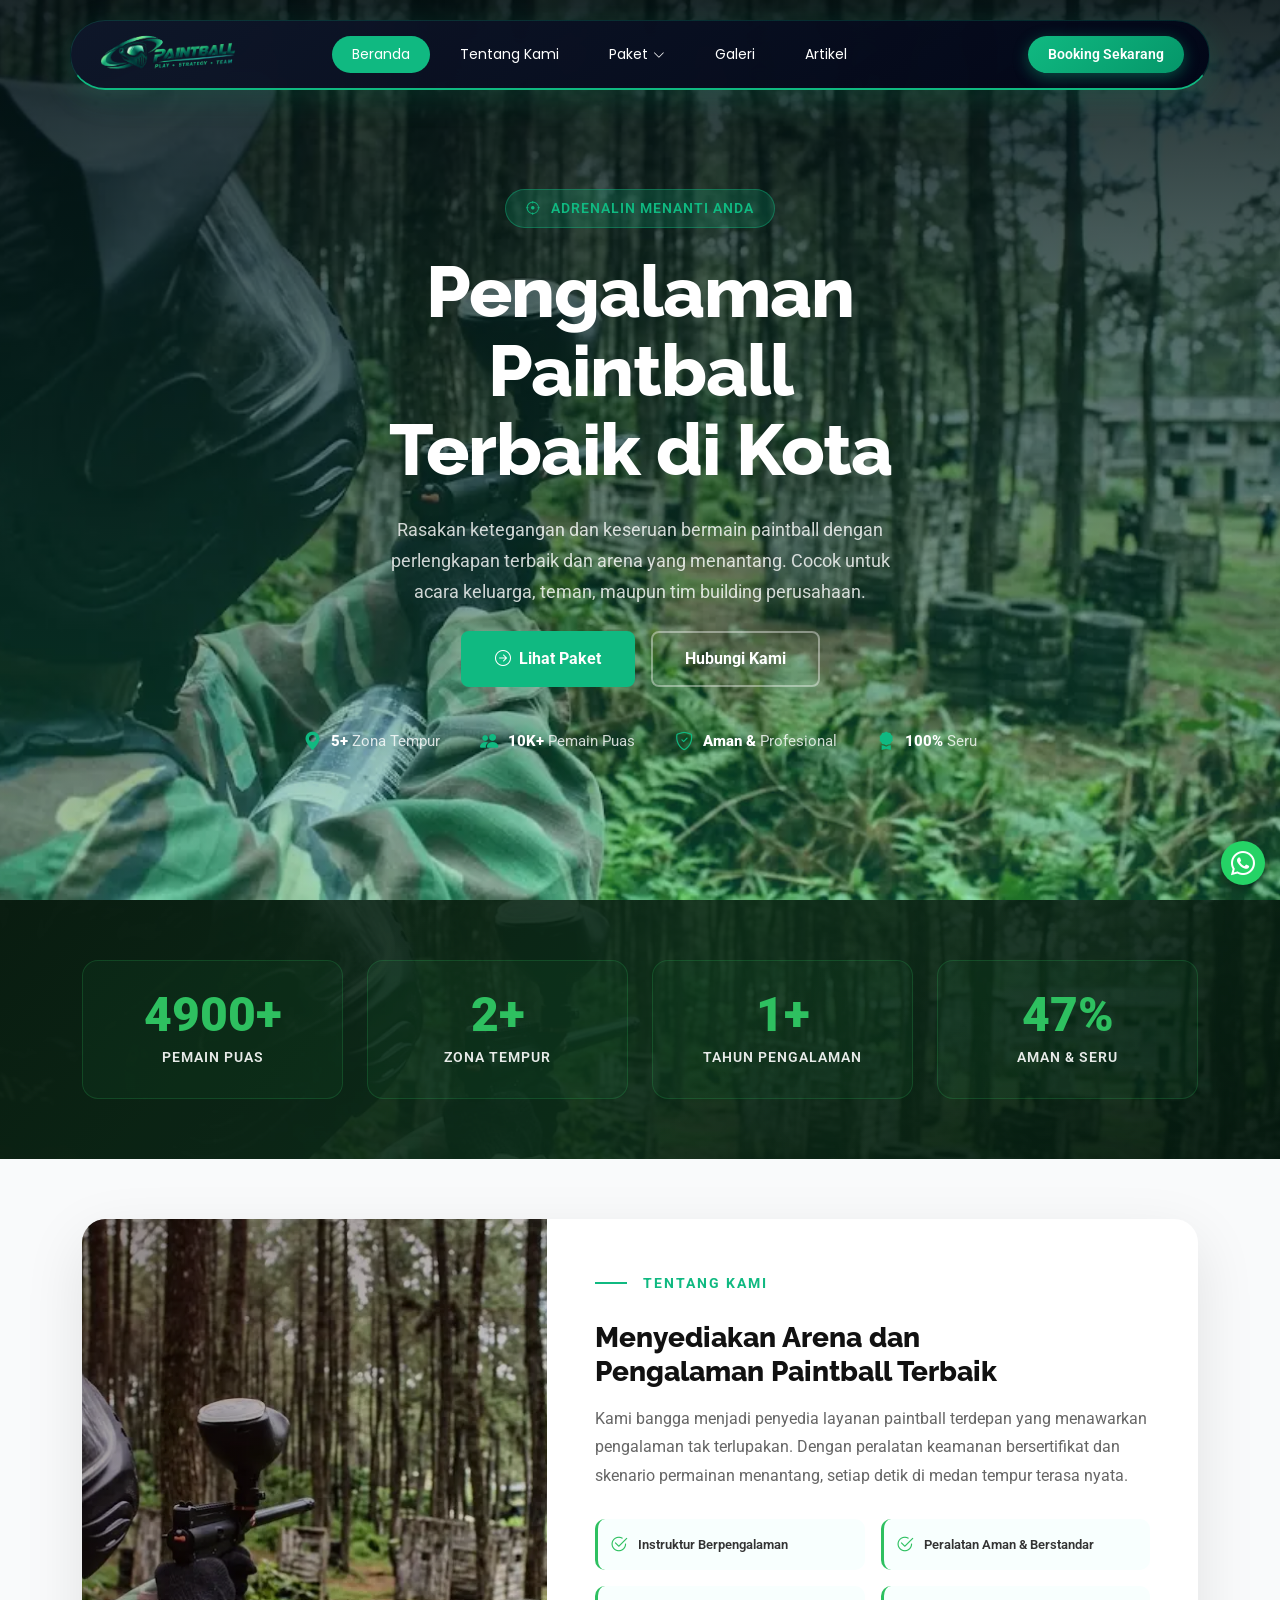
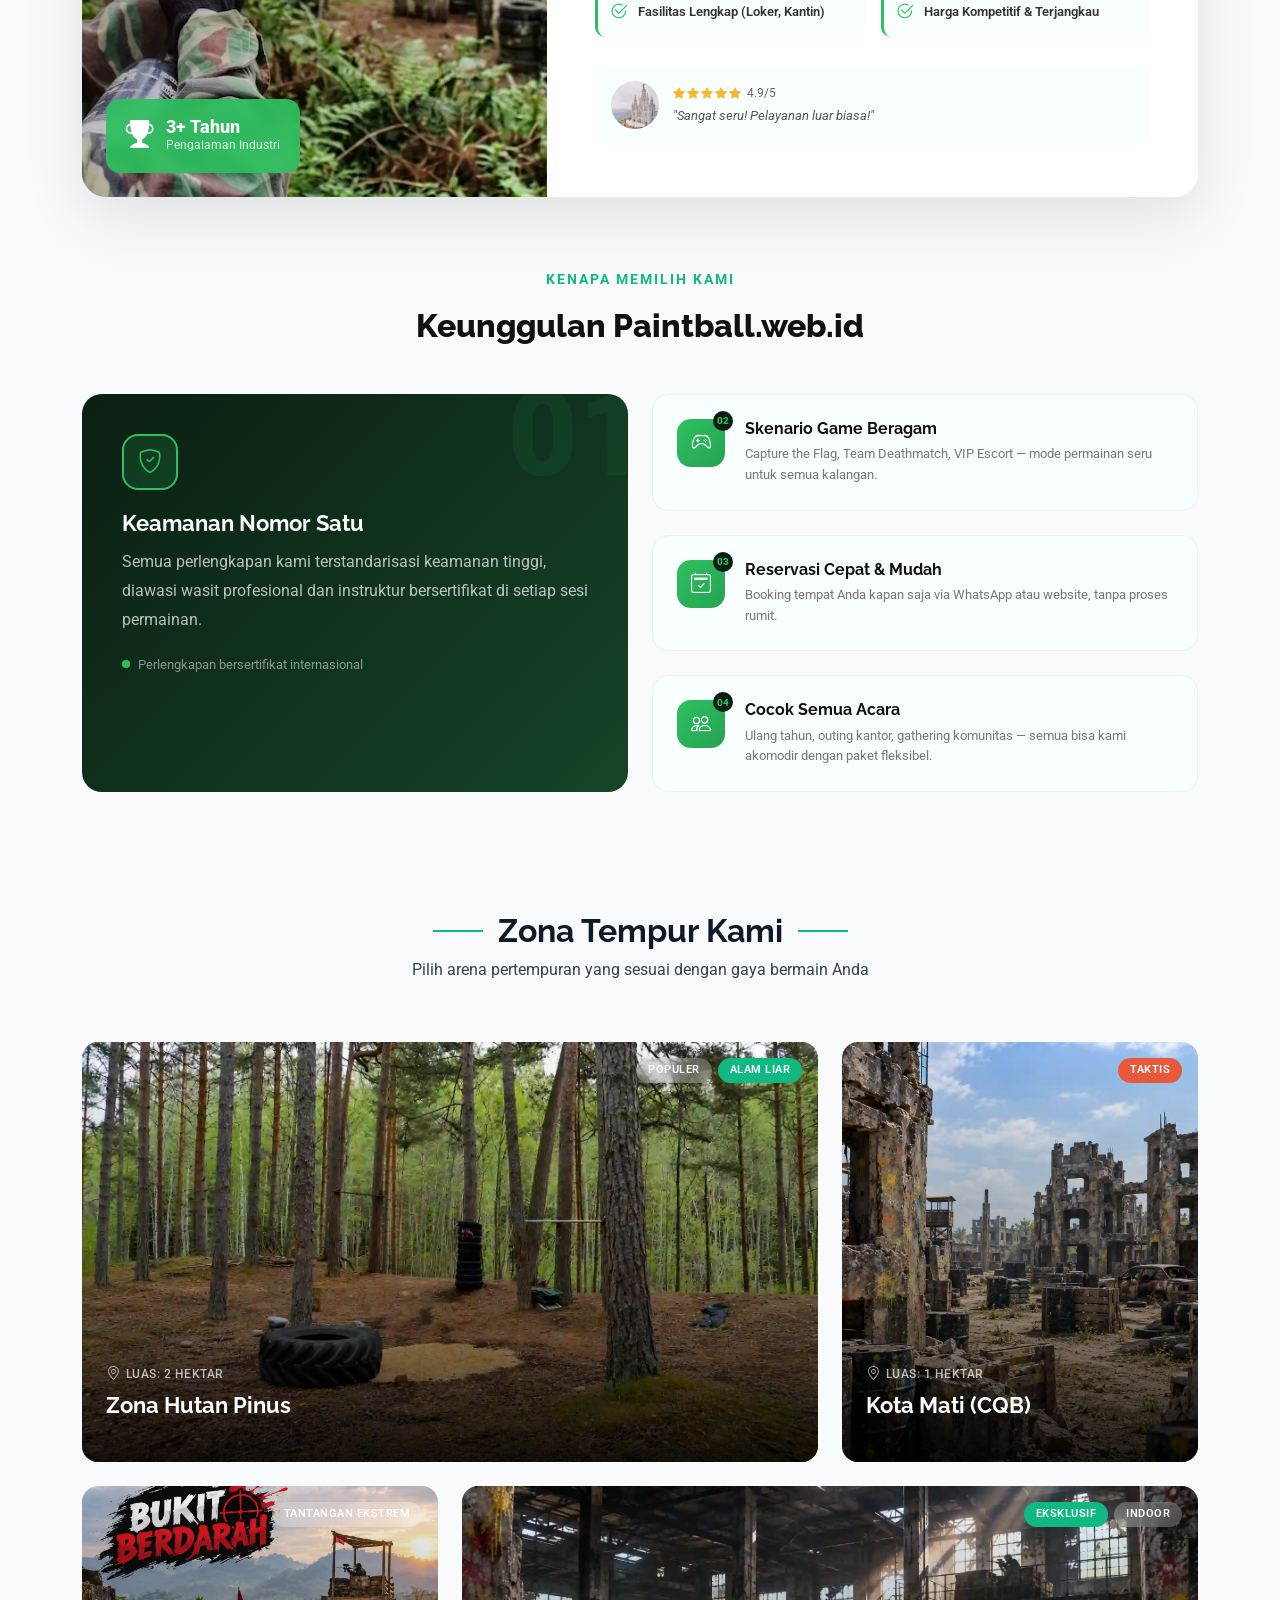
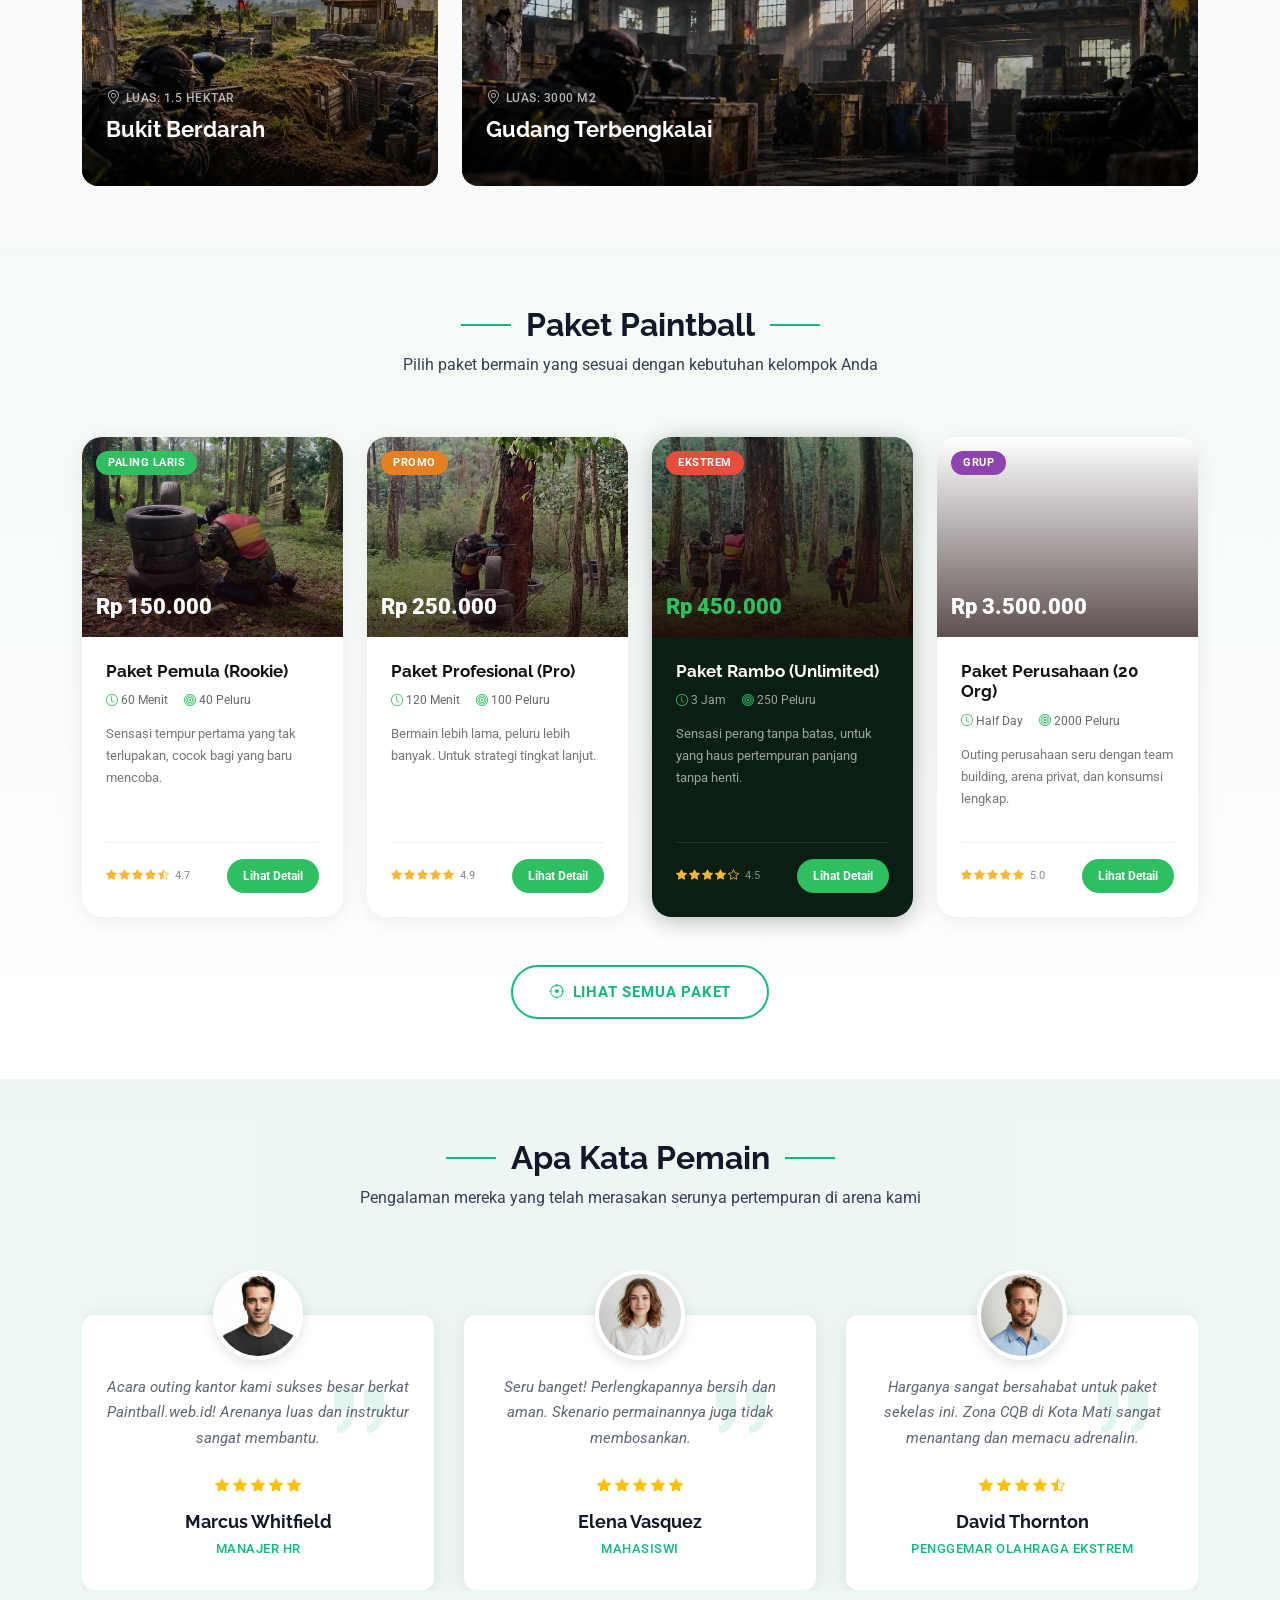
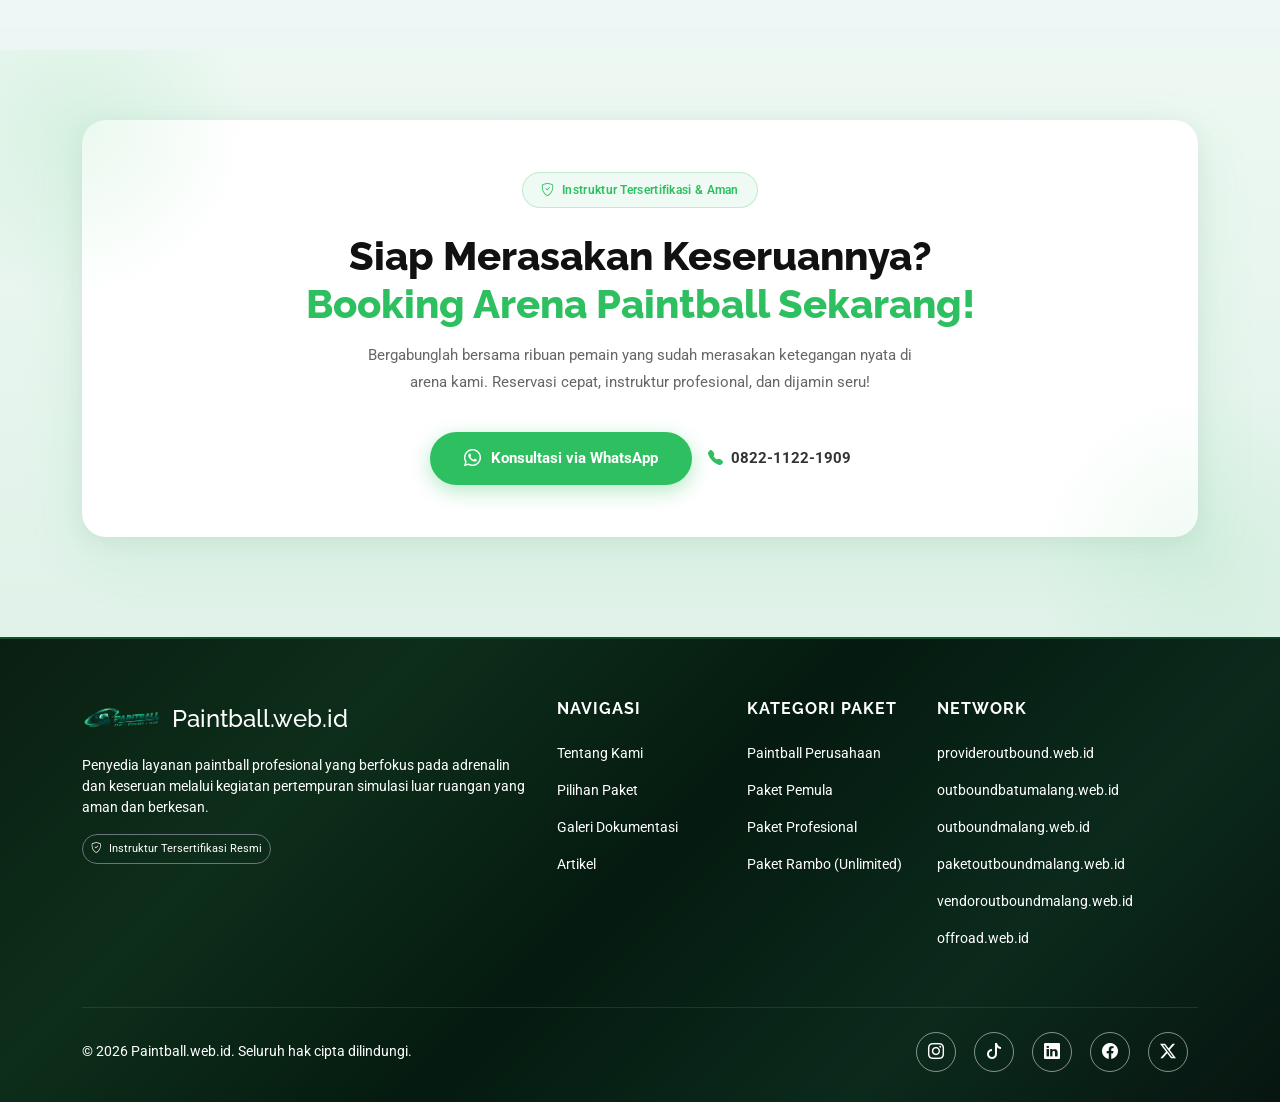
<file: index.html>
<!DOCTYPE html>
<html lang="id">

<head>

  <meta charset="utf-8">
  <meta content="width=device-width, initial-scale=1.0" name="viewport">
  <title>Paintball Terbaik - Adrenalin Menanti Anda</title>
  <meta name="description" content="Rasakan keseruan bermain paintball dengan perlengkapan terbaik dan arena menantang. Cocok untuk acara keluarga, teman, maupun tim building.">
  <meta name="keywords"
    content="paintball, paintball Batu Malang, paket paintball murah, arena paintball, sewa perlengkapan paintball, paintball indonesia, booking paintball">

  <!-- AEO & GEO Tags -->
  <meta name="publisher" content="Paintball Web ID">
  <meta name="author" content="Tim Paintball Web ID">
  <meta name="robots" content="index, follow, max-image-preview:large, max-snippet:-1, max-video-preview:-1">

  <!-- OpenGraph -->
  <meta property="og:title" content="Paintball Terbaik - Adrenalin Menanti Anda">
  <meta property="og:description" content="Rasakan keseruan bermain paintball dengan perlengkapan terbaik dan arena menantang. Cocok untuk acara keluarga, teman, maupun tim building.">
  <meta property="og:url" content="https://paintball.web.id/">
  <meta property="og:type" content="website">
  <meta property="og:image" content="https://paintball.web.id/assets/img/logo.png">
  <meta property="og:site_name" content="Paintball.web.id">

  <!-- Twitter Card -->
  <meta name="twitter:card" content="summary_large_image">
  <meta name="twitter:title" content="Paintball Terbaik - Adrenalin Menanti Anda">
  <meta name="twitter:description" content="Rasakan keseruan bermain paintball dengan perlengkapan terbaik dan arena menantang. Cocok untuk acara keluarga, teman, maupun tim building.">
  <meta name="twitter:image" content="https://paintball.web.id/assets/img/logo.png">

  <!-- Canonical -->
  <link rel="canonical" href="https://paintball.web.id/">

  <!-- Favicons -->
  <link href="assets/img/favicon.png" rel="icon">
  <link href="assets/img/apple-touch-icon.png" rel="apple-touch-icon">

  <!-- Performance Optimization (Pagespeed) -->
  <link rel="preconnect" href="https://fonts.googleapis.com">
  <link rel="preconnect" href="https://fonts.gstatic.com" crossorigin>
  <link rel="dns-prefetch" href="https://fonts.googleapis.com">

  <!-- Fonts -->
  <link
    href="https://fonts.googleapis.com/css2?family=Roboto:ital,wght@0,100;0,300;0,400;0,500;0,700;0,900;1,100;1,300;1,400;1,500;1,700;1,900&family=Poppins:ital,wght@0,100;0,200;0,300;0,400;0,500;0,600;0,700;0,800;0,900;1,100;1,200;1,300;1,400;1,500;1,600;1,700;1,800;1,900&family=Raleway:ital,wght@0,100;0,200;0,300;0,400;0,500;0,600;0,700;0,800;0,900;1,100;1,200;1,300;1,400;1,500;1,600;1,700;1,800;1,900&display=swap"
    rel="stylesheet">

  <!-- Vendor CSS Files -->
  <link href="assets/vendor/bootstrap/css/bootstrap.min.css" rel="stylesheet">
  <link href="assets/vendor/bootstrap-icons/bootstrap-icons.css" rel="stylesheet">
  <link href="assets/vendor/aos/aos.css" rel="stylesheet">
  <link href="assets/vendor/swiper/swiper-bundle.min.css" rel="stylesheet">
  <link href="assets/vendor/glightbox/css/glightbox.min.css" rel="stylesheet">

  <!-- Main CSS File -->
  <link href="assets/css/main.css" rel="stylesheet">

  <!-- Schema.org JSON-LD -->
  <script type="application/ld+json">
{
  "@context": "https://schema.org",
  "@graph": [
    {
      "@type": "SportsActivityLocation",
      "@id": "https://paintball.web.id/#sportsactivitylocation",
      "name": "Paintball Web ID",
      "description": "Arena bermain paintball terbaik dan terlengkap di Batu Malang dengan paket murah meriah.",
      "url": "https://paintball.web.id",
      "telephone": "+6281234567890",
      "address": {
        "@type": "PostalAddress",
        "streetAddress": "Jl. Arena Paintball No. 1",
        "addressLocality": "Batu Malang",
        "addressRegion": "DKI Batu Malang",
        "postalCode": "10000",
        "addressCountry": "ID"
      },
      "image": "https://paintball.web.id/assets/img/logo.png"
    },
    {
      "@type": "WebSite",
      "@id": "https://paintball.web.id/#website",
      "url": "https://paintball.web.id",
      "name": "Paintball Web ID",
      "publisher": {
        "@id": "https://paintball.web.id/#sportsactivitylocation"
      }
    }
  ]
}
  </script>

  <link rel="preload" as="image" href="assets/img/homepage/aksi-pemain-paintball-di-hutan-pinus.webp" fetchpriority="high">
</head>

<body class="index-page">

  <header id="header" class="header d-flex align-items-center fixed-top">
    <div
      class="header-container container-fluid container-xl position-relative d-flex align-items-center justify-content-between">

      <a href="/" class="logo d-flex align-items-center me-auto me-xl-0">
        <img src="assets/img/logo.png" alt="Logo Paintball">
      </a>

      <nav id="navmenu" class="navmenu">
        <ul>
          <li><a href="/" class="active">Beranda</a></li>
          <li><a href="about">Tentang Kami</a></li>
          <li class="dropdown"><a href="tours"><span>Paket</span> <i
                class="bi bi-chevron-down toggle-dropdown"></i></a>
            <ul>
              <li><a href="paket-pemula">Paket Pemula (Rookie)</a></li>
              <li><a href="paket-pro">Paket Profesional (Pro)</a></li>
              <li><a href="paket-rambo">Paket Rambo (Unlimited)</a></li>
              <li><a href="paket-perusahaan">Paket Perusahaan (20 Orang)</a></li>
            </ul>
          </li>
          <li><a href="gallery">Galeri</a></li>
          <li><a href="artikel">Artikel</a></li>
        </ul>
        <i class="mobile-nav-toggle d-xl-none bi bi-list" role="button" aria-label="Toggle navigation"></i>
      </nav>

      <a class="btn-getstarted" href="https://wa.me/6282211221909" target="_blank">Booking Sekarang</a>

    </div>
  </header>

  <main class="main">

    <!-- Hero Section -->
    <section id="travel-hero" class="travel-hero section dark-background">

      <div class="container" data-aos="fade-up" data-aos-delay="100">

        <div class="row justify-content-center text-center">
          <div class="col-lg-8">
            <div class="hero-content" data-aos="zoom-in" data-aos-delay="200">
              <span class="badge-tag"><i class="bi bi-crosshair"></i> Adrenalin Menanti Anda</span>
              <h1>Pengalaman Paintball<br>Terbaik di Kota</h1>
              <p>Rasakan ketegangan dan keseruan bermain paintball dengan perlengkapan terbaik dan arena yang menantang.
                Cocok untuk acara keluarga, teman, maupun tim building perusahaan.</p>
              <div class="d-flex justify-content-center gap-3 mt-4">
                <a href="https://wa.me/6282211221909" class="btn-explore" target="_blank"><i
                    class="bi bi-arrow-right-circle me-2"></i>Lihat Paket</a>
                <a href="https://wa.me/6282211221909" target="_blank" class="btn-browse">Hubungi Kami</a>
              </div>
            </div>
          </div>
        </div>

        <div class="row justify-content-center mt-4">
          <div class="col-xl-10 col-lg-12">
            <div class="stats-row" data-aos="fade-up" data-aos-delay="400">
              <div class="stat-item">
                <i class="bi bi-geo-alt-fill"></i>
                <span><strong>5+</strong> Zona Tempur</span>
              </div>
              <div class="stat-item">
                <i class="bi bi-people-fill"></i>
                <span><strong>10K+</strong> Pemain Puas</span>
              </div>
              <div class="stat-item">
                <i class="bi bi-shield-check"></i>
                <span><strong>Aman &</strong> Profesional</span>
              </div>
              <div class="stat-item">
                <i class="bi bi-award-fill"></i>
                <span><strong>100%</strong> Seru</span>
              </div>
            </div>
          </div>
        </div>

      </div>

    </section><!-- /Hero Section -->

    <!-- Stats Bar Section -->
    <section id="stats-bar"
      style="background: linear-gradient(135deg, #0a1f12 0%, #0d2e1a 50%, #051a10 100%); padding: 60px 0; position:relative; overflow:hidden;">
      <div
        style="position:absolute;top:0;left:0;right:0;bottom:0;background:url('assets/img/homepage/aksi-pemain-paintball-di-hutan-pinus.webp') center/cover no-repeat;opacity:0.08;">
      </div>
      <div class="container position-relative">
        <div class="row g-4 text-center">
          <div class="col-lg-3 col-md-6" data-aos="fade-up" data-aos-delay="100">
            <div
              style="padding:30px 20px;border:1px solid rgba(46,192,96,0.2);border-radius:16px;background:rgba(46,192,96,0.05);transition:all 0.3s;"
              onmouseenter="this.style.background='rgba(46,192,96,0.12)'"
              onmouseleave="this.style.background='rgba(46,192,96,0.05)'">
              <div style="font-size:48px;font-weight:900;color:#2ec060;line-height:1;margin-bottom:8px;"><span
                  class="purecounter" data-purecounter-start="0" data-purecounter-end="10000"
                  data-purecounter-duration="2">0</span>+</div>
              <div
                style="color:rgba(255,255,255,0.9);font-weight:600;font-size:14px;letter-spacing:1px;text-transform:uppercase;">
                Pemain Puas</div>
            </div>
          </div>
          <div class="col-lg-3 col-md-6" data-aos="fade-up" data-aos-delay="200">
            <div
              style="padding:30px 20px;border:1px solid rgba(46,192,96,0.2);border-radius:16px;background:rgba(46,192,96,0.05);transition:all 0.3s;"
              onmouseenter="this.style.background='rgba(46,192,96,0.12)'"
              onmouseleave="this.style.background='rgba(46,192,96,0.05)'">
              <div style="font-size:48px;font-weight:900;color:#2ec060;line-height:1;margin-bottom:8px;"><span
                  class="purecounter" data-purecounter-start="0" data-purecounter-end="5"
                  data-purecounter-duration="2">0</span>+</div>
              <div
                style="color:rgba(255,255,255,0.9);font-weight:600;font-size:14px;letter-spacing:1px;text-transform:uppercase;">
                Zona Tempur</div>
            </div>
          </div>
          <div class="col-lg-3 col-md-6" data-aos="fade-up" data-aos-delay="300">
            <div
              style="padding:30px 20px;border:1px solid rgba(46,192,96,0.2);border-radius:16px;background:rgba(46,192,96,0.05);transition:all 0.3s;"
              onmouseenter="this.style.background='rgba(46,192,96,0.12)'"
              onmouseleave="this.style.background='rgba(46,192,96,0.05)'">
              <div style="font-size:48px;font-weight:900;color:#2ec060;line-height:1;margin-bottom:8px;"><span
                  class="purecounter" data-purecounter-start="0" data-purecounter-end="3"
                  data-purecounter-duration="2">0</span>+</div>
              <div
                style="color:rgba(255,255,255,0.9);font-weight:600;font-size:14px;letter-spacing:1px;text-transform:uppercase;">
                Tahun Pengalaman</div>
            </div>
          </div>
          <div class="col-lg-3 col-md-6" data-aos="fade-up" data-aos-delay="400">
            <div
              style="padding:30px 20px;border:1px solid rgba(46,192,96,0.2);border-radius:16px;background:rgba(46,192,96,0.05);transition:all 0.3s;"
              onmouseenter="this.style.background='rgba(46,192,96,0.12)'"
              onmouseleave="this.style.background='rgba(46,192,96,0.05)'">
              <div style="font-size:48px;font-weight:900;color:#2ec060;line-height:1;margin-bottom:8px;"><span
                  class="purecounter" data-purecounter-start="0" data-purecounter-end="100"
                  data-purecounter-duration="2">0</span>%</div>
              <div
                style="color:rgba(255,255,255,0.9);font-weight:600;font-size:14px;letter-spacing:1px;text-transform:uppercase;">
                Aman & Seru</div>
            </div>
          </div>
        </div>
      </div>
    </section><!-- /Stats Bar -->

    <!-- Why Us Section -->
    <section id="why-us" class="why-us section">

      <div class="container" data-aos="fade-up" data-aos-delay="100">

        <!-- About Area: Asymmetric Layout -->
        <div class="row g-0 align-items-stretch mb-5"
          style="border-radius:24px;overflow:hidden;box-shadow:0 20px 60px rgba(0,0,0,0.10);">
          <!-- Image Side -->
          <div class="col-lg-5" data-aos="fade-right" data-aos-delay="200" style="min-height:480px;position:relative;">
            <img loading="lazy" decoding="async" src="assets/img/homepage/aksi-pemain-paintball-di-hutan-pinus.webp" alt="Arena Paintball"
              style="width:100%;height:100%;object-fit:cover;display:block;">
            <div style="position:absolute;inset:0;background:linear-gradient(135deg,rgba(26,5,5,0.5),transparent);">
            </div>
            <div
              style="position:absolute;bottom:24px;left:24px;background:rgba(46,192,96,0.92);backdrop-filter:blur(8px);border-radius:14px;padding:16px 20px;display:flex;align-items:center;gap:12px;">
              <i class="bi bi-trophy-fill" style="font-size:28px;color:#fff;"></i>
              <div>
                <div style="color:#fff;font-weight:800;font-size:18px;line-height:1;">3+ Tahun</div>
                <div style="color:rgba(255,255,255,0.85);font-size:12px;">Pengalaman Industri</div>
              </div>
            </div>
          </div>
          <!-- Content Side -->
          <div class="col-lg-7" data-aos="fade-left" data-aos-delay="300" style="background:#fff;padding:52px 48px;">
            <span class="label-tag">Tentang Kami</span>
            <h3 style="font-size:28px;font-weight:800;color:#111;margin:12px 0 16px;">Menyediakan Arena
              dan<br>Pengalaman Paintball Terbaik</h3>
            <p style="color:#666;line-height:1.8;margin-bottom:28px;">Kami bangga menjadi penyedia layanan paintball
              terdepan yang menawarkan pengalaman tak terlupakan. Dengan peralatan keamanan bersertifikat dan skenario
              permainan menantang, setiap detik di medan tempur terasa nyata.</p>
            <div class="row g-3 mb-32">
              <div class="col-sm-6">
                <div
                  style="display:flex;align-items:center;gap:10px;padding:12px;background:#f8fffe;border-radius:10px;border-left:3px solid #2ec060;">
                  <i class="bi bi-check2-circle" style="color:#2ec060;font-size:18px;"></i>
                  <span style="font-size:13px;font-weight:600;color:#333;">Instruktur Berpengalaman</span>
                </div>
              </div>
              <div class="col-sm-6">
                <div
                  style="display:flex;align-items:center;gap:10px;padding:12px;background:#f8fffe;border-radius:10px;border-left:3px solid #2ec060;">
                  <i class="bi bi-check2-circle" style="color:#2ec060;font-size:18px;"></i>
                  <span style="font-size:13px;font-weight:600;color:#333;">Peralatan Aman & Berstandar</span>
                </div>
              </div>
              <div class="col-sm-6">
                <div
                  style="display:flex;align-items:center;gap:10px;padding:12px;background:#f8fffe;border-radius:10px;border-left:3px solid #2ec060;">
                  <i class="bi bi-check2-circle" style="color:#2ec060;font-size:18px;"></i>
                  <span style="font-size:13px;font-weight:600;color:#333;">Fasilitas Lengkap (Loker, Kantin)</span>
                </div>
              </div>
              <div class="col-sm-6">
                <div
                  style="display:flex;align-items:center;gap:10px;padding:12px;background:#f8fffe;border-radius:10px;border-left:3px solid #2ec060;">
                  <i class="bi bi-check2-circle" style="color:#2ec060;font-size:18px;"></i>
                  <span style="font-size:13px;font-weight:600;color:#333;">Harga Kompetitif & Terjangkau</span>
                </div>
              </div>
            </div>
            <div
              style="display:flex;align-items:center;gap:14px;margin-top:28px;padding:16px;background:#f8fffe;border-radius:12px;">
              <img loading="lazy" decoding="async" src="assets/img/travel/misc-square-14.webp" alt=""
                style="width:48px;height:48px;border-radius:50%;object-fit:cover;">
              <div>
                <div style="display:flex;gap:2px;margin-bottom:4px;">
                  <i class="bi bi-star-fill" style="color:#f7b731;font-size:12px;"></i>
                  <i class="bi bi-star-fill" style="color:#f7b731;font-size:12px;"></i>
                  <i class="bi bi-star-fill" style="color:#f7b731;font-size:12px;"></i>
                  <i class="bi bi-star-fill" style="color:#f7b731;font-size:12px;"></i>
                  <i class="bi bi-star-fill" style="color:#f7b731;font-size:12px;"></i>
                  <span style="font-size:12px;color:#666;margin-left:4px;">4.9/5</span>
                </div>
                <p style="font-size:13px;color:#555;margin:0;font-style:italic;">"Sangat seru! Pelayanan luar biasa!"
                </p>
              </div>
            </div>
          </div>
        </div><!-- End About Area -->

        <!-- Keunggulan: Numbered Steps Layout -->
        <div style="margin-top:70px;">
          <div class="text-center mb-5" data-aos="fade-up">
            <span class="label-tag-center">Kenapa Memilih Kami</span>
            <h3 style="font-size:32px;font-weight:800;color:#111;margin-top:10px;">Keunggulan Paintball.web.id</h3>
          </div>
          <div class="row g-4">
            <!-- Big Feature Left -->
            <div class="col-lg-6" data-aos="fade-right" data-aos-delay="100">
              <div
                style="background:linear-gradient(135deg,#0a1f12,#154527);border-radius:20px;padding:40px;height:100%;position:relative;overflow:hidden;">
                <div
                  style="position:absolute;top:-20px;right:-20px;font-size:120px;font-weight:900;color:rgba(46,192,96,0.08);line-height:1;">
                  01</div>
                <div
                  style="width:56px;height:56px;background:rgba(46,192,96,0.15);border:2px solid #2ec060;border-radius:16px;display:flex;align-items:center;justify-content:center;margin-bottom:20px;">
                  <i class="bi bi-shield-check" style="font-size:24px;color:#2ec060;"></i>
                </div>
                <h3 style="color:#fff;font-size:22px;font-weight:700;margin-bottom:12px;">Keamanan Nomor Satu</h3>
                <p style="color:rgba(255,255,255,0.7);line-height:1.8;">Semua perlengkapan kami terstandarisasi keamanan
                  tinggi, diawasi wasit profesional dan instruktur bersertifikat di setiap sesi permainan.</p>
                <div style="margin-top:20px;display:flex;align-items:center;gap:8px;">
                  <span style="width:8px;height:8px;background:#2ec060;border-radius:50%;display:inline-block;"></span>
                  <span style="color:rgba(255,255,255,0.5);font-size:13px;">Perlengkapan bersertifikat
                    internasional</span>
                </div>
              </div>
            </div>
            <!-- 3 small features right -->
            <div class="col-lg-6">
              <div class="row g-4 h-100">
                <div class="col-12" data-aos="fade-left" data-aos-delay="150">
                  <div
                    style="background:#f8fffe;border:1px solid #e8f5ee;border-radius:16px;padding:24px;display:flex;gap:20px;align-items:flex-start;transition:all 0.3s;"
                    onmouseenter="this.style.background='#edfbf3';this.style.transform='translateX(4px)'"
                    onmouseleave="this.style.background='#f8fffe';this.style.transform='translateX(0)'">
                    <div style="position:relative;flex-shrink:0;">
                      <div
                        style="width:48px;height:48px;background:linear-gradient(135deg,#2ec060,#25a352);border-radius:14px;display:flex;align-items:center;justify-content:center;">
                        <i class="bi bi-controller" style="color:#fff;font-size:20px;"></i>
                      </div>
                      <span
                        style="position:absolute;top:-8px;right:-8px;background:#0a1f12;color:#2ec060;font-size:10px;font-weight:800;width:20px;height:20px;border-radius:50%;display:flex;align-items:center;justify-content:center;">02</span>
                    </div>
                    <div>
                      <h3 style="font-size:16px;font-weight:700;color:#111;margin-bottom:6px;">Skenario Game Beragam
                      </h3>
                      <p style="color:#777;font-size:13px;margin:0;line-height:1.6;">Capture the Flag, Team Deathmatch,
                        VIP Escort — mode permainan seru untuk semua kalangan.</p>
                    </div>
                  </div>
                </div>
                <div class="col-12" data-aos="fade-left" data-aos-delay="250">
                  <div
                    style="background:#f8fffe;border:1px solid #e8f5ee;border-radius:16px;padding:24px;display:flex;gap:20px;align-items:flex-start;transition:all 0.3s;"
                    onmouseenter="this.style.background='#edfbf3';this.style.transform='translateX(4px)'"
                    onmouseleave="this.style.background='#f8fffe';this.style.transform='translateX(0)'">
                    <div style="position:relative;flex-shrink:0;">
                      <div
                        style="width:48px;height:48px;background:linear-gradient(135deg,#2ec060,#25a352);border-radius:14px;display:flex;align-items:center;justify-content:center;">
                        <i class="bi bi-calendar2-check" style="color:#fff;font-size:20px;"></i>
                      </div>
                      <span
                        style="position:absolute;top:-8px;right:-8px;background:#0a1f12;color:#2ec060;font-size:10px;font-weight:800;width:20px;height:20px;border-radius:50%;display:flex;align-items:center;justify-content:center;">03</span>
                    </div>
                    <div>
                      <h3 style="font-size:16px;font-weight:700;color:#111;margin-bottom:6px;">Reservasi Cepat & Mudah
                      </h3>
                      <p style="color:#777;font-size:13px;margin:0;line-height:1.6;">Booking tempat Anda kapan saja via
                        WhatsApp atau website, tanpa proses rumit.</p>
                    </div>
                  </div>
                </div>
                <div class="col-12" data-aos="fade-left" data-aos-delay="350">
                  <div
                    style="background:#f8fffe;border:1px solid #e8f5ee;border-radius:16px;padding:24px;display:flex;gap:20px;align-items:flex-start;transition:all 0.3s;"
                    onmouseenter="this.style.background='#edfbf3';this.style.transform='translateX(4px)'"
                    onmouseleave="this.style.background='#f8fffe';this.style.transform='translateX(0)'">
                    <div style="position:relative;flex-shrink:0;">
                      <div
                        style="width:48px;height:48px;background:linear-gradient(135deg,#2ec060,#25a352);border-radius:14px;display:flex;align-items:center;justify-content:center;">
                        <i class="bi bi-people" style="color:#fff;font-size:20px;"></i>
                      </div>
                      <span
                        style="position:absolute;top:-8px;right:-8px;background:#0a1f12;color:#2ec060;font-size:10px;font-weight:800;width:20px;height:20px;border-radius:50%;display:flex;align-items:center;justify-content:center;">04</span>
                    </div>
                    <div>
                      <h3 style="font-size:16px;font-weight:700;color:#111;margin-bottom:6px;">Cocok Semua Acara</h3>
                      <p style="color:#777;font-size:13px;margin:0;line-height:1.6;">Ulang tahun, outing kantor,
                        gathering komunitas — semua bisa kami akomodir dengan paket fleksibel.</p>
                    </div>
                  </div>
                </div>
              </div>
            </div>
          </div>
        </div><!-- End Keunggulan -->

      </div>

    </section><!-- /Why Us Section -->

    <!-- Zona Tempur Section -->
    <section id="featured-destinations" class="featured-destinations section">

      <!-- Section Title -->
      <div class="container section-title" data-aos="fade-up">
        <h2>Zona Tempur Kami</h2>
        <p>Pilih arena pertempuran yang sesuai dengan gaya bermain Anda</p>
      </div><!-- End Section Title -->

      <div class="container" data-aos="fade-up" data-aos-delay="100">

        <div class="row g-4">

          <div class="col-lg-8 col-md-7" data-aos="zoom-in" data-aos-delay="150">
            <div class="spot-card spot-featured">
              <img src="assets/img/homepage/arena-paintball-hutan-pinus.webp" alt="Hutan Pinus" class="img-fluid"
                loading="lazy">
              <div class="spot-gradient"></div>
              <div class="spot-tags">
                <span class="tag-pill">Populer</span>
                <span class="tag-pill vibrant">Alam Liar</span>
              </div>
              <div class="spot-details">
                <span class="trip-count"><i class="bi bi-geo-alt"></i> Luas: 2 Hektar</span>
                <h3>Zona Hutan Pinus</h3>
                <p>Arena luas di tengah rimbunnya hutan pinus dengan banyak rintangan alami untuk strategi penyergapan.
                </p>
              </div>
            </div>
          </div><!-- End Spot Card -->

          <div class="col-lg-4 col-md-5" data-aos="zoom-in" data-aos-delay="250">
            <div class="spot-card spot-featured">
              <img src="assets/img/homepage/arena-paintball-reruntuhan.webp" alt="Kota Mati" class="img-fluid"
                loading="lazy">
              <div class="spot-gradient"></div>
              <div class="spot-tags">
                <span class="tag-pill special">Taktis</span>
              </div>
              <div class="spot-details">
                <span class="trip-count"><i class="bi bi-geo-alt"></i> Luas: 1 Hektar</span>
                <h3>Kota Mati (CQB)</h3>
                <p>Pertempuran jarak dekat (Close Quarters Battle) di area yang didesain menyerupai reruntuhan kota.</p>
              </div>
            </div>
          </div><!-- End Spot Card -->

          <div class="col-lg-4 col-md-5" data-aos="fade-up" data-aos-delay="200">
            <div class="spot-card">
              <img src="assets/img/homepage/arena-paintball-bukit-berdarah.webp" alt="Bukit Pasir" class="img-fluid"
                loading="lazy">
              <div class="spot-gradient"></div>
              <div class="spot-tags">
                <span class="tag-pill">Tantangan Ekstrem</span>
              </div>
              <div class="spot-details">
                <span class="trip-count"><i class="bi bi-geo-alt"></i> Luas: 1.5 Hektar</span>
                <h3>Bukit Berdarah</h3>
                <p>Tantangan menembak dari dataran tinggi dan parit-parit buatan untuk perlindungan.</p>
              </div>
            </div>
          </div><!-- End Spot Card -->

          <div class="col-lg-8 col-md-7" data-aos="fade-up" data-aos-delay="300">
            <div class="spot-card">
              <img src="assets/img/homepage/arena-paintball-gudang-bekas.webp" alt="Gudang Terbengkalai"
                class="img-fluid" loading="lazy">
              <div class="spot-gradient"></div>
              <div class="spot-tags">
                <span class="tag-pill vibrant">Eksklusif</span>
                <span class="tag-pill">Indoor</span>
              </div>
              <div class="spot-details">
                <span class="trip-count"><i class="bi bi-geo-alt"></i> Luas: 3000 m2</span>
                <h3>Gudang Terbengkalai</h3>
                <p>Bermain di dalam ruangan dengan intensitas tinggi tanpa perlu khawatir cuaca buruk.</p>
              </div>
            </div>
          </div><!-- End Spot Card -->

        </div>



      </div>

    </section><!-- /Zona Tempur Section -->

    <!-- Paket Paintball Section -->
    <section id="featured-tours" class="featured-tours section"
      style="background:linear-gradient(180deg,#f4faf6 0%,#fff 100%);">

      <!-- Section Title -->
      <div class="container section-title" data-aos="fade-up">
        <h2>Paket Paintball</h2>
        <p>Pilih paket bermain yang sesuai dengan kebutuhan kelompok Anda</p>
      </div><!-- End Section Title -->

      <div class="container" data-aos="fade-up" data-aos-delay="100">

        <!-- Card Grid: 4 vertikal premium -->
        <div class="row g-4">

          <!-- Paket Pemula -->
          <div class="col-lg-3 col-md-6" data-aos="fade-up" data-aos-delay="100">
            <div
              style="border-radius:20px;overflow:hidden;background:#fff;box-shadow:0 4px 24px rgba(0,0,0,0.08);height:100%;display:flex;flex-direction:column;transition:all 0.3s;"
              onmouseenter="this.style.transform='translateY(-8px)';this.style.boxShadow='0 16px 48px rgba(0,0,0,0.15)'"
              onmouseleave="this.style.transform='translateY(0)';this.style.boxShadow='0 4px 24px rgba(0,0,0,0.08)'">
              <div style="position:relative;height:200px;overflow:hidden;">
                <img loading="lazy" decoding="async" src="assets/img/paket/aksi-paintball-hutan.webp" alt="Paket Pemula"
                  style="width:100%;height:100%;object-fit:cover;transition:transform 0.5s;"
                  onmouseenter="this.style.transform='scale(1.08)'" onmouseleave="this.style.transform='scale(1)'">
                <div style="position:absolute;inset:0;background:linear-gradient(to top,rgba(26,5,5,0.7),transparent);">
                </div>
                <span
                  style="position:absolute;top:14px;left:14px;background:#2ec060;color:#fff;font-size:11px;font-weight:700;padding:4px 12px;border-radius:20px;letter-spacing:0.5px;">PALING
                  LARIS</span>
                <div style="position:absolute;bottom:14px;left:14px;color:#fff;font-size:22px;font-weight:900;">Rp
                  150.000</div>
              </div>
              <div style="padding:24px;flex:1;display:flex;flex-direction:column;">
                <h3 style="font-size:17px;font-weight:700;color:#111;margin-bottom:10px;">Paket Pemula (Rookie)</h3>
                <div style="display:flex;gap:16px;margin-bottom:14px;">
                  <span style="font-size:12px;color:#666;"><i class="bi bi-clock" style="color:#2ec060;"></i> 60
                    Menit</span>
                  <span style="font-size:12px;color:#666;"><i class="bi bi-bullseye" style="color:#2ec060;"></i> 40
                    Peluru</span>
                </div>
                <p style="font-size:13px;color:#777;line-height:1.7;flex:1;">Sensasi tempur pertama yang tak terlupakan,
                  cocok bagi yang baru mencoba.</p>
                <div
                  style="display:flex;justify-content:space-between;align-items:center;margin-top:16px;padding-top:16px;border-top:1px solid #f0f0f0;">
                  <div style="display:flex;gap:2px;">
                    <i class="bi bi-star-fill" style="color:#f7b731;font-size:11px;"></i><i class="bi bi-star-fill"
                      style="color:#f7b731;font-size:11px;"></i><i class="bi bi-star-fill"
                      style="color:#f7b731;font-size:11px;"></i><i class="bi bi-star-fill"
                      style="color:#f7b731;font-size:11px;"></i><i class="bi bi-star-half"
                      style="color:#f7b731;font-size:11px;"></i>
                    <span style="font-size:11px;color:#888;margin-left:4px;">4.7</span>
                  </div>
                  <a href="paket-pemula"
                    style="background:#2ec060;color:#fff;padding:8px 16px;border-radius:20px;font-size:12px;font-weight:700;text-decoration:none;transition:background 0.2s;"
                    onmouseenter="this.style.background='#25a352'" onmouseleave="this.style.background='#2ec060'">Lihat
                    Detail</a>
                </div>
              </div>
            </div>
          </div>

          <!-- Paket Pro -->
          <div class="col-lg-3 col-md-6" data-aos="fade-up" data-aos-delay="200">
            <div
              style="border-radius:20px;overflow:hidden;background:#fff;box-shadow:0 4px 24px rgba(0,0,0,0.08);height:100%;display:flex;flex-direction:column;transition:all 0.3s;"
              onmouseenter="this.style.transform='translateY(-8px)';this.style.boxShadow='0 16px 48px rgba(0,0,0,0.15)'"
              onmouseleave="this.style.transform='translateY(0)';this.style.boxShadow='0 4px 24px rgba(0,0,0,0.08)'">
              <div style="position:relative;height:200px;overflow:hidden;">
                <img loading="lazy" decoding="async" src="assets/img/paket/prajurit-paintball-hutan.webp" alt="Paket Pro"
                  style="width:100%;height:100%;object-fit:cover;transition:transform 0.5s;"
                  onmouseenter="this.style.transform='scale(1.08)'" onmouseleave="this.style.transform='scale(1)'">
                <div style="position:absolute;inset:0;background:linear-gradient(to top,rgba(26,5,5,0.7),transparent);">
                </div>
                <span
                  style="position:absolute;top:14px;left:14px;background:#e67e22;color:#fff;font-size:11px;font-weight:700;padding:4px 12px;border-radius:20px;letter-spacing:0.5px;">PROMO</span>
                <div style="position:absolute;bottom:14px;left:14px;color:#fff;font-size:22px;font-weight:900;">Rp
                  250.000</div>
              </div>
              <div style="padding:24px;flex:1;display:flex;flex-direction:column;">
                <h3 style="font-size:17px;font-weight:700;color:#111;margin-bottom:10px;">Paket Profesional (Pro)</h3>
                <div style="display:flex;gap:16px;margin-bottom:14px;">
                  <span style="font-size:12px;color:#666;"><i class="bi bi-clock" style="color:#2ec060;"></i> 120
                    Menit</span>
                  <span style="font-size:12px;color:#666;"><i class="bi bi-bullseye" style="color:#2ec060;"></i> 100
                    Peluru</span>
                </div>
                <p style="font-size:13px;color:#777;line-height:1.7;flex:1;">Bermain lebih lama, peluru lebih banyak.
                  Untuk strategi tingkat lanjut.</p>
                <div
                  style="display:flex;justify-content:space-between;align-items:center;margin-top:16px;padding-top:16px;border-top:1px solid #f0f0f0;">
                  <div style="display:flex;gap:2px;">
                    <i class="bi bi-star-fill" style="color:#f7b731;font-size:11px;"></i><i class="bi bi-star-fill"
                      style="color:#f7b731;font-size:11px;"></i><i class="bi bi-star-fill"
                      style="color:#f7b731;font-size:11px;"></i><i class="bi bi-star-fill"
                      style="color:#f7b731;font-size:11px;"></i><i class="bi bi-star-fill"
                      style="color:#f7b731;font-size:11px;"></i>
                    <span style="font-size:11px;color:#888;margin-left:4px;">4.9</span>
                  </div>
                  <a href="paket-pro"
                    style="background:#2ec060;color:#fff;padding:8px 16px;border-radius:20px;font-size:12px;font-weight:700;text-decoration:none;transition:background 0.2s;"
                    onmouseenter="this.style.background='#25a352'" onmouseleave="this.style.background='#2ec060'">Lihat
                    Detail</a>
                </div>
              </div>
            </div>
          </div>

          <!-- Paket Rambo -->
          <div class="col-lg-3 col-md-6" data-aos="fade-up" data-aos-delay="300">
            <div
              style="border-radius:20px;overflow:hidden;background:#0a1f12;box-shadow:0 4px 24px rgba(10,31,18,0.3);height:100%;display:flex;flex-direction:column;transition:all 0.3s;"
              onmouseenter="this.style.transform='translateY(-8px)';this.style.boxShadow='0 16px 48px rgba(10,31,18,0.4)'"
              onmouseleave="this.style.transform='translateY(0)';this.style.boxShadow='0 4px 24px rgba(10,31,18,0.3)'">
              <div style="position:relative;height:200px;overflow:hidden;">
                <img loading="lazy" decoding="async" src="assets/img/paket/pemain-paintball-beraksi.webp" alt="Paket Rambo"
                  style="width:100%;height:100%;object-fit:cover;transition:transform 0.5s;opacity:0.7;"
                  onmouseenter="this.style.transform='scale(1.08)'" onmouseleave="this.style.transform='scale(1)'">
                <div style="position:absolute;inset:0;background:linear-gradient(to top,rgba(26,5,5,0.9),transparent);">
                </div>
                <span
                  style="position:absolute;top:14px;left:14px;background:#e74c3c;color:#fff;font-size:11px;font-weight:700;padding:4px 12px;border-radius:20px;letter-spacing:0.5px;">EKSTREM</span>
                <div style="position:absolute;bottom:14px;left:14px;color:#2ec060;font-size:22px;font-weight:900;">Rp
                  450.000</div>
              </div>
              <div style="padding:24px;flex:1;display:flex;flex-direction:column;">
                <h3 style="font-size:17px;font-weight:700;color:#fff;margin-bottom:10px;">Paket Rambo (Unlimited)</h3>
                <div style="display:flex;gap:16px;margin-bottom:14px;">
                  <span style="font-size:12px;color:rgba(255,255,255,0.6);"><i class="bi bi-clock"
                      style="color:#2ec060;"></i> 3 Jam</span>
                  <span style="font-size:12px;color:rgba(255,255,255,0.6);"><i class="bi bi-bullseye"
                      style="color:#2ec060;"></i> 250 Peluru</span>
                </div>
                <p style="font-size:13px;color:rgba(255,255,255,0.6);line-height:1.7;flex:1;">Sensasi perang tanpa
                  batas, untuk yang haus pertempuran panjang tanpa henti.</p>
                <div
                  style="display:flex;justify-content:space-between;align-items:center;margin-top:16px;padding-top:16px;border-top:1px solid rgba(255,255,255,0.1);">
                  <div style="display:flex;gap:2px;">
                    <i class="bi bi-star-fill" style="color:#f7b731;font-size:11px;"></i><i class="bi bi-star-fill"
                      style="color:#f7b731;font-size:11px;"></i><i class="bi bi-star-fill"
                      style="color:#f7b731;font-size:11px;"></i><i class="bi bi-star-fill"
                      style="color:#f7b731;font-size:11px;"></i><i class="bi bi-star"
                      style="color:#f7b731;font-size:11px;"></i>
                    <span style="font-size:11px;color:rgba(255,255,255,0.5);margin-left:4px;">4.5</span>
                  </div>
                  <a href="paket-rambo"
                    style="background:#2ec060;color:#fff;padding:8px 16px;border-radius:20px;font-size:12px;font-weight:700;text-decoration:none;transition:background 0.2s;"
                    onmouseenter="this.style.background='#25a352'" onmouseleave="this.style.background='#2ec060'">Lihat
                    Detail</a>
                </div>
              </div>
            </div>
          </div>

          <!-- Paket Perusahaan -->
          <div class="col-lg-3 col-md-6" data-aos="fade-up" data-aos-delay="400">
            <div
              style="border-radius:20px;overflow:hidden;background:#fff;box-shadow:0 4px 24px rgba(0,0,0,0.08);height:100%;display:flex;flex-direction:column;transition:all 0.3s;"
              onmouseenter="this.style.transform='translateY(-8px)';this.style.boxShadow='0 16px 48px rgba(0,0,0,0.15)'"
              onmouseleave="this.style.transform='translateY(0)';this.style.boxShadow='0 4px 24px rgba(0,0,0,0.08)'">
              <div style="position:relative;height:200px;overflow:hidden;">
                <img loading="lazy" decoding="async" src="assets/img/paket/tim-paintball-berjalan-di-hutan.webp" alt="Paket Perusahaan"
                  style="width:100%;height:100%;object-fit:cover;transition:transform 0.5s;"
                  onmouseenter="this.style.transform='scale(1.08)'" onmouseleave="this.style.transform='scale(1)'">
                <div style="position:absolute;inset:0;background:linear-gradient(to top,rgba(26,5,5,0.7),transparent);">
                </div>
                <span
                  style="position:absolute;top:14px;left:14px;background:#8e44ad;color:#fff;font-size:11px;font-weight:700;padding:4px 12px;border-radius:20px;letter-spacing:0.5px;">GRUP</span>
                <div style="position:absolute;bottom:14px;left:14px;color:#fff;font-size:22px;font-weight:900;">Rp
                  3.500.000</div>
              </div>
              <div style="padding:24px;flex:1;display:flex;flex-direction:column;">
                <h3 style="font-size:17px;font-weight:700;color:#111;margin-bottom:10px;">Paket Perusahaan (20 Org)</h3>
                <div style="display:flex;gap:16px;margin-bottom:14px;">
                  <span style="font-size:12px;color:#666;"><i class="bi bi-clock" style="color:#2ec060;"></i> Half
                    Day</span>
                  <span style="font-size:12px;color:#666;"><i class="bi bi-bullseye" style="color:#2ec060;"></i> 2000
                    Peluru</span>
                </div>
                <p style="font-size:13px;color:#777;line-height:1.7;flex:1;">Outing perusahaan seru dengan team
                  building, arena privat, dan konsumsi lengkap.</p>
                <div
                  style="display:flex;justify-content:space-between;align-items:center;margin-top:16px;padding-top:16px;border-top:1px solid #f0f0f0;">
                  <div style="display:flex;gap:2px;">
                    <i class="bi bi-star-fill" style="color:#f7b731;font-size:11px;"></i><i class="bi bi-star-fill"
                      style="color:#f7b731;font-size:11px;"></i><i class="bi bi-star-fill"
                      style="color:#f7b731;font-size:11px;"></i><i class="bi bi-star-fill"
                      style="color:#f7b731;font-size:11px;"></i><i class="bi bi-star-fill"
                      style="color:#f7b731;font-size:11px;"></i>
                    <span style="font-size:11px;color:#888;margin-left:4px;">5.0</span>
                  </div>
                  <a href="paket-perusahaan"
                    style="background:#2ec060;color:#fff;padding:8px 16px;border-radius:20px;font-size:12px;font-weight:700;text-decoration:none;transition:background 0.2s;"
                    onmouseenter="this.style.background='#25a352'" onmouseleave="this.style.background='#2ec060'">Lihat
                    Detail</a>
                </div>
              </div>
            </div>
          </div>

        </div><!-- End Card Grid -->

        <div class="text-center mt-5" data-aos="zoom-in" data-aos-delay="300">
          <a href="tours" class="browse-all-btn"><i class="bi bi-crosshair me-2"></i>Lihat Semua Paket</a>
        </div>

      </div>

    </section><!-- /Paket Paintball Section -->

    <!-- Testimonials Home Section -->
    <section id="testimonials-home" class="testimonials-home section">

      <!-- Section Title -->
      <div class="container section-title" data-aos="fade-up">
        <h2>Apa Kata Pemain</h2>
        <p>Pengalaman mereka yang telah merasakan serunya pertempuran di arena kami</p>
      </div><!-- End Section Title -->

      <div class="container" data-aos="fade-up" data-aos-delay="100">

        <div class="swiper init-swiper">
          <script type="application/json" class="swiper-config">
            {
              "loop": true,
              "speed": 600,
              "autoplay": {
                "delay": 5000
              },
              "slidesPerView": 1,
              "spaceBetween": 30,
              "breakpoints": {
                "768": {
                  "slidesPerView": 2
                },
                "1200": {
                  "slidesPerView": 3
                }
              },
              "pagination": {
                "el": ".swiper-pagination",
                "type": "bullets",
                "clickable": true
              },
              "navigation": {
                "nextEl": ".swiper-button-next",
                "prevEl": ".swiper-button-prev"
              }
            }
          </script>
          <div class="swiper-wrapper">

            <div class="swiper-slide">
              <div class="review-card" data-aos="zoom-in" data-aos-delay="100">
                <div class="reviewer-photo">
                  <img loading="lazy" decoding="async" src="assets/img/person/person-m-3.webp" class="img-fluid" alt="">
                </div>
                <div class="review-body">
                  <i class="bi bi-quote quote-decor"></i>
                  <p>Acara outing kantor kami sukses besar berkat Paintball.web.id! Arenanya luas dan instruktur sangat
                    membantu.</p>
                  <div class="rating">
                    <i class="bi bi-star-fill"></i><i class="bi bi-star-fill"></i><i class="bi bi-star-fill"></i><i
                      class="bi bi-star-fill"></i><i class="bi bi-star-fill"></i>
                  </div>
                  <h3>Marcus Whitfield</h3>
                  <span class="role">Manajer HR</span>
                </div>
              </div>
            </div><!-- End Review Card -->

            <div class="swiper-slide">
              <div class="review-card" data-aos="zoom-in" data-aos-delay="200">
                <div class="reviewer-photo">
                  <img loading="lazy" decoding="async" src="assets/img/person/person-f-8.webp" class="img-fluid" alt="">
                </div>
                <div class="review-body">
                  <i class="bi bi-quote quote-decor"></i>
                  <p>Seru banget! Perlengkapannya bersih dan aman. Skenario permainannya juga tidak membosankan.</p>
                  <div class="rating">
                    <i class="bi bi-star-fill"></i><i class="bi bi-star-fill"></i><i class="bi bi-star-fill"></i><i
                      class="bi bi-star-fill"></i><i class="bi bi-star-fill"></i>
                  </div>
                  <h3>Elena Vasquez</h3>
                  <span class="role">Mahasiswi</span>
                </div>
              </div>
            </div><!-- End Review Card -->

            <div class="swiper-slide">
              <div class="review-card" data-aos="zoom-in" data-aos-delay="300">
                <div class="reviewer-photo">
                  <img loading="lazy" decoding="async" src="assets/img/person/person-m-7.webp" class="img-fluid" alt="">
                </div>
                <div class="review-body">
                  <i class="bi bi-quote quote-decor"></i>
                  <p>Harganya sangat bersahabat untuk paket sekelas ini. Zona CQB di Kota Mati sangat menantang dan
                    memacu adrenalin.</p>
                  <div class="rating">
                    <i class="bi bi-star-fill"></i><i class="bi bi-star-fill"></i><i class="bi bi-star-fill"></i><i
                      class="bi bi-star-fill"></i><i class="bi bi-star-half"></i>
                  </div>
                  <h3>David Thornton</h3>
                  <span class="role">Penggemar Olahraga Ekstrem</span>
                </div>
              </div>
            </div><!-- End Review Card -->

          </div>
          <div class="swiper-button-prev"></div>
          <div class="swiper-button-next"></div>
          <div class="swiper-pagination"></div>
        </div>

      </div>

    </section><!-- /Testimonials Home Section -->

    <!-- Call To Action Section -->
    <section id="call-to-action" class="call-to-action section"
      style="background: linear-gradient(180deg, #edf8f2 0%, #e0f2e9 100%); padding: 70px 0 100px; position:relative; overflow:hidden;">
      <div
        style="position:absolute;top:-100px;left:-100px;width:350px;height:350px;background:radial-gradient(circle,rgba(46,192,96,0.10),transparent 70%);pointer-events:none;">
      </div>
      <div
        style="position:absolute;bottom:-100px;right:-100px;width:350px;height:350px;background:radial-gradient(circle,rgba(46,192,96,0.08),transparent 70%);pointer-events:none;">
      </div>

      <div class="container" data-aos="fade-up" data-aos-delay="100">
        <!-- Floating CTA Card — full width container -->
        <div
          style="background:#fff;border-radius:24px;padding:52px 60px;text-align:center;box-shadow:0 20px 60px rgba(46,192,96,0.10),0 4px 24px rgba(0,0,0,0.06);">

          <!-- Badge -->
          <div
            style="display:inline-flex;align-items:center;gap:8px;background:#f0faf4;border:1px solid rgba(46,192,96,0.25);border-radius:50px;padding:7px 18px;margin-bottom:24px;">
            <i class="bi bi-shield-check" style="color:#2ec060;font-size:13px;"></i>
            <span style="font-size:12px;font-weight:600;color:#2ec060;letter-spacing:0.3px;">Instruktur Tersertifikasi
              &amp; Aman</span>
          </div>

          <!-- Heading -->
          <h2 style="font-size:clamp(26px,4vw,40px);font-weight:800;color:#111;line-height:1.2;margin-bottom:14px;">
            Siap Merasakan Keseruannya?<br>
            <span style="color:#2ec060;">Booking Arena Paintball Sekarang!</span>
          </h2>

          <!-- Sub -->
          <p style="color:#666;font-size:15px;line-height:1.8;max-width:560px;margin:0 auto 36px;">
            Bergabunglah bersama ribuan pemain yang sudah merasakan ketegangan nyata di arena kami. Reservasi cepat,
            instruktur profesional, dan dijamin seru!
          </p>

          <!-- Actions -->
          <div style="display:flex;align-items:center;justify-content:center;gap:16px;flex-wrap:wrap;">
            <a href="https://wa.me/6282211221909" target="_blank"
              style="display:inline-flex;align-items:center;gap:10px;background:#2ec060;color:#fff;padding:14px 34px;border-radius:50px;font-weight:700;font-size:15px;text-decoration:none;box-shadow:0 6px 20px rgba(46,192,96,0.35);transition:all 0.3s;"
              onmouseenter="this.style.background='#25a352';this.style.transform='translateY(-2px)'"
              onmouseleave="this.style.background='#2ec060';this.style.transform='translateY(0)'">
              <i class="bi bi-whatsapp" style="font-size:17px;"></i> Konsultasi via WhatsApp
            </a>
            <a href="tel:+6282211221909"
              style="display:inline-flex;align-items:center;gap:8px;color:#333;font-weight:700;font-size:15px;text-decoration:none;transition:color 0.3s;"
              onmouseenter="this.style.color='#2ec060'" onmouseleave="this.style.color='#333'">
              <i class="bi bi-telephone-fill" style="color:#2ec060;font-size:15px;"></i> 0822-1122-1909
            </a>
          </div>

        </div><!-- /Floating CTA Card -->
      </div>
    </section><!-- /Call To Action Section -->

  </main>

  <footer id="footer" class="footer dark-background"
    style="background: linear-gradient(135deg, #0a1f12 0%, #0d2e1a 25%, #051a10 50%, #0b2a1c 75%, #071510 100%); padding-top: 60px; padding-bottom: 30px; border-top: 2px solid rgba(46,192,96,0.25);">
    <div class="container">
      <div class="row gy-4">

        <div class="col-lg-5 col-md-12 footer-about">
          <a href="/" class="logo d-flex align-items-center mb-3 text-decoration-none">
            <img src="assets/img/logo.png" alt="Logo Paintball" style="max-height: 40px; margin-right: 10px;">
            <h2 class="sitename text-white m-0" style="font-size: 24px;">Paintball.web.id</h2>
          </a>
          <p class="text-white">Penyedia layanan paintball profesional yang berfokus pada adrenalin dan keseruan
            melalui kegiatan pertempuran simulasi luar ruangan yang aman dan berkesan.</p>
          <div class="mt-3">
            <span class="badge border border-secondary text-white p-2 rounded-pill fw-normal"><i
                class="bi bi-shield-check me-1"></i> Instruktur Tersertifikasi Resmi</span>
          </div>
        </div>

        <div class="col-lg-2 col-6 footer-links">
          <h3 class="text-white mb-4" style="font-size: 16px; font-weight: bold; letter-spacing: 1px;">NAVIGASI</h3>
          <ul class="list-unstyled">
            <li class="mb-3"><a href="about" class="text-white text-decoration-none">Tentang Kami</a></li>
            <li class="mb-3"><a href="tours" class="text-white text-decoration-none">Pilihan Paket</a></li>
            <li class="mb-3"><a href="gallery" class="text-white text-decoration-none">Galeri Dokumentasi</a>
            </li>
            <li class="mb-3"><a href="artikel" class="text-white text-decoration-none">Artikel</a></li>
          </ul>
        </div>

        <div class="col-lg-2 col-6 footer-links">
          <h3 class="text-white mb-4" style="font-size:16px;font-weight:bold;letter-spacing:1px;">KATEGORI PAKET</h3>
          <ul class="list-unstyled">
            <li class="mb-3"><a href="paket-perusahaan" class="text-white text-decoration-none">Paintball
                Perusahaan</a></li>
            <li class="mb-3"><a href="paket-pemula" class="text-white text-decoration-none">Paket Pemula</a>
            </li>
            <li class="mb-3"><a href="paket-pro" class="text-white text-decoration-none">Paket Profesional</a>
            </li>
            <li class="mb-3"><a href="paket-rambo" class="text-white text-decoration-none">Paket Rambo
                (Unlimited)</a></li>
          </ul>
        </div>

        <div class="col-lg-3 col-6 footer-links">
          <h3 class="text-white mb-4" style="font-size:16px;font-weight:bold;letter-spacing:1px;">NETWORK</h3>
          <ul class="list-unstyled footer-network-list">
            <li class="mb-3"><a href="https://provideroutbound.web.id" target="_blank" class="text-white text-decoration-none">provideroutbound.web.id</a></li>
            <li class="mb-3"><a href="https://outboundbatumalang.web.id" target="_blank" class="text-white text-decoration-none">outboundbatumalang.web.id</a></li>
            <li class="mb-3"><a href="https://outboundmalang.web.id" target="_blank" class="text-white text-decoration-none">outboundmalang.web.id</a></li>
            <li class="mb-3"><a href="https://paketoutboundmalang.web.id" target="_blank" class="text-white text-decoration-none">paketoutboundmalang.web.id</a></li>
            <li class="mb-3"><a href="https://vendoroutboundmalang.web.id" target="_blank" class="text-white text-decoration-none">vendoroutboundmalang.web.id</a></li>
            <li class="mb-3"><a href="https://offroad.web.id" target="_blank" class="text-white text-decoration-none">offroad.web.id</a></li>
            <li class="mb-3"><a href="https://rafting.web.id" target="_blank" class="text-white text-decoration-none">rafting.web.id</a></li>
            <li class="mb-3"><a href="https://outboundpantai.web.id" target="_blank" class="text-white text-decoration-none">outboundpantai.web.id</a></li>
            <li class="mb-3"><a href="https://paintballbatumalang.web.id" target="_blank" class="text-white text-decoration-none">paintballbatumalang.web.id</a></li>
            <li class="mb-3"><a href="https://cobanrondo.web.id" target="_blank" class="text-white text-decoration-none">cobanrondo.web.id</a></li>
            <li class="mb-3"><a href="https://malangtraveler.web.id" target="_blank" class="text-white text-decoration-none">malangtraveler.web.id</a></li>
            <li class="mb-3"><a href="https://outboundkediri.web.id" target="_blank" class="text-white text-decoration-none">outboundkediri.web.id</a></li>
            <li class="mb-3"><a href="https://pantaimalangselatan.web.id" target="_blank" class="text-white text-decoration-none">pantaimalangselatan.web.id</a></li>
            <li class="mb-3"><a href="https://jasaoutboundmalang.web.id" target="_blank" class="text-white text-decoration-none">jasaoutboundmalang.web.id</a></li>
            <li class="mb-3"><a href="https://outboundindonesia.web.id" target="_blank" class="text-white text-decoration-none">outboundindonesia.web.id</a></li>
            <li class="mb-3"><a href="https://indonesiaoutbound.web.id" target="_blank" class="text-white text-decoration-none">indonesiaoutbound.web.id</a></li>
            <li class="mb-3"><a href="https://gemilangkatunoutbound.web.id" target="_blank" class="text-white text-decoration-none">gemilangkatunoutbound.web.id</a></li>
            <li class="mb-3"><a href="https://outboundjatim.web.id" target="_blank" class="text-white text-decoration-none">outboundjatim.web.id</a></li>
          </ul>
        </div>
      </div>

      <hr class="border-secondary mt-5 mb-4">

      <div class="row align-items-center">
        <div class="col-md-6 text-center text-md-start">
          <p class="text-white mb-0" style="font-size: 14px;">© 2026 Paintball.web.id. Seluruh hak cipta dilindungi.
          </p>
        </div>
        <div class="col-md-6 text-center text-md-end">
          <div class="social-links d-inline-flex gap-2">
            <a aria-label="Instagram" href="https://instagram.com/" target="_blank"
              class="rounded-circle d-flex align-items-center justify-content-center text-white"
              style="width: 40px; height: 40px; border: 1px solid rgba(255,255,255,0.5); transition: all 0.3s; text-decoration: none;"
              onmouseenter="this.style.background='linear-gradient(45deg, #f09433, #e6683c, #dc2743, #cc2366, #bc1888)'; this.style.borderColor='transparent';"
              onmouseleave="this.style.background='transparent'; this.style.borderColor='rgba(255,255,255,0.5)';"><i
                class="bi bi-instagram"></i></a>

            <a href="https://tiktok.com/" target="_blank"
              class="rounded-circle d-flex align-items-center justify-content-center text-white"
              style="width: 40px; height: 40px; border: 1px solid rgba(255,255,255,0.5); transition: all 0.3s; text-decoration: none;"
              onmouseenter="this.style.background='#000000'; this.style.borderColor='#000000';"
              onmouseleave="this.style.background='transparent'; this.style.borderColor='rgba(255,255,255,0.5)';"><i
                class="bi bi-tiktok"></i></a>

            <a aria-label="LinkedIn" href="https://linkedin.com/" target="_blank"
              class="rounded-circle d-flex align-items-center justify-content-center text-white"
              style="width: 40px; height: 40px; border: 1px solid rgba(255,255,255,0.5); transition: all 0.3s; text-decoration: none;"
              onmouseenter="this.style.background='#0077b5'; this.style.borderColor='#0077b5';"
              onmouseleave="this.style.background='transparent'; this.style.borderColor='rgba(255,255,255,0.5)';"><i
                class="bi bi-linkedin"></i></a>

            <a aria-label="Facebook" href="https://facebook.com/" target="_blank"
              class="rounded-circle d-flex align-items-center justify-content-center text-white"
              style="width: 40px; height: 40px; border: 1px solid rgba(255,255,255,0.5); transition: all 0.3s; text-decoration: none;"
              onmouseenter="this.style.background='#1877f2'; this.style.borderColor='#1877f2';"
              onmouseleave="this.style.background='transparent'; this.style.borderColor='rgba(255,255,255,0.5)';"><i
                class="bi bi-facebook"></i></a>

            <a aria-label="Twitter" href="https://twitter.com/" target="_blank"
              class="rounded-circle d-flex align-items-center justify-content-center text-white"
              style="width: 40px; height: 40px; border: 1px solid rgba(255,255,255,0.5); transition: all 0.3s; text-decoration: none;"
              onmouseenter="this.style.background='#000000'; this.style.borderColor='#000000';"
              onmouseleave="this.style.background='transparent'; this.style.borderColor='rgba(255,255,255,0.5)';"><i
                class="bi bi-twitter-x"></i></a>
          </div>
        </div>
      </div>
    </div>
  </footer>

  <!-- Scroll Top -->
  <a href="#" id="scroll-top" class="scroll-top d-flex align-items-center justify-content-center" aria-label="Scroll to top"><i
      class="bi bi-arrow-up-short"></i></a>

  <!-- WhatsApp Float -->
  <a href="https://wa.me/6282211221909" target="_blank"
    class="whatsapp-float d-flex align-items-center justify-content-center"><i class="bi bi-whatsapp"></i></a>

  <!-- Preloader -->
  <div id="preloader"></div>

  <!-- Vendor JS Files -->
  <script src="assets/vendor/bootstrap/js/bootstrap.bundle.min.js"></script>
  <script src="assets/vendor/php-email-form/validate.js"></script>
  <script src="assets/vendor/aos/aos.js"></script>
  <script src="assets/vendor/swiper/swiper-bundle.min.js"></script>
  <script src="assets/vendor/purecounter/purecounter_vanilla.js"></script>
  <script src="assets/vendor/imagesloaded/imagesloaded.pkgd.min.js"></script>
  <script src="assets/vendor/isotope-layout/isotope.pkgd.min.js"></script>
  <script src="assets/vendor/glightbox/js/glightbox.min.js"></script>

  <!-- Main JS File -->
  <script src="assets/js/main.js"></script>

</body>

</html>
</file>
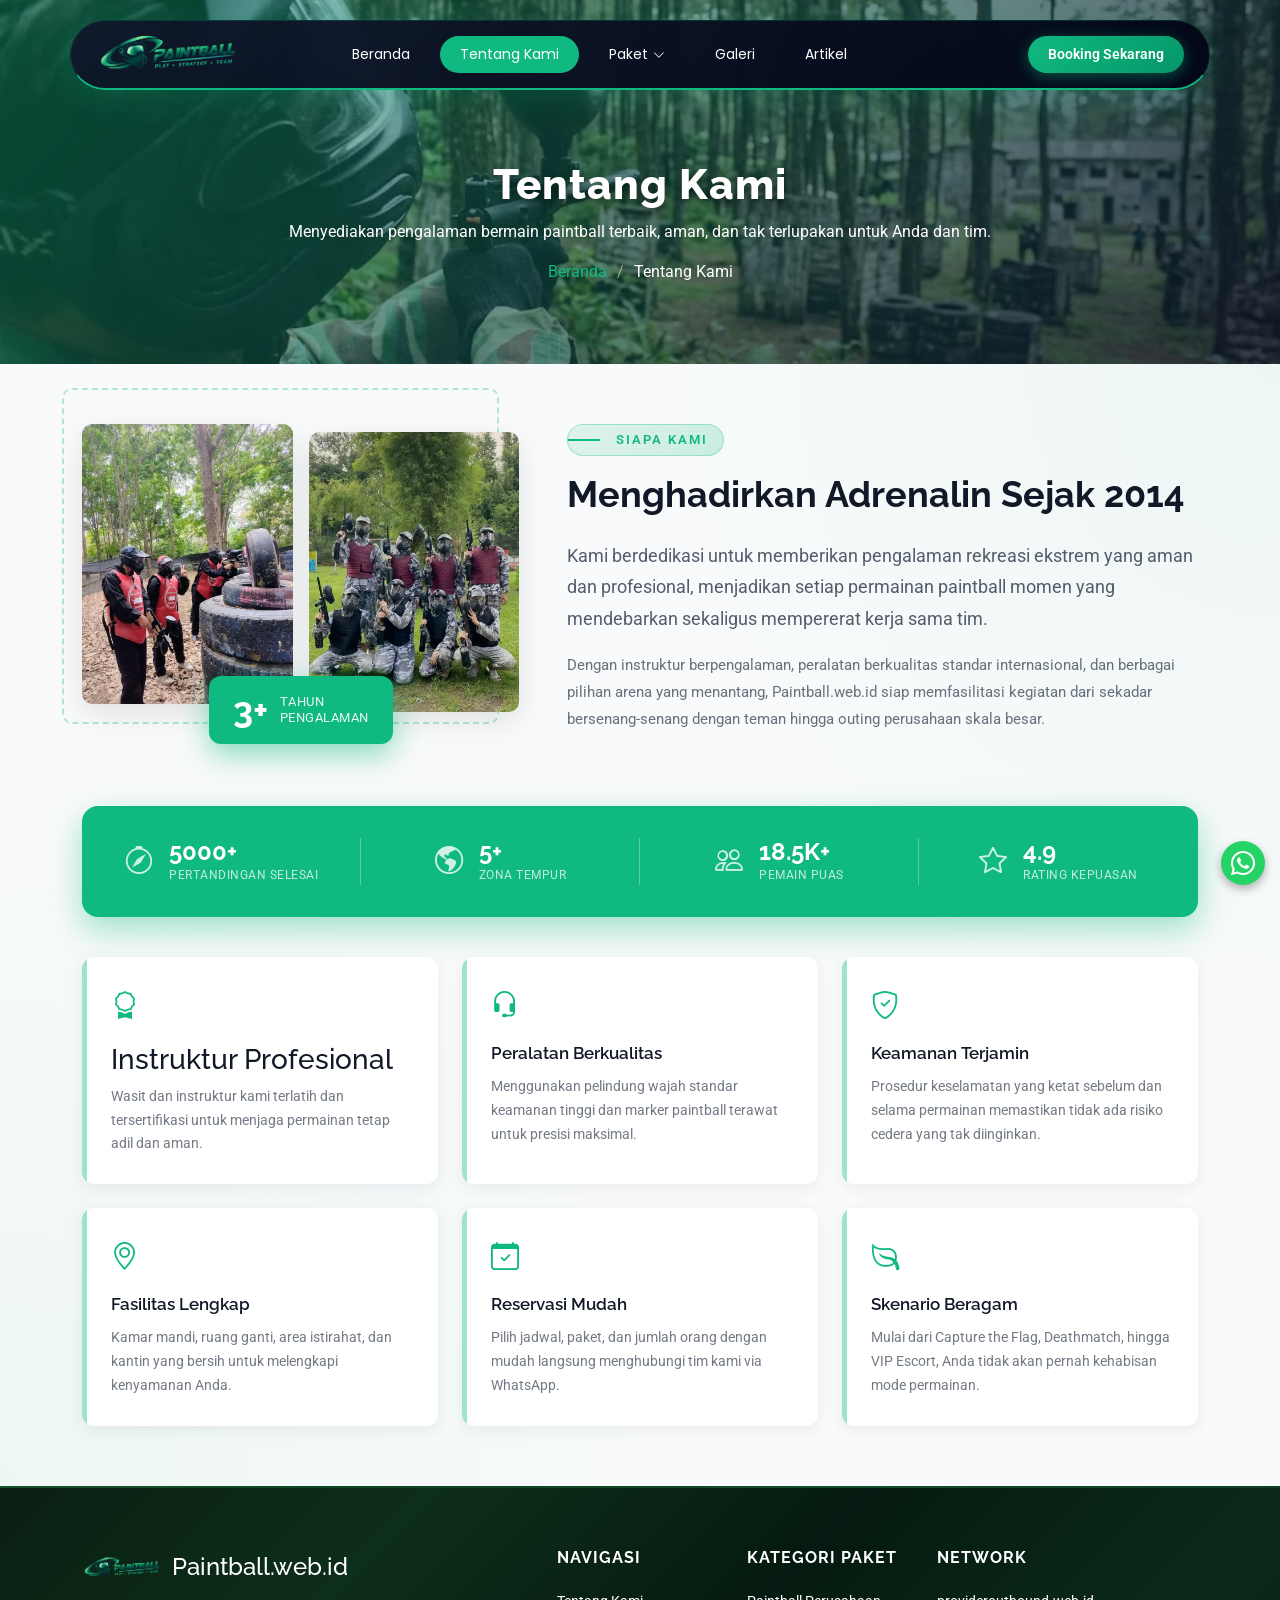
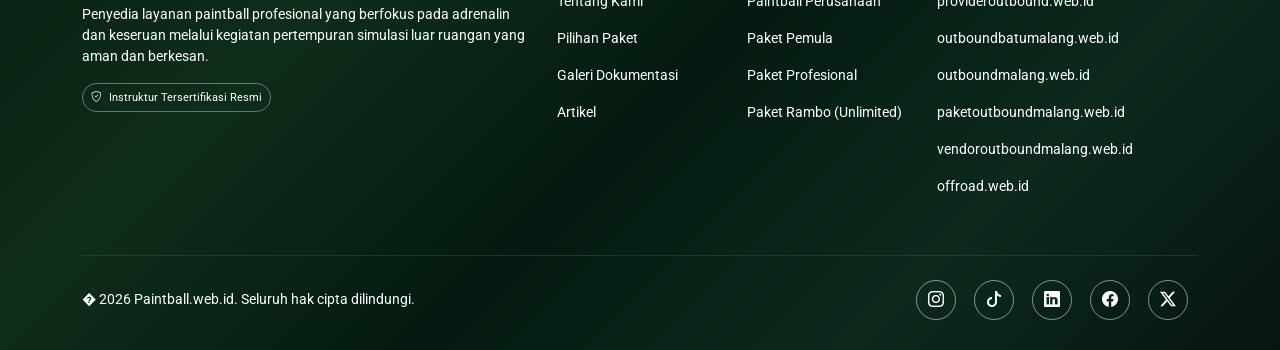
<file: about.html>
﻿<!DOCTYPE html>
<html lang="id">

<head>

  <meta charset="utf-8">
  <meta content="width=device-width, initial-scale=1.0" name="viewport">
  <title>Paintball Batu Malang - Paintball.web.id</title>
  <meta name="description" content="Ketahui lebih lanjut tentang layanan Paintball kami. Kami menyediakan peralatan keamanan standar dan arena yang luas untuk pengalaman bermain yang tak terlup...">
  <meta name="keywords"
    content="paintball, paintball Batu Malang, paket paintball murah, arena paintball, sewa perlengkapan paintball, paintball indonesia, booking paintball">

  <!-- AEO & GEO Tags -->
  <meta name="publisher" content="Paintball Web ID">
  <meta name="author" content="Tim Paintball Web ID">
  <meta name="robots" content="index, follow, max-image-preview:large, max-snippet:-1, max-video-preview:-1">

  <!-- OpenGraph -->
  <meta property="og:title" content="Paintball Batu Malang - Paintball.web.id">
  <meta property="og:description" content="Ketahui lebih lanjut tentang layanan Paintball kami. Kami menyediakan peralatan keamanan standar dan arena yang luas untuk pengalaman bermain yang tak terlup...">
  <meta property="og:url" content="https://paintball.web.id/about">
  <meta property="og:type" content="website">
  <meta property="og:image" content="https://paintball.web.id/assets/img/logo.png">
  <meta property="og:site_name" content="Paintball.web.id">

  <!-- Twitter Card -->
  <meta name="twitter:card" content="summary_large_image">
  <meta name="twitter:title" content="Paintball Batu Malang - Paintball.web.id">
  <meta name="twitter:description" content="Ketahui lebih lanjut tentang layanan Paintball kami. Kami menyediakan peralatan keamanan standar dan arena yang luas untuk pengalaman bermain yang tak terlup...">
  <meta name="twitter:image" content="https://paintball.web.id/assets/img/logo.png">

  <!-- Canonical -->
  <link rel="canonical" href="https://paintball.web.id/about">

  <!-- Favicons -->
  <link href="assets/img/favicon.png" rel="icon">
  <link href="assets/img/apple-touch-icon.png" rel="apple-touch-icon">

  <!-- Performance Optimization (Pagespeed) -->
  <link rel="preconnect" href="https://fonts.googleapis.com">
  <link rel="preconnect" href="https://fonts.gstatic.com" crossorigin>
  <link rel="dns-prefetch" href="https://fonts.googleapis.com">

  <!-- Fonts -->
  <link
    href="https://fonts.googleapis.com/css2?family=Roboto:ital,wght@0,100;0,300;0,400;0,500;0,700;0,900;1,100;1,300;1,400;1,500;1,700;1,900&family=Poppins:ital,wght@0,100;0,200;0,300;0,400;0,500;0,600;0,700;0,800;0,900;1,100;1,200;1,300;1,400;1,500;1,600;1,700;1,800;1,900&family=Raleway:ital,wght@0,100;0,200;0,300;0,400;0,500;0,600;0,700;0,800;0,900;1,100;1,200;1,300;1,400;1,500;1,600;1,700;1,800;1,900&display=swap"
    rel="stylesheet">

  <!-- Vendor CSS Files -->
  <link href="assets/vendor/bootstrap/css/bootstrap.min.css" rel="stylesheet">
  <link href="assets/vendor/bootstrap-icons/bootstrap-icons.css" rel="stylesheet">
  <link href="assets/vendor/aos/aos.css" rel="stylesheet">
  <link href="assets/vendor/swiper/swiper-bundle.min.css" rel="stylesheet">
  <link href="assets/vendor/glightbox/css/glightbox.min.css" rel="stylesheet">

  <!-- Main CSS File -->
  <link href="assets/css/main.css" rel="stylesheet">

  <!-- Schema.org JSON-LD -->
  <script type="application/ld+json">
{
  "@context": "https://schema.org",
  "@graph": [
    {
      "@type": "SportsActivityLocation",
      "@id": "https://paintball.web.id/#sportsactivitylocation",
      "name": "Paintball Web ID",
      "description": "Arena bermain paintball terbaik dan terlengkap di Batu Malang dengan paket murah meriah.",
      "url": "https://paintball.web.id",
      "telephone": "+6281234567890",
      "address": {
        "@type": "PostalAddress",
        "streetAddress": "Jl. Arena Paintball No. 1",
        "addressLocality": "Batu Malang",
        "addressRegion": "DKI Batu Malang",
        "postalCode": "10000",
        "addressCountry": "ID"
      },
      "image": "https://paintball.web.id/assets/img/logo.png"
    },
    {
      "@type": "WebSite",
      "@id": "https://paintball.web.id/#website",
      "url": "https://paintball.web.id",
      "name": "Paintball Web ID",
      "publisher": {
        "@id": "https://paintball.web.id/#sportsactivitylocation"
      }
    }
  ]
}
  </script>

  <link rel="preload" as="image" href="assets/img/homepage/aksi-pemain-paintball-di-hutan-pinus.webp" fetchpriority="high">
</head>

<body class="about-page">

  <header id="header" class="header d-flex align-items-center fixed-top">
    <div
      class="header-container container-fluid container-xl position-relative d-flex align-items-center justify-content-between">

      <a href="/" class="logo d-flex align-items-center me-auto me-xl-0">
        <img src="assets/img/logo.png" alt="Logo Paintball">
      </a>

      <nav id="navmenu" class="navmenu">
        <ul>
          <li><a href="/">Beranda</a></li>
          <li><a href="about" class="active">Tentang Kami</a></li>
          <li class="dropdown"><a href="tours"><span>Paket</span> <i
                class="bi bi-chevron-down toggle-dropdown"></i></a>
            <ul>
              <li><a href="paket-pemula">Paket Pemula (Rookie)</a></li>
              <li><a href="paket-pro">Paket Profesional (Pro)</a></li>
              <li><a href="paket-rambo">Paket Rambo (Unlimited)</a></li>
              <li><a href="paket-perusahaan">Paket Perusahaan (20 Orang)</a></li>
            </ul>
          </li>
          <li><a href="gallery">Galeri</a></li>
          <li><a href="artikel">Artikel</a></li>
        </ul>
        <i class="mobile-nav-toggle d-xl-none bi bi-list" role="button" aria-label="Toggle navigation"></i>
      </nav>

      <a class="btn-getstarted" href="https://wa.me/6282211221909" target="_blank">Booking Sekarang</a>

    </div>
  </header>

  <main class="main">

    <!-- Page Title -->
    <div class="page-title dark-background" data-aos="fade"
      style="background-image: url(assets/img/homepage/aksi-pemain-paintball-di-hutan-pinus.webp);">
      <div class="container position-relative">
        <h1>Tentang Kami</h1>
        <p>Menyediakan pengalaman bermain paintball terbaik, aman, dan tak terlupakan untuk Anda dan tim.</p>
        <nav class="breadcrumbs">
          <ol>
            <li><a href="/">Beranda</a></li>
            <li class="current">Tentang Kami</li>
          </ol>
        </nav>
      </div>
    </div><!-- End Page Title -->

    <!-- About Section -->
    <section id="about" class="about section">

      <div class="container" data-aos="fade-up" data-aos-delay="100">

        <div class="row g-5">

          <div class="col-lg-5" data-aos="zoom-in" data-aos-delay="200">
            <div class="image-mosaic">
              <div class="row g-3">
                <div class="col-6">
                  <img loading="lazy" decoding="async" src="assets/img/homepage/tim-black-bull-paintball.webp" alt="Adventure Travel" class="img-fluid">
                </div>
                <div class="col-6 mt-4">
                  <img loading="lazy" decoding="async" src="assets/img/homepage/foto-bersama-tim-paintball.webp" alt="Cultural Experience"
                    class="img-fluid">
                </div>
              </div>
              <div class="experience-badge">
                <span class="badge-number">3+</span>
                <span class="badge-text">Tahun<br>Pengalaman</span>
              </div>
            </div>
          </div>

          <div class="col-lg-7" data-aos="fade-left" data-aos-delay="300">
            <div class="about-content">
              <span class="subtitle">Siapa Kami</span>
              <h2>Menghadirkan Adrenalin Sejak 2014</h2>
              <p class="intro">Kami berdedikasi untuk memberikan pengalaman rekreasi ekstrem yang aman dan profesional,
                menjadikan setiap permainan paintball momen yang mendebarkan sekaligus mempererat kerja sama tim.</p>
              <p>Dengan instruktur berpengalaman, peralatan berkualitas standar internasional, dan berbagai pilihan
                arena yang menantang, Paintball.web.id siap memfasilitasi kegiatan dari sekadar bersenang-senang dengan
                teman hingga outing perusahaan skala besar.</p>
            </div>
          </div>

        </div>

        <div class="stats-banner" data-aos="fade-up" data-aos-delay="300">
          <div class="row g-0">
            <div class="col-6 col-md-3">
              <div class="stat-block">
                <i class="bi bi-compass"></i>
                <div class="stat-info">
                  <span class="stat-value">5000+</span>
                  <span class="stat-desc">Pertandingan Selesai</span>
                </div>
              </div>
            </div>
            <div class="col-6 col-md-3">
              <div class="stat-block">
                <i class="bi bi-globe-americas"></i>
                <div class="stat-info">
                  <span class="stat-value">5+</span>
                  <span class="stat-desc">Zona Tempur</span>
                </div>
              </div>
            </div>
            <div class="col-6 col-md-3">
              <div class="stat-block">
                <i class="bi bi-people"></i>
                <div class="stat-info">
                  <span class="stat-value">18.5K+</span>
                  <span class="stat-desc">Pemain Puas</span>
                </div>
              </div>
            </div>
            <div class="col-6 col-md-3">
              <div class="stat-block">
                <i class="bi bi-star"></i>
                <div class="stat-info">
                  <span class="stat-value">4.9</span>
                  <span class="stat-desc">Rating Kepuasan</span>
                </div>
              </div>
            </div>
          </div>
        </div>

        <div class="row g-4 mt-3">

          <div class="col-lg-4 col-md-6" data-aos="fade-up" data-aos-delay="100">
            <div class="capability-card">
              <div class="card-accent"></div>
              <div class="card-body-inner">
                <i class="bi bi-award"></i>
                <h3>Instruktur Profesional</h3>
                <p>Wasit dan instruktur kami terlatih dan tersertifikasi untuk menjaga permainan tetap adil dan aman.
                </p>
              </div>
            </div>
          </div><!-- End Capability Card -->

          <div class="col-lg-4 col-md-6" data-aos="fade-up" data-aos-delay="200">
            <div class="capability-card">
              <div class="card-accent"></div>
              <div class="card-body-inner">
                <i class="bi bi-headset"></i>
                <h5>Peralatan Berkualitas</h3>
                <p>Menggunakan pelindung wajah standar keamanan tinggi dan marker paintball terawat untuk presisi
                  maksimal.</p>
              </div>
            </div>
          </div><!-- End Capability Card -->

          <div class="col-lg-4 col-md-6" data-aos="fade-up" data-aos-delay="300">
            <div class="capability-card">
              <div class="card-accent"></div>
              <div class="card-body-inner">
                <i class="bi bi-shield-check"></i>
                <h5>Keamanan Terjamin</h3>
                <p>Prosedur keselamatan yang ketat sebelum dan selama permainan memastikan tidak ada risiko cedera yang
                  tak diinginkan.</p>
              </div>
            </div>
          </div><!-- End Capability Card -->

          <div class="col-lg-4 col-md-6" data-aos="fade-up" data-aos-delay="150">
            <div class="capability-card">
              <div class="card-accent"></div>
              <div class="card-body-inner">
                <i class="bi bi-geo-alt"></i>
                <h5>Fasilitas Lengkap</h3>
                <p>Kamar mandi, ruang ganti, area istirahat, dan kantin yang bersih untuk melengkapi kenyamanan Anda.
                </p>
              </div>
            </div>
          </div><!-- End Capability Card -->

          <div class="col-lg-4 col-md-6" data-aos="fade-up" data-aos-delay="250">
            <div class="capability-card">
              <div class="card-accent"></div>
              <div class="card-body-inner">
                <i class="bi bi-calendar-check"></i>
                <h5>Reservasi Mudah</h3>
                <p>Pilih jadwal, paket, dan jumlah orang dengan mudah langsung menghubungi tim kami via WhatsApp.</p>
              </div>
            </div>
          </div><!-- End Capability Card -->

          <div class="col-lg-4 col-md-6" data-aos="fade-up" data-aos-delay="350">
            <div class="capability-card">
              <div class="card-accent"></div>
              <div class="card-body-inner">
                <i class="bi bi-leaf"></i>
                <h5>Skenario Beragam</h3>
                <p>Mulai dari Capture the Flag, Deathmatch, hingga VIP Escort, Anda tidak akan pernah kehabisan mode
                  permainan.</p>
              </div>
            </div>
          </div><!-- End Capability Card -->

        </div>

      </div>

    </section><!-- /About Section -->

  </main>

  <footer id="footer" class="footer dark-background"
    style="background: linear-gradient(135deg, #0a1f12 0%, #0d2e1a 25%, #051a10 50%, #0b2a1c 75%, #071510 100%); padding-top: 60px; padding-bottom: 30px; border-top: 2px solid rgba(46,192,96,0.25);">
    <div class="container">
      <div class="row gy-4">

        <div class="col-lg-5 col-md-12 footer-about">
          <a href="/" class="logo d-flex align-items-center mb-3 text-decoration-none">
            <img src="assets/img/logo.png" alt="Logo Paintball" style="max-height: 40px; margin-right: 10px;">
            <h2 class="sitename text-white m-0" style="font-size: 24px;">Paintball.web.id</h2>
          </a>
          <p class="text-white">Penyedia layanan paintball profesional yang berfokus pada adrenalin dan keseruan
            melalui kegiatan pertempuran simulasi luar ruangan yang aman dan berkesan.</p>
          <div class="mt-3">
            <span class="badge border border-secondary text-white p-2 rounded-pill fw-normal"><i
                class="bi bi-shield-check me-1"></i> Instruktur Tersertifikasi Resmi</span>
          </div>
        </div>

        <div class="col-lg-2 col-6 footer-links">
          <h3 class="text-white mb-4" style="font-size: 16px; font-weight: bold; letter-spacing: 1px;">NAVIGASI</h3>
          <ul class="list-unstyled">
            <li class="mb-3"><a href="about" class="text-white text-decoration-none">Tentang Kami</a></li>
            <li class="mb-3"><a href="tours" class="text-white text-decoration-none">Pilihan Paket</a></li>
            <li class="mb-3"><a href="gallery" class="text-white text-decoration-none">Galeri Dokumentasi</a>
            </li>
            <li class="mb-3"><a href="artikel" class="text-white text-decoration-none">Artikel</a></li>
          </ul>
        </div>

        <div class="col-lg-2 col-6 footer-links">
          <h3 class="text-white mb-4" style="font-size:16px;font-weight:bold;letter-spacing:1px;">KATEGORI PAKET</h3>
          <ul class="list-unstyled">
            <li class="mb-3"><a href="paket-perusahaan" class="text-white text-decoration-none">Paintball
                Perusahaan</a></li>
            <li class="mb-3"><a href="paket-pemula" class="text-white text-decoration-none">Paket Pemula</a>
            </li>
            <li class="mb-3"><a href="paket-pro" class="text-white text-decoration-none">Paket Profesional</a>
            </li>
            <li class="mb-3"><a href="paket-rambo" class="text-white text-decoration-none">Paket Rambo
                (Unlimited)</a></li>
          </ul>
        </div>

        <div class="col-lg-3 col-6 footer-links">
          <h3 class="text-white mb-4" style="font-size:16px;font-weight:bold;letter-spacing:1px;">NETWORK</h3>
          <ul class="list-unstyled footer-network-list">
            <li class="mb-3"><a href="https://provideroutbound.web.id" target="_blank" class="text-white text-decoration-none">provideroutbound.web.id</a></li>
            <li class="mb-3"><a href="https://outboundbatumalang.web.id" target="_blank" class="text-white text-decoration-none">outboundbatumalang.web.id</a></li>
            <li class="mb-3"><a href="https://outboundmalang.web.id" target="_blank" class="text-white text-decoration-none">outboundmalang.web.id</a></li>
            <li class="mb-3"><a href="https://paketoutboundmalang.web.id" target="_blank" class="text-white text-decoration-none">paketoutboundmalang.web.id</a></li>
            <li class="mb-3"><a href="https://vendoroutboundmalang.web.id" target="_blank" class="text-white text-decoration-none">vendoroutboundmalang.web.id</a></li>
            <li class="mb-3"><a href="https://offroad.web.id" target="_blank" class="text-white text-decoration-none">offroad.web.id</a></li>
            <li class="mb-3"><a href="https://rafting.web.id" target="_blank" class="text-white text-decoration-none">rafting.web.id</a></li>
            <li class="mb-3"><a href="https://outboundpantai.web.id" target="_blank" class="text-white text-decoration-none">outboundpantai.web.id</a></li>
            <li class="mb-3"><a href="https://paintballbatumalang.web.id" target="_blank" class="text-white text-decoration-none">paintballbatumalang.web.id</a></li>
            <li class="mb-3"><a href="https://cobanrondo.web.id" target="_blank" class="text-white text-decoration-none">cobanrondo.web.id</a></li>
            <li class="mb-3"><a href="https://malangtraveler.web.id" target="_blank" class="text-white text-decoration-none">malangtraveler.web.id</a></li>
            <li class="mb-3"><a href="https://outboundkediri.web.id" target="_blank" class="text-white text-decoration-none">outboundkediri.web.id</a></li>
            <li class="mb-3"><a href="https://pantaimalangselatan.web.id" target="_blank" class="text-white text-decoration-none">pantaimalangselatan.web.id</a></li>
            <li class="mb-3"><a href="https://jasaoutboundmalang.web.id" target="_blank" class="text-white text-decoration-none">jasaoutboundmalang.web.id</a></li>
            <li class="mb-3"><a href="https://outboundindonesia.web.id" target="_blank" class="text-white text-decoration-none">outboundindonesia.web.id</a></li>
            <li class="mb-3"><a href="https://indonesiaoutbound.web.id" target="_blank" class="text-white text-decoration-none">indonesiaoutbound.web.id</a></li>
            <li class="mb-3"><a href="https://gemilangkatunoutbound.web.id" target="_blank" class="text-white text-decoration-none">gemilangkatunoutbound.web.id</a></li>
            <li class="mb-3"><a href="https://outboundjatim.web.id" target="_blank" class="text-white text-decoration-none">outboundjatim.web.id</a></li>
          </ul>
        </div>
      </div>

      <hr class="border-secondary mt-5 mb-4">

      <div class="row align-items-center">
        <div class="col-md-6 text-center text-md-start">
          <p class="text-white mb-0" style="font-size: 14px;">� 2026 Paintball.web.id. Seluruh hak cipta dilindungi.
          </p>
        </div>
        <div class="col-md-6 text-center text-md-end">
          <div class="social-links d-inline-flex gap-2">
            <a aria-label="Instagram" href="https://instagram.com/" target="_blank"
              class="rounded-circle d-flex align-items-center justify-content-center text-white"
              style="width: 40px; height: 40px; border: 1px solid rgba(255,255,255,0.5); transition: all 0.3s; text-decoration: none;"
              onmouseenter="this.style.background='linear-gradient(45deg, #f09433, #e6683c, #dc2743, #cc2366, #bc1888)'; this.style.borderColor='transparent';"
              onmouseleave="this.style.background='transparent'; this.style.borderColor='rgba(255,255,255,0.5)';"><i
                class="bi bi-instagram"></i></a>

            <a href="https://tiktok.com/" target="_blank"
              class="rounded-circle d-flex align-items-center justify-content-center text-white"
              style="width: 40px; height: 40px; border: 1px solid rgba(255,255,255,0.5); transition: all 0.3s; text-decoration: none;"
              onmouseenter="this.style.background='#000000'; this.style.borderColor='#000000';"
              onmouseleave="this.style.background='transparent'; this.style.borderColor='rgba(255,255,255,0.5)';"><i
                class="bi bi-tiktok"></i></a>

            <a aria-label="LinkedIn" href="https://linkedin.com/" target="_blank"
              class="rounded-circle d-flex align-items-center justify-content-center text-white"
              style="width: 40px; height: 40px; border: 1px solid rgba(255,255,255,0.5); transition: all 0.3s; text-decoration: none;"
              onmouseenter="this.style.background='#0077b5'; this.style.borderColor='#0077b5';"
              onmouseleave="this.style.background='transparent'; this.style.borderColor='rgba(255,255,255,0.5)';"><i
                class="bi bi-linkedin"></i></a>

            <a aria-label="Facebook" href="https://facebook.com/" target="_blank"
              class="rounded-circle d-flex align-items-center justify-content-center text-white"
              style="width: 40px; height: 40px; border: 1px solid rgba(255,255,255,0.5); transition: all 0.3s; text-decoration: none;"
              onmouseenter="this.style.background='#1877f2'; this.style.borderColor='#1877f2';"
              onmouseleave="this.style.background='transparent'; this.style.borderColor='rgba(255,255,255,0.5)';"><i
                class="bi bi-facebook"></i></a>

            <a aria-label="Twitter" href="https://twitter.com/" target="_blank"
              class="rounded-circle d-flex align-items-center justify-content-center text-white"
              style="width: 40px; height: 40px; border: 1px solid rgba(255,255,255,0.5); transition: all 0.3s; text-decoration: none;"
              onmouseenter="this.style.background='#000000'; this.style.borderColor='#000000';"
              onmouseleave="this.style.background='transparent'; this.style.borderColor='rgba(255,255,255,0.5)';"><i
                class="bi bi-twitter-x"></i></a>
          </div>
        </div>
      </div>
    </div>
  </footer>

  <!-- Scroll Top -->
  <a href="#" id="scroll-top" class="scroll-top d-flex align-items-center justify-content-center" aria-label="Scroll to top"><i
      class="bi bi-arrow-up-short"></i></a>

  <!-- WhatsApp Float -->
  <a href="https://wa.me/6282211221909" target="_blank"
    class="whatsapp-float d-flex align-items-center justify-content-center"><i class="bi bi-whatsapp"></i></a>

  <!-- Preloader -->
  <div id="preloader"></div>

  <!-- Vendor JS Files -->
  <script src="assets/vendor/bootstrap/js/bootstrap.bundle.min.js"></script>
  <script src="assets/vendor/php-email-form/validate.js"></script>
  <script src="assets/vendor/aos/aos.js"></script>
  <script src="assets/vendor/swiper/swiper-bundle.min.js"></script>
  <script src="assets/vendor/purecounter/purecounter_vanilla.js"></script>
  <script src="assets/vendor/imagesloaded/imagesloaded.pkgd.min.js"></script>
  <script src="assets/vendor/isotope-layout/isotope.pkgd.min.js"></script>
  <script src="assets/vendor/glightbox/js/glightbox.min.js"></script>

  <!-- Main JS File -->
  <script src="assets/js/main.js"></script>

</body>

</html>
</file>
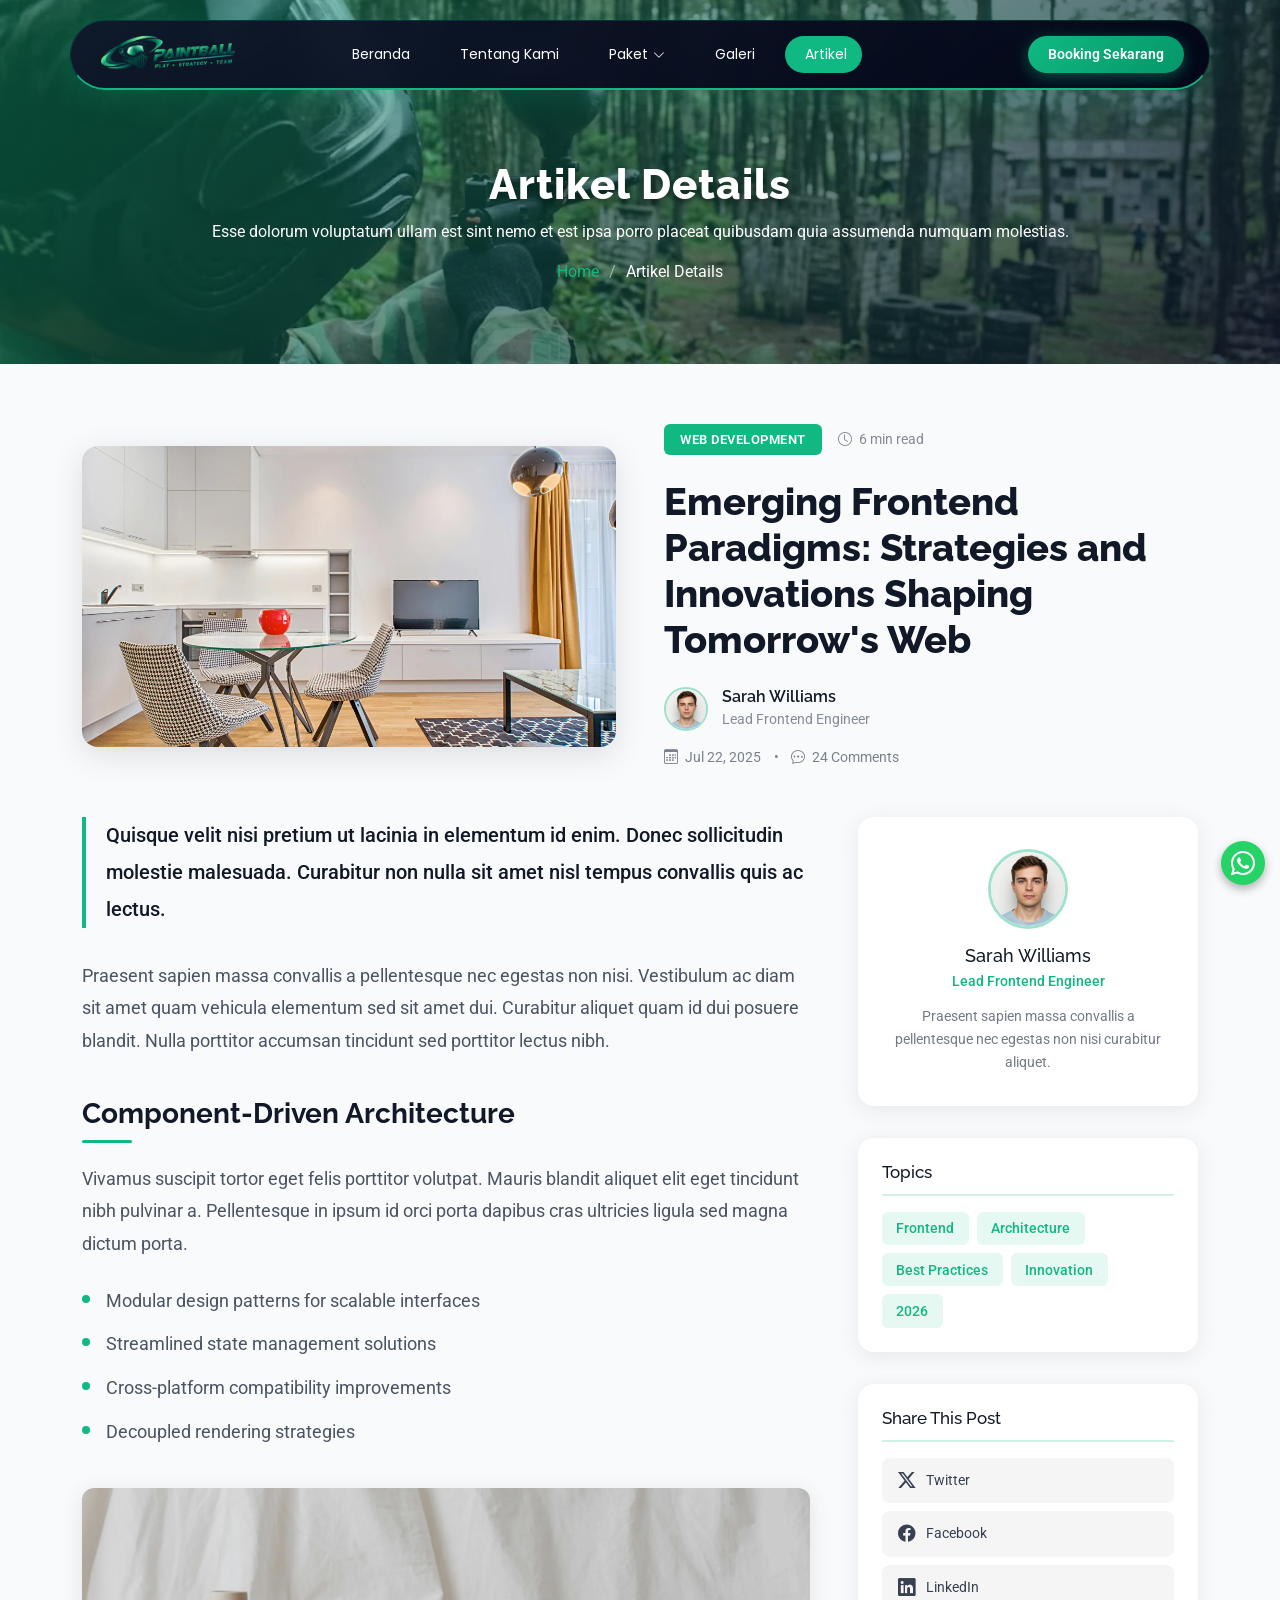
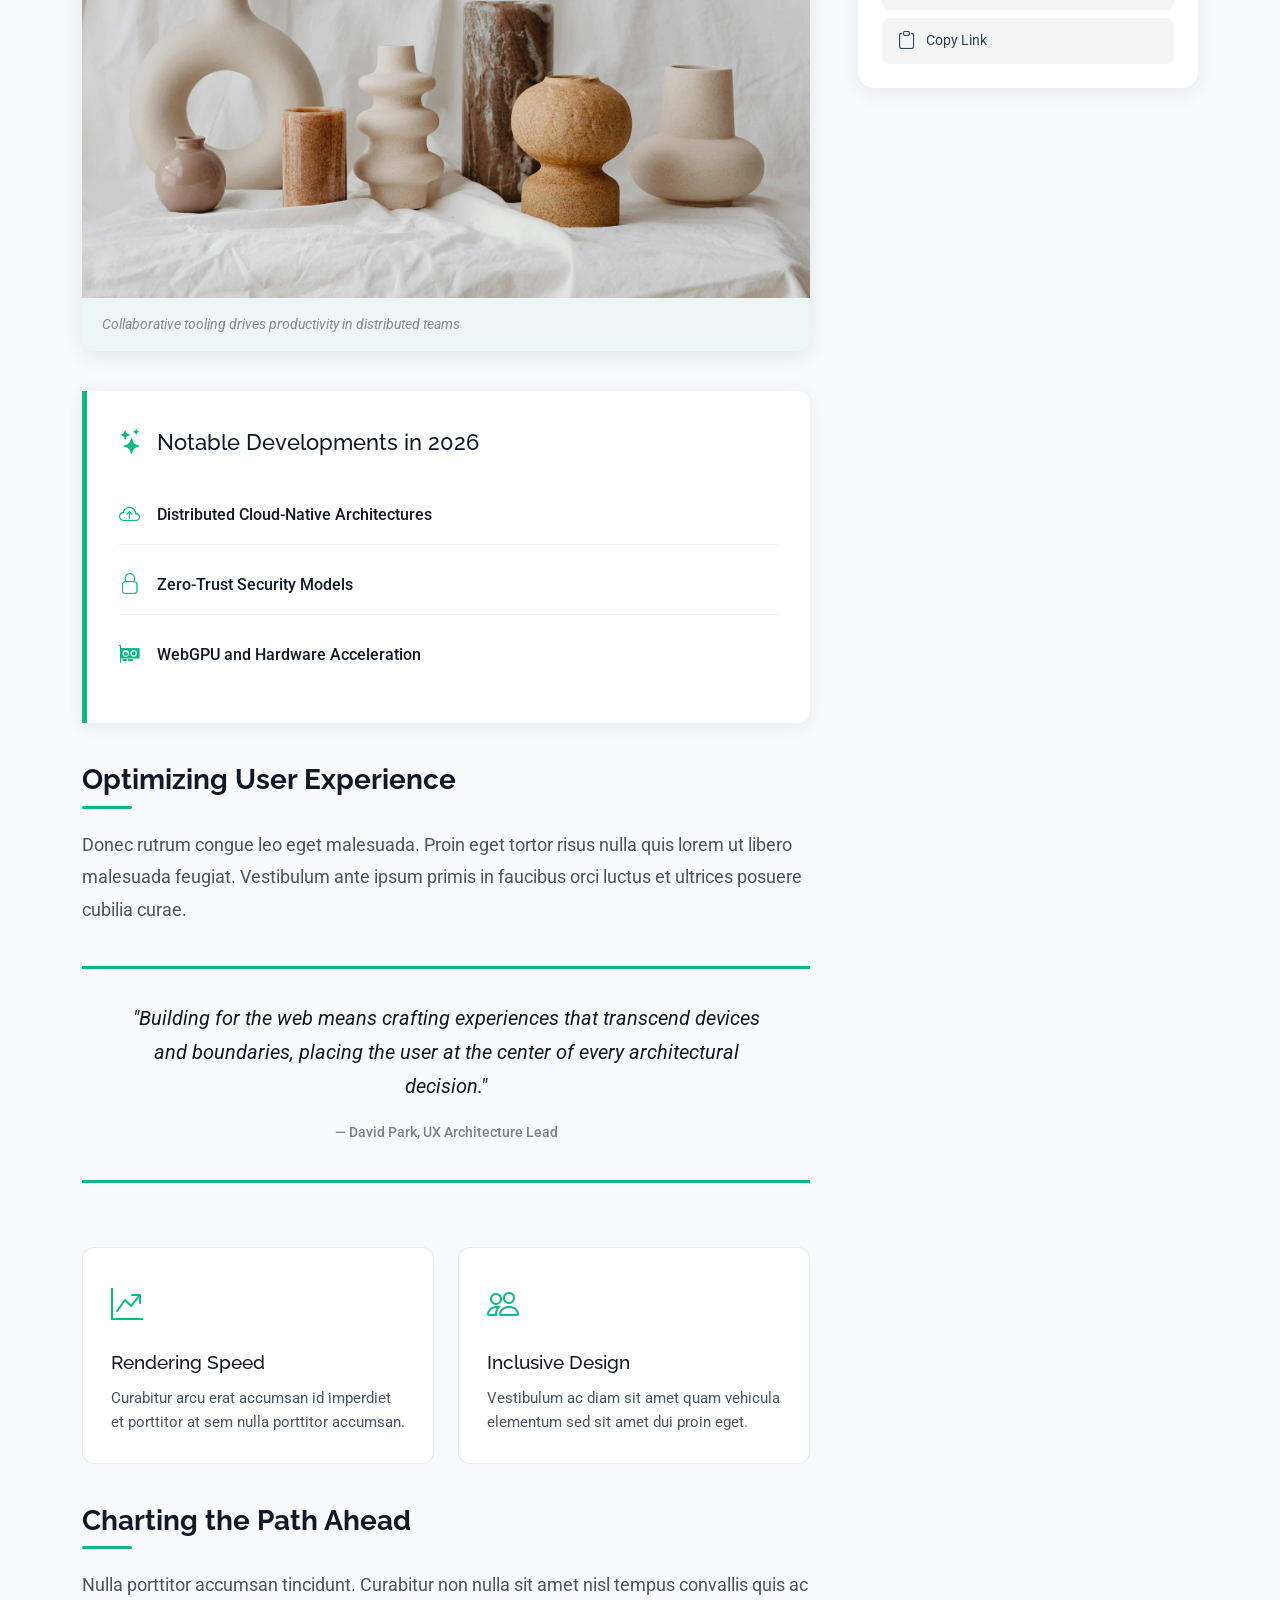
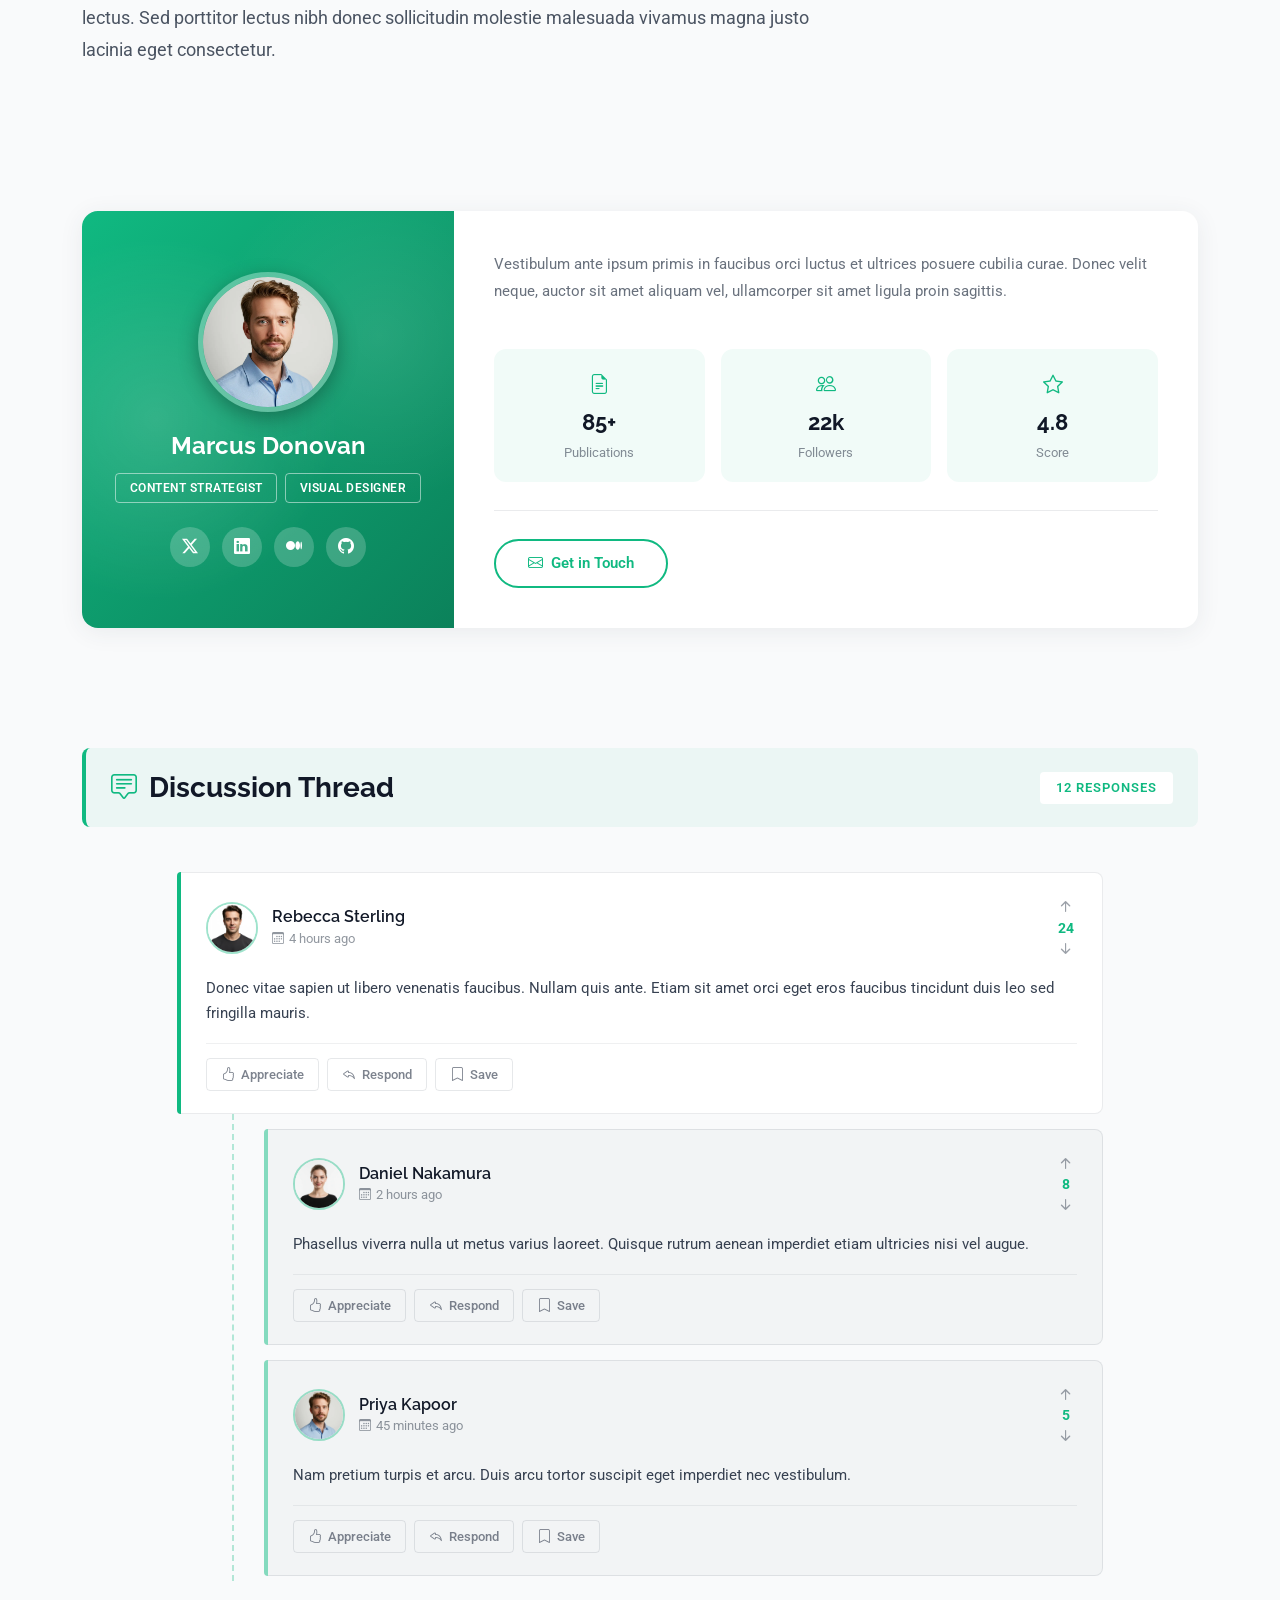
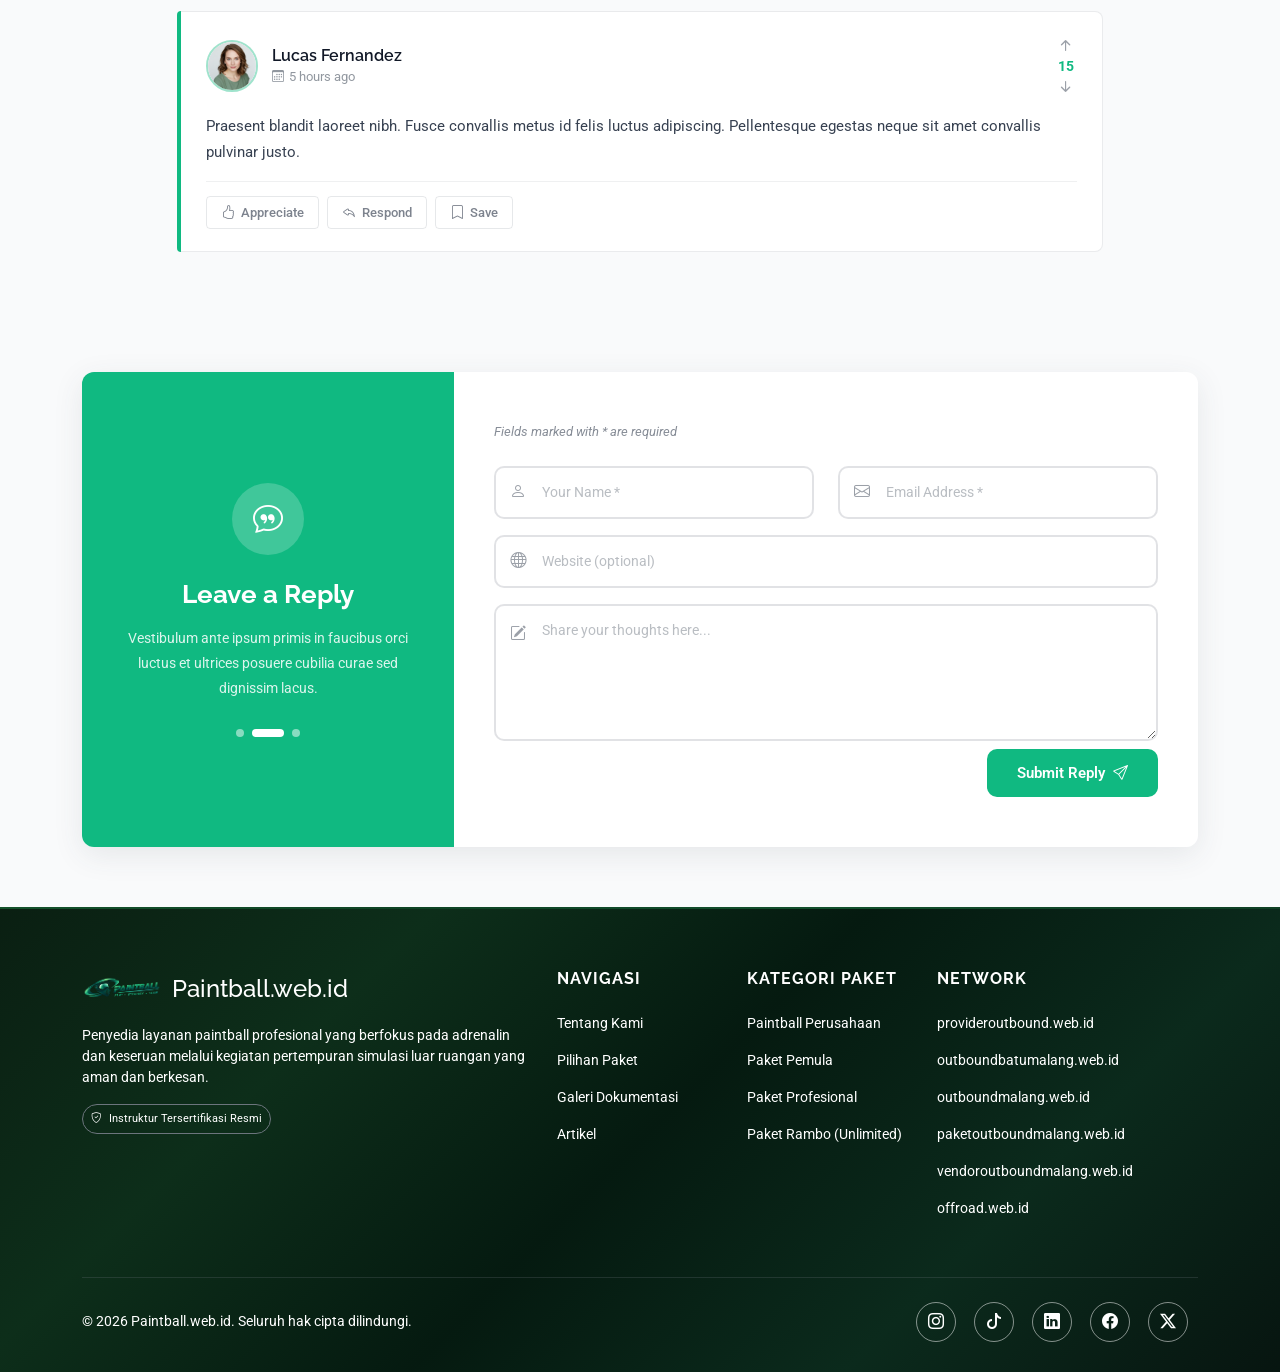
<file: artikel-details.html>
<!DOCTYPE html>
<html lang="id">

<head>

  <meta charset="utf-8">
  <meta content="width=device-width, initial-scale=1.0" name="viewport">
  <title>Detail Artikel Paintball - Paintball.web.id</title>
  <meta name="description" content="Baca informasi lengkap dan panduan menarik tentang strategi paintball, tips keamanan, hingga cara memilih paket yang paling cocok untuk Anda.">
  <meta name="keywords"
    content="paintball, paintball Batu Malang, paket paintball murah, arena paintball, sewa perlengkapan paintball, paintball indonesia, booking paintball">

  <!-- AEO & GEO Tags -->
  <meta name="publisher" content="Paintball Web ID">
  <meta name="author" content="Tim Paintball Web ID">
  <meta name="robots" content="index, follow, max-image-preview:large, max-snippet:-1, max-video-preview:-1">

  <!-- OpenGraph -->
  <meta property="og:title" content="Detail Artikel Paintball - Paintball.web.id">
  <meta property="og:description" content="Baca informasi lengkap dan panduan menarik tentang strategi paintball, tips keamanan, hingga cara memilih paket yang paling cocok untuk Anda.">
  <meta property="og:url" content="https://paintball.web.id/artikel-details">
  <meta property="og:type" content="article">
  <meta property="og:image" content="https://paintball.web.id/assets/img/logo.png">
  <meta property="og:site_name" content="Paintball.web.id">

  <!-- Twitter Card -->
  <meta name="twitter:card" content="summary_large_image">
  <meta name="twitter:title" content="Detail Artikel Paintball - Paintball.web.id">
  <meta name="twitter:description" content="Baca informasi lengkap dan panduan menarik tentang strategi paintball, tips keamanan, hingga cara memilih paket yang paling cocok untuk Anda.">
  <meta name="twitter:image" content="https://paintball.web.id/assets/img/logo.png">

  <!-- Canonical -->
  <link rel="canonical" href="https://paintball.web.id/artikel-details">

  <!-- Favicons -->
  <link href="assets/img/favicon.png" rel="icon">
  <link href="assets/img/apple-touch-icon.png" rel="apple-touch-icon">

  <!-- Performance Optimization (Pagespeed) -->
  <link rel="preconnect" href="https://fonts.googleapis.com">
  <link rel="preconnect" href="https://fonts.gstatic.com" crossorigin>
  <link rel="dns-prefetch" href="https://fonts.googleapis.com">

  <!-- Fonts -->
  <link
    href="https://fonts.googleapis.com/css2?family=Roboto:ital,wght@0,100;0,300;0,400;0,500;0,700;0,900;1,100;1,300;1,400;1,500;1,700;1,900&family=Poppins:ital,wght@0,100;0,200;0,300;0,400;0,500;0,600;0,700;0,800;0,900;1,100;1,200;1,300;1,400;1,500;1,600;1,700;1,800;1,900&family=Raleway:ital,wght@0,100;0,200;0,300;0,400;0,500;0,600;0,700;0,800;0,900;1,100;1,200;1,300;1,400;1,500;1,600;1,700;1,800;1,900&display=swap"
    rel="stylesheet">

  <!-- Vendor CSS Files -->
  <link href="assets/vendor/bootstrap/css/bootstrap.min.css" rel="stylesheet">
  <link href="assets/vendor/bootstrap-icons/bootstrap-icons.css" rel="stylesheet">
  <link href="assets/vendor/aos/aos.css" rel="stylesheet">
  <link href="assets/vendor/swiper/swiper-bundle.min.css" rel="stylesheet">
  <link href="assets/vendor/glightbox/css/glightbox.min.css" rel="stylesheet">

  <!-- Main CSS File -->
  <link href="assets/css/main.css" rel="stylesheet">

  <!-- Schema.org JSON-LD -->
  <script type="application/ld+json">
{
  "@context": "https://schema.org",
  "@graph": [
    {
      "@type": "SportsActivityLocation",
      "@id": "https://paintball.web.id/#sportsactivitylocation",
      "name": "Paintball Web ID",
      "description": "Arena bermain paintball terbaik dan terlengkap di Batu Malang dengan paket murah meriah.",
      "url": "https://paintball.web.id",
      "telephone": "+6281234567890",
      "address": {
        "@type": "PostalAddress",
        "streetAddress": "Jl. Arena Paintball No. 1",
        "addressLocality": "Batu Malang",
        "addressRegion": "DKI Batu Malang",
        "postalCode": "10000",
        "addressCountry": "ID"
      },
      "image": "https://paintball.web.id/assets/img/logo.png"
    },
    {
      "@type": "WebSite",
      "@id": "https://paintball.web.id/#website",
      "url": "https://paintball.web.id",
      "name": "Paintball Web ID",
      "publisher": {
        "@id": "https://paintball.web.id/#sportsactivitylocation"
      }
    },
    {
      "@type": "Article",
      "headline": "Artikel Details - Paintball.web.id",
      "description": "",
      "url": "https://paintball.web.id/artikel-details",
      "author": {
        "@type": "Organization",
        "name": "Tim Paintball Web ID"
      }
    }
  ]
}
  </script>

  <link rel="preload" as="image" href="assets/img/homepage/aksi-pemain-paintball-di-hutan-pinus.webp" fetchpriority="high">
</head>

<body class="blog-details-page">

  <header id="header" class="header d-flex align-items-center fixed-top">
    <div
      class="header-container container-fluid container-xl position-relative d-flex align-items-center justify-content-between">

      <a href="/" class="logo d-flex align-items-center me-auto me-xl-0">
        <img src="assets/img/logo.png" alt="Logo Paintball">
      </a>

      <nav id="navmenu" class="navmenu">
        <ul>
          <li><a href="/">Beranda</a></li>
          <li><a href="about">Tentang Kami</a></li>
          <li class="dropdown"><a href="tours"><span>Paket</span> <i
                class="bi bi-chevron-down toggle-dropdown"></i></a>
            <ul>
              <li><a href="paket-pemula">Paket Pemula (Rookie)</a></li>
              <li><a href="paket-pro">Paket Profesional (Pro)</a></li>
              <li><a href="paket-rambo">Paket Rambo (Unlimited)</a></li>
              <li><a href="paket-perusahaan">Paket Perusahaan (20 Orang)</a></li>
            </ul>
          </li>
          <li><a href="gallery">Galeri</a></li>
          <li><a href="artikel" class="active">Artikel</a></li>
        </ul>
        <i class="mobile-nav-toggle d-xl-none bi bi-list" role="button" aria-label="Toggle navigation"></i>
      </nav>

      <a class="btn-getstarted" href="https://wa.me/6282211221909" target="_blank">Booking Sekarang</a>

    </div>
  </header>

  <main class="main">

    <!-- Page Title -->
    <div class="page-title dark-background" data-aos="fade"
      style="background-image: url(assets/img/homepage/aksi-pemain-paintball-di-hutan-pinus.webp);">
      <div class="container position-relative">
        <h1>Artikel Details</h1>
        <p>Esse dolorum voluptatum ullam est sint nemo et est ipsa porro placeat quibusdam quia assumenda numquam
          molestias.</p>
        <nav class="breadcrumbs">
          <ol>
            <li><a href="/">Home</a></li>
            <li class="current">Artikel Details</li>
          </ol>
        </nav>
      </div>
    </div><!-- End Page Title -->

    <!-- Blog Details Section -->
    <section id="blog-details" class="blog-details section">

      <div class="container" data-aos="fade-up" data-aos-delay="100">

        <article class="post-article">

          <div class="row g-5 align-items-center mb-5">
            <div class="col-lg-6" data-aos="fade-right" data-aos-delay="100">
              <div class="featured-media">
                <img src="assets/img/blog/blog-post-7.webp" alt="Featured article image" class="img-fluid"
                  loading="lazy">
              </div>
            </div>
            <div class="col-lg-6" data-aos="fade-left" data-aos-delay="200">
              <div class="post-header">
                <div class="post-badges">
                  <a href="#" class="badge-category">Web Development</a>
                  <span class="badge-time"><i class="bi bi-clock"></i> 6 min read</span>
                </div>
                <h1 class="post-title">Emerging Frontend Paradigms: Strategies and Innovations Shaping Tomorrow's Web
                </h1>
                <div class="writer-bar">
                  <img loading="lazy" decoding="async" src="assets/img/person/person-m-5.webp" alt="Writer" class="writer-avatar">
                  <div class="writer-meta">
                    <h5>Sarah Williams</h3>
                    <span>Lead Frontend Engineer</span>
                  </div>
                </div>
                <div class="date-bar">
                  <span class="pub-date"><i class="bi bi-calendar3"></i> Jul 22, 2025</span>
                  <span class="dot-separator">•</span>
                  <span class="comment-count"><i class="bi bi-chat-dots"></i> 24 Comments</span>
                </div>
              </div>
            </div>
          </div><!-- End Header Row -->

          <div class="row g-5">
            <div class="col-lg-8" data-aos="fade-up" data-aos-delay="100">
              <div class="post-body">
                <p class="intro-text">
                  Quisque velit nisi pretium ut lacinia in elementum id enim. Donec sollicitudin molestie malesuada.
                  Curabitur non nulla sit amet nisl tempus convallis quis ac lectus.
                </p>

                <p>
                  Praesent sapien massa convallis a pellentesque nec egestas non nisi. Vestibulum ac diam sit amet quam
                  vehicula elementum sed sit amet dui. Curabitur aliquet quam id dui posuere blandit. Nulla porttitor
                  accumsan tincidunt sed porttitor lectus nibh.
                </p>

                <h2>Component-Driven Architecture</h2>
                <p>
                  Vivamus suscipit tortor eget felis porttitor volutpat. Mauris blandit aliquet elit eget tincidunt nibh
                  pulvinar a. Pellentesque in ipsum id orci porta dapibus cras ultricies ligula sed magna dictum porta.
                </p>
                <ul>
                  <li>Modular design patterns for scalable interfaces</li>
                  <li>Streamlined state management solutions</li>
                  <li>Cross-platform compatibility improvements</li>
                  <li>Decoupled rendering strategies</li>
                </ul>

                <figure class="inline-figure" data-aos="zoom-in" data-aos-delay="100">
                  <img src="assets/img/blog/blog-hero-5.webp" class="img-fluid" alt="Development workspace"
                    loading="lazy">
                  <figcaption>Collaborative tooling drives productivity in distributed teams</figcaption>
                </figure>

                <div class="callout-panel">
                  <div class="callout-header">
                    <i class="bi bi-stars"></i>
                    <h3>Notable Developments in 2026</h3>
                  </div>
                  <ul class="callout-items">
                    <li>
                      <i class="bi bi-cloud-arrow-up"></i>
                      <span>Distributed Cloud-Native Architectures</span>
                    </li>
                    <li>
                      <i class="bi bi-lock"></i>
                      <span>Zero-Trust Security Models</span>
                    </li>
                    <li>
                      <i class="bi bi-gpu-card"></i>
                      <span>WebGPU and Hardware Acceleration</span>
                    </li>
                  </ul>
                </div><!-- End Callout Panel -->

                <h2>Optimizing User Experience</h2>
                <p>
                  Donec rutrum congue leo eget malesuada. Proin eget tortor risus nulla quis lorem ut libero malesuada
                  feugiat. Vestibulum ante ipsum primis in faucibus orci luctus et ultrices posuere cubilia curae.
                </p>

                <blockquote>
                  <p>
                    "Building for the web means crafting experiences that transcend devices and boundaries, placing the
                    user at the center of every architectural decision."
                  </p>
                  <cite>— David Park, UX Architecture Lead</cite>
                </blockquote>

                <div class="row g-4 my-4">
                  <div class="col-md-6" data-aos="fade-up" data-aos-delay="100">
                    <div class="stat-card">
                      <i class="bi bi-graph-up-arrow"></i>
                      <h4>Rendering Speed</h3>
                      <p>Curabitur arcu erat accumsan id imperdiet et porttitor at sem nulla porttitor accumsan.</p>
                    </div>
                  </div>
                  <div class="col-md-6" data-aos="fade-up" data-aos-delay="200">
                    <div class="stat-card">
                      <i class="bi bi-people"></i>
                      <h4>Inclusive Design</h3>
                      <p>Vestibulum ac diam sit amet quam vehicula elementum sed sit amet dui proin eget.</p>
                    </div>
                  </div>
                </div><!-- End Stat Cards -->

                <h2>Charting the Path Ahead</h2>
                <p>
                  Nulla porttitor accumsan tincidunt. Curabitur non nulla sit amet nisl tempus convallis quis ac lectus.
                  Sed porttitor lectus nibh donec sollicitudin molestie malesuada vivamus magna justo lacinia eget
                  consectetur.
                </p>
              </div>
            </div><!-- End Main Content -->

            <div class="col-lg-4" data-aos="fade-left" data-aos-delay="200">
              <aside class="post-sidebar">

                <div class="sidebar-author-card">
                  <img src="assets/img/person/person-m-5.webp" alt="Writer" class="sidebar-author-img" loading="lazy">
                  <h4>Sarah Williams</h3>
                  <span class="sidebar-author-role">Lead Frontend Engineer</span>
                  <p>Praesent sapien massa convallis a pellentesque nec egestas non nisi curabitur aliquet.</p>
                </div>

                <div class="sidebar-section">
                  <h4>Topics</h3>
                  <div class="topic-tags">
                    <a href="#" class="topic-tag">Frontend</a>
                    <a href="#" class="topic-tag">Architecture</a>
                    <a href="#" class="topic-tag">Best Practices</a>
                    <a href="#" class="topic-tag">Innovation</a>
                    <a href="#" class="topic-tag">2026</a>
                  </div>
                </div>

                <div class="sidebar-section">
                  <h4>Share This Post</h3>
                  <div class="share-buttons">
                    <a aria-label="Twitter" href="#" class="share-btn"><i class="bi bi-twitter-x"></i> Twitter</a>
                    <a aria-label="Facebook" href="#" class="share-btn"><i class="bi bi-facebook"></i> Facebook</a>
                    <a aria-label="LinkedIn" href="#" class="share-btn"><i class="bi bi-linkedin"></i> LinkedIn</a>
                    <a href="#" class="share-btn"><i class="bi bi-clipboard"></i> Copy Link</a>
                  </div>
                </div>

              </aside>
            </div><!-- End Sidebar -->
          </div><!-- End Content Row -->

        </article>

      </div>

    </section><!-- /Blog Details Section -->

    <!-- Blog Author Section -->
    <section id="blog-author" class="blog-author section">

      <div class="container" data-aos="fade-up" data-aos-delay="100">

        <div class="row">
          <div class="col-12">
            <div class="profile-wrapper">
              <div class="row g-0">

                <div class="col-lg-4">
                  <div class="profile-side" data-aos="zoom-in" data-aos-delay="150">
                    <div class="banner-pattern"></div>
                    <div class="profile-avatar">
                      <img src="assets/img/person/person-m-7.webp" class="img-fluid" alt="" loading="lazy">
                    </div>
                    <h3 class="profile-name">Marcus Donovan</h3>
                    <div class="profile-tags">
                      <span class="tag-item">Content Strategist</span>
                      <span class="tag-item">Visual Designer</span>
                    </div>
                    <div class="social-icons">
                      <a aria-label="Twitter" href="https://twitter.com/#" title="Twitter"><i class="bi bi-twitter-x"></i></a>
                      <a aria-label="LinkedIn" href="https://linkedin.com/#" title="LinkedIn"><i class="bi bi-linkedin"></i></a>
                      <a aria-label="Medium" href="https://medium.com/#" title="Medium"><i class="bi bi-medium"></i></a>
                      <a aria-label="GitHub" href="https://github.com/#" title="GitHub"><i class="bi bi-github"></i></a>
                    </div>
                  </div>
                </div><!-- End Profile Side -->

                <div class="col-lg-8">
                  <div class="profile-body">

                    <p class="profile-bio" data-aos="fade-up" data-aos-delay="200">
                      Vestibulum ante ipsum primis in faucibus orci luctus et ultrices posuere cubilia curae. Donec
                      velit neque, auctor sit amet aliquam vel, ullamcorper sit amet ligula proin sagittis.
                    </p>

                    <div class="row g-3 stats-row" data-aos="fade-up" data-aos-delay="250">
                      <div class="col-4">
                        <div class="stat-card">
                          <i class="bi bi-file-earmark-text"></i>
                          <span class="stat-number">85+</span>
                          <span class="stat-text">Publications</span>
                        </div>
                      </div><!-- End Stat Item -->
                      <div class="col-4">
                        <div class="stat-card">
                          <i class="bi bi-people"></i>
                          <span class="stat-number">22k</span>
                          <span class="stat-text">Followers</span>
                        </div>
                      </div><!-- End Stat Item -->
                      <div class="col-4">
                        <div class="stat-card">
                          <i class="bi bi-star"></i>
                          <span class="stat-number">4.8</span>
                          <span class="stat-text">Score</span>
                        </div>
                      </div><!-- End Stat Item -->
                    </div><!-- End Stats Row -->

                    <div class="profile-actions" data-aos="fade-up" data-aos-delay="300">
                      <a href="#" class="btn-reach-out">
                        <i class="bi bi-envelope"></i>
                        Get in Touch
                      </a>
                    </div><!-- End Profile Actions -->

                  </div>
                </div><!-- End Profile Body -->

              </div>
            </div><!-- End Profile Wrapper -->
          </div>
        </div>

      </div>

    </section><!-- /Blog Author Section -->

    <!-- Blog Comments Section -->
    <section id="blog-comments" class="blog-comments section">

      <div class="container" data-aos="fade-up" data-aos-delay="100">

        <div class="discussion-panel">

          <div class="panel-header" data-aos="fade-down" data-aos-delay="150">
            <div class="header-left">
              <i class="bi bi-chat-square-text"></i>
              <h3>Discussion Thread</h3>
            </div>
            <span class="response-badge">12 Responses</span>
          </div>

          <div class="row justify-content-center">
            <div class="col-lg-10">

              <!-- Comment #1 with replies -->
              <article class="discussion-entry" data-aos="fade-up" data-aos-delay="200">
                <div class="entry-accent"></div>
                <div class="entry-body">
                  <div class="entry-meta">
                    <img src="assets/img/person/person-m-3.webp" alt="Avatar" class="entry-avatar" loading="lazy">
                    <div class="meta-details">
                      <h3 class="author-name">Rebecca Sterling</h3>
                      <span class="post-time"><i class="bi bi-calendar3"></i> 4 hours ago</span>
                    </div>
                    <div class="vote-counter">
                      <button class="vote-btn upvote" aria-label="Upvote"><i class="bi bi-arrow-up-short"></i></button>
                      <span class="vote-count">24</span>
                      <button class="vote-btn downvote" aria-label="Downvote"><i
                          class="bi bi-arrow-down-short"></i></button>
                    </div>
                  </div>

                  <div class="entry-text">
                    <p>Donec vitae sapien ut libero venenatis faucibus. Nullam quis ante. Etiam sit amet orci eget eros
                      faucibus tincidunt duis leo sed fringilla mauris.</p>
                  </div>

                  <div class="entry-toolbar">
                    <button class="tool-btn" aria-label="Like this comment">
                      <i class="bi bi-hand-thumbs-up"></i>
                      <span>Appreciate</span>
                    </button>
                    <button class="tool-btn" aria-label="Reply to this comment">
                      <i class="bi bi-reply"></i>
                      <span>Respond</span>
                    </button>
                    <button class="tool-btn" aria-label="Bookmark this comment">
                      <i class="bi bi-bookmark"></i>
                      <span>Save</span>
                    </button>
                  </div>
                </div>
              </article><!-- End Discussion Entry -->

              <!-- Replies for Comment #1 -->
              <div class="nested-replies" data-aos="fade-up" data-aos-delay="250">
                <article class="discussion-entry reply-entry">
                  <div class="entry-accent"></div>
                  <div class="entry-body">
                    <div class="entry-meta">
                      <img src="assets/img/person/person-f-4.webp" alt="Avatar" class="entry-avatar" loading="lazy">
                      <div class="meta-details">
                        <h3 class="author-name">Daniel Nakamura</h3>
                        <span class="post-time"><i class="bi bi-calendar3"></i> 2 hours ago</span>
                      </div>
                      <div class="vote-counter">
                        <button class="vote-btn upvote" aria-label="Upvote"><i
                            class="bi bi-arrow-up-short"></i></button>
                        <span class="vote-count">8</span>
                        <button class="vote-btn downvote" aria-label="Downvote"><i
                            class="bi bi-arrow-down-short"></i></button>
                      </div>
                    </div>

                    <div class="entry-text">
                      <p>Phasellus viverra nulla ut metus varius laoreet. Quisque rutrum aenean imperdiet etiam
                        ultricies nisi vel augue.</p>
                    </div>

                    <div class="entry-toolbar">
                      <button class="tool-btn" aria-label="Like this comment">
                        <i class="bi bi-hand-thumbs-up"></i>
                        <span>Appreciate</span>
                      </button>
                      <button class="tool-btn" aria-label="Reply to this comment">
                        <i class="bi bi-reply"></i>
                        <span>Respond</span>
                      </button>
                      <button class="tool-btn" aria-label="Bookmark this comment">
                        <i class="bi bi-bookmark"></i>
                        <span>Save</span>
                      </button>
                    </div>
                  </div>
                </article><!-- End Reply Entry -->

                <article class="discussion-entry reply-entry">
                  <div class="entry-accent"></div>
                  <div class="entry-body">
                    <div class="entry-meta">
                      <img src="assets/img/person/person-m-7.webp" alt="Avatar" class="entry-avatar" loading="lazy">
                      <div class="meta-details">
                        <h3 class="author-name">Priya Kapoor</h3>
                        <span class="post-time"><i class="bi bi-calendar3"></i> 45 minutes ago</span>
                      </div>
                      <div class="vote-counter">
                        <button class="vote-btn upvote" aria-label="Upvote"><i
                            class="bi bi-arrow-up-short"></i></button>
                        <span class="vote-count">5</span>
                        <button class="vote-btn downvote" aria-label="Downvote"><i
                            class="bi bi-arrow-down-short"></i></button>
                      </div>
                    </div>

                    <div class="entry-text">
                      <p>Nam pretium turpis et arcu. Duis arcu tortor suscipit eget imperdiet nec vestibulum.</p>
                    </div>

                    <div class="entry-toolbar">
                      <button class="tool-btn" aria-label="Like this comment">
                        <i class="bi bi-hand-thumbs-up"></i>
                        <span>Appreciate</span>
                      </button>
                      <button class="tool-btn" aria-label="Reply to this comment">
                        <i class="bi bi-reply"></i>
                        <span>Respond</span>
                      </button>
                      <button class="tool-btn" aria-label="Bookmark this comment">
                        <i class="bi bi-bookmark"></i>
                        <span>Save</span>
                      </button>
                    </div>
                  </div>
                </article><!-- End Reply Entry -->
              </div><!-- End Nested Replies -->

              <!-- Comment #2 -->
              <article class="discussion-entry" data-aos="fade-up" data-aos-delay="300">
                <div class="entry-accent"></div>
                <div class="entry-body">
                  <div class="entry-meta">
                    <img src="assets/img/person/person-f-11.webp" alt="Avatar" class="entry-avatar" loading="lazy">
                    <div class="meta-details">
                      <h3 class="author-name">Lucas Fernandez</h3>
                      <span class="post-time"><i class="bi bi-calendar3"></i> 5 hours ago</span>
                    </div>
                    <div class="vote-counter">
                      <button class="vote-btn upvote" aria-label="Upvote"><i class="bi bi-arrow-up-short"></i></button>
                      <span class="vote-count">15</span>
                      <button class="vote-btn downvote" aria-label="Downvote"><i
                          class="bi bi-arrow-down-short"></i></button>
                    </div>
                  </div>

                  <div class="entry-text">
                    <p>Praesent blandit laoreet nibh. Fusce convallis metus id felis luctus adipiscing. Pellentesque
                      egestas neque sit amet convallis pulvinar justo.</p>
                  </div>

                  <div class="entry-toolbar">
                    <button class="tool-btn" aria-label="Like this comment">
                      <i class="bi bi-hand-thumbs-up"></i>
                      <span>Appreciate</span>
                    </button>
                    <button class="tool-btn" aria-label="Reply to this comment">
                      <i class="bi bi-reply"></i>
                      <span>Respond</span>
                    </button>
                    <button class="tool-btn" aria-label="Bookmark this comment">
                      <i class="bi bi-bookmark"></i>
                      <span>Save</span>
                    </button>
                  </div>
                </div>
              </article><!-- End Discussion Entry -->

            </div>
          </div>

        </div>

      </div>

    </section><!-- /Blog Comments Section -->

    <!-- Blog Comment Form Section -->
    <section id="blog-comment-form" class="blog-comment-form section">

      <div class="container" data-aos="fade-up" data-aos-delay="100">

        <div class="row g-0 comment-wrapper">

          <div class="col-lg-4 info-panel" data-aos="fade-right" data-aos-delay="200">
            <div class="info-content">
              <div class="icon-wrap">
                <i class="bi bi-chat-quote"></i>
              </div>
              <h3>Leave a Reply</h3>
              <p>Vestibulum ante ipsum primis in faucibus orci luctus et ultrices posuere cubilia curae sed dignissim
                lacus.</p>
              <div class="decorative-dots">
                <span></span>
                <span></span>
                <span></span>
              </div>
            </div>
          </div><!-- End Info Panel -->

          <div class="col-lg-8 form-panel" data-aos="fade-left" data-aos-delay="300">
            <form method="post" role="form">
              <p class="required-note">Fields marked with * are required</p>

              <div class="row gy-3">

                <div class="col-md-6 field-wrap">
                  <div class="input-box">
                    <i class="bi bi-person"></i>
                    <input aria-label="Your Name" type="text" name="name" class="form-control" placeholder="Your Name *" required="">
                  </div>
                </div>

                <div class="col-md-6 field-wrap">
                  <div class="input-box">
                    <i class="bi bi-envelope"></i>
                    <input aria-label="Email Address" type="email" name="email" class="form-control" placeholder="Email Address *" required="">
                  </div>
                </div>

                <div class="col-12 field-wrap">
                  <div class="input-box">
                    <i class="bi bi-globe"></i>
                    <input aria-label="Website (optional)" type="url" name="website" class="form-control" placeholder="Website (optional)">
                  </div>
                </div>

                <div class="col-12 field-wrap">
                  <div class="input-box textarea-box">
                    <i class="bi bi-pencil-square"></i>
                    <textarea aria-label="Share your thoughts here..." class="form-control" name="comment" rows="5" placeholder="Share your thoughts here..."
                      required=""></textarea>
                  </div>
                </div>

                <div class="col-12 d-flex justify-content-end mt-2">
                  <button type="submit" class="btn-post">
                    Submit Reply <i class="bi bi-send ms-2"></i>
                  </button>
                </div>

              </div>
            </form>
          </div><!-- End Form Panel -->

        </div><!-- End Comment Wrapper -->

      </div>

    </section><!-- /Blog Comment Form Section -->

  </main>

  <footer id="footer" class="footer dark-background"
    style="background: linear-gradient(135deg, #0a1f12 0%, #0d2e1a 25%, #051a10 50%, #0b2a1c 75%, #071510 100%); padding-top: 60px; padding-bottom: 30px; border-top: 2px solid rgba(46,192,96,0.25);">
    <div class="container">
      <div class="row gy-4">

        <div class="col-lg-5 col-md-12 footer-about">
          <a href="/" class="logo d-flex align-items-center mb-3 text-decoration-none">
            <img src="assets/img/logo.png" alt="Logo Paintball" style="max-height: 40px; margin-right: 10px;">
            <h2 class="sitename text-white m-0" style="font-size: 24px;">Paintball.web.id</h2>
          </a>
          <p class="text-white">Penyedia layanan paintball profesional yang berfokus pada adrenalin dan keseruan
            melalui kegiatan pertempuran simulasi luar ruangan yang aman dan berkesan.</p>
          <div class="mt-3">
            <span class="badge border border-secondary text-white p-2 rounded-pill fw-normal"><i
                class="bi bi-shield-check me-1"></i> Instruktur Tersertifikasi Resmi</span>
          </div>
        </div>

        <div class="col-lg-2 col-6 footer-links">
          <h3 class="text-white mb-4" style="font-size: 16px; font-weight: bold; letter-spacing: 1px;">NAVIGASI</h3>
          <ul class="list-unstyled">
            <li class="mb-3"><a href="about" class="text-white text-decoration-none">Tentang Kami</a></li>
            <li class="mb-3"><a href="tours" class="text-white text-decoration-none">Pilihan Paket</a></li>
            <li class="mb-3"><a href="gallery" class="text-white text-decoration-none">Galeri Dokumentasi</a>
            </li>
            <li class="mb-3"><a href="artikel" class="text-white text-decoration-none">Artikel</a></li>
          </ul>
        </div>

        <div class="col-lg-2 col-6 footer-links">
          <h3 class="text-white mb-4" style="font-size:16px;font-weight:bold;letter-spacing:1px;">KATEGORI PAKET</h3>
          <ul class="list-unstyled">
            <li class="mb-3"><a href="paket-perusahaan" class="text-white text-decoration-none">Paintball
                Perusahaan</a></li>
            <li class="mb-3"><a href="paket-pemula" class="text-white text-decoration-none">Paket Pemula</a>
            </li>
            <li class="mb-3"><a href="paket-pro" class="text-white text-decoration-none">Paket Profesional</a>
            </li>
            <li class="mb-3"><a href="paket-rambo" class="text-white text-decoration-none">Paket Rambo
                (Unlimited)</a></li>
          </ul>
        </div>

        <div class="col-lg-3 col-6 footer-links">
          <h3 class="text-white mb-4" style="font-size:16px;font-weight:bold;letter-spacing:1px;">NETWORK</h3>
          <ul class="list-unstyled footer-network-list">
            <li class="mb-3"><a href="https://provideroutbound.web.id" target="_blank" class="text-white text-decoration-none">provideroutbound.web.id</a></li>
            <li class="mb-3"><a href="https://outboundbatumalang.web.id" target="_blank" class="text-white text-decoration-none">outboundbatumalang.web.id</a></li>
            <li class="mb-3"><a href="https://outboundmalang.web.id" target="_blank" class="text-white text-decoration-none">outboundmalang.web.id</a></li>
            <li class="mb-3"><a href="https://paketoutboundmalang.web.id" target="_blank" class="text-white text-decoration-none">paketoutboundmalang.web.id</a></li>
            <li class="mb-3"><a href="https://vendoroutboundmalang.web.id" target="_blank" class="text-white text-decoration-none">vendoroutboundmalang.web.id</a></li>
            <li class="mb-3"><a href="https://offroad.web.id" target="_blank" class="text-white text-decoration-none">offroad.web.id</a></li>
            <li class="mb-3"><a href="https://rafting.web.id" target="_blank" class="text-white text-decoration-none">rafting.web.id</a></li>
            <li class="mb-3"><a href="https://outboundpantai.web.id" target="_blank" class="text-white text-decoration-none">outboundpantai.web.id</a></li>
            <li class="mb-3"><a href="https://paintballbatumalang.web.id" target="_blank" class="text-white text-decoration-none">paintballbatumalang.web.id</a></li>
            <li class="mb-3"><a href="https://cobanrondo.web.id" target="_blank" class="text-white text-decoration-none">cobanrondo.web.id</a></li>
            <li class="mb-3"><a href="https://malangtraveler.web.id" target="_blank" class="text-white text-decoration-none">malangtraveler.web.id</a></li>
            <li class="mb-3"><a href="https://outboundkediri.web.id" target="_blank" class="text-white text-decoration-none">outboundkediri.web.id</a></li>
            <li class="mb-3"><a href="https://pantaimalangselatan.web.id" target="_blank" class="text-white text-decoration-none">pantaimalangselatan.web.id</a></li>
            <li class="mb-3"><a href="https://jasaoutboundmalang.web.id" target="_blank" class="text-white text-decoration-none">jasaoutboundmalang.web.id</a></li>
            <li class="mb-3"><a href="https://outboundindonesia.web.id" target="_blank" class="text-white text-decoration-none">outboundindonesia.web.id</a></li>
            <li class="mb-3"><a href="https://indonesiaoutbound.web.id" target="_blank" class="text-white text-decoration-none">indonesiaoutbound.web.id</a></li>
            <li class="mb-3"><a href="https://gemilangkatunoutbound.web.id" target="_blank" class="text-white text-decoration-none">gemilangkatunoutbound.web.id</a></li>
            <li class="mb-3"><a href="https://outboundjatim.web.id" target="_blank" class="text-white text-decoration-none">outboundjatim.web.id</a></li>
          </ul>
        </div>
      </div>

      <hr class="border-secondary mt-5 mb-4">

      <div class="row align-items-center">
        <div class="col-md-6 text-center text-md-start">
          <p class="text-white mb-0" style="font-size: 14px;">© 2026 Paintball.web.id. Seluruh hak cipta dilindungi.
          </p>
        </div>
        <div class="col-md-6 text-center text-md-end">
          <div class="social-links d-inline-flex gap-2">
            <a aria-label="Instagram" href="https://instagram.com/" target="_blank"
              class="rounded-circle d-flex align-items-center justify-content-center text-white"
              style="width: 40px; height: 40px; border: 1px solid rgba(255,255,255,0.5); transition: all 0.3s; text-decoration: none;"
              onmouseenter="this.style.background='linear-gradient(45deg, #f09433, #e6683c, #dc2743, #cc2366, #bc1888)'; this.style.borderColor='transparent';"
              onmouseleave="this.style.background='transparent'; this.style.borderColor='rgba(255,255,255,0.5)';"><i
                class="bi bi-instagram"></i></a>

            <a href="https://tiktok.com/" target="_blank"
              class="rounded-circle d-flex align-items-center justify-content-center text-white"
              style="width: 40px; height: 40px; border: 1px solid rgba(255,255,255,0.5); transition: all 0.3s; text-decoration: none;"
              onmouseenter="this.style.background='#000000'; this.style.borderColor='#000000';"
              onmouseleave="this.style.background='transparent'; this.style.borderColor='rgba(255,255,255,0.5)';"><i
                class="bi bi-tiktok"></i></a>

            <a aria-label="LinkedIn" href="https://linkedin.com/" target="_blank"
              class="rounded-circle d-flex align-items-center justify-content-center text-white"
              style="width: 40px; height: 40px; border: 1px solid rgba(255,255,255,0.5); transition: all 0.3s; text-decoration: none;"
              onmouseenter="this.style.background='#0077b5'; this.style.borderColor='#0077b5';"
              onmouseleave="this.style.background='transparent'; this.style.borderColor='rgba(255,255,255,0.5)';"><i
                class="bi bi-linkedin"></i></a>

            <a aria-label="Facebook" href="https://facebook.com/" target="_blank"
              class="rounded-circle d-flex align-items-center justify-content-center text-white"
              style="width: 40px; height: 40px; border: 1px solid rgba(255,255,255,0.5); transition: all 0.3s; text-decoration: none;"
              onmouseenter="this.style.background='#1877f2'; this.style.borderColor='#1877f2';"
              onmouseleave="this.style.background='transparent'; this.style.borderColor='rgba(255,255,255,0.5)';"><i
                class="bi bi-facebook"></i></a>

            <a aria-label="Twitter" href="https://twitter.com/" target="_blank"
              class="rounded-circle d-flex align-items-center justify-content-center text-white"
              style="width: 40px; height: 40px; border: 1px solid rgba(255,255,255,0.5); transition: all 0.3s; text-decoration: none;"
              onmouseenter="this.style.background='#000000'; this.style.borderColor='#000000';"
              onmouseleave="this.style.background='transparent'; this.style.borderColor='rgba(255,255,255,0.5)';"><i
                class="bi bi-twitter-x"></i></a>
          </div>
        </div>
      </div>
    </div>
  </footer>

  <!-- Scroll Top -->
  <a href="#" id="scroll-top" class="scroll-top d-flex align-items-center justify-content-center" aria-label="Scroll to top"><i
      class="bi bi-arrow-up-short"></i></a>

  <!-- WhatsApp Float -->
  <a href="https://wa.me/6282211221909" target="_blank"
    class="whatsapp-float d-flex align-items-center justify-content-center"><i class="bi bi-whatsapp"></i></a>

  <!-- Preloader -->
  <div id="preloader"></div>

  <!-- Vendor JS Files -->
  <script src="assets/vendor/bootstrap/js/bootstrap.bundle.min.js"></script>
  <script src="assets/vendor/php-email-form/validate.js"></script>
  <script src="assets/vendor/aos/aos.js"></script>
  <script src="assets/vendor/swiper/swiper-bundle.min.js"></script>
  <script src="assets/vendor/purecounter/purecounter_vanilla.js"></script>
  <script src="assets/vendor/imagesloaded/imagesloaded.pkgd.min.js"></script>
  <script src="assets/vendor/isotope-layout/isotope.pkgd.min.js"></script>
  <script src="assets/vendor/glightbox/js/glightbox.min.js"></script>

  <!-- Main JS File -->
  <script src="assets/js/main.js"></script>

</body>

</html>
</file>
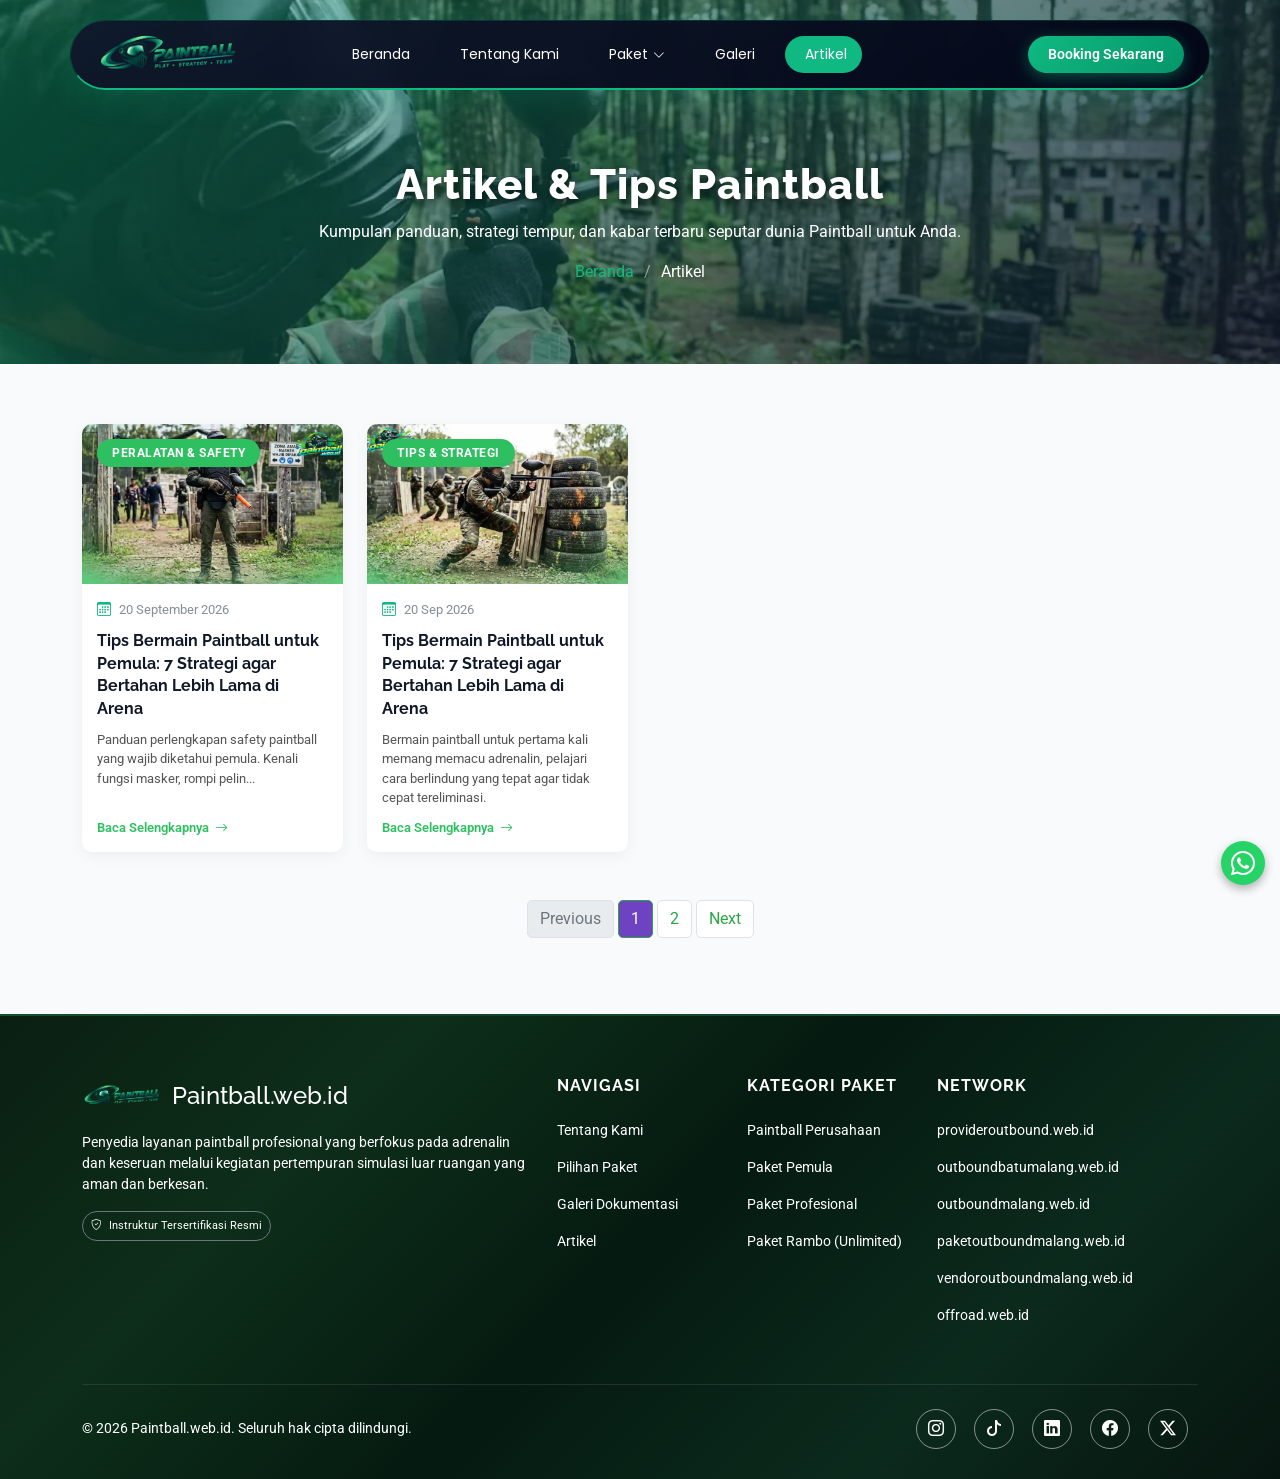
<file: artikel.html>
<!DOCTYPE html>
<html lang="id">

<head>

  <meta charset="utf-8">
  <meta content="width=device-width, initial-scale=1.0" name="viewport">
  <title>Artikel & Tips Paintball - Paintball.web.id</title>
  <meta name="description"
    content="Temukan berbagai tips, trik, dan informasi menarik seputar olahraga paintball untuk meningkatkan strategi dan kemenangan tim Anda di arena.">
  <meta name="keywords"
    content="paintball, paintball Batu Malang, paket paintball murah, arena paintball, sewa perlengkapan paintball, paintball indonesia, booking paintball">

  <!-- AEO & GEO Tags -->
  <meta name="publisher" content="Paintball Web ID">
  <meta name="author" content="Tim Paintball Web ID">
  <meta name="robots" content="index, follow, max-image-preview:large, max-snippet:-1, max-video-preview:-1">

  <!-- OpenGraph -->
  <meta property="og:title" content="Artikel & Tips Paintball - Paintball.web.id">
  <meta property="og:description"
    content="Temukan berbagai tips, trik, dan informasi menarik seputar olahraga paintball untuk meningkatkan strategi dan kemenangan tim Anda di arena.">
  <meta property="og:url" content="https://paintball.web.id/artikel">
  <meta property="og:type" content="article">
  <meta property="og:image" content="https://paintball.web.id/assets/img/logo.png">
  <meta property="og:site_name" content="Paintball.web.id">

  <!-- Twitter Card -->
  <meta name="twitter:card" content="summary_large_image">
  <meta name="twitter:title" content="Artikel & Tips Paintball - Paintball.web.id">
  <meta name="twitter:description"
    content="Temukan berbagai tips, trik, dan informasi menarik seputar olahraga paintball untuk meningkatkan strategi dan kemenangan tim Anda di arena.">
  <meta name="twitter:image" content="https://paintball.web.id/assets/img/logo.png">

  <!-- Canonical -->
  <link rel="canonical" href="https://paintball.web.id/artikel">

  <!-- Favicons -->
  <link href="assets/img/favicon.png" rel="icon">
  <link href="assets/img/apple-touch-icon.png" rel="apple-touch-icon">

  <!-- Performance Optimization (Pagespeed) -->
  <link rel="preconnect" href="https://fonts.googleapis.com">
  <link rel="preconnect" href="https://fonts.gstatic.com" crossorigin>
  <link rel="dns-prefetch" href="https://fonts.googleapis.com">

  <!-- Fonts -->
  <link
    href="https://fonts.googleapis.com/css2?family=Roboto:ital,wght@0,100;0,300;0,400;0,500;0,700;0,900;1,100;1,300;1,400;1,500;1,700;1,900&family=Poppins:ital,wght@0,100;0,200;0,300;0,400;0,500;0,600;0,700;0,800;0,900;1,100;1,200;1,300;1,400;1,500;1,600;1,700;1,800;1,900&family=Raleway:ital,wght@0,100;0,200;0,300;0,400;0,500;0,600;0,700;0,800;0,900;1,100;1,200;1,300;1,400;1,500;1,600;1,700;1,800;1,900&display=swap"
    rel="stylesheet">

  <!-- Vendor CSS Files -->
  <link href="assets/vendor/bootstrap/css/bootstrap.min.css" rel="stylesheet">
  <link href="assets/vendor/bootstrap-icons/bootstrap-icons.css" rel="stylesheet">
  <link href="assets/vendor/aos/aos.css" rel="stylesheet">
  <link href="assets/vendor/swiper/swiper-bundle.min.css" rel="stylesheet">
  <link href="assets/vendor/glightbox/css/glightbox.min.css" rel="stylesheet">

  <!-- Main CSS File -->
  <link href="assets/css/main.css" rel="stylesheet">

  <!-- Schema.org JSON-LD -->
  <script type="application/ld+json">
{
  "@context": "https://schema.org",
  "@graph": [
    {
      "@type": "SportsActivityLocation",
      "@id": "https://paintball.web.id/#sportsactivitylocation",
      "name": "Paintball Web ID",
      "description": "Arena bermain paintball terbaik dan terlengkap di Batu Malang dengan paket murah meriah.",
      "url": "https://paintball.web.id",
      "telephone": "+6281234567890",
      "address": {
        "@type": "PostalAddress",
        "streetAddress": "Jl. Arena Paintball No. 1",
        "addressLocality": "Batu Malang",
        "addressRegion": "DKI Batu Malang",
        "postalCode": "10000",
        "addressCountry": "ID"
      },
      "image": "https://paintball.web.id/assets/img/logo.png"
    },
    {
      "@type": "WebSite",
      "@id": "https://paintball.web.id/#website",
      "url": "https://paintball.web.id",
      "name": "Paintball Web ID",
      "publisher": {
        "@id": "https://paintball.web.id/#sportsactivitylocation"
      }
    },
    {
      "@type": "Article",
      "headline": "Artikel - Paintball.web.id",
      "description": "",
      "url": "https://paintball.web.id/artikel",
      "author": {
        "@type": "Organization",
        "name": "Tim Paintball Web ID"
      }
    }
  ]
}
  </script>

  <link rel="preload" as="image" href="assets/img/homepage/aksi-pemain-paintball-di-hutan-pinus.webp" fetchpriority="high">
</head>

<body class="blog-page">

  <header id="header" class="header d-flex align-items-center fixed-top">
    <div
      class="header-container container-fluid container-xl position-relative d-flex align-items-center justify-content-between">

      <a href="/" class="logo d-flex align-items-center me-auto me-xl-0">
        <img src="assets/img/logo.png" alt="Logo Paintball">
      </a>

      <nav id="navmenu" class="navmenu">
        <ul>
          <li><a href="/">Beranda</a></li>
          <li><a href="about">Tentang Kami</a></li>
          <li class="dropdown"><a href="tours"><span>Paket</span> <i
                class="bi bi-chevron-down toggle-dropdown"></i></a>
            <ul>
              <li><a href="paket-pemula">Paket Pemula (Rookie)</a></li>
              <li><a href="paket-pro">Paket Profesional (Pro)</a></li>
              <li><a href="paket-rambo">Paket Rambo (Unlimited)</a></li>
              <li><a href="paket-perusahaan">Paket Perusahaan (20 Orang)</a></li>
            </ul>
          </li>
          <li><a href="gallery">Galeri</a></li>
          <li><a href="artikel" class="active">Artikel</a></li>
        </ul>
        <i class="mobile-nav-toggle d-xl-none bi bi-list" role="button" aria-label="Toggle navigation"></i>
      </nav>

      <a class="btn-getstarted" href="https://wa.me/6282211221909" target="_blank">Booking Sekarang</a>

    </div>
  </header>

  <main class="main">

    <!-- Page Title -->
    <div class="page-title dark-background" data-aos="fade"
      style="background-image: url(assets/img/homepage/aksi-pemain-paintball-di-hutan-pinus.webp);">
      <div class="container position-relative">
        <h1>Artikel & Tips Paintball</h1>
        <p>Kumpulan panduan, strategi tempur, dan kabar terbaru seputar dunia Paintball untuk Anda.</p>
        <nav class="breadcrumbs">
          <ol>
            <li><a href="/">Beranda</a></li>
            <li class="current">Artikel</li>
          </ol>
        </nav>
      </div>
    </div><!-- End Page Title -->

    <!-- Blog Posts Section -->
    <section id="blog-posts" class="blog-posts section">
      <div class="container" data-aos="fade-up" data-aos-delay="100">
        <div class="row gy-4">

          <!-- Post Baru: Peralatan Safety -->
          <div class="col-lg-3 col-md-6" data-aos="fade-up" data-aos-delay="50">
            <article class="compact-post position-relative"
              style="background: #fff; border-radius: 10px; overflow: hidden; box-shadow: 0 4px 15px rgba(0,0,0,0.05); height: 100%;">
              <div class="compact-img" style="height: 160px; overflow: hidden; position: relative;">
                <img src="assets/img/blog/pemain-paintball-dengan-perlengkapan-safety-lengkap-di-lapangan.webp"
                  class="img-fluid" style="width: 100%; height: 100%; object-fit: cover;" loading="lazy"
                  alt="Peralatan Safety Paintball">
                <span class="category-badge"
                  style="position: absolute; top: 15px; left: 15px; background: #2ec060; color: #fff; padding: 5px 15px; border-radius: 20px; font-size: 12px; font-weight: bold;">Peralatan
                  & Safety</span>
              </div>
              <div class="compact-content" style="padding: 15px;">
                <div class="post-meta" style="font-size: 14px; color: #6c757d; margin-bottom: 10px;">
                  <span><i class="bi bi-calendar3"></i> 20 September 2026</span>
                </div>
                <h3 class="post-title"
                  style="font-size: 16px; font-weight: 700; margin-bottom: 10px; line-height: 1.4;">Tips Bermain
                  Paintball untuk Pemula: 7 Strategi agar Bertahan Lebih Lama di Arena</h3>
                <p style="font-size: 13px; color: #555; margin-bottom: 10px;">Panduan perlengkapan safety paintball yang
                  wajib diketahui pemula. Kenali fungsi masker, rompi pelin...</p>
                <a href="peralatan-safety" class="readmore stretched-link"
                  style="color: #2ec060; font-weight: 600; text-decoration: none;">Baca Selengkapnya <i
                    class="bi bi-arrow-right"></i></a>
              </div>
            </article>
          </div>


          <!-- Post Baru: Tips Pemula -->
          <div class="col-lg-3 col-md-6" data-aos="fade-up" data-aos-delay="50">
            <article class="compact-post position-relative"
              style="background: #fff; border-radius: 10px; overflow: hidden; box-shadow: 0 4px 15px rgba(0,0,0,0.05); height: 100%;">
              <div class="compact-img" style="height: 160px; overflow: hidden; position: relative;">
                <img src="assets/img/blog/pemain-paintball-berlindung-di-barikade.webp" class="img-fluid"
                  style="width: 100%; height: 100%; object-fit: cover;" loading="lazy" alt="Tips Bertahan Paintball">
                <span class="category-badge"
                  style="position: absolute; top: 15px; left: 15px; background: #2ec060; color: #fff; padding: 5px 15px; border-radius: 20px; font-size: 12px; font-weight: bold;">Tips
                  &amp; Strategi</span>
              </div>
              <div class="compact-content" style="padding: 15px;">
                <div class="post-meta" style="font-size: 14px; color: #6c757d; margin-bottom: 10px;">
                  <span><i class="bi bi-calendar3"></i> 20 Sep 2026</span>
                </div>
                <h3 class="post-title"
                  style="font-size: 16px; font-weight: 700; margin-bottom: 10px; line-height: 1.4;">Tips Bermain
                  Paintball untuk Pemula: 7 Strategi agar Bertahan Lebih Lama di Arena</h3>
                <p style="font-size: 13px; color: #555; margin-bottom: 10px;">Bermain paintball untuk pertama kali
                  memang memacu adrenalin, pelajari cara berlindung yang tepat agar tidak cepat tereliminasi.</p>
                <a href="tips-pemula" class="readmore stretched-link"
                  style="color: #2ec060; font-weight: 600; text-decoration: none;">Baca Selengkapnya <i
                    class="bi bi-arrow-right"></i></a>
              </div>
            </article>
          </div>

        </div>

        <!-- Pagination -->
        <div class="row mt-5">
          <div class="col-12 text-center">
            <nav aria-label="Page navigation">
              <ul class="pagination justify-content-center" style="gap: 5px;">
                <li class="page-item disabled">
                  <a class="page-link" href="#" style="border-radius: 5px; color: #6c757d;">Previous</a>
                </li>
                <li class="page-item active"><a class="page-link" href="#"
                    style="border-radius: 5px; background-color: #6f42c1; border-color: #28a745;">1</a></li>
                <li class="page-item"><a class="page-link" href="#" style="border-radius: 5px; color: #28a745;">2</a>
                </li>
                <li class="page-item">
                  <a class="page-link" href="#" style="border-radius: 5px; color: #28a745;">Next</a>
                </li>
              </ul>
            </nav>
          </div>
        </div>

      </div>
    </section><!-- /Blog Posts Section -->

  </main>

  <footer id="footer" class="footer dark-background"
    style="background: linear-gradient(135deg, #0a1f12 0%, #0d2e1a 25%, #051a10 50%, #0b2a1c 75%, #071510 100%); padding-top: 60px; padding-bottom: 30px; border-top: 2px solid rgba(46,192,96,0.25);">
    <div class="container">
      <div class="row gy-4">

        <div class="col-lg-5 col-md-12 footer-about">
          <a href="/" class="logo d-flex align-items-center mb-3 text-decoration-none">
            <img src="assets/img/logo.png" alt="Logo Paintball" style="max-height: 40px; margin-right: 10px;">
            <h2 class="sitename text-white m-0" style="font-size: 24px;">Paintball.web.id</h2>
          </a>
          <p class="text-white">Penyedia layanan paintball profesional yang berfokus pada adrenalin dan keseruan
            melalui kegiatan pertempuran simulasi luar ruangan yang aman dan berkesan.</p>
          <div class="mt-3">
            <span class="badge border border-secondary text-white p-2 rounded-pill fw-normal"><i
                class="bi bi-shield-check me-1"></i> Instruktur Tersertifikasi Resmi</span>
          </div>
        </div>

        <div class="col-lg-2 col-6 footer-links">
          <h3 class="text-white mb-4" style="font-size: 16px; font-weight: bold; letter-spacing: 1px;">NAVIGASI</h3>
          <ul class="list-unstyled">
            <li class="mb-3"><a href="about" class="text-white text-decoration-none">Tentang Kami</a></li>
            <li class="mb-3"><a href="tours" class="text-white text-decoration-none">Pilihan Paket</a></li>
            <li class="mb-3"><a href="gallery" class="text-white text-decoration-none">Galeri Dokumentasi</a>
            </li>
            <li class="mb-3"><a href="artikel" class="text-white text-decoration-none">Artikel</a></li>
          </ul>
        </div>

        <div class="col-lg-2 col-6 footer-links">
          <h3 class="text-white mb-4" style="font-size:16px;font-weight:bold;letter-spacing:1px;">KATEGORI PAKET</h3>
          <ul class="list-unstyled">
            <li class="mb-3"><a href="paket-perusahaan" class="text-white text-decoration-none">Paintball
                Perusahaan</a></li>
            <li class="mb-3"><a href="paket-pemula" class="text-white text-decoration-none">Paket Pemula</a>
            </li>
            <li class="mb-3"><a href="paket-pro" class="text-white text-decoration-none">Paket Profesional</a>
            </li>
            <li class="mb-3"><a href="paket-rambo" class="text-white text-decoration-none">Paket Rambo
                (Unlimited)</a></li>
          </ul>
        </div>

        <div class="col-lg-3 col-6 footer-links">
          <h3 class="text-white mb-4" style="font-size:16px;font-weight:bold;letter-spacing:1px;">NETWORK</h3>
          <ul class="list-unstyled footer-network-list">
            <li class="mb-3"><a href="https://provideroutbound.web.id" target="_blank"
                class="text-white text-decoration-none">provideroutbound.web.id</a></li>
            <li class="mb-3"><a href="https://outboundbatumalang.web.id" target="_blank"
                class="text-white text-decoration-none">outboundbatumalang.web.id</a></li>
            <li class="mb-3"><a href="https://outboundmalang.web.id" target="_blank"
                class="text-white text-decoration-none">outboundmalang.web.id</a></li>
            <li class="mb-3"><a href="https://paketoutboundmalang.web.id" target="_blank"
                class="text-white text-decoration-none">paketoutboundmalang.web.id</a></li>
            <li class="mb-3"><a href="https://vendoroutboundmalang.web.id" target="_blank"
                class="text-white text-decoration-none">vendoroutboundmalang.web.id</a></li>
            <li class="mb-3"><a href="https://offroad.web.id" target="_blank"
                class="text-white text-decoration-none">offroad.web.id</a></li>
            <li class="mb-3"><a href="https://rafting.web.id" target="_blank"
                class="text-white text-decoration-none">rafting.web.id</a></li>
            <li class="mb-3"><a href="https://outboundpantai.web.id" target="_blank"
                class="text-white text-decoration-none">outboundpantai.web.id</a></li>
            <li class="mb-3"><a href="https://paintballbatumalang.web.id" target="_blank"
                class="text-white text-decoration-none">paintballbatumalang.web.id</a></li>
            <li class="mb-3"><a href="https://cobanrondo.web.id" target="_blank"
                class="text-white text-decoration-none">cobanrondo.web.id</a></li>
            <li class="mb-3"><a href="https://malangtraveler.web.id" target="_blank"
                class="text-white text-decoration-none">malangtraveler.web.id</a></li>
            <li class="mb-3"><a href="https://outboundkediri.web.id" target="_blank"
                class="text-white text-decoration-none">outboundkediri.web.id</a></li>
            <li class="mb-3"><a href="https://pantaimalangselatan.web.id" target="_blank"
                class="text-white text-decoration-none">pantaimalangselatan.web.id</a></li>
            <li class="mb-3"><a href="https://jasaoutboundmalang.web.id" target="_blank"
                class="text-white text-decoration-none">jasaoutboundmalang.web.id</a></li>
            <li class="mb-3"><a href="https://outboundindonesia.web.id" target="_blank"
                class="text-white text-decoration-none">outboundindonesia.web.id</a></li>
            <li class="mb-3"><a href="https://indonesiaoutbound.web.id" target="_blank"
                class="text-white text-decoration-none">indonesiaoutbound.web.id</a></li>
            <li class="mb-3"><a href="https://gemilangkatunoutbound.web.id" target="_blank"
                class="text-white text-decoration-none">gemilangkatunoutbound.web.id</a></li>
            <li class="mb-3"><a href="https://outboundjatim.web.id" target="_blank"
                class="text-white text-decoration-none">outboundjatim.web.id</a></li>
          </ul>
        </div>
      </div>

      <hr class="border-secondary mt-5 mb-4">

      <div class="row align-items-center">
        <div class="col-md-6 text-center text-md-start">
          <p class="text-white mb-0" style="font-size: 14px;">© 2026 Paintball.web.id. Seluruh hak cipta dilindungi.
          </p>
        </div>
        <div class="col-md-6 text-center text-md-end">
          <div class="social-links d-inline-flex gap-2">
            <a aria-label="Instagram" href="https://instagram.com/" target="_blank"
              class="rounded-circle d-flex align-items-center justify-content-center text-white"
              style="width: 40px; height: 40px; border: 1px solid rgba(255,255,255,0.5); transition: all 0.3s; text-decoration: none;"
              onmouseenter="this.style.background='linear-gradient(45deg, #f09433, #e6683c, #dc2743, #cc2366, #bc1888)'; this.style.borderColor='transparent';"
              onmouseleave="this.style.background='transparent'; this.style.borderColor='rgba(255,255,255,0.5)';"><i
                class="bi bi-instagram"></i></a>

            <a href="https://tiktok.com/" target="_blank"
              class="rounded-circle d-flex align-items-center justify-content-center text-white"
              style="width: 40px; height: 40px; border: 1px solid rgba(255,255,255,0.5); transition: all 0.3s; text-decoration: none;"
              onmouseenter="this.style.background='#000000'; this.style.borderColor='#000000';"
              onmouseleave="this.style.background='transparent'; this.style.borderColor='rgba(255,255,255,0.5)';"><i
                class="bi bi-tiktok"></i></a>

            <a aria-label="LinkedIn" href="https://linkedin.com/" target="_blank"
              class="rounded-circle d-flex align-items-center justify-content-center text-white"
              style="width: 40px; height: 40px; border: 1px solid rgba(255,255,255,0.5); transition: all 0.3s; text-decoration: none;"
              onmouseenter="this.style.background='#0077b5'; this.style.borderColor='#0077b5';"
              onmouseleave="this.style.background='transparent'; this.style.borderColor='rgba(255,255,255,0.5)';"><i
                class="bi bi-linkedin"></i></a>

            <a aria-label="Facebook" href="https://facebook.com/" target="_blank"
              class="rounded-circle d-flex align-items-center justify-content-center text-white"
              style="width: 40px; height: 40px; border: 1px solid rgba(255,255,255,0.5); transition: all 0.3s; text-decoration: none;"
              onmouseenter="this.style.background='#1877f2'; this.style.borderColor='#1877f2';"
              onmouseleave="this.style.background='transparent'; this.style.borderColor='rgba(255,255,255,0.5)';"><i
                class="bi bi-facebook"></i></a>

            <a aria-label="Twitter" href="https://twitter.com/" target="_blank"
              class="rounded-circle d-flex align-items-center justify-content-center text-white"
              style="width: 40px; height: 40px; border: 1px solid rgba(255,255,255,0.5); transition: all 0.3s; text-decoration: none;"
              onmouseenter="this.style.background='#000000'; this.style.borderColor='#000000';"
              onmouseleave="this.style.background='transparent'; this.style.borderColor='rgba(255,255,255,0.5)';"><i
                class="bi bi-twitter-x"></i></a>
          </div>
        </div>
      </div>
    </div>
  </footer>

  <!-- Scroll Top -->
  <a href="#" id="scroll-top" class="scroll-top d-flex align-items-center justify-content-center" aria-label="Scroll to top"><i
      class="bi bi-arrow-up-short"></i></a>

  <!-- WhatsApp Float -->
  <a href="https://wa.me/6282211221909" target="_blank"
    class="whatsapp-float d-flex align-items-center justify-content-center"><i class="bi bi-whatsapp"></i></a>

  <!-- Preloader -->
  <div id="preloader"></div>

  <!-- Vendor JS Files -->
  <script src="assets/vendor/bootstrap/js/bootstrap.bundle.min.js"></script>
  <script src="assets/vendor/php-email-form/validate.js"></script>
  <script src="assets/vendor/aos/aos.js"></script>
  <script src="assets/vendor/swiper/swiper-bundle.min.js"></script>
  <script src="assets/vendor/purecounter/purecounter_vanilla.js"></script>
  <script src="assets/vendor/imagesloaded/imagesloaded.pkgd.min.js"></script>
  <script src="assets/vendor/isotope-layout/isotope.pkgd.min.js"></script>
  <script src="assets/vendor/glightbox/js/glightbox.min.js"></script>

  <!-- Main JS File -->
  <script src="assets/js/main.js"></script>

</body>

</html>
</file>
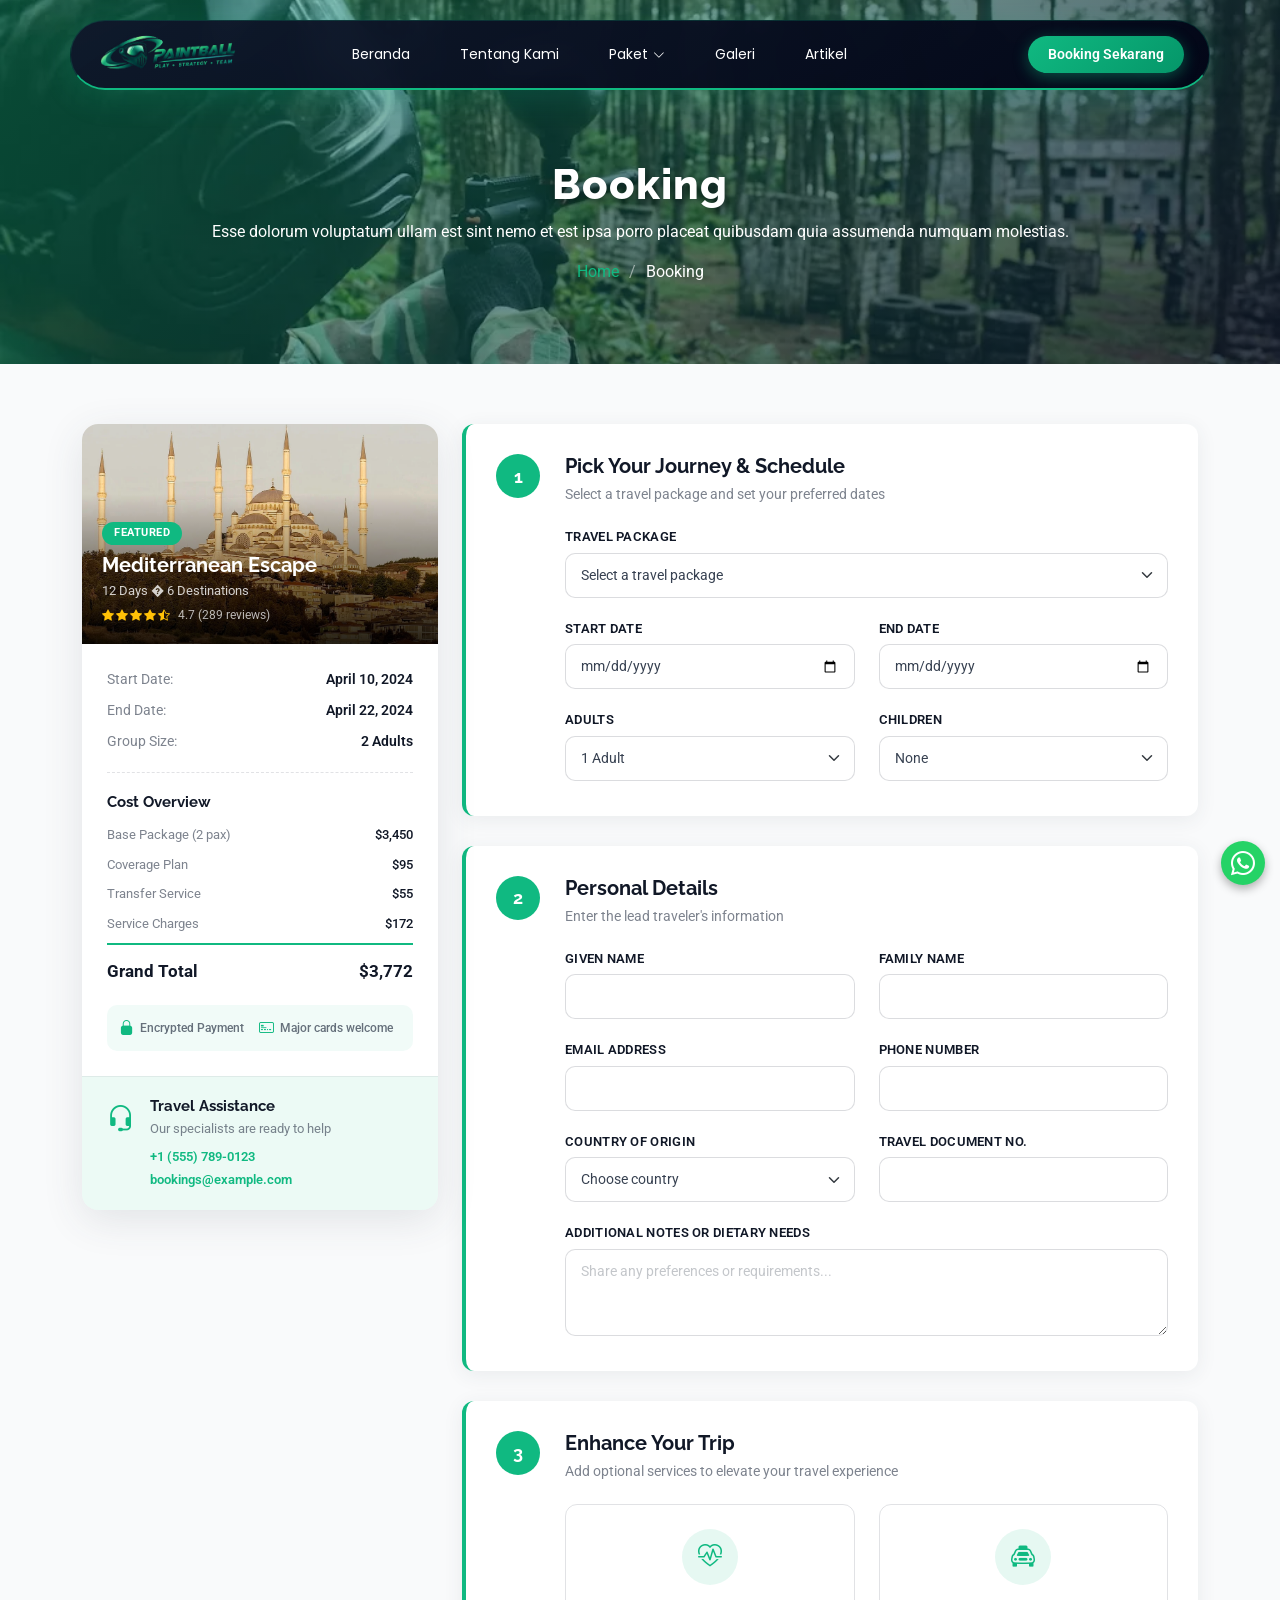
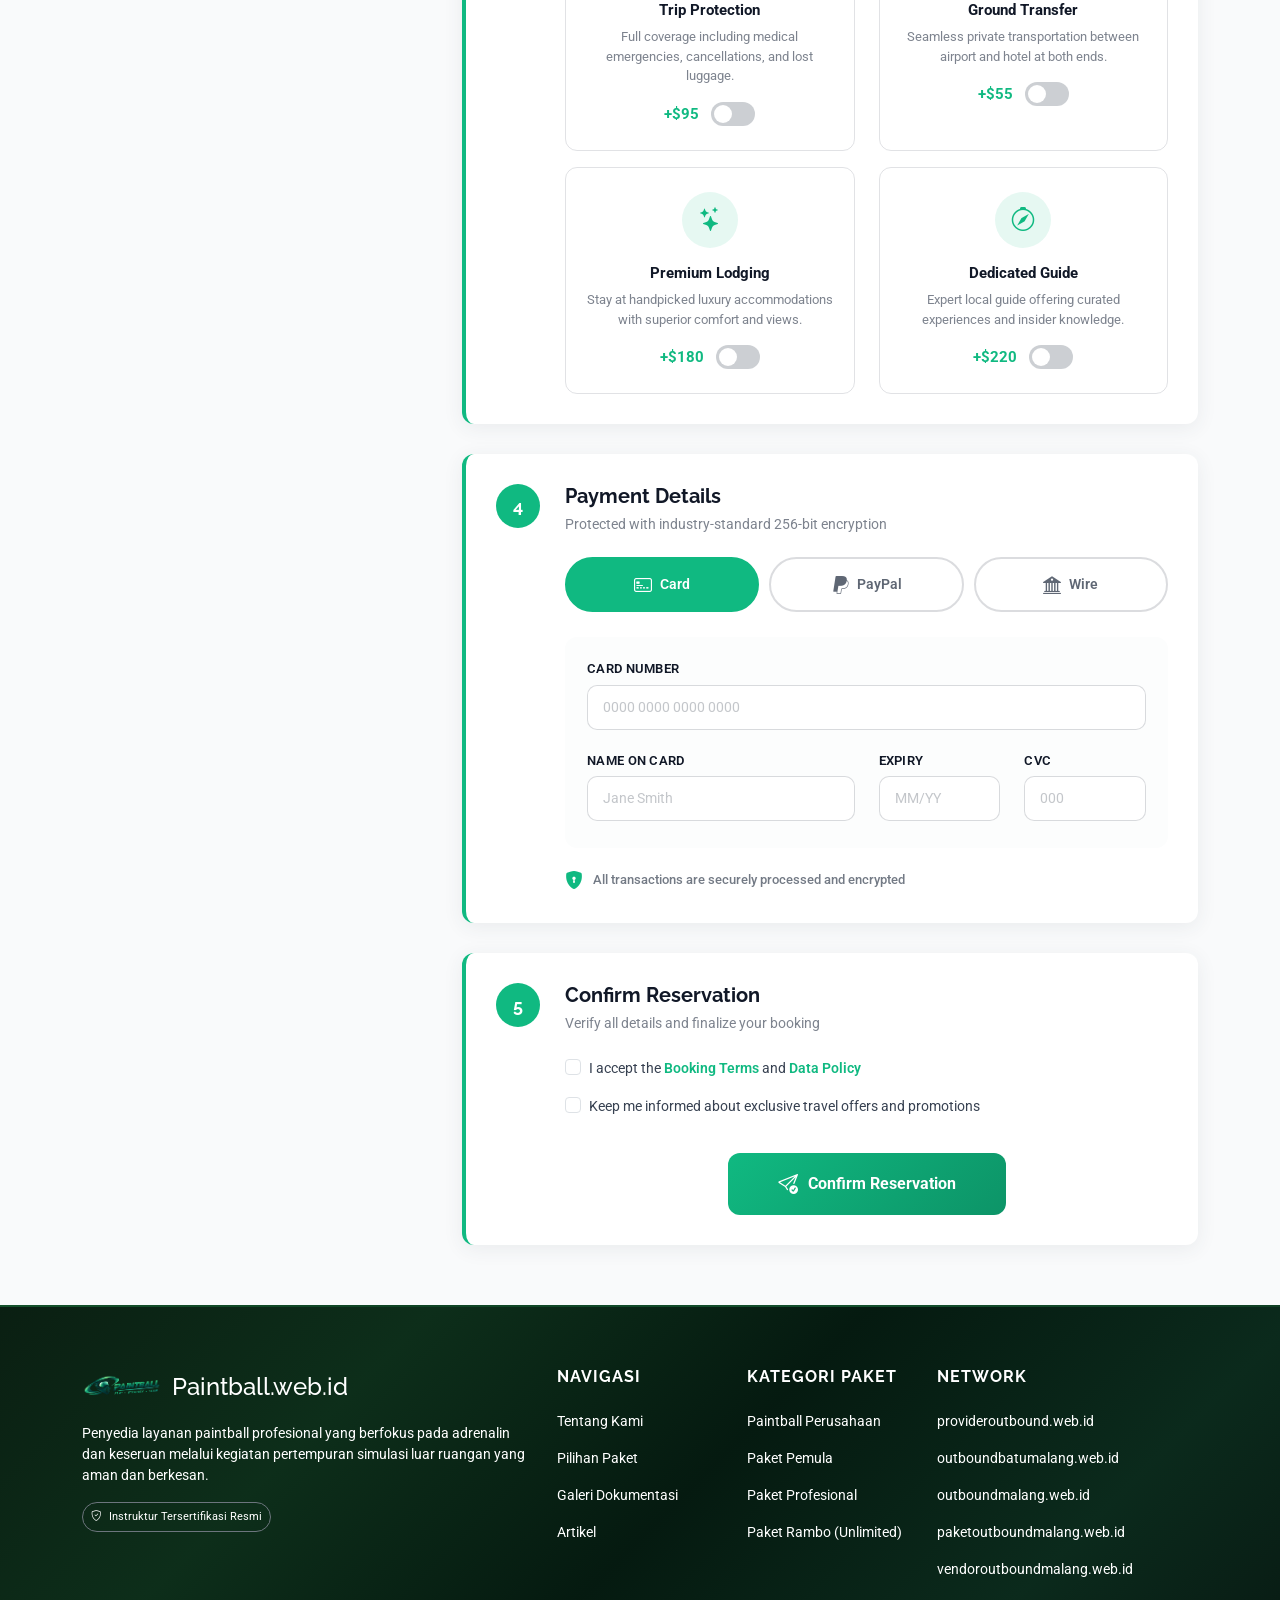
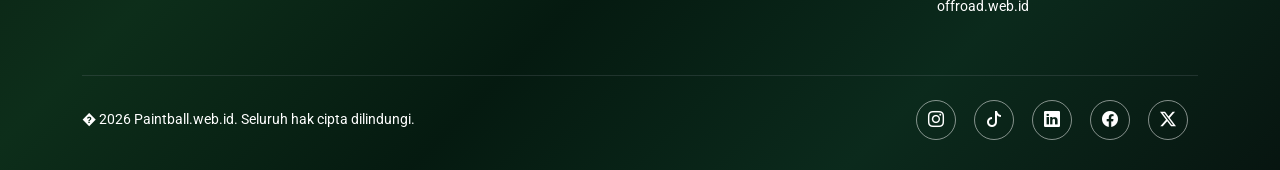
<file: booking.html>
<!DOCTYPE html>
<html lang="id">

<head>

  <meta charset="utf-8">
  <meta content="width=device-width, initial-scale=1.0" name="viewport">
  <title>Booking Paintball Sekarang - Paintball.web.id</title>
  <meta name="description" content="Segera reservasi jadwal bermain paintball Anda. Proses cepat, harga terjangkau, dan rasakan pertempuran yang menegangkan bersama tim.">
  <meta name="keywords"
    content="paintball, paintball Batu Malang, paket paintball murah, arena paintball, sewa perlengkapan paintball, paintball indonesia, booking paintball">

  <!-- AEO & GEO Tags -->
  <meta name="publisher" content="Paintball Web ID">
  <meta name="author" content="Tim Paintball Web ID">
  <meta name="robots" content="index, follow, max-image-preview:large, max-snippet:-1, max-video-preview:-1">

  <!-- OpenGraph -->
  <meta property="og:title" content="Booking Paintball Sekarang - Paintball.web.id">
  <meta property="og:description" content="Segera reservasi jadwal bermain paintball Anda. Proses cepat, harga terjangkau, dan rasakan pertempuran yang menegangkan bersama tim.">
  <meta property="og:url" content="https://paintball.web.id/booking">
  <meta property="og:type" content="website">
  <meta property="og:image" content="https://paintball.web.id/assets/img/logo.png">
  <meta property="og:site_name" content="Paintball.web.id">

  <!-- Twitter Card -->
  <meta name="twitter:card" content="summary_large_image">
  <meta name="twitter:title" content="Booking Paintball Sekarang - Paintball.web.id">
  <meta name="twitter:description" content="Segera reservasi jadwal bermain paintball Anda. Proses cepat, harga terjangkau, dan rasakan pertempuran yang menegangkan bersama tim.">
  <meta name="twitter:image" content="https://paintball.web.id/assets/img/logo.png">

  <!-- Canonical -->
  <link rel="canonical" href="https://paintball.web.id/booking">

  <!-- Favicons -->
  <link href="assets/img/favicon.png" rel="icon">
  <link href="assets/img/apple-touch-icon.png" rel="apple-touch-icon">

  <!-- Performance Optimization (Pagespeed) -->
  <link rel="preconnect" href="https://fonts.googleapis.com">
  <link rel="preconnect" href="https://fonts.gstatic.com" crossorigin>
  <link rel="dns-prefetch" href="https://fonts.googleapis.com">

  <!-- Fonts -->
  <link
    href="https://fonts.googleapis.com/css2?family=Roboto:ital,wght@0,100;0,300;0,400;0,500;0,700;0,900;1,100;1,300;1,400;1,500;1,700;1,900&family=Poppins:ital,wght@0,100;0,200;0,300;0,400;0,500;0,600;0,700;0,800;0,900;1,100;1,200;1,300;1,400;1,500;1,600;1,700;1,800;1,900&family=Raleway:ital,wght@0,100;0,200;0,300;0,400;0,500;0,600;0,700;0,800;0,900;1,100;1,200;1,300;1,400;1,500;1,600;1,700;1,800;1,900&display=swap"
    rel="stylesheet">

  <!-- Vendor CSS Files -->
  <link href="assets/vendor/bootstrap/css/bootstrap.min.css" rel="stylesheet">
  <link href="assets/vendor/bootstrap-icons/bootstrap-icons.css" rel="stylesheet">
  <link href="assets/vendor/aos/aos.css" rel="stylesheet">
  <link href="assets/vendor/swiper/swiper-bundle.min.css" rel="stylesheet">
  <link href="assets/vendor/glightbox/css/glightbox.min.css" rel="stylesheet">

  <!-- Main CSS File -->
  <link href="assets/css/main.css" rel="stylesheet">

  <!-- Schema.org JSON-LD -->
  <script type="application/ld+json">
{
  "@context": "https://schema.org",
  "@graph": [
    {
      "@type": "SportsActivityLocation",
      "@id": "https://paintball.web.id/#sportsactivitylocation",
      "name": "Paintball Web ID",
      "description": "Arena bermain paintball terbaik dan terlengkap di Batu Malang dengan paket murah meriah.",
      "url": "https://paintball.web.id",
      "telephone": "+6281234567890",
      "address": {
        "@type": "PostalAddress",
        "streetAddress": "Jl. Arena Paintball No. 1",
        "addressLocality": "Batu Malang",
        "addressRegion": "DKI Batu Malang",
        "postalCode": "10000",
        "addressCountry": "ID"
      },
      "image": "https://paintball.web.id/assets/img/logo.png"
    },
    {
      "@type": "WebSite",
      "@id": "https://paintball.web.id/#website",
      "url": "https://paintball.web.id",
      "name": "Paintball Web ID",
      "publisher": {
        "@id": "https://paintball.web.id/#sportsactivitylocation"
      }
    }
  ]
}
  </script>

  <link rel="preload" as="image" href="assets/img/homepage/aksi-pemain-paintball-di-hutan-pinus.webp" fetchpriority="high">
</head>

<body class="booking-page">

  <header id="header" class="header d-flex align-items-center fixed-top">
    <div
      class="header-container container-fluid container-xl position-relative d-flex align-items-center justify-content-between">

      <a href="/" class="logo d-flex align-items-center me-auto me-xl-0">
        <img src="assets/img/logo.png" alt="Logo Paintball">
      </a>

      <nav id="navmenu" class="navmenu">
        <ul>
          <li><a href="/">Beranda</a></li>
          <li><a href="about">Tentang Kami</a></li>
          <li class="dropdown"><a href="tours"><span>Paket</span> <i
                class="bi bi-chevron-down toggle-dropdown"></i></a>
            <ul>
              <li><a href="paket-pemula">Paket Pemula (Rookie)</a></li>
              <li><a href="paket-pro">Paket Profesional (Pro)</a></li>
              <li><a href="paket-rambo">Paket Rambo (Unlimited)</a></li>
              <li><a href="paket-perusahaan">Paket Perusahaan (20 Orang)</a></li>
            </ul>
          </li>
          <li><a href="gallery">Galeri</a></li>
          <li><a href="artikel">Artikel</a></li>
        </ul>
        <i class="mobile-nav-toggle d-xl-none bi bi-list" role="button" aria-label="Toggle navigation"></i>
      </nav>

      <a class="btn-getstarted" href="https://wa.me/6282211221909" target="_blank">Booking Sekarang</a>

    </div>
  </header>

  <main class="main">

    <!-- Page Title -->
    <div class="page-title dark-background" data-aos="fade"
      style="background-image: url(assets/img/homepage/aksi-pemain-paintball-di-hutan-pinus.webp);">
      <div class="container position-relative">
        <h1>Booking</h1>
        <p>Esse dolorum voluptatum ullam est sint nemo et est ipsa porro placeat quibusdam quia assumenda numquam
          molestias.</p>
        <nav class="breadcrumbs">
          <ol>
            <li><a href="/">Home</a></li>
            <li class="current">Booking</li>
          </ol>
        </nav>
      </div>
    </div><!-- End Page Title -->

    <!-- Travel Booking Section -->
    <section id="travel-booking" class="travel-booking section">

      <div class="container" data-aos="fade-up" data-aos-delay="100">

        <div class="row gy-5">

          <!-- Trip Overview Panel -->
          <div class="col-lg-4">
            <div class="trip-overview" data-aos="zoom-in" data-aos-delay="200">

              <div class="overview-hero">
                <img loading="lazy" decoding="async" src="assets/img/travel/destination-14.webp" alt="Tour Preview" class="img-fluid">
                <div class="hero-overlay">
                  <div class="tour-badge">Featured</div>
                  <h5>Mediterranean Escape</h3>
                  <p>12 Days � 6 Destinations</p>
                  <div class="star-rating">
                    <i class="bi bi-star-fill"></i>
                    <i class="bi bi-star-fill"></i>
                    <i class="bi bi-star-fill"></i>
                    <i class="bi bi-star-fill"></i>
                    <i class="bi bi-star-half"></i>
                    <span>4.7 (289 reviews)</span>
                  </div>
                </div>
              </div>

              <div class="overview-body">

                <div class="trip-details">
                  <div class="detail-item">
                    <span class="label">Start Date:</span>
                    <span class="value">April 10, 2024</span>
                  </div>
                  <div class="detail-item">
                    <span class="label">End Date:</span>
                    <span class="value">April 22, 2024</span>
                  </div>
                  <div class="detail-item">
                    <span class="label">Group Size:</span>
                    <span class="value">2 Adults</span>
                  </div>
                </div>

                <div class="cost-summary">
                  <h6>Cost Overview</h6>
                  <div class="cost-line">
                    <span>Base Package (2 pax)</span>
                    <span>$3,450</span>
                  </div>
                  <div class="cost-line">
                    <span>Coverage Plan</span>
                    <span>$95</span>
                  </div>
                  <div class="cost-line">
                    <span>Transfer Service</span>
                    <span>$55</span>
                  </div>
                  <div class="cost-line">
                    <span>Service Charges</span>
                    <span>$172</span>
                  </div>
                  <div class="cost-total">
                    <span>Grand Total</span>
                    <span>$3,772</span>
                  </div>
                </div>

                <div class="trust-badges">
                  <div class="badge-item">
                    <i class="bi bi-lock-fill"></i>
                    <span>Encrypted Payment</span>
                  </div>
                  <div class="badge-item">
                    <i class="bi bi-credit-card-2-front"></i>
                    <span>Major cards welcome</span>
                  </div>
                </div>

              </div>

              <div class="assistance-box">
                <i class="bi bi-headset"></i>
                <div class="assistance-content">
                  <h6>Travel Assistance</h6>
                  <p>Our specialists are ready to help</p>
                  <a href="tel:+15557890123">+1 (555) 789-0123</a>
                  <a href="mailto:bookings@example.com">bookings@example.com</a>
                </div>
              </div>

            </div>
          </div><!-- End Trip Overview Panel -->

          <!-- Reservation Form -->
          <div class="col-lg-8">
            <form action="forms/tour-booking.php" class="php-email-form" data-aos="fade-left" data-aos-delay="200">

              <!-- Step 1: Journey Selection -->
              <div class="step-card" data-aos="fade-up" data-aos-delay="100">
                <div class="step-indicator">
                  <span class="step-num">1</span>
                </div>
                <div class="step-body">
                  <h4>Pick Your Journey &amp; Schedule</h3>
                  <p>Select a travel package and set your preferred dates</p>
                  <div class="row gy-3">
                    <div class="col-12">
                      <div class="field-group">
                        <label for="trip-selection">Travel Package</label>
                        <select name="tour_package" id="trip-selection" class="form-select" required="">
                          <option value="">Select a travel package</option>
                          <option value="mediterranean-escape">Mediterranean Escape - 12 Days</option>
                          <option value="far-east-journey">Far East Journey - 14 Days</option>
                          <option value="wildlife-expedition">Wildlife Expedition - 10 Days</option>
                          <option value="andean-odyssey">Andean Odyssey - 18 Days</option>
                        </select>
                      </div>
                    </div>
                    <div class="col-md-6">
                      <div class="field-group">
                        <label for="start-date">Start Date</label>
                        <input aria-label="Departure Date" type="date" name="departure_date" id="start-date" class="form-control" required="">
                      </div>
                    </div>
                    <div class="col-md-6">
                      <div class="field-group">
                        <label for="end-date">End Date</label>
                        <input aria-label="Return Date" type="date" name="return_date" id="end-date" class="form-control" required="">
                      </div>
                    </div>
                    <div class="col-md-6">
                      <div class="field-group">
                        <label for="adult-count">Adults</label>
                        <select name="adults" id="adult-count" class="form-select" required="">
                          <option value="1">1 Adult</option>
                          <option value="2">2 Adults</option>
                          <option value="3">3 Adults</option>
                          <option value="4">4 Adults</option>
                          <option value="5">5+ Adults</option>
                        </select>
                      </div>
                    </div>
                    <div class="col-md-6">
                      <div class="field-group">
                        <label for="child-count">Children</label>
                        <select name="children" id="child-count" class="form-select">
                          <option value="0">None</option>
                          <option value="1">1 Child</option>
                          <option value="2">2 Children</option>
                          <option value="3">3 Children</option>
                          <option value="4">4+ Children</option>
                        </select>
                      </div>
                    </div>
                  </div>
                </div>
              </div><!-- End Step 1 -->

              <!-- Step 2: Personal Details -->
              <div class="step-card" data-aos="fade-up" data-aos-delay="200">
                <div class="step-indicator">
                  <span class="step-num">2</span>
                </div>
                <div class="step-body">
                  <h4>Personal Details</h3>
                  <p>Enter the lead traveler's information</p>
                  <div class="row gy-3">
                    <div class="col-md-6">
                      <div class="field-group">
                        <label for="given-name">Given Name</label>
                        <input aria-label="First Name" type="text" name="first_name" id="given-name" class="form-control" required="">
                      </div>
                    </div>
                    <div class="col-md-6">
                      <div class="field-group">
                        <label for="family-name">Family Name</label>
                        <input aria-label="Last Name" type="text" name="last_name" id="family-name" class="form-control" required="">
                      </div>
                    </div>
                    <div class="col-md-6">
                      <div class="field-group">
                        <label for="contact-email">Email Address</label>
                        <input aria-label="Email" type="email" name="email" id="contact-email" class="form-control" required="">
                      </div>
                    </div>
                    <div class="col-md-6">
                      <div class="field-group">
                        <label for="contact-phone">Phone Number</label>
                        <input aria-label="Phone" type="tel" name="phone" id="contact-phone" class="form-control" required="">
                      </div>
                    </div>
                    <div class="col-md-6">
                      <div class="field-group">
                        <label for="country-origin">Country of Origin</label>
                        <select name="nationality" id="country-origin" class="form-select" required="">
                          <option value="">Choose country</option>
                          <option value="US">United States</option>
                          <option value="CA">Canada</option>
                          <option value="GB">United Kingdom</option>
                          <option value="AU">Australia</option>
                          <option value="DE">Germany</option>
                          <option value="FR">France</option>
                          <option value="other">Other</option>
                        </select>
                      </div>
                    </div>
                    <div class="col-md-6">
                      <div class="field-group">
                        <label for="travel-doc">Travel Document No.</label>
                        <input aria-label="Passport" type="text" name="passport" id="travel-doc" class="form-control" required="">
                      </div>
                    </div>
                    <div class="col-12">
                      <div class="field-group">
                        <label for="additional-notes">Additional Notes or Dietary Needs</label>
                        <textarea aria-label="Share any preferences or requirements..." name="special_requests" id="additional-notes" rows="3" class="form-control"
                          placeholder="Share any preferences or requirements..."></textarea>
                      </div>
                    </div>
                  </div>
                </div>
              </div><!-- End Step 2 -->

              <!-- Step 3: Enhance Your Trip -->
              <div class="step-card" data-aos="fade-up" data-aos-delay="300">
                <div class="step-indicator">
                  <span class="step-num">3</span>
                </div>
                <div class="step-body">
                  <h4>Enhance Your Trip</h3>
                  <p>Add optional services to elevate your travel experience</p>
                  <div class="row gy-3">
                    <div class="col-md-6">
                      <div class="enhancement-card">
                        <div class="enhancement-icon">
                          <i class="bi bi-heart-pulse"></i>
                        </div>
                        <div class="enhancement-info">
                          <strong>Trip Protection</strong>
                          <p>Full coverage including medical emergencies, cancellations, and lost luggage.</p>
                        </div>
                        <div class="enhancement-action">
                          <span class="enhancement-price">+$95</span>
                          <input type="checkbox" name="travel_insurance" id="trip-protection" value="yes">
                          <label for="trip-protection" class="toggle-label"></label>
                        </div>
                      </div>
                    </div>
                    <div class="col-md-6">
                      <div class="enhancement-card">
                        <div class="enhancement-icon">
                          <i class="bi bi-taxi-front"></i>
                        </div>
                        <div class="enhancement-info">
                          <strong>Ground Transfer</strong>
                          <p>Seamless private transportation between airport and hotel at both ends.</p>
                        </div>
                        <div class="enhancement-action">
                          <span class="enhancement-price">+$55</span>
                          <input type="checkbox" name="airport_transfer" id="ground-transfer" value="yes">
                          <label for="ground-transfer" class="toggle-label"></label>
                        </div>
                      </div>
                    </div>
                    <div class="col-md-6">
                      <div class="enhancement-card">
                        <div class="enhancement-icon">
                          <i class="bi bi-stars"></i>
                        </div>
                        <div class="enhancement-info">
                          <strong>Premium Lodging</strong>
                          <p>Stay at handpicked luxury accommodations with superior comfort and views.</p>
                        </div>
                        <div class="enhancement-action">
                          <span class="enhancement-price">+$180</span>
                          <input type="checkbox" name="hotel_upgrade" id="premium-lodging" value="yes">
                          <label for="premium-lodging" class="toggle-label"></label>
                        </div>
                      </div>
                    </div>
                    <div class="col-md-6">
                      <div class="enhancement-card">
                        <div class="enhancement-icon">
                          <i class="bi bi-compass"></i>
                        </div>
                        <div class="enhancement-info">
                          <strong>Dedicated Guide</strong>
                          <p>Expert local guide offering curated experiences and insider knowledge.</p>
                        </div>
                        <div class="enhancement-action">
                          <span class="enhancement-price">+$220</span>
                          <input type="checkbox" name="private_guide" id="dedicated-guide" value="yes">
                          <label for="dedicated-guide" class="toggle-label"></label>
                        </div>
                      </div>
                    </div>
                  </div>
                </div>
              </div><!-- End Step 3 -->

              <!-- Step 4: Payment Details -->
              <div class="step-card" data-aos="fade-up" data-aos-delay="400">
                <div class="step-indicator">
                  <span class="step-num">4</span>
                </div>
                <div class="step-body">
                  <h4>Payment Details</h3>
                  <p>Protected with industry-standard 256-bit encryption</p>

                  <div class="pay-method-tabs">
                    <div class="pay-tab active">
                      <input type="radio" name="payment_method" id="card-pay" value="credit_card" checked="">
                      <label for="card-pay"><i class="bi bi-credit-card-2-front"></i> Card</label>
                    </div>
                    <div class="pay-tab">
                      <input type="radio" name="payment_method" id="paypal-pay" value="paypal">
                      <label for="paypal-pay"><i class="bi bi-paypal"></i> PayPal</label>
                    </div>
                    <div class="pay-tab">
                      <input type="radio" name="payment_method" id="wire-pay" value="bank_transfer">
                      <label for="wire-pay"><i class="bi bi-bank2"></i> Wire</label>
                    </div>
                  </div>

                  <div class="card-fields">
                    <div class="row gy-3">
                      <div class="col-12">
                        <div class="field-group">
                          <label for="cc-number">Card Number</label>
                          <input aria-label="0000 0000 0000 0000" type="text" name="card_number" id="cc-number" class="form-control"
                            placeholder="0000 0000 0000 0000" maxlength="19">
                        </div>
                      </div>
                      <div class="col-md-6">
                        <div class="field-group">
                          <label for="cc-holder">Name on Card</label>
                          <input aria-label="Jane Smith" type="text" name="card_name" id="cc-holder" class="form-control"
                            placeholder="Jane Smith">
                        </div>
                      </div>
                      <div class="col-md-3">
                        <div class="field-group">
                          <label for="cc-expiry">Expiry</label>
                          <input aria-label="MM/YY" type="text" name="card_expiry" id="cc-expiry" class="form-control" placeholder="MM/YY"
                            maxlength="5">
                        </div>
                      </div>
                      <div class="col-md-3">
                        <div class="field-group">
                          <label for="cc-security">CVC</label>
                          <input aria-label="000" type="text" name="card_cvv" id="cc-security" class="form-control" placeholder="000"
                            maxlength="4">
                        </div>
                      </div>
                    </div>
                  </div>

                  <div class="encryption-note">
                    <i class="bi bi-shield-lock-fill"></i>
                    <span>All transactions are securely processed and encrypted</span>
                  </div>
                </div>
              </div><!-- End Step 4 -->

              <!-- Step 5: Confirm Reservation -->
              <div class="step-card" data-aos="fade-up" data-aos-delay="500">
                <div class="step-indicator">
                  <span class="step-num">5</span>
                </div>
                <div class="step-body">
                  <h4>Confirm Reservation</h3>
                  <p>Verify all details and finalize your booking</p>

                  <div class="agreement-checks">
                    <div class="form-check">
                      <input type="checkbox" name="terms_agreement" id="accept-terms" class="form-check-input"
                        required="">
                      <label for="accept-terms" class="form-check-label">
                        I accept the <a href="#" target="_blank">Booking Terms</a> and <a href="#" target="_blank">Data
                          Policy</a>
                      </label>
                    </div>
                    <div class="form-check">
                      <input type="checkbox" name="newsletter" id="join-updates" class="form-check-input">
                      <label for="join-updates" class="form-check-label">
                        Keep me informed about exclusive travel offers and promotions
                      </label>
                    </div>
                  </div>

                  <div class="loading">Loading</div>
                  <div class="error-message"></div>
                  <div class="sent-message">Your reservation has been confirmed. Thank you!</div>

                  <div class="submit-area">
                    <button type="submit" class="btn-reserve">
                      <i class="bi bi-send-check"></i>
                      Confirm Reservation
                    </button>
                  </div>
                </div>
              </div><!-- End Step 5 -->

            </form>
          </div><!-- End Reservation Form -->

        </div>

      </div>

    </section><!-- /Travel Booking Section -->

  </main>

  <footer id="footer" class="footer dark-background"
    style="background: linear-gradient(135deg, #0a1f12 0%, #0d2e1a 25%, #051a10 50%, #0b2a1c 75%, #071510 100%); padding-top: 60px; padding-bottom: 30px; border-top: 2px solid rgba(46,192,96,0.25);">
    <div class="container">
      <div class="row gy-4">

        <div class="col-lg-5 col-md-12 footer-about">
          <a href="/" class="logo d-flex align-items-center mb-3 text-decoration-none">
            <img src="assets/img/logo.png" alt="Logo Paintball" style="max-height: 40px; margin-right: 10px;">
            <h2 class="sitename text-white m-0" style="font-size: 24px;">Paintball.web.id</h2>
          </a>
          <p class="text-white">Penyedia layanan paintball profesional yang berfokus pada adrenalin dan keseruan
            melalui kegiatan pertempuran simulasi luar ruangan yang aman dan berkesan.</p>
          <div class="mt-3">
            <span class="badge border border-secondary text-white p-2 rounded-pill fw-normal"><i
                class="bi bi-shield-check me-1"></i> Instruktur Tersertifikasi Resmi</span>
          </div>
        </div>

        <div class="col-lg-2 col-6 footer-links">
          <h3 class="text-white mb-4" style="font-size: 16px; font-weight: bold; letter-spacing: 1px;">NAVIGASI</h3>
          <ul class="list-unstyled">
            <li class="mb-3"><a href="about" class="text-white text-decoration-none">Tentang Kami</a></li>
            <li class="mb-3"><a href="tours" class="text-white text-decoration-none">Pilihan Paket</a></li>
            <li class="mb-3"><a href="gallery" class="text-white text-decoration-none">Galeri Dokumentasi</a>
            </li>
            <li class="mb-3"><a href="artikel" class="text-white text-decoration-none">Artikel</a></li>
          </ul>
        </div>

        <div class="col-lg-2 col-6 footer-links">
          <h3 class="text-white mb-4" style="font-size:16px;font-weight:bold;letter-spacing:1px;">KATEGORI PAKET</h3>
          <ul class="list-unstyled">
            <li class="mb-3"><a href="paket-perusahaan" class="text-white text-decoration-none">Paintball
                Perusahaan</a></li>
            <li class="mb-3"><a href="paket-pemula" class="text-white text-decoration-none">Paket Pemula</a>
            </li>
            <li class="mb-3"><a href="paket-pro" class="text-white text-decoration-none">Paket Profesional</a>
            </li>
            <li class="mb-3"><a href="paket-rambo" class="text-white text-decoration-none">Paket Rambo
                (Unlimited)</a></li>
          </ul>
        </div>

        <div class="col-lg-3 col-6 footer-links">
          <h3 class="text-white mb-4" style="font-size:16px;font-weight:bold;letter-spacing:1px;">NETWORK</h3>
          <ul class="list-unstyled footer-network-list">
            <li class="mb-3"><a href="https://provideroutbound.web.id" target="_blank" class="text-white text-decoration-none">provideroutbound.web.id</a></li>
            <li class="mb-3"><a href="https://outboundbatumalang.web.id" target="_blank" class="text-white text-decoration-none">outboundbatumalang.web.id</a></li>
            <li class="mb-3"><a href="https://outboundmalang.web.id" target="_blank" class="text-white text-decoration-none">outboundmalang.web.id</a></li>
            <li class="mb-3"><a href="https://paketoutboundmalang.web.id" target="_blank" class="text-white text-decoration-none">paketoutboundmalang.web.id</a></li>
            <li class="mb-3"><a href="https://vendoroutboundmalang.web.id" target="_blank" class="text-white text-decoration-none">vendoroutboundmalang.web.id</a></li>
            <li class="mb-3"><a href="https://offroad.web.id" target="_blank" class="text-white text-decoration-none">offroad.web.id</a></li>
            <li class="mb-3"><a href="https://rafting.web.id" target="_blank" class="text-white text-decoration-none">rafting.web.id</a></li>
            <li class="mb-3"><a href="https://outboundpantai.web.id" target="_blank" class="text-white text-decoration-none">outboundpantai.web.id</a></li>
            <li class="mb-3"><a href="https://paintballbatumalang.web.id" target="_blank" class="text-white text-decoration-none">paintballbatumalang.web.id</a></li>
            <li class="mb-3"><a href="https://cobanrondo.web.id" target="_blank" class="text-white text-decoration-none">cobanrondo.web.id</a></li>
            <li class="mb-3"><a href="https://malangtraveler.web.id" target="_blank" class="text-white text-decoration-none">malangtraveler.web.id</a></li>
            <li class="mb-3"><a href="https://outboundkediri.web.id" target="_blank" class="text-white text-decoration-none">outboundkediri.web.id</a></li>
            <li class="mb-3"><a href="https://pantaimalangselatan.web.id" target="_blank" class="text-white text-decoration-none">pantaimalangselatan.web.id</a></li>
            <li class="mb-3"><a href="https://jasaoutboundmalang.web.id" target="_blank" class="text-white text-decoration-none">jasaoutboundmalang.web.id</a></li>
            <li class="mb-3"><a href="https://outboundindonesia.web.id" target="_blank" class="text-white text-decoration-none">outboundindonesia.web.id</a></li>
            <li class="mb-3"><a href="https://indonesiaoutbound.web.id" target="_blank" class="text-white text-decoration-none">indonesiaoutbound.web.id</a></li>
            <li class="mb-3"><a href="https://gemilangkatunoutbound.web.id" target="_blank" class="text-white text-decoration-none">gemilangkatunoutbound.web.id</a></li>
            <li class="mb-3"><a href="https://outboundjatim.web.id" target="_blank" class="text-white text-decoration-none">outboundjatim.web.id</a></li>
          </ul>
        </div>
      </div>

      <hr class="border-secondary mt-5 mb-4">

      <div class="row align-items-center">
        <div class="col-md-6 text-center text-md-start">
          <p class="text-white mb-0" style="font-size: 14px;">� 2026 Paintball.web.id. Seluruh hak cipta dilindungi.
          </p>
        </div>
        <div class="col-md-6 text-center text-md-end">
          <div class="social-links d-inline-flex gap-2">
            <a aria-label="Instagram" href="https://instagram.com/" target="_blank"
              class="rounded-circle d-flex align-items-center justify-content-center text-white"
              style="width: 40px; height: 40px; border: 1px solid rgba(255,255,255,0.5); transition: all 0.3s; text-decoration: none;"
              onmouseenter="this.style.background='linear-gradient(45deg, #f09433, #e6683c, #dc2743, #cc2366, #bc1888)'; this.style.borderColor='transparent';"
              onmouseleave="this.style.background='transparent'; this.style.borderColor='rgba(255,255,255,0.5)';"><i
                class="bi bi-instagram"></i></a>

            <a href="https://tiktok.com/" target="_blank"
              class="rounded-circle d-flex align-items-center justify-content-center text-white"
              style="width: 40px; height: 40px; border: 1px solid rgba(255,255,255,0.5); transition: all 0.3s; text-decoration: none;"
              onmouseenter="this.style.background='#000000'; this.style.borderColor='#000000';"
              onmouseleave="this.style.background='transparent'; this.style.borderColor='rgba(255,255,255,0.5)';"><i
                class="bi bi-tiktok"></i></a>

            <a aria-label="LinkedIn" href="https://linkedin.com/" target="_blank"
              class="rounded-circle d-flex align-items-center justify-content-center text-white"
              style="width: 40px; height: 40px; border: 1px solid rgba(255,255,255,0.5); transition: all 0.3s; text-decoration: none;"
              onmouseenter="this.style.background='#0077b5'; this.style.borderColor='#0077b5';"
              onmouseleave="this.style.background='transparent'; this.style.borderColor='rgba(255,255,255,0.5)';"><i
                class="bi bi-linkedin"></i></a>

            <a aria-label="Facebook" href="https://facebook.com/" target="_blank"
              class="rounded-circle d-flex align-items-center justify-content-center text-white"
              style="width: 40px; height: 40px; border: 1px solid rgba(255,255,255,0.5); transition: all 0.3s; text-decoration: none;"
              onmouseenter="this.style.background='#1877f2'; this.style.borderColor='#1877f2';"
              onmouseleave="this.style.background='transparent'; this.style.borderColor='rgba(255,255,255,0.5)';"><i
                class="bi bi-facebook"></i></a>

            <a aria-label="Twitter" href="https://twitter.com/" target="_blank"
              class="rounded-circle d-flex align-items-center justify-content-center text-white"
              style="width: 40px; height: 40px; border: 1px solid rgba(255,255,255,0.5); transition: all 0.3s; text-decoration: none;"
              onmouseenter="this.style.background='#000000'; this.style.borderColor='#000000';"
              onmouseleave="this.style.background='transparent'; this.style.borderColor='rgba(255,255,255,0.5)';"><i
                class="bi bi-twitter-x"></i></a>
          </div>
        </div>
      </div>
    </div>
  </footer>

  <!-- Scroll Top -->
  <a href="#" id="scroll-top" class="scroll-top d-flex align-items-center justify-content-center" aria-label="Scroll to top"><i
      class="bi bi-arrow-up-short"></i></a>

  <!-- WhatsApp Float -->
  <a href="https://wa.me/6282211221909" target="_blank"
    class="whatsapp-float d-flex align-items-center justify-content-center"><i class="bi bi-whatsapp"></i></a>

  <!-- Preloader -->
  <div id="preloader"></div>

  <!-- Vendor JS Files -->
  <script src="assets/vendor/bootstrap/js/bootstrap.bundle.min.js"></script>
  <script src="assets/vendor/php-email-form/validate.js"></script>
  <script src="assets/vendor/aos/aos.js"></script>
  <script src="assets/vendor/swiper/swiper-bundle.min.js"></script>
  <script src="assets/vendor/purecounter/purecounter_vanilla.js"></script>
  <script src="assets/vendor/imagesloaded/imagesloaded.pkgd.min.js"></script>
  <script src="assets/vendor/isotope-layout/isotope.pkgd.min.js"></script>
  <script src="assets/vendor/glightbox/js/glightbox.min.js"></script>

  <!-- Main JS File -->
  <script src="assets/js/main.js"></script>

</body>

</html>
</file>
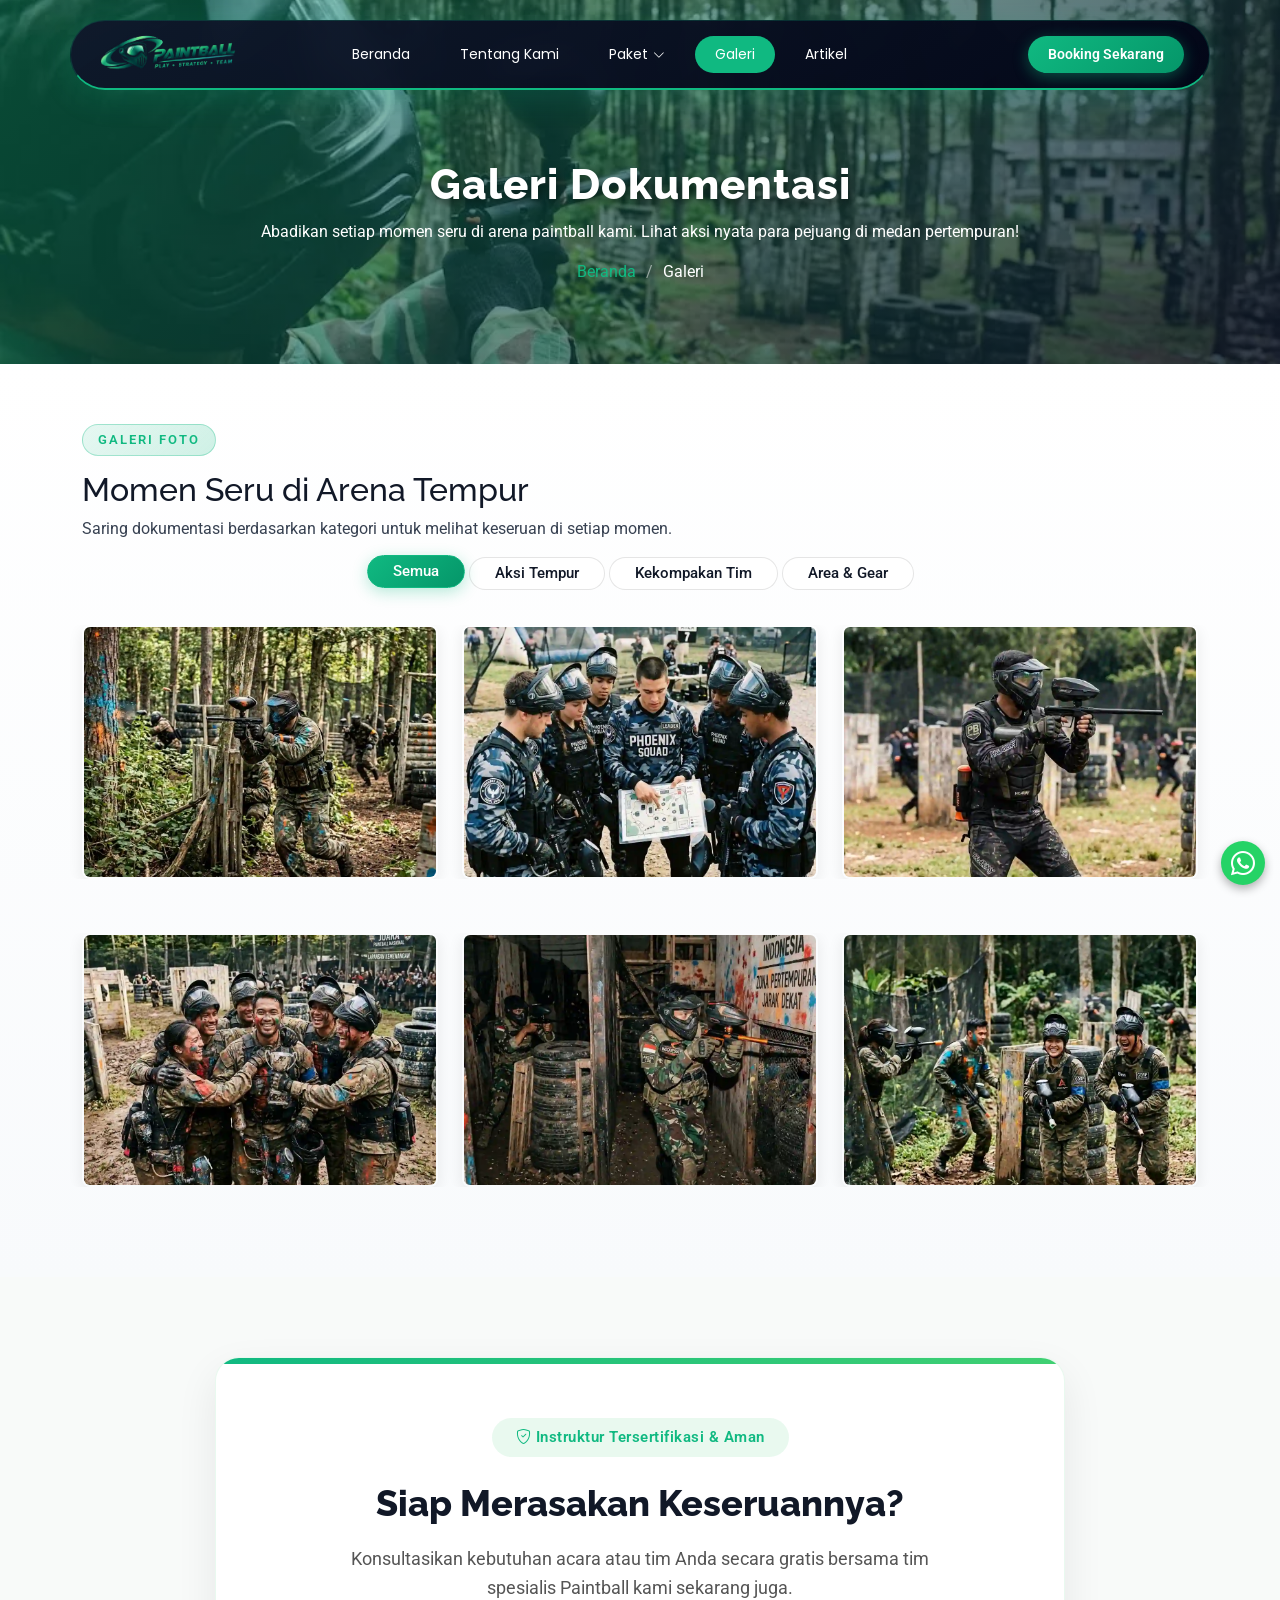
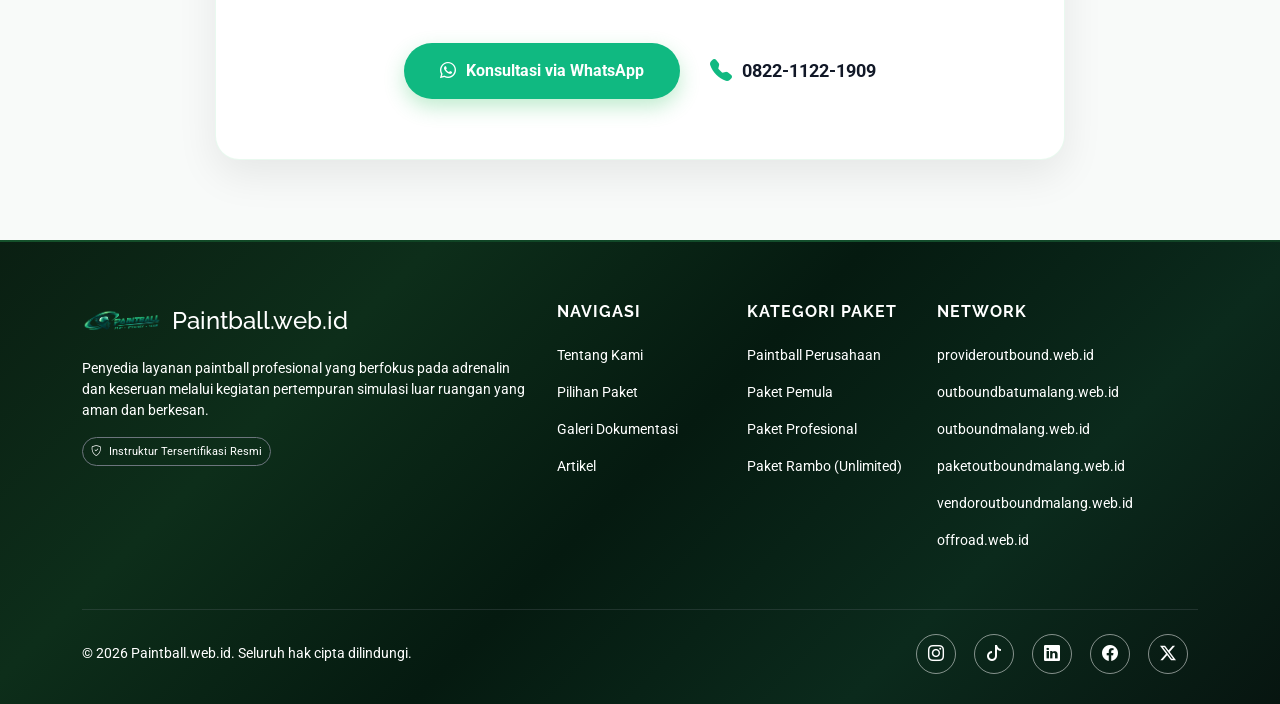
<file: gallery.html>
<!DOCTYPE html>
<html lang="id">

<head>

  <meta charset="utf-8">
  <meta content="width=device-width, initial-scale=1.0" name="viewport">
  <title>Galeri Foto Paintball</title>
  <meta name="description" content="Lihat berbagai momen keseruan dan kekompakan para pemain di arena paintball kami. Jadikan tim Anda bagian dari galeri kami selanjutnya.">
  <meta name="keywords"
    content="paintball, paintball Batu Malang, paket paintball murah, arena paintball, sewa perlengkapan paintball, paintball indonesia, booking paintball">

  <!-- AEO & GEO Tags -->
  <meta name="publisher" content="Paintball Web ID">
  <meta name="author" content="Tim Paintball Web ID">
  <meta name="robots" content="index, follow, max-image-preview:large, max-snippet:-1, max-video-preview:-1">

  <!-- OpenGraph -->
  <meta property="og:title" content="Galeri Foto & Video Paintball">
  <meta property="og:description" content="Lihat berbagai momen keseruan dan kekompakan para pemain di arena paintball kami. Jadikan tim Anda bagian dari galeri kami selanjutnya.">
  <meta property="og:url" content="https://paintball.web.id/gallery">
  <meta property="og:type" content="website">
  <meta property="og:image" content="https://paintball.web.id/assets/img/logo.png">
  <meta property="og:site_name" content="Paintball.web.id">

  <!-- Twitter Card -->
  <meta name="twitter:card" content="summary_large_image">
  <meta name="twitter:title" content="Galeri Foto & Video Paintball">
  <meta name="twitter:description" content="Lihat berbagai momen keseruan dan kekompakan para pemain di arena paintball kami. Jadikan tim Anda bagian dari galeri kami selanjutnya.">
  <meta name="twitter:image" content="https://paintball.web.id/assets/img/logo.png">

  <!-- Canonical -->
  <link rel="canonical" href="https://paintball.web.id/gallery">

  <!-- Favicons -->
  <link href="assets/img/favicon.png" rel="icon">
  <link href="assets/img/apple-touch-icon.png" rel="apple-touch-icon">

  <!-- Performance Optimization (Pagespeed) -->
  <link rel="preconnect" href="https://fonts.googleapis.com">
  <link rel="preconnect" href="https://fonts.gstatic.com" crossorigin>
  <link rel="dns-prefetch" href="https://fonts.googleapis.com">

  <!-- Fonts -->
  <link
    href="https://fonts.googleapis.com/css2?family=Roboto:ital,wght@0,100;0,300;0,400;0,500;0,700;0,900;1,100;1,300;1,400;1,500;1,700;1,900&family=Poppins:ital,wght@0,100;0,200;0,300;0,400;0,500;0,600;0,700;0,800;0,900;1,100;1,200;1,300;1,400;1,500;1,600;1,700;1,800;1,900&family=Raleway:ital,wght@0,100;0,200;0,300;0,400;0,500;0,600;0,700;0,800;0,900;1,100;1,200;1,300;1,400;1,500;1,600;1,700;1,800;1,900&display=swap"
    rel="stylesheet">

  <!-- Vendor CSS Files -->
  <link href="assets/vendor/bootstrap/css/bootstrap.min.css" rel="stylesheet">
  <link href="assets/vendor/bootstrap-icons/bootstrap-icons.css" rel="stylesheet">
  <link href="assets/vendor/aos/aos.css" rel="stylesheet">
  <link href="assets/vendor/swiper/swiper-bundle.min.css" rel="stylesheet">
  <link href="assets/vendor/glightbox/css/glightbox.min.css" rel="stylesheet">

  <!-- Main CSS File -->
  <link href="assets/css/main.css" rel="stylesheet">

  <!-- Schema.org JSON-LD -->
  <script type="application/ld+json">
{
  "@context": "https://schema.org",
  "@graph": [
    {
      "@type": "SportsActivityLocation",
      "@id": "https://paintball.web.id/#sportsactivitylocation",
      "name": "Paintball Web ID",
      "description": "Arena bermain paintball terbaik dan terlengkap di Batu Malang dengan paket murah meriah.",
      "url": "https://paintball.web.id",
      "telephone": "+6281234567890",
      "address": {
        "@type": "PostalAddress",
        "streetAddress": "Jl. Arena Paintball No. 1",
        "addressLocality": "Batu Malang",
        "addressRegion": "DKI Batu Malang",
        "postalCode": "10000",
        "addressCountry": "ID"
      },
      "image": "https://paintball.web.id/assets/img/logo.png"
    },
    {
      "@type": "WebSite",
      "@id": "https://paintball.web.id/#website",
      "url": "https://paintball.web.id",
      "name": "Paintball Web ID",
      "publisher": {
        "@id": "https://paintball.web.id/#sportsactivitylocation"
      }
    }
  ]
}
  </script>

  <link rel="preload" as="image" href="assets/img/homepage/aksi-pemain-paintball-di-hutan-pinus.webp" fetchpriority="high">
</head>

<body class="gallery-page">

  <header id="header" class="header d-flex align-items-center fixed-top">
    <div
      class="header-container container-fluid container-xl position-relative d-flex align-items-center justify-content-between">
      <a href="/" class="logo d-flex align-items-center me-auto me-xl-0"><img src="assets/img/logo.png"
          alt="Logo Paintball"></a>
      <nav id="navmenu" class="navmenu">
        <ul>
          <li><a href="/">Beranda</a></li>
          <li><a href="about">Tentang Kami</a></li>
          <li class="dropdown"><a href="tours"><span>Paket</span> <i
                class="bi bi-chevron-down toggle-dropdown"></i></a>
            <ul>
              <li><a href="paket-pemula">Paket Pemula (Rookie)</a></li>
              <li><a href="paket-pro">Paket Profesional (Pro)</a></li>
              <li><a href="paket-rambo">Paket Rambo (Unlimited)</a></li>
              <li><a href="paket-perusahaan">Paket Perusahaan (20 Orang)</a></li>
            </ul>
          </li>
          <li><a href="gallery" class="active">Galeri</a></li>
          <li><a href="artikel">Artikel</a></li>
        </ul>
        <i class="mobile-nav-toggle d-xl-none bi bi-list" role="button" aria-label="Toggle navigation"></i>
      </nav>
      <a class="btn-getstarted" href="https://wa.me/6282211221909" target="_blank">Booking Sekarang</a>
    </div>
  </header>

  <main class="main">

    <div class="page-title dark-background" data-aos="fade"
      style="background-image:url(assets/img/homepage/aksi-pemain-paintball-di-hutan-pinus.webp);">
      <div class="container position-relative">
        <h1>Galeri Dokumentasi</h1>
        <p>Abadikan setiap momen seru di arena paintball kami. Lihat aksi nyata para pejuang di medan pertempuran!</p>
        <nav class="breadcrumbs">
          <ol>
            <li><a href="/">Beranda</a></li>
            <li class="current">Galeri</li>
          </ol>
        </nav>
      </div>
    </div>

    <section class="gallery-section">
      <div class="container" data-aos="fade-up">

        <div class="section-intro">
          <span class="eyebrow">Galeri Foto</span>
          <h2>Momen Seru di Arena Tempur</h2>
          <p>Saring dokumentasi berdasarkan kategori untuk melihat keseruan di setiap momen.</p>
        </div>

        <!-- Filterable Isotope Grid -->
        <div class="isotope-layout" data-layout="masonry" data-default-filter="*" data-sort="original-order">

          <ul class="portfolio-filters isotope-filters" data-aos="fade-up" data-aos-delay="100">
            <li data-filter="*" class="filter-active">Semua</li>
            <li data-filter=".filter-aksi">Aksi Tempur</li>
            <li data-filter=".filter-tim">Kekompakan Tim</li>
            <li data-filter=".filter-arena">Area & Gear</li>
          </ul>

          <div class="row gy-4 isotope-container" data-aos="fade-up" data-aos-delay="200">

            <div class="col-lg-4 col-md-6 portfolio-item isotope-item filter-aksi">
              <div class="portfolio-wrap" >
                <img loading="lazy" decoding="async" src="assets/img/galeri/serangan-adrenalin-rimba.webp" class="img-fluid" alt="Aksi Paintball">
                <div class="portfolio-info">
                  <h4>Aksi Paintball</h3>
                  <p>Pertempuran seru di zona hutan</p>
                  <a href="assets/img/gallery/serangan-adrenalin-rimba.webp" data-gallery="portfolio-gallery"
                    class="glightbox preview-link"><i class="bi bi-zoom-in"></i></a>
                </div>
              </div>
            </div>

            <div class="col-lg-4 col-md-6 portfolio-item isotope-item filter-tim">
              <div class="portfolio-wrap" >
                <img loading="lazy" decoding="async" src="assets/img/galeri/koordinasi-tim-paintball-sebelum-bertanding.webp" class="img-fluid"
                  alt="Tim Paintball">
                <div class="portfolio-info">
                  <h4>Kekompakan Tim</h3>
                  <p>Koordinasi sebelum bertanding</p>
                  <a href="assets/img/galeri/koordinasi-tim-paintball-sebelum-bertanding.webp"
                    data-gallery="portfolio-gallery" class="glightbox preview-link"><i class="bi bi-zoom-in"></i></a>
                </div>
              </div>
            </div>

            <div class="col-lg-4 col-md-6 portfolio-item isotope-item filter-arena">
              <div class="portfolio-wrap">
                <img loading="lazy" decoding="async" src="assets/img/galeri/perlengkapan-keamanan-paintball-standar-tinggi.webp" class="img-fluid"
                  alt="Perlengkapan Paintball">
                <div class="portfolio-info">
                  <h4>Perlengkapan Keamanan</h3>
                  <p>Gear berstandar tinggi</p>
                  <a href="assets/img/galeri/perlengkapan-keamanan-paintball-standar-tinggi.webp"
                    data-gallery="portfolio-gallery" class="glightbox preview-link"><i class="bi bi-zoom-in"></i></a>
                </div>
              </div>
            </div>

            <div class="col-lg-4 col-md-6 portfolio-item isotope-item filter-tim">
              <div class="portfolio-wrap">
                <img loading="lazy" decoding="async" src="assets/img/galeri/selebrasi-kemenangan-paintball.webp" class="img-fluid"
                  alt="Selebrasi Kemenangan">
                <div class="portfolio-info">
                  <h4>Selebrasi Kemenangan</h3>
                  <p>Momen bahagia bersama</p>
                  <a href="assets/img/galeri/selebrasi-kemenangan-paintball.webp" data-gallery="portfolio-gallery"
                    class="glightbox preview-link"><i class="bi bi-zoom-in"></i></a>
                </div>
              </div>
            </div>

            <div class="col-lg-4 col-md-6 portfolio-item isotope-item filter-arena">
              <div class="portfolio-wrap">
                <img loading="lazy" decoding="async" src="assets/img/galeri/arena-cqb-paintball-indonesia.webp" class="img-fluid" alt="Arena CQB">
                <div class="portfolio-info">
                  <h4>Arena CQB</h3>
                  <p>Zona pertempuran jarak dekat</p>
                  <a href="assets/img/galeri/arena-cqb-paintball-indonesia.webp" data-gallery="portfolio-gallery"
                    class="glightbox preview-link"><i class="bi bi-zoom-in"></i></a>
                </div>
              </div>
            </div>

            <div class="col-lg-4 col-md-6 portfolio-item isotope-item filter-tim">
              <div class="portfolio-wrap">
                <img loading="lazy" decoding="async" src="assets/img/galeri/keseruan-team-building-paintball.webp" class="img-fluid"
                  alt="Outing Perusahaan">
                <div class="portfolio-info">
                  <h4>Outing Perusahaan</h3>
                  <p>Keseruan acara team building</p>
                  <a href="assets/img/galeri/keseruan-team-building-paintball.webp" data-gallery="portfolio-gallery"
                    class="glightbox preview-link"><i class="bi bi-zoom-in"></i></a>
                </div>
              </div>
            </div>

          </div><!-- End Portfolio Container -->

        </div>
      </div>
    </section>

    <section class="floating-cta-section">
      <div class="container" data-aos="fade-up">
        <div class="floating-cta-card">
          <div class="cta-badge">
            <i class="bi bi-shield-check"></i> Instruktur Tersertifikasi & Aman
          </div>
          <h3>Siap Merasakan Keseruannya?</h3>
          <p>Konsultasikan kebutuhan acara atau tim Anda secara gratis bersama tim spesialis Paintball kami sekarang
            juga.</p>
          <div class="floating-cta-actions">
            <a href="https://wa.me/6282211221909" target="_blank" class="btn-main-cta"><i class="bi bi-whatsapp"></i>
              Konsultasi via WhatsApp</a>
            <a href="tel:+6282211221909" class="cta-phone-link"><i class="bi bi-telephone-fill"></i> 0822-1122-1909</a>
          </div>
        </div>
      </div>
    </section>

  </main>

  <footer id="footer" class="footer dark-background"
    style="background: linear-gradient(135deg, #0a1f12 0%, #0d2e1a 25%, #051a10 50%, #0b2a1c 75%, #071510 100%); padding-top: 60px; padding-bottom: 30px; border-top: 2px solid rgba(46,192,96,0.25);">
    <div class="container">
      <div class="row gy-4">
        <div class="col-lg-5 col-md-12 footer-about">
          <a href="/" class="logo d-flex align-items-center mb-3 text-decoration-none">
            <img src="assets/img/logo.png" alt="Logo Paintball" style="max-height:40px;margin-right:10px;">
            <h2 class="sitename text-white m-0" style="font-size:24px;">Paintball.web.id</h2>
          </a>
          <p class="text-white">Penyedia layanan paintball profesional yang berfokus pada adrenalin dan keseruan
            melalui kegiatan pertempuran simulasi luar ruangan yang aman dan berkesan.</p>
          <div class="mt-3"><span class="badge border border-secondary text-white p-2 rounded-pill fw-normal"><i
                class="bi bi-shield-check me-1"></i> Instruktur Tersertifikasi Resmi</span></div>
        </div>
        <div class="col-lg-2 col-6 footer-links">
          <h3 class="text-white mb-4" style="font-size:16px;font-weight:bold;letter-spacing:1px;">NAVIGASI</h3>
          <ul class="list-unstyled">
            <li class="mb-3"><a href="about" class="text-white text-decoration-none">Tentang Kami</a></li>
            <li class="mb-3"><a href="tours" class="text-white text-decoration-none">Pilihan Paket</a></li>
            <li class="mb-3"><a href="gallery" class="text-white text-decoration-none">Galeri Dokumentasi</a>
            </li>
            <li class="mb-3"><a href="artikel" class="text-white text-decoration-none">Artikel</a></li>
          </ul>
        </div>
        <div class="col-lg-2 col-6 footer-links">
          <h3 class="text-white mb-4" style="font-size:16px;font-weight:bold;letter-spacing:1px;">KATEGORI PAKET</h3>
          <ul class="list-unstyled">
            <li class="mb-3"><a href="paket-perusahaan" class="text-white text-decoration-none">Paintball
                Perusahaan</a></li>
            <li class="mb-3"><a href="paket-pemula" class="text-white text-decoration-none">Paket Pemula</a>
            </li>
            <li class="mb-3"><a href="paket-pro" class="text-white text-decoration-none">Paket Profesional</a>
            </li>
            <li class="mb-3"><a href="paket-rambo" class="text-white text-decoration-none">Paket Rambo
                (Unlimited)</a></li>
          </ul>
        </div>

        <div class="col-lg-3 col-6 footer-links">
          <h3 class="text-white mb-4" style="font-size:16px;font-weight:bold;letter-spacing:1px;">NETWORK</h3>
          <ul class="list-unstyled footer-network-list">
            <li class="mb-3"><a href="https://provideroutbound.web.id" target="_blank" class="text-white text-decoration-none">provideroutbound.web.id</a></li>
            <li class="mb-3"><a href="https://outboundbatumalang.web.id" target="_blank" class="text-white text-decoration-none">outboundbatumalang.web.id</a></li>
            <li class="mb-3"><a href="https://outboundmalang.web.id" target="_blank" class="text-white text-decoration-none">outboundmalang.web.id</a></li>
            <li class="mb-3"><a href="https://paketoutboundmalang.web.id" target="_blank" class="text-white text-decoration-none">paketoutboundmalang.web.id</a></li>
            <li class="mb-3"><a href="https://vendoroutboundmalang.web.id" target="_blank" class="text-white text-decoration-none">vendoroutboundmalang.web.id</a></li>
            <li class="mb-3"><a href="https://offroad.web.id" target="_blank" class="text-white text-decoration-none">offroad.web.id</a></li>
            <li class="mb-3"><a href="https://rafting.web.id" target="_blank" class="text-white text-decoration-none">rafting.web.id</a></li>
            <li class="mb-3"><a href="https://outboundpantai.web.id" target="_blank" class="text-white text-decoration-none">outboundpantai.web.id</a></li>
            <li class="mb-3"><a href="https://paintballbatumalang.web.id" target="_blank" class="text-white text-decoration-none">paintballbatumalang.web.id</a></li>
            <li class="mb-3"><a href="https://cobanrondo.web.id" target="_blank" class="text-white text-decoration-none">cobanrondo.web.id</a></li>
            <li class="mb-3"><a href="https://malangtraveler.web.id" target="_blank" class="text-white text-decoration-none">malangtraveler.web.id</a></li>
            <li class="mb-3"><a href="https://outboundkediri.web.id" target="_blank" class="text-white text-decoration-none">outboundkediri.web.id</a></li>
            <li class="mb-3"><a href="https://pantaimalangselatan.web.id" target="_blank" class="text-white text-decoration-none">pantaimalangselatan.web.id</a></li>
            <li class="mb-3"><a href="https://jasaoutboundmalang.web.id" target="_blank" class="text-white text-decoration-none">jasaoutboundmalang.web.id</a></li>
            <li class="mb-3"><a href="https://outboundindonesia.web.id" target="_blank" class="text-white text-decoration-none">outboundindonesia.web.id</a></li>
            <li class="mb-3"><a href="https://indonesiaoutbound.web.id" target="_blank" class="text-white text-decoration-none">indonesiaoutbound.web.id</a></li>
            <li class="mb-3"><a href="https://gemilangkatunoutbound.web.id" target="_blank" class="text-white text-decoration-none">gemilangkatunoutbound.web.id</a></li>
            <li class="mb-3"><a href="https://outboundjatim.web.id" target="_blank" class="text-white text-decoration-none">outboundjatim.web.id</a></li>
          </ul>
        </div>
      </div>

      <hr class="border-secondary mt-5 mb-4">
      <div class="row align-items-center">
        <div class="col-md-6 text-center text-md-start">
          <p class="text-white mb-0" style="font-size:14px;">© 2026 Paintball.web.id. Seluruh hak cipta dilindungi.
          </p>
        </div>
        <div class="col-md-6 text-center text-md-end">
          <div class="social-links d-inline-flex gap-2">
            <a aria-label="Instagram" href="https://instagram.com/" target="_blank"
              class="rounded-circle d-flex align-items-center justify-content-center text-white"
              style="width: 40px; height: 40px; border: 1px solid rgba(255,255,255,0.5); transition: all 0.3s; text-decoration: none;"
              onmouseenter="this.style.background='linear-gradient(45deg, #f09433, #e6683c, #dc2743, #cc2366, #bc1888)'; this.style.borderColor='transparent';"
              onmouseleave="this.style.background='transparent'; this.style.borderColor='rgba(255,255,255,0.5)';"><i
                class="bi bi-instagram"></i></a>

            <a href="https://tiktok.com/" target="_blank"
              class="rounded-circle d-flex align-items-center justify-content-center text-white"
              style="width: 40px; height: 40px; border: 1px solid rgba(255,255,255,0.5); transition: all 0.3s; text-decoration: none;"
              onmouseenter="this.style.background='#000000'; this.style.borderColor='#000000';"
              onmouseleave="this.style.background='transparent'; this.style.borderColor='rgba(255,255,255,0.5)';"><i
                class="bi bi-tiktok"></i></a>

            <a aria-label="LinkedIn" href="https://linkedin.com/" target="_blank"
              class="rounded-circle d-flex align-items-center justify-content-center text-white"
              style="width: 40px; height: 40px; border: 1px solid rgba(255,255,255,0.5); transition: all 0.3s; text-decoration: none;"
              onmouseenter="this.style.background='#0077b5'; this.style.borderColor='#0077b5';"
              onmouseleave="this.style.background='transparent'; this.style.borderColor='rgba(255,255,255,0.5)';"><i
                class="bi bi-linkedin"></i></a>

            <a aria-label="Facebook" href="https://facebook.com/" target="_blank"
              class="rounded-circle d-flex align-items-center justify-content-center text-white"
              style="width: 40px; height: 40px; border: 1px solid rgba(255,255,255,0.5); transition: all 0.3s; text-decoration: none;"
              onmouseenter="this.style.background='#1877f2'; this.style.borderColor='#1877f2';"
              onmouseleave="this.style.background='transparent'; this.style.borderColor='rgba(255,255,255,0.5)';"><i
                class="bi bi-facebook"></i></a>

            <a aria-label="Twitter" href="https://twitter.com/" target="_blank"
              class="rounded-circle d-flex align-items-center justify-content-center text-white"
              style="width: 40px; height: 40px; border: 1px solid rgba(255,255,255,0.5); transition: all 0.3s; text-decoration: none;"
              onmouseenter="this.style.background='#000000'; this.style.borderColor='#000000';"
              onmouseleave="this.style.background='transparent'; this.style.borderColor='rgba(255,255,255,0.5)';"><i
                class="bi bi-twitter-x"></i></a>
          </div>
        </div>
      </div>
    </div>
  </footer>

  <a href="#" id="scroll-top" class="scroll-top d-flex align-items-center justify-content-center" aria-label="Scroll to top"><i
      class="bi bi-arrow-up-short"></i></a>
  <a href="https://wa.me/6282211221909" target="_blank"
    class="whatsapp-float d-flex align-items-center justify-content-center"><i class="bi bi-whatsapp"></i></a>
  <div id="preloader"></div>
  <!-- Vendor JS Files -->
  <script src="assets/vendor/bootstrap/js/bootstrap.bundle.min.js"></script>
  <script src="assets/vendor/php-email-form/validate.js"></script>
  <script src="assets/vendor/aos/aos.js"></script>
  <script src="assets/vendor/swiper/swiper-bundle.min.js"></script>
  <script src="assets/vendor/purecounter/purecounter_vanilla.js"></script>
  <script src="assets/vendor/imagesloaded/imagesloaded.pkgd.min.js"></script>
  <script src="assets/vendor/isotope-layout/isotope.pkgd.min.js"></script>
  <script src="assets/vendor/glightbox/js/glightbox.min.js"></script>

  <!-- Main JS File -->
  <script src="assets/js/main.js"></script>
</body>

</html>
</file>
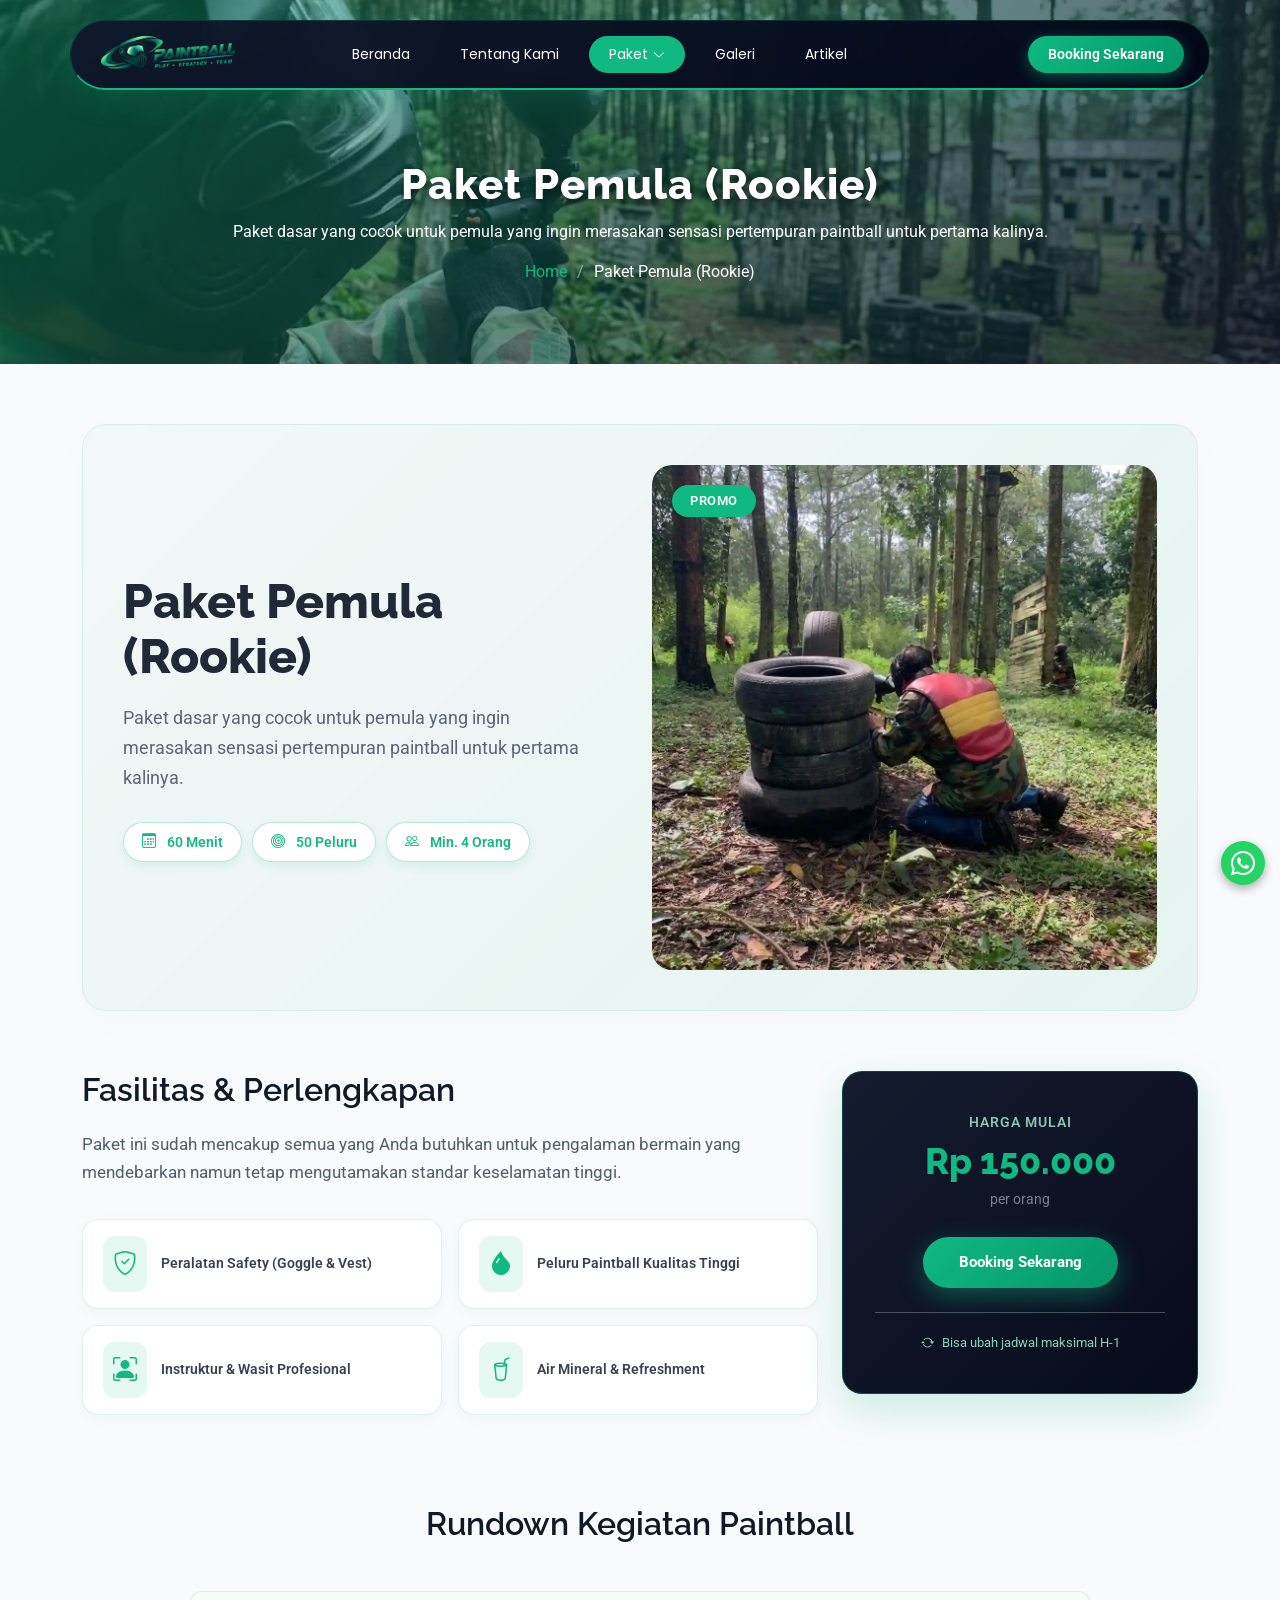
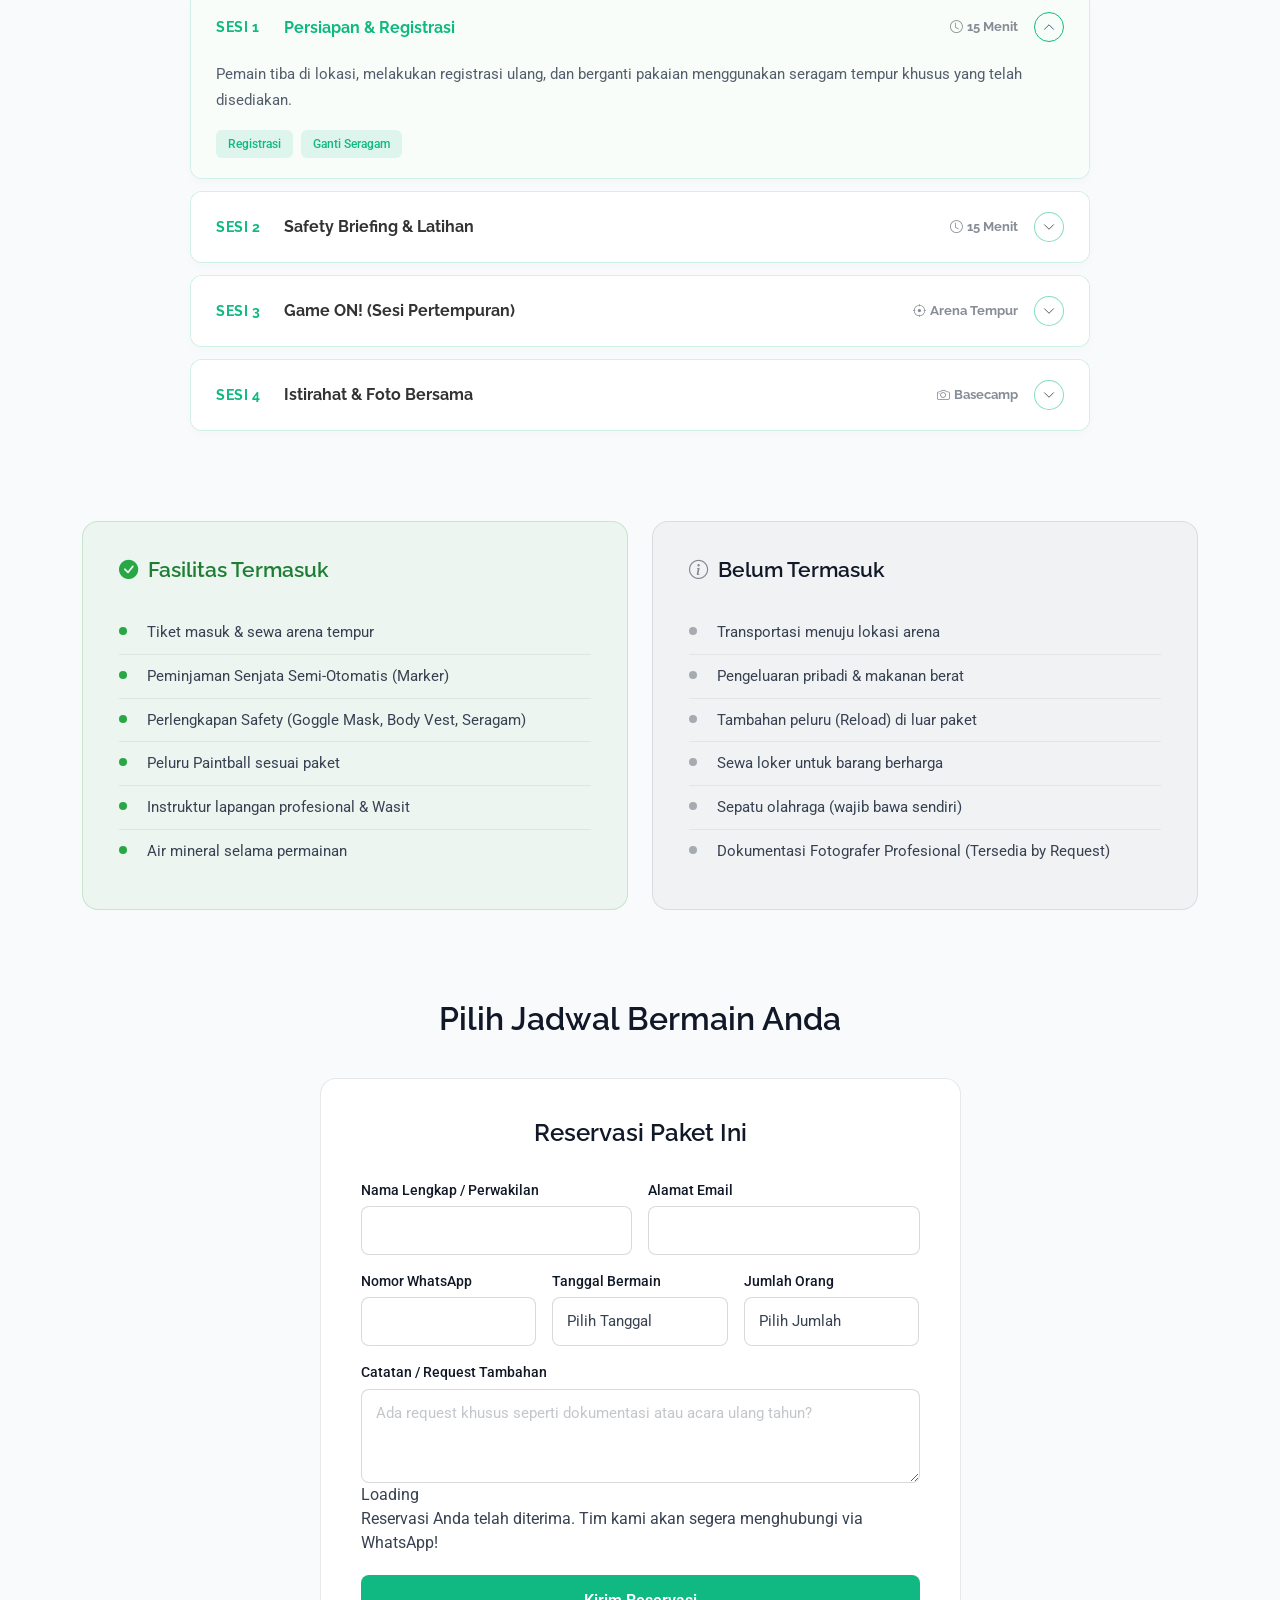
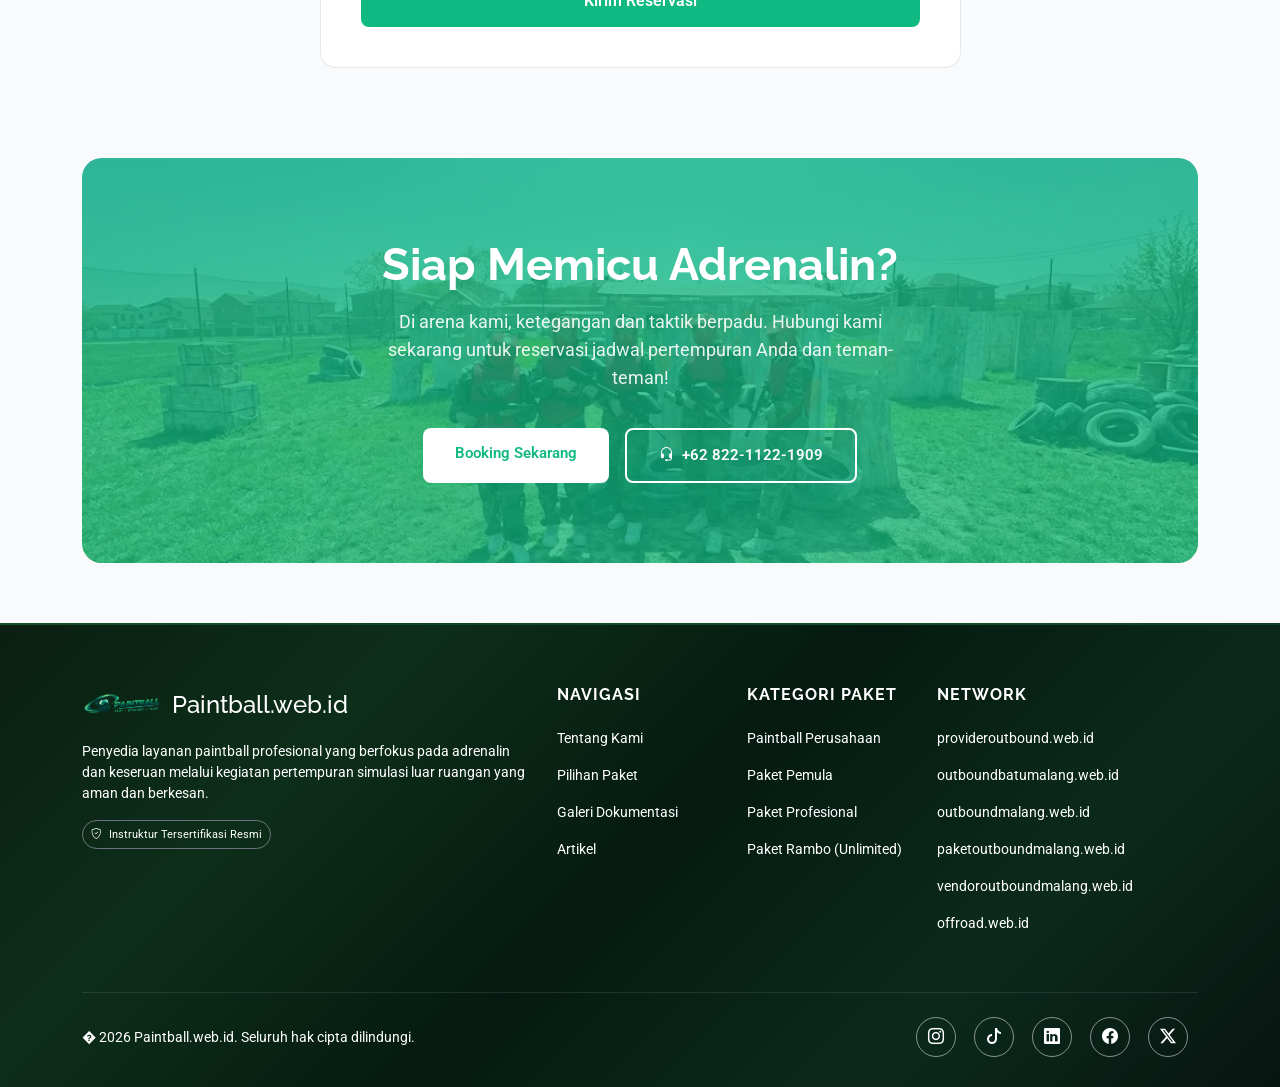
<file: paket-pemula.html>
<!DOCTYPE html>
<html lang="id">

<head>

  <meta charset="utf-8">
  <meta content="width=device-width, initial-scale=1.0" name="viewport">
  <title>Paket Pemula (Rookie) Paintball Terbaik</title>
  <meta name="description" content="Paket Pemula (Rookie) dirancang khusus untuk Anda yang baru pertama kali bermain paintball. Harga terjangkau, aman, dan instruktur profesional.">
  <meta name="keywords"
    content="paintball, paintball Batu Malang, paket paintball murah, arena paintball, sewa perlengkapan paintball, paintball indonesia, booking paintball">

  <!-- AEO & GEO Tags -->
  <meta name="publisher" content="Paintball Web ID">
  <meta name="author" content="Tim Paintball Web ID">
  <meta name="robots" content="index, follow, max-image-preview:large, max-snippet:-1, max-video-preview:-1">

  <!-- OpenGraph -->
  <meta property="og:title" content="Paket Pemula (Rookie) Paintball Terbaik">
  <meta property="og:description" content="Paket Pemula (Rookie) dirancang khusus untuk Anda yang baru pertama kali bermain paintball. Harga terjangkau, aman, dan instruktur profesional.">
  <meta property="og:url" content="https://paintball.web.id/paket-pemula">
  <meta property="og:type" content="product">
  <meta property="og:image" content="https://paintball.web.id/assets/img/logo.png">
  <meta property="og:site_name" content="Paintball.web.id">

  <!-- Twitter Card -->
  <meta name="twitter:card" content="summary_large_image">
  <meta name="twitter:title" content="Paket Pemula (Rookie) Paintball Terbaik">
  <meta name="twitter:description" content="Paket Pemula (Rookie) dirancang khusus untuk Anda yang baru pertama kali bermain paintball. Harga terjangkau, aman, dan instruktur profesional.">
  <meta name="twitter:image" content="https://paintball.web.id/assets/img/logo.png">

  <!-- Canonical -->
  <link rel="canonical" href="https://paintball.web.id/paket-pemula">

  <!-- Favicons -->
  <link href="assets/img/favicon.png" rel="icon">
  <link href="assets/img/apple-touch-icon.png" rel="apple-touch-icon">

  <!-- Performance Optimization (Pagespeed) -->
  <link rel="preconnect" href="https://fonts.googleapis.com">
  <link rel="preconnect" href="https://fonts.gstatic.com" crossorigin>
  <link rel="dns-prefetch" href="https://fonts.googleapis.com">

  <!-- Fonts -->
  <link
    href="https://fonts.googleapis.com/css2?family=Roboto:ital,wght@0,100;0,300;0,400;0,500;0,700;0,900;1,100;1,300;1,400;1,500;1,700;1,900&family=Poppins:ital,wght@0,100;0,200;0,300;0,400;0,500;0,600;0,700;0,800;0,900;1,100;1,200;1,300;1,400;1,500;1,600;1,700;1,800;1,900&family=Raleway:ital,wght@0,100;0,200;0,300;0,400;0,500;0,600;0,700;0,800;0,900;1,100;1,200;1,300;1,400;1,500;1,600;1,700;1,800;1,900&display=swap"
    rel="stylesheet">

  <!-- Vendor CSS Files -->
  <link href="assets/vendor/bootstrap/css/bootstrap.min.css" rel="stylesheet">
  <link href="assets/vendor/bootstrap-icons/bootstrap-icons.css" rel="stylesheet">
  <link href="assets/vendor/aos/aos.css" rel="stylesheet">
  <link href="assets/vendor/swiper/swiper-bundle.min.css" rel="stylesheet">
  <link href="assets/vendor/glightbox/css/glightbox.min.css" rel="stylesheet">

  <!-- Main CSS File -->
  <link href="assets/css/main.css" rel="stylesheet">

  <!-- Schema.org JSON-LD -->
  <script type="application/ld+json">
{
  "@context": "https://schema.org",
  "@graph": [
    {
      "@type": "SportsActivityLocation",
      "@id": "https://paintball.web.id/#sportsactivitylocation",
      "name": "Paintball Web ID",
      "description": "Arena bermain paintball terbaik dan terlengkap di Batu Malang dengan paket murah meriah.",
      "url": "https://paintball.web.id",
      "telephone": "+6281234567890",
      "address": {
        "@type": "PostalAddress",
        "streetAddress": "Jl. Arena Paintball No. 1",
        "addressLocality": "Batu Malang",
        "addressRegion": "DKI Batu Malang",
        "postalCode": "10000",
        "addressCountry": "ID"
      },
      "image": "https://paintball.web.id/assets/img/logo.png"
    },
    {
      "@type": "WebSite",
      "@id": "https://paintball.web.id/#website",
      "url": "https://paintball.web.id",
      "name": "Paintball Web ID",
      "publisher": {
        "@id": "https://paintball.web.id/#sportsactivitylocation"
      }
    },
    {
      "@type": "Product",
      "name": "Paket Pemula (Rookie) - Paintball.web.id",
      "description": "",
      "url": "https://paintball.web.id/paket-pemula",
      "offers": {
        "@type": "Offer",
        "priceCurrency": "IDR",
        "price": "100000",
        "availability": "https://schema.org/InStock"
      }
    }
  ]
}
  </script>

  <link rel="preload" as="image" href="assets/img/homepage/aksi-pemain-paintball-di-hutan-pinus.webp" fetchpriority="high">
</head>

<body class="tour-details-page">

  <header id="header" class="header d-flex align-items-center fixed-top">
    <div
      class="header-container container-fluid container-xl position-relative d-flex align-items-center justify-content-between">

      <a href="/" class="logo d-flex align-items-center me-auto me-xl-0">
        <img src="assets/img/logo.png" alt="Logo Paintball">
      </a>

      <nav id="navmenu" class="navmenu">
        <ul>
          <li><a href="/">Beranda</a></li>
          <li><a href="about">Tentang Kami</a></li>
          <li class="dropdown"><a href="tours" class="active"><span>Paket</span> <i
                class="bi bi-chevron-down toggle-dropdown"></i></a>
            <ul>
              <li><a href="paket-pemula">Paket Pemula (Rookie)</a></li>
              <li><a href="paket-pro">Paket Profesional (Pro)</a></li>
              <li><a href="paket-rambo">Paket Rambo (Unlimited)</a></li>
              <li><a href="paket-perusahaan">Paket Perusahaan (20 Orang)</a></li>
            </ul>
          </li>
          <li><a href="gallery">Galeri</a></li>
          <li><a href="artikel">Artikel</a></li>
        </ul>
        <i class="mobile-nav-toggle d-xl-none bi bi-list" role="button" aria-label="Toggle navigation"></i>
      </nav>

      <a class="btn-getstarted" href="https://wa.me/6282211221909" target="_blank">Booking Sekarang</a>

    </div>
  </header>

  <main class="main">

    <!-- Page Title -->
    <div class="page-title dark-background" data-aos="fade"
      style="background-image: url(assets/img/homepage/aksi-pemain-paintball-di-hutan-pinus.webp);">
      <div class="container position-relative">
        <h1>Paket Pemula (Rookie)</h1>
        <p>Paket dasar yang cocok untuk pemula yang ingin merasakan sensasi pertempuran paintball untuk pertama kalinya.
        </p>
        <nav class="breadcrumbs">
          <ol>
            <li><a href="/">Home</a></li>
            <li class="current">Paket Pemula (Rookie)</li>
          </ol>
        </nav>
      </div>
    </div><!-- End Page Title -->

    <!-- Travel Tour Details Section -->
    <section id="travel-tour-details" class="travel-tour-details section">

      <div class="container" data-aos="fade-up" data-aos-delay="100">

        <!-- Hero Split Layout -->
        <div class="hero-split" data-aos="fade-up" data-aos-delay="100">
          <div class="row align-items-center">
            <div class="col-lg-6 order-lg-2" data-aos="fade-left" data-aos-delay="200">
              <div class="hero-visual">
                <img loading="lazy" decoding="async" src="assets/img/paket/aksi-paintball-hutan.webp" alt="Scenic Coastal Journey" class="img-fluid">
                <div class="badge-overlay">
                  <span class="tour-badge">Promo</span>
                </div>
              </div>
            </div>
            <div class="col-lg-6 order-lg-1" data-aos="fade-right" data-aos-delay="200">
              <div class="hero-info">
                <h1>Paket Pemula (Rookie)</h1>
                <p>Paket dasar yang cocok untuk pemula yang ingin merasakan sensasi pertempuran paintball untuk pertama
                  kalinya.</p>
                <div class="meta-chips">
                  <span class="chip"><i class="bi bi-calendar3"></i> 60 Menit</span>
                  <span class="chip"><i class="bi bi-bullseye"></i> 50 Peluru</span>
                  <span class="chip"><i class="bi bi-people"></i> Min. 4 Orang</span>
                </div>
              </div>
            </div>
          </div>
        </div>

        <!-- Overview & Pricing -->
        <div class="overview-block" data-aos="fade-up" data-aos-delay="200">
          <div class="row">
            <div class="col-lg-8">
              <div class="overview-text">
                <h2>Fasilitas & Perlengkapan</h2>
                <p>Paket ini sudah mencakup semua yang Anda butuhkan untuk pengalaman bermain yang mendebarkan namun
                  tetap mengutamakan standar keselamatan tinggi.</p>
                <div class="row g-3 feature-boxes">
                  <div class="col-sm-6">
                    <div class="feature-box">
                      <i class="bi bi-shield-check"></i><span>Peralatan Safety (Goggle & Vest)</span>
                    </div>
                  </div>
                  <div class="col-sm-6">
                    <div class="feature-box">
                      <i class="bi bi-droplet-fill"></i><span>Peluru Paintball Kualitas Tinggi</span>
                    </div>
                  </div>
                  <div class="col-sm-6">
                    <div class="feature-box">
                      <i class="bi bi-person-bounding-box"></i><span>Instruktur & Wasit Profesional</span>
                    </div>
                  </div>
                  <div class="col-sm-6">
                    <div class="feature-box">
                      <i class="bi bi-cup-straw"></i><span>Air Mineral & Refreshment</span>
                    </div>
                  </div>
                </div>
              </div>
            </div>
            <div class="col-lg-4">
              <div class="price-panel">
                <span class="price-tag">Harga Mulai</span>
                <div class="price-value">Rp 150.000</div>
                <p class="price-note">per orang</p>
                <a href="https://wa.me/6282211221909" class="btn-book" target="_blank">Booking Sekarang</a>
                <div class="trust-line">
                  <i class="bi bi-arrow-repeat"></i>
                  <span>Bisa ubah jadwal maksimal H-1</span>
                </div>
              </div>
            </div>
          </div>
        </div>

        <!-- Itinerary Accordion -->
        <div class="itinerary-block" data-aos="fade-up" data-aos-delay="200">
          <h2>Rundown Kegiatan Paintball</h2>
          <div class="accordion" id="travel-tour-details-itinerary">

            <div class="accordion-item">
              <h2 class="accordion-header">
                <button class="accordion-button" type="button" data-bs-toggle="collapse"
                  data-bs-target="#travel-tour-details-day-1" aria-expanded="true">
                  <span class="day-num">Sesi 1</span>
                  <span class="day-title">Persiapan & Registrasi</span>
                  <span class="day-location"><i class="bi bi-clock"></i> 15 Menit</span>
                </button>
              </h2>
              <div id="travel-tour-details-day-1" class="accordion-collapse collapse show"
                data-bs-parent="#travel-tour-details-itinerary">
                <div class="accordion-body">
                  <p>Pemain tiba di lokasi, melakukan registrasi ulang, dan berganti pakaian menggunakan seragam tempur
                    khusus yang telah disediakan.</p>
                  <div class="day-tags">
                    <span>Registrasi</span>
                    <span>Ganti Seragam</span>
                  </div>
                </div>
              </div>
            </div><!-- End Accordion Item -->

            <div class="accordion-item">
              <h2 class="accordion-header">
                <button class="accordion-button collapsed" type="button" data-bs-toggle="collapse"
                  data-bs-target="#travel-tour-details-day-2" aria-expanded="false">
                  <span class="day-num">Sesi 2</span>
                  <span class="day-title">Safety Briefing & Latihan</span>
                  <span class="day-location"><i class="bi bi-clock"></i> 15 Menit</span>
                </button>
              </h2>
              <div id="travel-tour-details-day-2" class="accordion-collapse collapse"
                data-bs-parent="#travel-tour-details-itinerary">
                <div class="accordion-body">
                  <p>Instruktur profesional akan memberikan penjelasan lengkap mengenai aturan permainan, cara aman
                    menggunakan senjata (marker), serta strategi dasar di medan tempur.</p>
                  <div class="day-tags">
                    <span>Aturan Main</span>
                    <span>Cara Menembak</span>
                  </div>
                </div>
              </div>
            </div><!-- End Accordion Item -->

            <div class="accordion-item">
              <h2 class="accordion-header">
                <button class="accordion-button collapsed" type="button" data-bs-toggle="collapse"
                  data-bs-target="#travel-tour-details-day-3" aria-expanded="false">
                  <span class="day-num">Sesi 3</span>
                  <span class="day-title">Game ON! (Sesi Pertempuran)</span>
                  <span class="day-location"><i class="bi bi-crosshair"></i> Arena Tempur</span>
                </button>
              </h2>
              <div id="travel-tour-details-day-3" class="accordion-collapse collapse"
                data-bs-parent="#travel-tour-details-itinerary">
                <div class="accordion-body">
                  <p>Waktunya beraksi! Anda akan membagi tim dan menjalankan skenario permainan seperti Capture the Flag
                    atau Team Deathmatch dengan pengawasan penuh dari wasit lapangan.</p>
                  <div class="day-tags">
                    <span>Skenario Permainan</span>
                    <span>Adrenalin Tinggi</span>
                  </div>
                </div>
              </div>
            </div><!-- End Accordion Item -->

            <div class="accordion-item">
              <h2 class="accordion-header">
                <button class="accordion-button collapsed" type="button" data-bs-toggle="collapse"
                  data-bs-target="#travel-tour-details-day-4" aria-expanded="false">
                  <span class="day-num">Sesi 4</span>
                  <span class="day-title">Istirahat & Foto Bersama</span>
                  <span class="day-location"><i class="bi bi-camera"></i> Basecamp</span>
                </button>
              </h2>
              <div id="travel-tour-details-day-4" class="accordion-collapse collapse"
                data-bs-parent="#travel-tour-details-itinerary">
                <div class="accordion-body">
                  <p>Setelah permainan selesai, pemain kembali ke basecamp untuk melepas lelah, menikmati refreshment,
                    dan berfoto bersama tim dengan perlengkapan lengkap.</p>
                  <div class="day-tags">
                    <span>Refreshment</span>
                    <span>Dokumentasi</span>
                  </div>
                </div>
              </div>
            </div><!-- End Accordion Item -->



          </div>
        </div>

        <!-- Inclusions Grid -->
        <div class="inclusions-grid" data-aos="fade-up" data-aos-delay="200">
          <div class="row g-4">
            <div class="col-lg-6" data-aos="fade-right" data-aos-delay="300">
              <div class="inc-card included">
                <h3><i class="bi bi-check-circle-fill"></i> Fasilitas Termasuk</h3>
                <ul>
                  <li>Tiket masuk & sewa arena tempur</li>
                  <li>Peminjaman Senjata Semi-Otomatis (Marker)</li>
                  <li>Perlengkapan Safety (Goggle Mask, Body Vest, Seragam)</li>
                  <li>Peluru Paintball sesuai paket</li>
                  <li>Instruktur lapangan profesional & Wasit</li>
                  <li>Air mineral selama permainan</li>
                </ul>
              </div>
            </div>
            <div class="col-lg-6" data-aos="fade-left" data-aos-delay="300">
              <div class="inc-card excluded">
                <h3><i class="bi bi-info-circle"></i> Belum Termasuk</h3>
                <ul>
                  <li>Transportasi menuju lokasi arena</li>
                  <li>Pengeluaran pribadi & makanan berat</li>
                  <li>Tambahan peluru (Reload) di luar paket</li>
                  <li>Sewa loker untuk barang berharga</li>
                  <li>Sepatu olahraga (wajib bawa sendiri)</li>
                  <li>Dokumentasi Fotografer Profesional (Tersedia by Request)</li>
                </ul>
              </div>
            </div>
          </div>
        </div>

        <!-- Departure Dates & Booking -->
        <div class="booking-block" id="booking" data-aos="fade-up" data-aos-delay="200">
          <h2>Pilih Jadwal Bermain Anda</h2>

          <div class="row justify-content-center" data-aos="fade-up" data-aos-delay="300">
            <div class="col-lg-7">
              <div class="inquiry-form-wrap">
                <h3>Reservasi Paket Ini</h3>
                <form onsubmit="sendToWhatsApp(event, 'Paket Pemula (Rookie)')" class="whatsapp-form">
                  <div class="row g-3">
                    <div class="col-md-6">
                      <label for="traveler-name">Nama Lengkap / Perwakilan</label>
                      <input aria-label="Name" type="text" name="name" id="traveler-name" class="form-control" required=""
                        autocomplete="name">
                    </div>
                    <div class="col-md-6">
                      <label for="traveler-email">Alamat Email</label>
                      <input aria-label="Email" type="email" name="email" id="traveler-email" class="form-control" required=""
                        autocomplete="email">
                    </div>
                    <div class="col-md-4">
                      <label for="traveler-phone">Nomor WhatsApp</label>
                      <input aria-label="Phone" type="tel" name="phone" id="traveler-phone" class="form-control" autocomplete="tel">
                    </div>
                    <div class="col-md-4">
                      <label for="travel-date">Tanggal Bermain</label>
                      <select name="departure_date" id="travel-date" class="form-control" required="">
                        <option value="">Pilih Tanggal</option>
                        <option value="Weekend (Pagi)">Akhir Pekan (Sesi Pagi)</option>
                        <option value="Weekend (Siang)">Akhir Pekan (Sesi Siang)</option>
                        <option value="Weekday (Pagi)">Hari Kerja (Sesi Pagi)</option>
                        <option value="Weekday (Siang)">Hari Kerja (Sesi Siang)</option>
                        <option value="Lainnya">Hubungi Admin untuk Request Khusus</option>
                      </select>
                    </div>
                    <div class="col-md-4">
                      <label for="num-travelers">Jumlah Orang</label>
                      <select name="travelers" id="num-travelers" class="form-control" required="">
                        <option value="">Pilih Jumlah</option>
                        <option value="4-10">4 - 10 Orang</option>
                        <option value="11-20">11 - 20 Orang</option>
                        <option value="21-50">21 - 50 Orang</option>
                        <option value="50+">Lebih dari 50 Orang</option>
                      </select>
                    </div>
                    <div class="col-12">
                      <label for="travel-notes">Catatan / Request Tambahan</label>
                      <textarea aria-label="Ada request khusus seperti dokumentasi atau acara ulang tahun?" name="message" id="travel-notes" rows="3" class="form-control"
                        placeholder="Ada request khusus seperti dokumentasi atau acara ulang tahun?"></textarea>
                    </div>
                  </div>

                  <div class="loading">Loading</div>
                  <div class="error-message"></div>
                  <div class="sent-message">Reservasi Anda telah diterima. Tim kami akan segera menghubungi via
                    WhatsApp!</div>

                  <button type="submit" class="btn-send">Kirim Reservasi</button>
                </form>
                <script>
                  function sendToWhatsApp(event, paketName) {
                    event.preventDefault(); // Prevent page reload

                    var form = event.target;
                    var name = form.querySelector('[name="name"]').value;
                    var email = form.querySelector('[name="email"]').value;
                    var phone = form.querySelector('[name="phone"]').value;
                    var date = form.querySelector('[name="departure_date"]').value;
                    var travelers = form.querySelector('[name="travelers"]').value;
                    var notes = form.querySelector('[name="message"]').value;

                    var text = "Halo Paintball.web.id, saya ingin reservasi " + paketName + ":\n\n";
                    text += "*Nama:* " + name + "\n";
                    text += "*Email:* " + email + "\n";
                    text += "*No. WhatsApp:* " + phone + "\n";
                    text += "*Tanggal Bermain:* " + date + "\n";
                    text += "*Jumlah Orang:* " + travelers + "\n";
                    if (notes) {
                      text += "*Catatan Khusus:* " + notes + "\n";
                    }

                    var whatsappNum = "6282211221909";
                    var url = "https://wa.me/" + whatsappNum + "?text=" + encodeURIComponent(text);

                    window.open(url, '_blank');
                  }
                </script>
              </div>
            </div>
          </div>
        </div>

        <!-- Bottom CTA -->
        <div class="bottom-cta" data-aos="zoom-in" data-aos-delay="200">
          <div class="cta-inner">
            <img src="assets/img/paket/pasukan-paintball-siap-beraksi.webp" alt="" class="cta-bg-img" loading="lazy">
            <div class="cta-overlay">
              <h2>Siap Memicu Adrenalin?</h2>
              <p>Di arena kami, ketegangan dan taktik berpadu. Hubungi kami sekarang untuk reservasi jadwal pertempuran
                Anda dan teman-teman!</p>
              <div class="cta-buttons">
                <a href="https://wa.me/6282211221909" class="btn-cta-primary" target="_blank">Booking Sekarang</a>
                <a href="https://wa.me/6282211221909" target="_blank" class="btn-cta-secondary">
                  <i class="bi bi-headset"></i>
                  +62 822-1122-1909
                </a>
              </div>
            </div>
          </div>
        </div>

      </div>

    </section><!-- /Travel Tour Details Section -->

  </main>

  <footer id="footer" class="footer dark-background"
    style="background: linear-gradient(135deg, #0a1f12 0%, #0d2e1a 25%, #051a10 50%, #0b2a1c 75%, #071510 100%); padding-top: 60px; padding-bottom: 30px; border-top: 2px solid rgba(46,192,96,0.25);">
    <div class="container">
      <div class="row gy-4">

        <div class="col-lg-5 col-md-12 footer-about">
          <a href="/" class="logo d-flex align-items-center mb-3 text-decoration-none">
            <img src="assets/img/logo.png" alt="Logo Paintball" style="max-height: 40px; margin-right: 10px;">
            <h2 class="sitename text-white m-0" style="font-size: 24px;">Paintball.web.id</h2>
          </a>
          <p class="text-white">Penyedia layanan paintball profesional yang berfokus pada adrenalin dan keseruan
            melalui kegiatan pertempuran simulasi luar ruangan yang aman dan berkesan.</p>
          <div class="mt-3">
            <span class="badge border border-secondary text-white p-2 rounded-pill fw-normal"><i
                class="bi bi-shield-check me-1"></i> Instruktur Tersertifikasi Resmi</span>
          </div>
        </div>

        <div class="col-lg-2 col-6 footer-links">
          <h3 class="text-white mb-4" style="font-size: 16px; font-weight: bold; letter-spacing: 1px;">NAVIGASI</h3>
          <ul class="list-unstyled">
            <li class="mb-3"><a href="about" class="text-white text-decoration-none">Tentang Kami</a></li>
            <li class="mb-3"><a href="tours" class="text-white text-decoration-none">Pilihan Paket</a></li>
            <li class="mb-3"><a href="gallery" class="text-white text-decoration-none">Galeri Dokumentasi</a>
            </li>
            <li class="mb-3"><a href="artikel" class="text-white text-decoration-none">Artikel</a></li>
          </ul>
        </div>

        <div class="col-lg-2 col-6 footer-links">
          <h3 class="text-white mb-4" style="font-size:16px;font-weight:bold;letter-spacing:1px;">KATEGORI PAKET</h3>
          <ul class="list-unstyled">
            <li class="mb-3"><a href="paket-perusahaan" class="text-white text-decoration-none">Paintball
                Perusahaan</a></li>
            <li class="mb-3"><a href="paket-pemula" class="text-white text-decoration-none">Paket Pemula</a>
            </li>
            <li class="mb-3"><a href="paket-pro" class="text-white text-decoration-none">Paket Profesional</a>
            </li>
            <li class="mb-3"><a href="paket-rambo" class="text-white text-decoration-none">Paket Rambo
                (Unlimited)</a></li>
          </ul>
        </div>

        <div class="col-lg-3 col-6 footer-links">
          <h3 class="text-white mb-4" style="font-size:16px;font-weight:bold;letter-spacing:1px;">NETWORK</h3>
          <ul class="list-unstyled footer-network-list">
            <li class="mb-3"><a href="https://provideroutbound.web.id" target="_blank" class="text-white text-decoration-none">provideroutbound.web.id</a></li>
            <li class="mb-3"><a href="https://outboundbatumalang.web.id" target="_blank" class="text-white text-decoration-none">outboundbatumalang.web.id</a></li>
            <li class="mb-3"><a href="https://outboundmalang.web.id" target="_blank" class="text-white text-decoration-none">outboundmalang.web.id</a></li>
            <li class="mb-3"><a href="https://paketoutboundmalang.web.id" target="_blank" class="text-white text-decoration-none">paketoutboundmalang.web.id</a></li>
            <li class="mb-3"><a href="https://vendoroutboundmalang.web.id" target="_blank" class="text-white text-decoration-none">vendoroutboundmalang.web.id</a></li>
            <li class="mb-3"><a href="https://offroad.web.id" target="_blank" class="text-white text-decoration-none">offroad.web.id</a></li>
            <li class="mb-3"><a href="https://rafting.web.id" target="_blank" class="text-white text-decoration-none">rafting.web.id</a></li>
            <li class="mb-3"><a href="https://outboundpantai.web.id" target="_blank" class="text-white text-decoration-none">outboundpantai.web.id</a></li>
            <li class="mb-3"><a href="https://paintballbatumalang.web.id" target="_blank" class="text-white text-decoration-none">paintballbatumalang.web.id</a></li>
            <li class="mb-3"><a href="https://cobanrondo.web.id" target="_blank" class="text-white text-decoration-none">cobanrondo.web.id</a></li>
            <li class="mb-3"><a href="https://malangtraveler.web.id" target="_blank" class="text-white text-decoration-none">malangtraveler.web.id</a></li>
            <li class="mb-3"><a href="https://outboundkediri.web.id" target="_blank" class="text-white text-decoration-none">outboundkediri.web.id</a></li>
            <li class="mb-3"><a href="https://pantaimalangselatan.web.id" target="_blank" class="text-white text-decoration-none">pantaimalangselatan.web.id</a></li>
            <li class="mb-3"><a href="https://jasaoutboundmalang.web.id" target="_blank" class="text-white text-decoration-none">jasaoutboundmalang.web.id</a></li>
            <li class="mb-3"><a href="https://outboundindonesia.web.id" target="_blank" class="text-white text-decoration-none">outboundindonesia.web.id</a></li>
            <li class="mb-3"><a href="https://indonesiaoutbound.web.id" target="_blank" class="text-white text-decoration-none">indonesiaoutbound.web.id</a></li>
            <li class="mb-3"><a href="https://gemilangkatunoutbound.web.id" target="_blank" class="text-white text-decoration-none">gemilangkatunoutbound.web.id</a></li>
            <li class="mb-3"><a href="https://outboundjatim.web.id" target="_blank" class="text-white text-decoration-none">outboundjatim.web.id</a></li>
          </ul>
        </div>
      </div>

      <hr class="border-secondary mt-5 mb-4">

      <div class="row align-items-center">
        <div class="col-md-6 text-center text-md-start">
          <p class="text-white mb-0" style="font-size: 14px;">� 2026 Paintball.web.id. Seluruh hak cipta dilindungi.
          </p>
        </div>
        <div class="col-md-6 text-center text-md-end">
          <div class="social-links d-inline-flex gap-2">
            <a aria-label="Instagram" href="https://instagram.com/" target="_blank"
              class="rounded-circle d-flex align-items-center justify-content-center text-white"
              style="width: 40px; height: 40px; border: 1px solid rgba(255,255,255,0.5); transition: all 0.3s; text-decoration: none;"
              onmouseenter="this.style.background='linear-gradient(45deg, #f09433, #e6683c, #dc2743, #cc2366, #bc1888)'; this.style.borderColor='transparent';"
              onmouseleave="this.style.background='transparent'; this.style.borderColor='rgba(255,255,255,0.5)';"><i
                class="bi bi-instagram"></i></a>

            <a href="https://tiktok.com/" target="_blank"
              class="rounded-circle d-flex align-items-center justify-content-center text-white"
              style="width: 40px; height: 40px; border: 1px solid rgba(255,255,255,0.5); transition: all 0.3s; text-decoration: none;"
              onmouseenter="this.style.background='#000000'; this.style.borderColor='#000000';"
              onmouseleave="this.style.background='transparent'; this.style.borderColor='rgba(255,255,255,0.5)';"><i
                class="bi bi-tiktok"></i></a>

            <a aria-label="LinkedIn" href="https://linkedin.com/" target="_blank"
              class="rounded-circle d-flex align-items-center justify-content-center text-white"
              style="width: 40px; height: 40px; border: 1px solid rgba(255,255,255,0.5); transition: all 0.3s; text-decoration: none;"
              onmouseenter="this.style.background='#0077b5'; this.style.borderColor='#0077b5';"
              onmouseleave="this.style.background='transparent'; this.style.borderColor='rgba(255,255,255,0.5)';"><i
                class="bi bi-linkedin"></i></a>

            <a aria-label="Facebook" href="https://facebook.com/" target="_blank"
              class="rounded-circle d-flex align-items-center justify-content-center text-white"
              style="width: 40px; height: 40px; border: 1px solid rgba(255,255,255,0.5); transition: all 0.3s; text-decoration: none;"
              onmouseenter="this.style.background='#1877f2'; this.style.borderColor='#1877f2';"
              onmouseleave="this.style.background='transparent'; this.style.borderColor='rgba(255,255,255,0.5)';"><i
                class="bi bi-facebook"></i></a>

            <a aria-label="Twitter" href="https://twitter.com/" target="_blank"
              class="rounded-circle d-flex align-items-center justify-content-center text-white"
              style="width: 40px; height: 40px; border: 1px solid rgba(255,255,255,0.5); transition: all 0.3s; text-decoration: none;"
              onmouseenter="this.style.background='#000000'; this.style.borderColor='#000000';"
              onmouseleave="this.style.background='transparent'; this.style.borderColor='rgba(255,255,255,0.5)';"><i
                class="bi bi-twitter-x"></i></a>
          </div>
        </div>
      </div>
    </div>
  </footer>

  <!-- Scroll Top -->
  <a href="#" id="scroll-top" class="scroll-top d-flex align-items-center justify-content-center" aria-label="Scroll to top"><i
      class="bi bi-arrow-up-short"></i></a>

  <!-- WhatsApp Float -->
  <a href="https://wa.me/6282211221909" target="_blank"
    class="whatsapp-float d-flex align-items-center justify-content-center"><i class="bi bi-whatsapp"></i></a>

  <!-- Preloader -->
  <div id="preloader"></div>

  <!-- Vendor JS Files -->
  <script src="assets/vendor/bootstrap/js/bootstrap.bundle.min.js"></script>
  <script src="assets/vendor/php-email-form/validate.js"></script>
  <script src="assets/vendor/aos/aos.js"></script>
  <script src="assets/vendor/swiper/swiper-bundle.min.js"></script>
  <script src="assets/vendor/purecounter/purecounter_vanilla.js"></script>
  <script src="assets/vendor/imagesloaded/imagesloaded.pkgd.min.js"></script>
  <script src="assets/vendor/isotope-layout/isotope.pkgd.min.js"></script>
  <script src="assets/vendor/glightbox/js/glightbox.min.js"></script>

  <!-- Main JS File -->
  <script src="assets/js/main.js"></script>

</body>

</html>
</file>
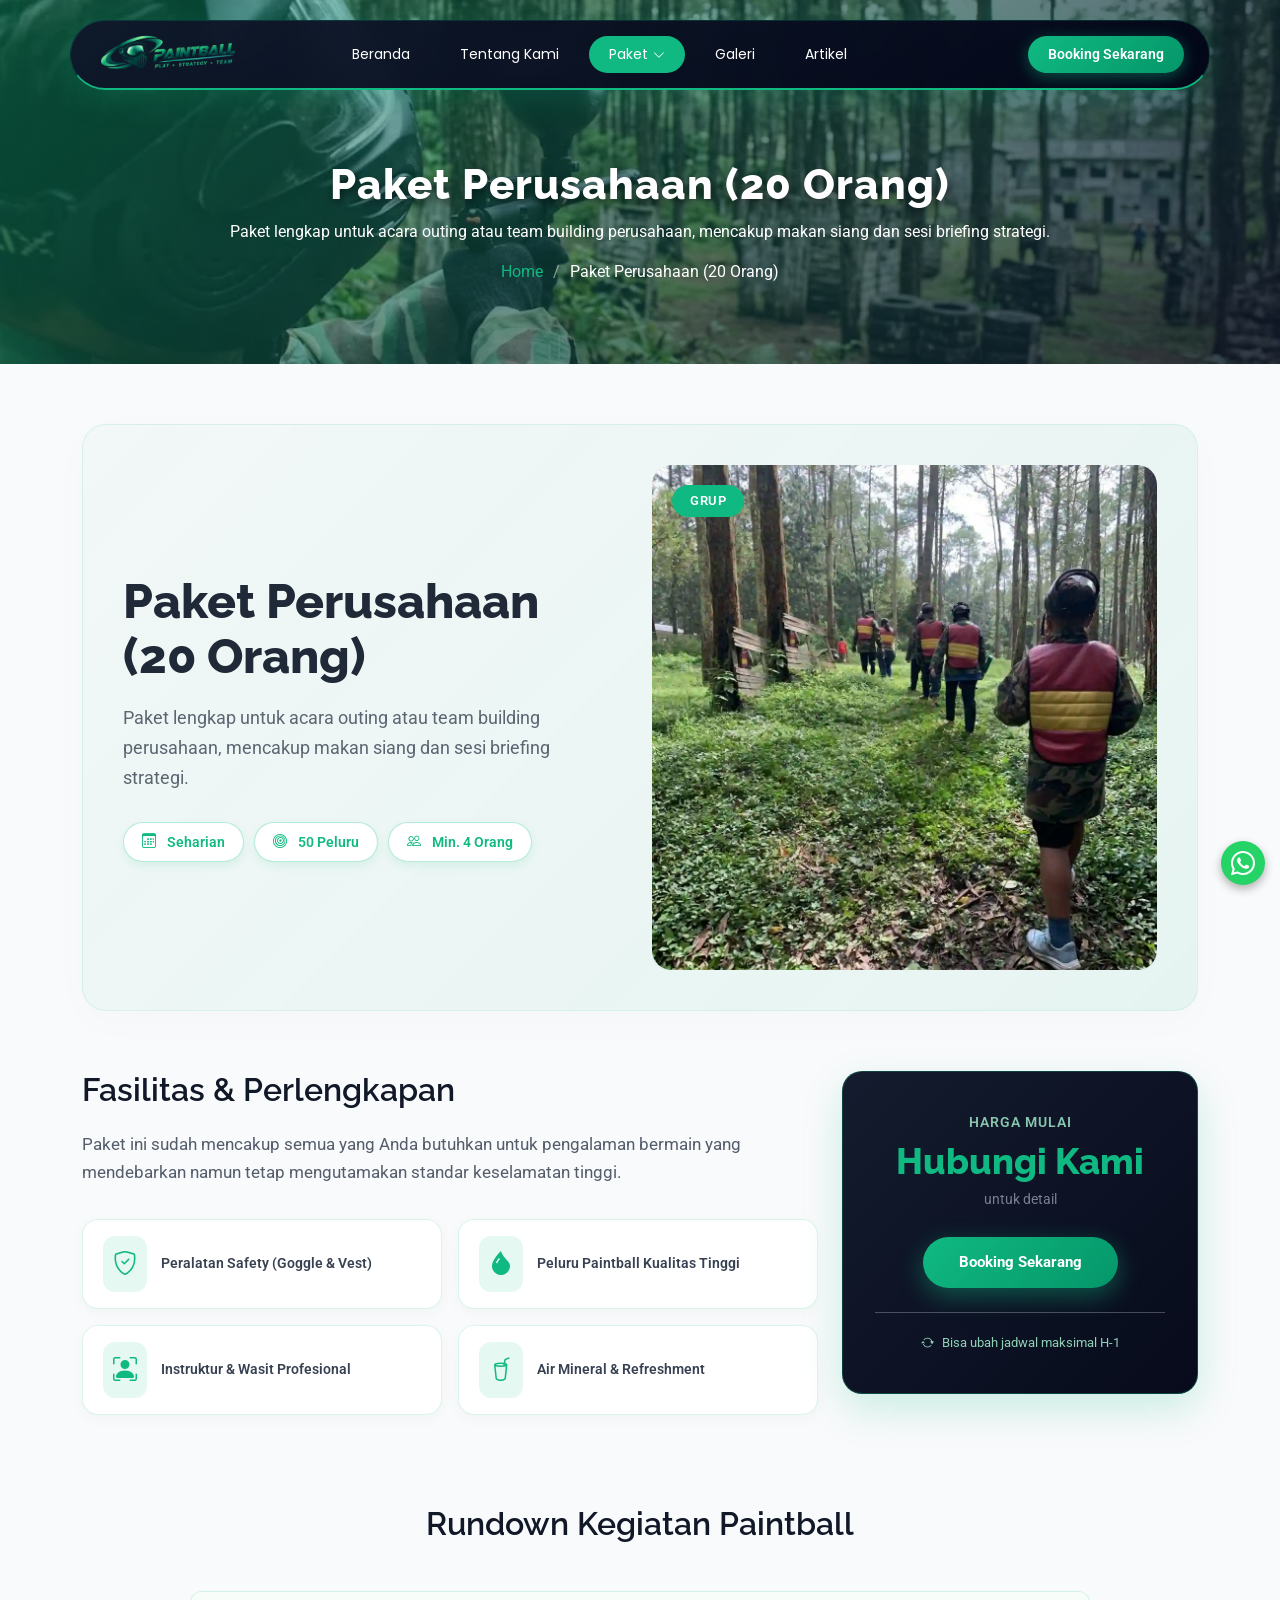
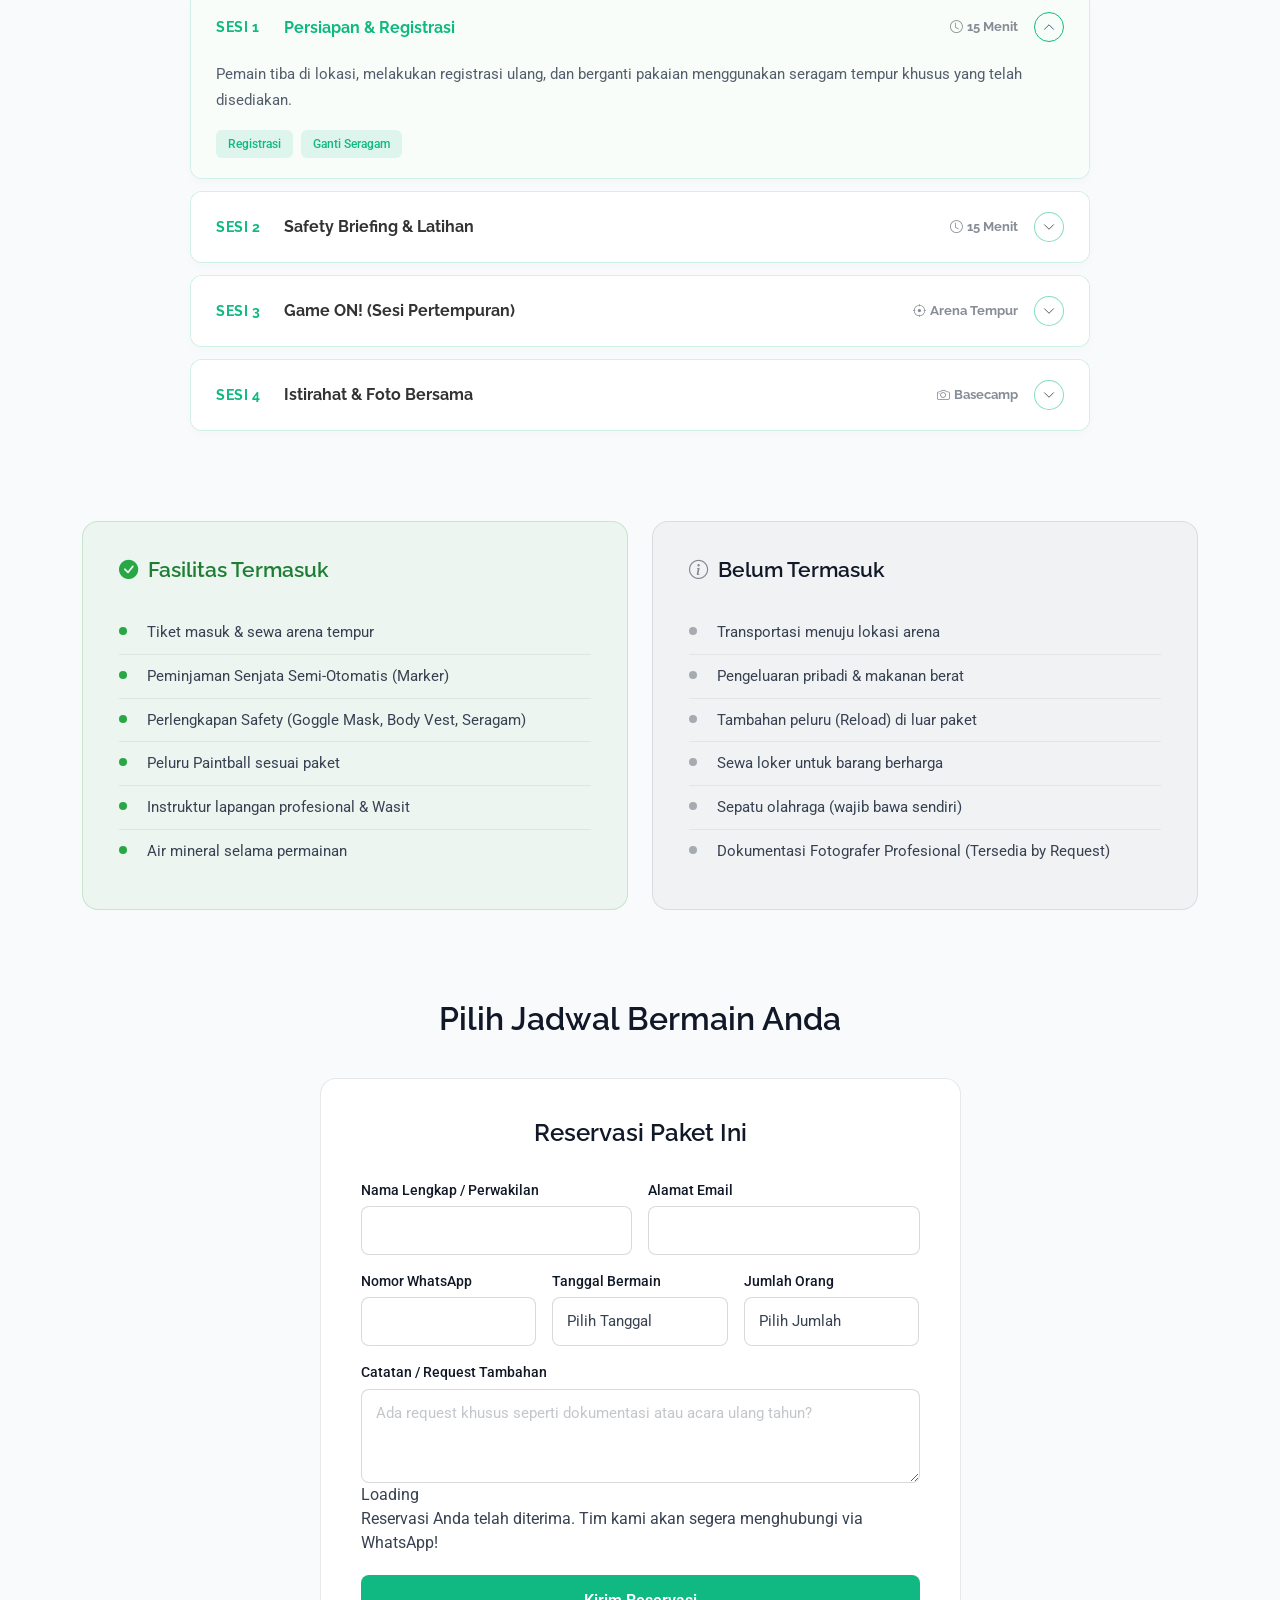
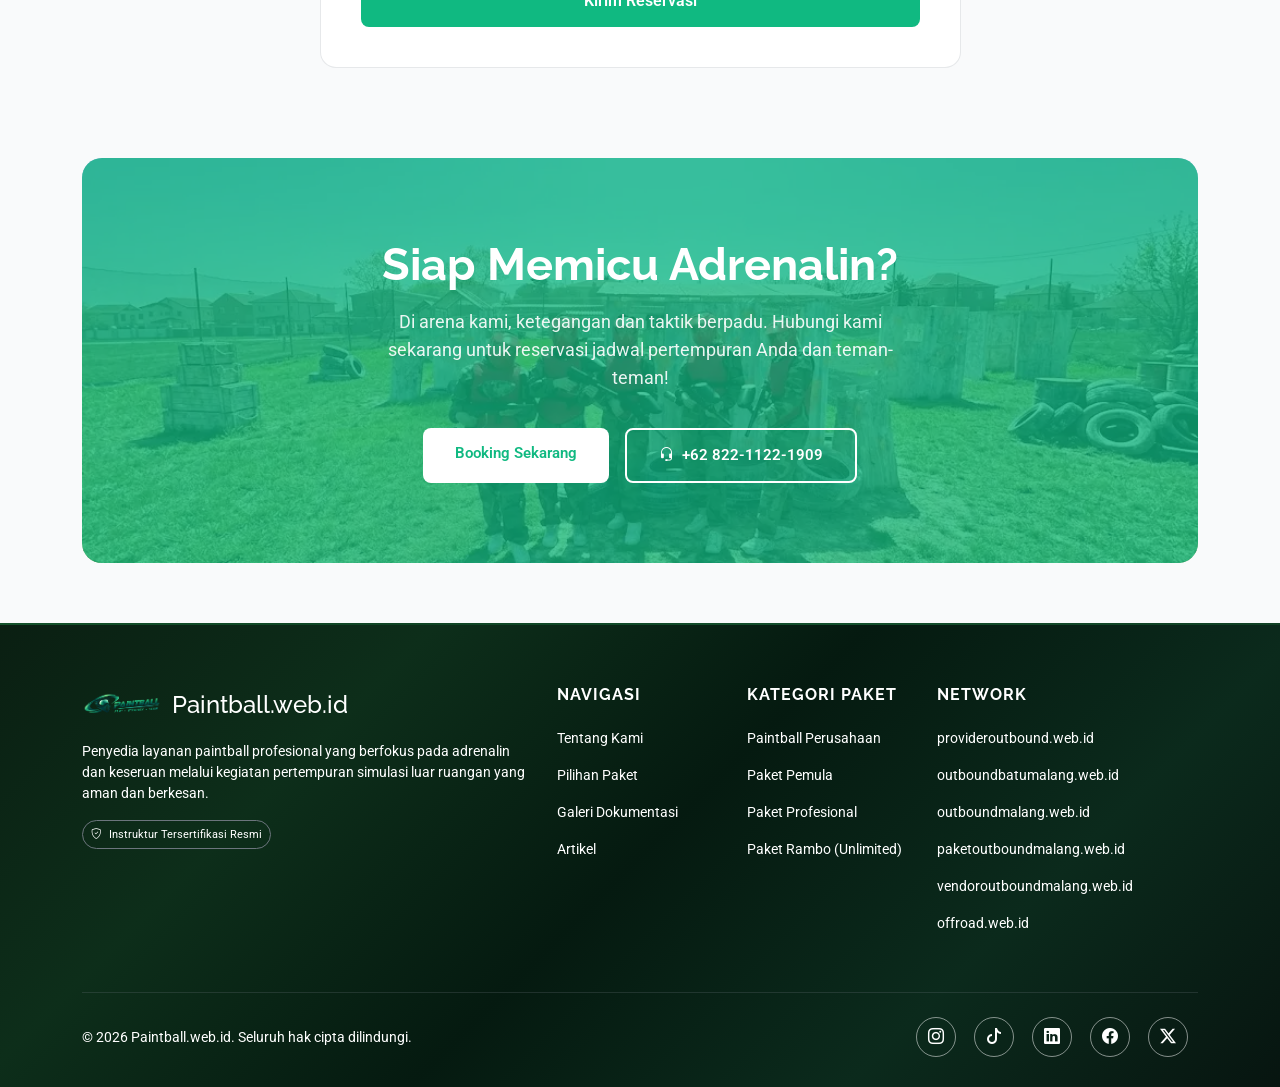
<file: paket-perusahaan.html>
<!DOCTYPE html>
<html lang="id">

<head>

  <meta charset="utf-8">
  <meta content="width=device-width, initial-scale=1.0" name="viewport">
  <title>Paket Perusahaan - Team Building Paintball</title>
  <meta name="description" content="Bangun kekompakan tim kerja Anda dengan Paket Perusahaan (Group). Dapatkan fasilitas lengkap, arena luas, dan dokumentasi gratis!">
  <meta name="keywords"
    content="paintball, paintball Batu Malang, paket paintball murah, arena paintball, sewa perlengkapan paintball, paintball indonesia, booking paintball">

  <!-- AEO & GEO Tags -->
  <meta name="publisher" content="Paintball Web ID">
  <meta name="author" content="Tim Paintball Web ID">
  <meta name="robots" content="index, follow, max-image-preview:large, max-snippet:-1, max-video-preview:-1">

  <!-- OpenGraph -->
  <meta property="og:title" content="Paket Perusahaan - Team Building Paintball">
  <meta property="og:description" content="Bangun kekompakan tim kerja Anda dengan Paket Perusahaan (Group). Dapatkan fasilitas lengkap, arena luas, dan dokumentasi gratis!">
  <meta property="og:url" content="https://paintball.web.id/paket-perusahaan">
  <meta property="og:type" content="product">
  <meta property="og:image" content="https://paintball.web.id/assets/img/logo.png">
  <meta property="og:site_name" content="Paintball.web.id">

  <!-- Twitter Card -->
  <meta name="twitter:card" content="summary_large_image">
  <meta name="twitter:title" content="Paket Perusahaan - Team Building Paintball">
  <meta name="twitter:description" content="Bangun kekompakan tim kerja Anda dengan Paket Perusahaan (Group). Dapatkan fasilitas lengkap, arena luas, dan dokumentasi gratis!">
  <meta name="twitter:image" content="https://paintball.web.id/assets/img/logo.png">

  <!-- Canonical -->
  <link rel="canonical" href="https://paintball.web.id/paket-perusahaan">

  <!-- Favicons -->
  <link href="assets/img/favicon.png" rel="icon">
  <link href="assets/img/apple-touch-icon.png" rel="apple-touch-icon">

  <!-- Performance Optimization (Pagespeed) -->
  <link rel="preconnect" href="https://fonts.googleapis.com">
  <link rel="preconnect" href="https://fonts.gstatic.com" crossorigin>
  <link rel="dns-prefetch" href="https://fonts.googleapis.com">

  <!-- Fonts -->
  <link
    href="https://fonts.googleapis.com/css2?family=Roboto:ital,wght@0,100;0,300;0,400;0,500;0,700;0,900;1,100;1,300;1,400;1,500;1,700;1,900&family=Poppins:ital,wght@0,100;0,200;0,300;0,400;0,500;0,600;0,700;0,800;0,900;1,100;1,200;1,300;1,400;1,500;1,600;1,700;1,800;1,900&family=Raleway:ital,wght@0,100;0,200;0,300;0,400;0,500;0,600;0,700;0,800;0,900;1,100;1,200;1,300;1,400;1,500;1,600;1,700;1,800;1,900&display=swap"
    rel="stylesheet">

  <!-- Vendor CSS Files -->
  <link href="assets/vendor/bootstrap/css/bootstrap.min.css" rel="stylesheet">
  <link href="assets/vendor/bootstrap-icons/bootstrap-icons.css" rel="stylesheet">
  <link href="assets/vendor/aos/aos.css" rel="stylesheet">
  <link href="assets/vendor/swiper/swiper-bundle.min.css" rel="stylesheet">
  <link href="assets/vendor/glightbox/css/glightbox.min.css" rel="stylesheet">

  <!-- Main CSS File -->
  <link href="assets/css/main.css" rel="stylesheet">

  <!-- Schema.org JSON-LD -->
  <script type="application/ld+json">
{
  "@context": "https://schema.org",
  "@graph": [
    {
      "@type": "SportsActivityLocation",
      "@id": "https://paintball.web.id/#sportsactivitylocation",
      "name": "Paintball Web ID",
      "description": "Arena bermain paintball terbaik dan terlengkap di Batu Malang dengan paket murah meriah.",
      "url": "https://paintball.web.id",
      "telephone": "+6281234567890",
      "address": {
        "@type": "PostalAddress",
        "streetAddress": "Jl. Arena Paintball No. 1",
        "addressLocality": "Batu Malang",
        "addressRegion": "DKI Batu Malang",
        "postalCode": "10000",
        "addressCountry": "ID"
      },
      "image": "https://paintball.web.id/assets/img/logo.png"
    },
    {
      "@type": "WebSite",
      "@id": "https://paintball.web.id/#website",
      "url": "https://paintball.web.id",
      "name": "Paintball Web ID",
      "publisher": {
        "@id": "https://paintball.web.id/#sportsactivitylocation"
      }
    },
    {
      "@type": "Product",
      "name": "Paket Perusahaan (20 Orang) - Paintball.web.id",
      "description": "",
      "url": "https://paintball.web.id/paket-perusahaan",
      "offers": {
        "@type": "Offer",
        "priceCurrency": "IDR",
        "price": "100000",
        "availability": "https://schema.org/InStock"
      }
    }
  ]
}
  </script>

  <link rel="preload" as="image" href="assets/img/homepage/aksi-pemain-paintball-di-hutan-pinus.webp" fetchpriority="high">
</head>

<body class="tour-details-page">

  <header id="header" class="header d-flex align-items-center fixed-top">
    <div
      class="header-container container-fluid container-xl position-relative d-flex align-items-center justify-content-between">

      <a href="/" class="logo d-flex align-items-center me-auto me-xl-0">
        <img src="assets/img/logo.png" alt="Logo Paintball">
      </a>

      <nav id="navmenu" class="navmenu">
        <ul>
          <li><a href="/">Beranda</a></li>
          <li><a href="about">Tentang Kami</a></li>
          <li class="dropdown"><a href="tours" class="active"><span>Paket</span> <i
                class="bi bi-chevron-down toggle-dropdown"></i></a>
            <ul>
              <li><a href="paket-pemula">Paket Pemula (Rookie)</a></li>
              <li><a href="paket-pro">Paket Profesional (Pro)</a></li>
              <li><a href="paket-rambo">Paket Rambo (Unlimited)</a></li>
              <li><a href="paket-perusahaan">Paket Perusahaan (20 Orang)</a></li>
            </ul>
          </li>
          <li><a href="gallery">Galeri</a></li>
          <li><a href="artikel">Artikel</a></li>
        </ul>
        <i class="mobile-nav-toggle d-xl-none bi bi-list" role="button" aria-label="Toggle navigation"></i>
      </nav>

      <a class="btn-getstarted" href="https://wa.me/6282211221909" target="_blank">Booking Sekarang</a>

    </div>
  </header>

  <main class="main">

    <!-- Page Title -->
    <div class="page-title dark-background" data-aos="fade"
      style="background-image: url(assets/img/homepage/aksi-pemain-paintball-di-hutan-pinus.webp);">
      <div class="container position-relative">
        <h1>Paket Perusahaan (20 Orang)</h1>
        <p>Paket lengkap untuk acara outing atau team building perusahaan, mencakup makan siang dan sesi briefing
          strategi.</p>
        <nav class="breadcrumbs">
          <ol>
            <li><a href="/">Home</a></li>
            <li class="current">Paket Perusahaan (20 Orang)</li>
          </ol>
        </nav>
      </div>
    </div><!-- End Page Title -->

    <!-- Travel Tour Details Section -->
    <section id="travel-tour-details" class="travel-tour-details section">

      <div class="container" data-aos="fade-up" data-aos-delay="100">

        <!-- Hero Split Layout -->
        <div class="hero-split" data-aos="fade-up" data-aos-delay="100">
          <div class="row align-items-center">
            <div class="col-lg-6 order-lg-2" data-aos="fade-left" data-aos-delay="200">
              <div class="hero-visual">
                <img loading="lazy" decoding="async" src="assets/img/paket/tim-paintball-berjalan-di-hutan.webp" alt="Scenic Coastal Journey"
                  class="img-fluid">
                <div class="badge-overlay">
                  <span class="tour-badge">Grup</span>
                </div>
              </div>
            </div>
            <div class="col-lg-6 order-lg-1" data-aos="fade-right" data-aos-delay="200">
              <div class="hero-info">
                <h1>Paket Perusahaan (20 Orang)</h1>
                <p>Paket lengkap untuk acara outing atau team building perusahaan, mencakup makan siang dan sesi
                  briefing strategi.</p>
                <div class="meta-chips">
                  <span class="chip"><i class="bi bi-calendar3"></i> Seharian</span>
                  <span class="chip"><i class="bi bi-bullseye"></i> 50 Peluru</span>
                  <span class="chip"><i class="bi bi-people"></i> Min. 4 Orang</span>
                </div>
              </div>
            </div>
          </div>
        </div>

        <!-- Overview & Pricing -->
        <div class="overview-block" data-aos="fade-up" data-aos-delay="200">
          <div class="row">
            <div class="col-lg-8">
              <div class="overview-text">
                <h2>Fasilitas & Perlengkapan</h2>
                <p>Paket ini sudah mencakup semua yang Anda butuhkan untuk pengalaman bermain yang mendebarkan namun
                  tetap mengutamakan standar keselamatan tinggi.</p>
                <div class="row g-3 feature-boxes">
                  <div class="col-sm-6">
                    <div class="feature-box">
                      <i class="bi bi-shield-check"></i><span>Peralatan Safety (Goggle & Vest)</span>
                    </div>
                  </div>
                  <div class="col-sm-6">
                    <div class="feature-box">
                      <i class="bi bi-droplet-fill"></i><span>Peluru Paintball Kualitas Tinggi</span>
                    </div>
                  </div>
                  <div class="col-sm-6">
                    <div class="feature-box">
                      <i class="bi bi-person-bounding-box"></i><span>Instruktur & Wasit Profesional</span>
                    </div>
                  </div>
                  <div class="col-sm-6">
                    <div class="feature-box">
                      <i class="bi bi-cup-straw"></i><span>Air Mineral & Refreshment</span>
                    </div>
                  </div>
                </div>
              </div>
            </div>
            <div class="col-lg-4">
              <div class="price-panel">
                <span class="price-tag">Harga Mulai</span>
                <div class="price-value">Hubungi Kami</div>
                <p class="price-note">untuk detail</p>
                <a href="https://wa.me/6282211221909" class="btn-book" target="_blank">Booking Sekarang</a>
                <div class="trust-line">
                  <i class="bi bi-arrow-repeat"></i>
                  <span>Bisa ubah jadwal maksimal H-1</span>
                </div>
              </div>
            </div>
          </div>
        </div>

        <!-- Itinerary Accordion -->
        <div class="itinerary-block" data-aos="fade-up" data-aos-delay="200">
          <h2>Rundown Kegiatan Paintball</h2>
          <div class="accordion" id="travel-tour-details-itinerary">

            <div class="accordion-item">
              <h2 class="accordion-header">
                <button class="accordion-button" type="button" data-bs-toggle="collapse"
                  data-bs-target="#travel-tour-details-day-1" aria-expanded="true">
                  <span class="day-num">Sesi 1</span>
                  <span class="day-title">Persiapan & Registrasi</span>
                  <span class="day-location"><i class="bi bi-clock"></i> 15 Menit</span>
                </button>
              </h2>
              <div id="travel-tour-details-day-1" class="accordion-collapse collapse show"
                data-bs-parent="#travel-tour-details-itinerary">
                <div class="accordion-body">
                  <p>Pemain tiba di lokasi, melakukan registrasi ulang, dan berganti pakaian menggunakan seragam tempur
                    khusus yang telah disediakan.</p>
                  <div class="day-tags">
                    <span>Registrasi</span>
                    <span>Ganti Seragam</span>
                  </div>
                </div>
              </div>
            </div><!-- End Accordion Item -->

            <div class="accordion-item">
              <h2 class="accordion-header">
                <button class="accordion-button collapsed" type="button" data-bs-toggle="collapse"
                  data-bs-target="#travel-tour-details-day-2" aria-expanded="false">
                  <span class="day-num">Sesi 2</span>
                  <span class="day-title">Safety Briefing & Latihan</span>
                  <span class="day-location"><i class="bi bi-clock"></i> 15 Menit</span>
                </button>
              </h2>
              <div id="travel-tour-details-day-2" class="accordion-collapse collapse"
                data-bs-parent="#travel-tour-details-itinerary">
                <div class="accordion-body">
                  <p>Instruktur profesional akan memberikan penjelasan lengkap mengenai aturan permainan, cara aman
                    menggunakan senjata (marker), serta strategi dasar di medan tempur.</p>
                  <div class="day-tags">
                    <span>Aturan Main</span>
                    <span>Cara Menembak</span>
                  </div>
                </div>
              </div>
            </div><!-- End Accordion Item -->

            <div class="accordion-item">
              <h2 class="accordion-header">
                <button class="accordion-button collapsed" type="button" data-bs-toggle="collapse"
                  data-bs-target="#travel-tour-details-day-3" aria-expanded="false">
                  <span class="day-num">Sesi 3</span>
                  <span class="day-title">Game ON! (Sesi Pertempuran)</span>
                  <span class="day-location"><i class="bi bi-crosshair"></i> Arena Tempur</span>
                </button>
              </h2>
              <div id="travel-tour-details-day-3" class="accordion-collapse collapse"
                data-bs-parent="#travel-tour-details-itinerary">
                <div class="accordion-body">
                  <p>Waktunya beraksi! Anda akan membagi tim dan menjalankan skenario permainan seperti Capture the Flag
                    atau Team Deathmatch dengan pengawasan penuh dari wasit lapangan.</p>
                  <div class="day-tags">
                    <span>Skenario Permainan</span>
                    <span>Adrenalin Tinggi</span>
                  </div>
                </div>
              </div>
            </div><!-- End Accordion Item -->

            <div class="accordion-item">
              <h2 class="accordion-header">
                <button class="accordion-button collapsed" type="button" data-bs-toggle="collapse"
                  data-bs-target="#travel-tour-details-day-4" aria-expanded="false">
                  <span class="day-num">Sesi 4</span>
                  <span class="day-title">Istirahat & Foto Bersama</span>
                  <span class="day-location"><i class="bi bi-camera"></i> Basecamp</span>
                </button>
              </h2>
              <div id="travel-tour-details-day-4" class="accordion-collapse collapse"
                data-bs-parent="#travel-tour-details-itinerary">
                <div class="accordion-body">
                  <p>Setelah permainan selesai, pemain kembali ke basecamp untuk melepas lelah, menikmati refreshment,
                    dan berfoto bersama tim dengan perlengkapan lengkap.</p>
                  <div class="day-tags">
                    <span>Refreshment</span>
                    <span>Dokumentasi</span>
                  </div>
                </div>
              </div>
            </div><!-- End Accordion Item -->



          </div>
        </div>

        <!-- Inclusions Grid -->
        <div class="inclusions-grid" data-aos="fade-up" data-aos-delay="200">
          <div class="row g-4">
            <div class="col-lg-6" data-aos="fade-right" data-aos-delay="300">
              <div class="inc-card included">
                <h3><i class="bi bi-check-circle-fill"></i> Fasilitas Termasuk</h3>
                <ul>
                  <li>Tiket masuk & sewa arena tempur</li>
                  <li>Peminjaman Senjata Semi-Otomatis (Marker)</li>
                  <li>Perlengkapan Safety (Goggle Mask, Body Vest, Seragam)</li>
                  <li>Peluru Paintball sesuai paket</li>
                  <li>Instruktur lapangan profesional & Wasit</li>
                  <li>Air mineral selama permainan</li>
                </ul>
              </div>
            </div>
            <div class="col-lg-6" data-aos="fade-left" data-aos-delay="300">
              <div class="inc-card excluded">
                <h3><i class="bi bi-info-circle"></i> Belum Termasuk</h3>
                <ul>
                  <li>Transportasi menuju lokasi arena</li>
                  <li>Pengeluaran pribadi & makanan berat</li>
                  <li>Tambahan peluru (Reload) di luar paket</li>
                  <li>Sewa loker untuk barang berharga</li>
                  <li>Sepatu olahraga (wajib bawa sendiri)</li>
                  <li>Dokumentasi Fotografer Profesional (Tersedia by Request)</li>
                </ul>
              </div>
            </div>
          </div>
        </div>

        <!-- Departure Dates & Booking -->
        <div class="booking-block" id="booking" data-aos="fade-up" data-aos-delay="200">
          <h2>Pilih Jadwal Bermain Anda</h2>

          <div class="row justify-content-center" data-aos="fade-up" data-aos-delay="300">
            <div class="col-lg-7">
              <div class="inquiry-form-wrap">
                <h3>Reservasi Paket Ini</h3>
                <form onsubmit="sendToWhatsApp(event, 'Paket Perusahaan (20 Orang)')" class="whatsapp-form">
                  <div class="row g-3">
                    <div class="col-md-6">
                      <label for="traveler-name">Nama Lengkap / Perwakilan</label>
                      <input aria-label="Name" type="text" name="name" id="traveler-name" class="form-control" required=""
                        autocomplete="name">
                    </div>
                    <div class="col-md-6">
                      <label for="traveler-email">Alamat Email</label>
                      <input aria-label="Email" type="email" name="email" id="traveler-email" class="form-control" required=""
                        autocomplete="email">
                    </div>
                    <div class="col-md-4">
                      <label for="traveler-phone">Nomor WhatsApp</label>
                      <input aria-label="Phone" type="tel" name="phone" id="traveler-phone" class="form-control" autocomplete="tel">
                    </div>
                    <div class="col-md-4">
                      <label for="travel-date">Tanggal Bermain</label>
                      <select name="departure_date" id="travel-date" class="form-control" required="">
                        <option value="">Pilih Tanggal</option>
                        <option value="Weekend (Pagi)">Akhir Pekan (Sesi Pagi)</option>
                        <option value="Weekend (Siang)">Akhir Pekan (Sesi Siang)</option>
                        <option value="Weekday (Pagi)">Hari Kerja (Sesi Pagi)</option>
                        <option value="Weekday (Siang)">Hari Kerja (Sesi Siang)</option>
                        <option value="Lainnya">Hubungi Admin untuk Request Khusus</option>
                      </select>
                    </div>
                    <div class="col-md-4">
                      <label for="num-travelers">Jumlah Orang</label>
                      <select name="travelers" id="num-travelers" class="form-control" required="">
                        <option value="">Pilih Jumlah</option>
                        <option value="4-10">4 - 10 Orang</option>
                        <option value="11-20">11 - 20 Orang</option>
                        <option value="21-50">21 - 50 Orang</option>
                        <option value="50+">Lebih dari 50 Orang</option>
                      </select>
                    </div>
                    <div class="col-12">
                      <label for="travel-notes">Catatan / Request Tambahan</label>
                      <textarea aria-label="Ada request khusus seperti dokumentasi atau acara ulang tahun?" name="message" id="travel-notes" rows="3" class="form-control"
                        placeholder="Ada request khusus seperti dokumentasi atau acara ulang tahun?"></textarea>
                    </div>
                  </div>

                  <div class="loading">Loading</div>
                  <div class="error-message"></div>
                  <div class="sent-message">Reservasi Anda telah diterima. Tim kami akan segera menghubungi via
                    WhatsApp!</div>

                  <button type="submit" class="btn-send">Kirim Reservasi</button>
                </form>
                <script>
                  function sendToWhatsApp(event, paketName) {
                    event.preventDefault(); // Prevent page reload

                    var form = event.target;
                    var name = form.querySelector('[name="name"]').value;
                    var email = form.querySelector('[name="email"]').value;
                    var phone = form.querySelector('[name="phone"]').value;
                    var date = form.querySelector('[name="departure_date"]').value;
                    var travelers = form.querySelector('[name="travelers"]').value;
                    var notes = form.querySelector('[name="message"]').value;

                    var text = "Halo Paintball.web.id, saya ingin reservasi " + paketName + ":\n\n";
                    text += "*Nama:* " + name + "\n";
                    text += "*Email:* " + email + "\n";
                    text += "*No. WhatsApp:* " + phone + "\n";
                    text += "*Tanggal Bermain:* " + date + "\n";
                    text += "*Jumlah Orang:* " + travelers + "\n";
                    if (notes) {
                      text += "*Catatan Khusus:* " + notes + "\n";
                    }

                    var whatsappNum = "6282211221909";
                    var url = "https://wa.me/" + whatsappNum + "?text=" + encodeURIComponent(text);

                    window.open(url, '_blank');
                  }
                </script>
              </div>
            </div>
          </div>
        </div>

        <!-- Bottom CTA -->
        <div class="bottom-cta" data-aos="zoom-in" data-aos-delay="200">
          <div class="cta-inner">
            <img src="assets/img/paket/pasukan-paintball-siap-beraksi.webp" alt="" class="cta-bg-img" loading="lazy">
            <div class="cta-overlay">
              <h2>Siap Memicu Adrenalin?</h2>
              <p>Di arena kami, ketegangan dan taktik berpadu. Hubungi kami sekarang untuk reservasi jadwal pertempuran
                Anda dan teman-teman!</p>
              <div class="cta-buttons">
                <a href="https://wa.me/6282211221909" class="btn-cta-primary" target="_blank">Booking Sekarang</a>
                <a href="https://wa.me/6282211221909" target="_blank" class="btn-cta-secondary">
                  <i class="bi bi-headset"></i>
                  +62 822-1122-1909
                </a>
              </div>
            </div>
          </div>
        </div>

      </div>

    </section><!-- /Travel Tour Details Section -->

  </main>

  <footer id="footer" class="footer dark-background"
    style="background: linear-gradient(135deg, #0a1f12 0%, #0d2e1a 25%, #051a10 50%, #0b2a1c 75%, #071510 100%); padding-top: 60px; padding-bottom: 30px; border-top: 2px solid rgba(46,192,96,0.25);">
    <div class="container">
      <div class="row gy-4">

        <div class="col-lg-5 col-md-12 footer-about">
          <a href="/" class="logo d-flex align-items-center mb-3 text-decoration-none">
            <img src="assets/img/logo.png" alt="Logo Paintball" style="max-height: 40px; margin-right: 10px;">
            <h2 class="sitename text-white m-0" style="font-size: 24px;">Paintball.web.id</h2>
          </a>
          <p class="text-white">Penyedia layanan paintball profesional yang berfokus pada adrenalin dan keseruan
            melalui kegiatan pertempuran simulasi luar ruangan yang aman dan berkesan.</p>
          <div class="mt-3">
            <span class="badge border border-secondary text-white p-2 rounded-pill fw-normal"><i
                class="bi bi-shield-check me-1"></i> Instruktur Tersertifikasi Resmi</span>
          </div>
        </div>

        <div class="col-lg-2 col-6 footer-links">
          <h3 class="text-white mb-4" style="font-size: 16px; font-weight: bold; letter-spacing: 1px;">NAVIGASI</h3>
          <ul class="list-unstyled">
            <li class="mb-3"><a href="about" class="text-white text-decoration-none">Tentang Kami</a></li>
            <li class="mb-3"><a href="tours" class="text-white text-decoration-none">Pilihan Paket</a></li>
            <li class="mb-3"><a href="gallery" class="text-white text-decoration-none">Galeri Dokumentasi</a>
            </li>
            <li class="mb-3"><a href="artikel" class="text-white text-decoration-none">Artikel</a></li>
          </ul>
        </div>

        <div class="col-lg-2 col-6 footer-links">
          <h3 class="text-white mb-4" style="font-size:16px;font-weight:bold;letter-spacing:1px;">KATEGORI PAKET</h3>
          <ul class="list-unstyled">
            <li class="mb-3"><a href="paket-perusahaan" class="text-white text-decoration-none">Paintball
                Perusahaan</a></li>
            <li class="mb-3"><a href="paket-pemula" class="text-white text-decoration-none">Paket Pemula</a>
            </li>
            <li class="mb-3"><a href="paket-pro" class="text-white text-decoration-none">Paket Profesional</a>
            </li>
            <li class="mb-3"><a href="paket-rambo" class="text-white text-decoration-none">Paket Rambo
                (Unlimited)</a></li>
          </ul>
        </div>

        <div class="col-lg-3 col-6 footer-links">
          <h3 class="text-white mb-4" style="font-size:16px;font-weight:bold;letter-spacing:1px;">NETWORK</h3>
          <ul class="list-unstyled footer-network-list">
            <li class="mb-3"><a href="https://provideroutbound.web.id" target="_blank" class="text-white text-decoration-none">provideroutbound.web.id</a></li>
            <li class="mb-3"><a href="https://outboundbatumalang.web.id" target="_blank" class="text-white text-decoration-none">outboundbatumalang.web.id</a></li>
            <li class="mb-3"><a href="https://outboundmalang.web.id" target="_blank" class="text-white text-decoration-none">outboundmalang.web.id</a></li>
            <li class="mb-3"><a href="https://paketoutboundmalang.web.id" target="_blank" class="text-white text-decoration-none">paketoutboundmalang.web.id</a></li>
            <li class="mb-3"><a href="https://vendoroutboundmalang.web.id" target="_blank" class="text-white text-decoration-none">vendoroutboundmalang.web.id</a></li>
            <li class="mb-3"><a href="https://offroad.web.id" target="_blank" class="text-white text-decoration-none">offroad.web.id</a></li>
            <li class="mb-3"><a href="https://rafting.web.id" target="_blank" class="text-white text-decoration-none">rafting.web.id</a></li>
            <li class="mb-3"><a href="https://outboundpantai.web.id" target="_blank" class="text-white text-decoration-none">outboundpantai.web.id</a></li>
            <li class="mb-3"><a href="https://paintballbatumalang.web.id" target="_blank" class="text-white text-decoration-none">paintballbatumalang.web.id</a></li>
            <li class="mb-3"><a href="https://cobanrondo.web.id" target="_blank" class="text-white text-decoration-none">cobanrondo.web.id</a></li>
            <li class="mb-3"><a href="https://malangtraveler.web.id" target="_blank" class="text-white text-decoration-none">malangtraveler.web.id</a></li>
            <li class="mb-3"><a href="https://outboundkediri.web.id" target="_blank" class="text-white text-decoration-none">outboundkediri.web.id</a></li>
            <li class="mb-3"><a href="https://pantaimalangselatan.web.id" target="_blank" class="text-white text-decoration-none">pantaimalangselatan.web.id</a></li>
            <li class="mb-3"><a href="https://jasaoutboundmalang.web.id" target="_blank" class="text-white text-decoration-none">jasaoutboundmalang.web.id</a></li>
            <li class="mb-3"><a href="https://outboundindonesia.web.id" target="_blank" class="text-white text-decoration-none">outboundindonesia.web.id</a></li>
            <li class="mb-3"><a href="https://indonesiaoutbound.web.id" target="_blank" class="text-white text-decoration-none">indonesiaoutbound.web.id</a></li>
            <li class="mb-3"><a href="https://gemilangkatunoutbound.web.id" target="_blank" class="text-white text-decoration-none">gemilangkatunoutbound.web.id</a></li>
            <li class="mb-3"><a href="https://outboundjatim.web.id" target="_blank" class="text-white text-decoration-none">outboundjatim.web.id</a></li>
          </ul>
        </div>
      </div>

      <hr class="border-secondary mt-5 mb-4">

      <div class="row align-items-center">
        <div class="col-md-6 text-center text-md-start">
          <p class="text-white mb-0" style="font-size: 14px;">© 2026 Paintball.web.id. Seluruh hak cipta dilindungi.
          </p>
        </div>
        <div class="col-md-6 text-center text-md-end">
          <div class="social-links d-inline-flex gap-2">
            <a aria-label="Instagram" href="https://instagram.com/" target="_blank"
              class="rounded-circle d-flex align-items-center justify-content-center text-white"
              style="width: 40px; height: 40px; border: 1px solid rgba(255,255,255,0.5); transition: all 0.3s; text-decoration: none;"
              onmouseenter="this.style.background='linear-gradient(45deg, #f09433, #e6683c, #dc2743, #cc2366, #bc1888)'; this.style.borderColor='transparent';"
              onmouseleave="this.style.background='transparent'; this.style.borderColor='rgba(255,255,255,0.5)';"><i
                class="bi bi-instagram"></i></a>

            <a href="https://tiktok.com/" target="_blank"
              class="rounded-circle d-flex align-items-center justify-content-center text-white"
              style="width: 40px; height: 40px; border: 1px solid rgba(255,255,255,0.5); transition: all 0.3s; text-decoration: none;"
              onmouseenter="this.style.background='#000000'; this.style.borderColor='#000000';"
              onmouseleave="this.style.background='transparent'; this.style.borderColor='rgba(255,255,255,0.5)';"><i
                class="bi bi-tiktok"></i></a>

            <a aria-label="LinkedIn" href="https://linkedin.com/" target="_blank"
              class="rounded-circle d-flex align-items-center justify-content-center text-white"
              style="width: 40px; height: 40px; border: 1px solid rgba(255,255,255,0.5); transition: all 0.3s; text-decoration: none;"
              onmouseenter="this.style.background='#0077b5'; this.style.borderColor='#0077b5';"
              onmouseleave="this.style.background='transparent'; this.style.borderColor='rgba(255,255,255,0.5)';"><i
                class="bi bi-linkedin"></i></a>

            <a aria-label="Facebook" href="https://facebook.com/" target="_blank"
              class="rounded-circle d-flex align-items-center justify-content-center text-white"
              style="width: 40px; height: 40px; border: 1px solid rgba(255,255,255,0.5); transition: all 0.3s; text-decoration: none;"
              onmouseenter="this.style.background='#1877f2'; this.style.borderColor='#1877f2';"
              onmouseleave="this.style.background='transparent'; this.style.borderColor='rgba(255,255,255,0.5)';"><i
                class="bi bi-facebook"></i></a>

            <a aria-label="Twitter" href="https://twitter.com/" target="_blank"
              class="rounded-circle d-flex align-items-center justify-content-center text-white"
              style="width: 40px; height: 40px; border: 1px solid rgba(255,255,255,0.5); transition: all 0.3s; text-decoration: none;"
              onmouseenter="this.style.background='#000000'; this.style.borderColor='#000000';"
              onmouseleave="this.style.background='transparent'; this.style.borderColor='rgba(255,255,255,0.5)';"><i
                class="bi bi-twitter-x"></i></a>
          </div>
        </div>
      </div>
    </div>
  </footer>

  <!-- Scroll Top -->
  <a href="#" id="scroll-top" class="scroll-top d-flex align-items-center justify-content-center" aria-label="Scroll to top"><i
      class="bi bi-arrow-up-short"></i></a>

  <!-- WhatsApp Float -->
  <a href="https://wa.me/6282211221909" target="_blank"
    class="whatsapp-float d-flex align-items-center justify-content-center"><i class="bi bi-whatsapp"></i></a>

  <!-- Preloader -->
  <div id="preloader"></div>

  <!-- Vendor JS Files -->
  <script src="assets/vendor/bootstrap/js/bootstrap.bundle.min.js"></script>
  <script src="assets/vendor/php-email-form/validate.js"></script>
  <script src="assets/vendor/aos/aos.js"></script>
  <script src="assets/vendor/swiper/swiper-bundle.min.js"></script>
  <script src="assets/vendor/purecounter/purecounter_vanilla.js"></script>
  <script src="assets/vendor/imagesloaded/imagesloaded.pkgd.min.js"></script>
  <script src="assets/vendor/isotope-layout/isotope.pkgd.min.js"></script>
  <script src="assets/vendor/glightbox/js/glightbox.min.js"></script>

  <!-- Main JS File -->
  <script src="assets/js/main.js"></script>

</body>

</html>
</file>
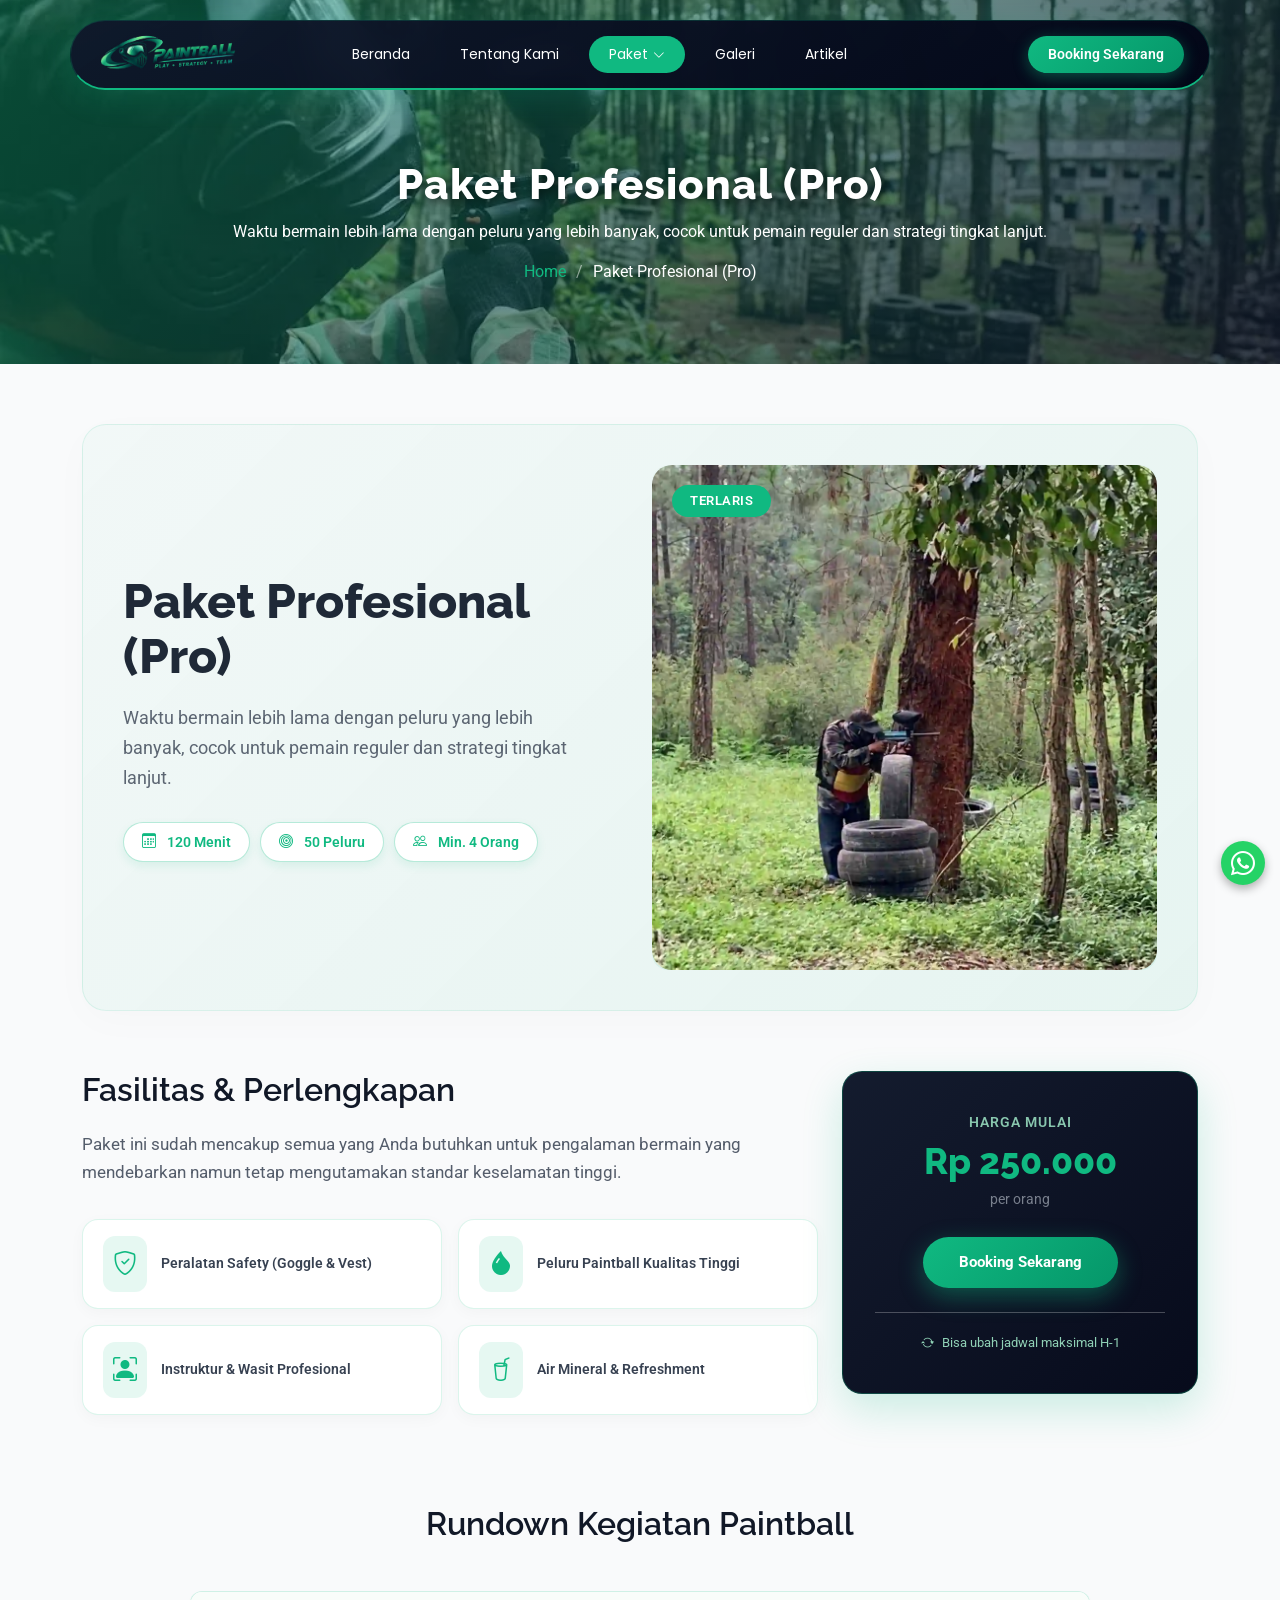
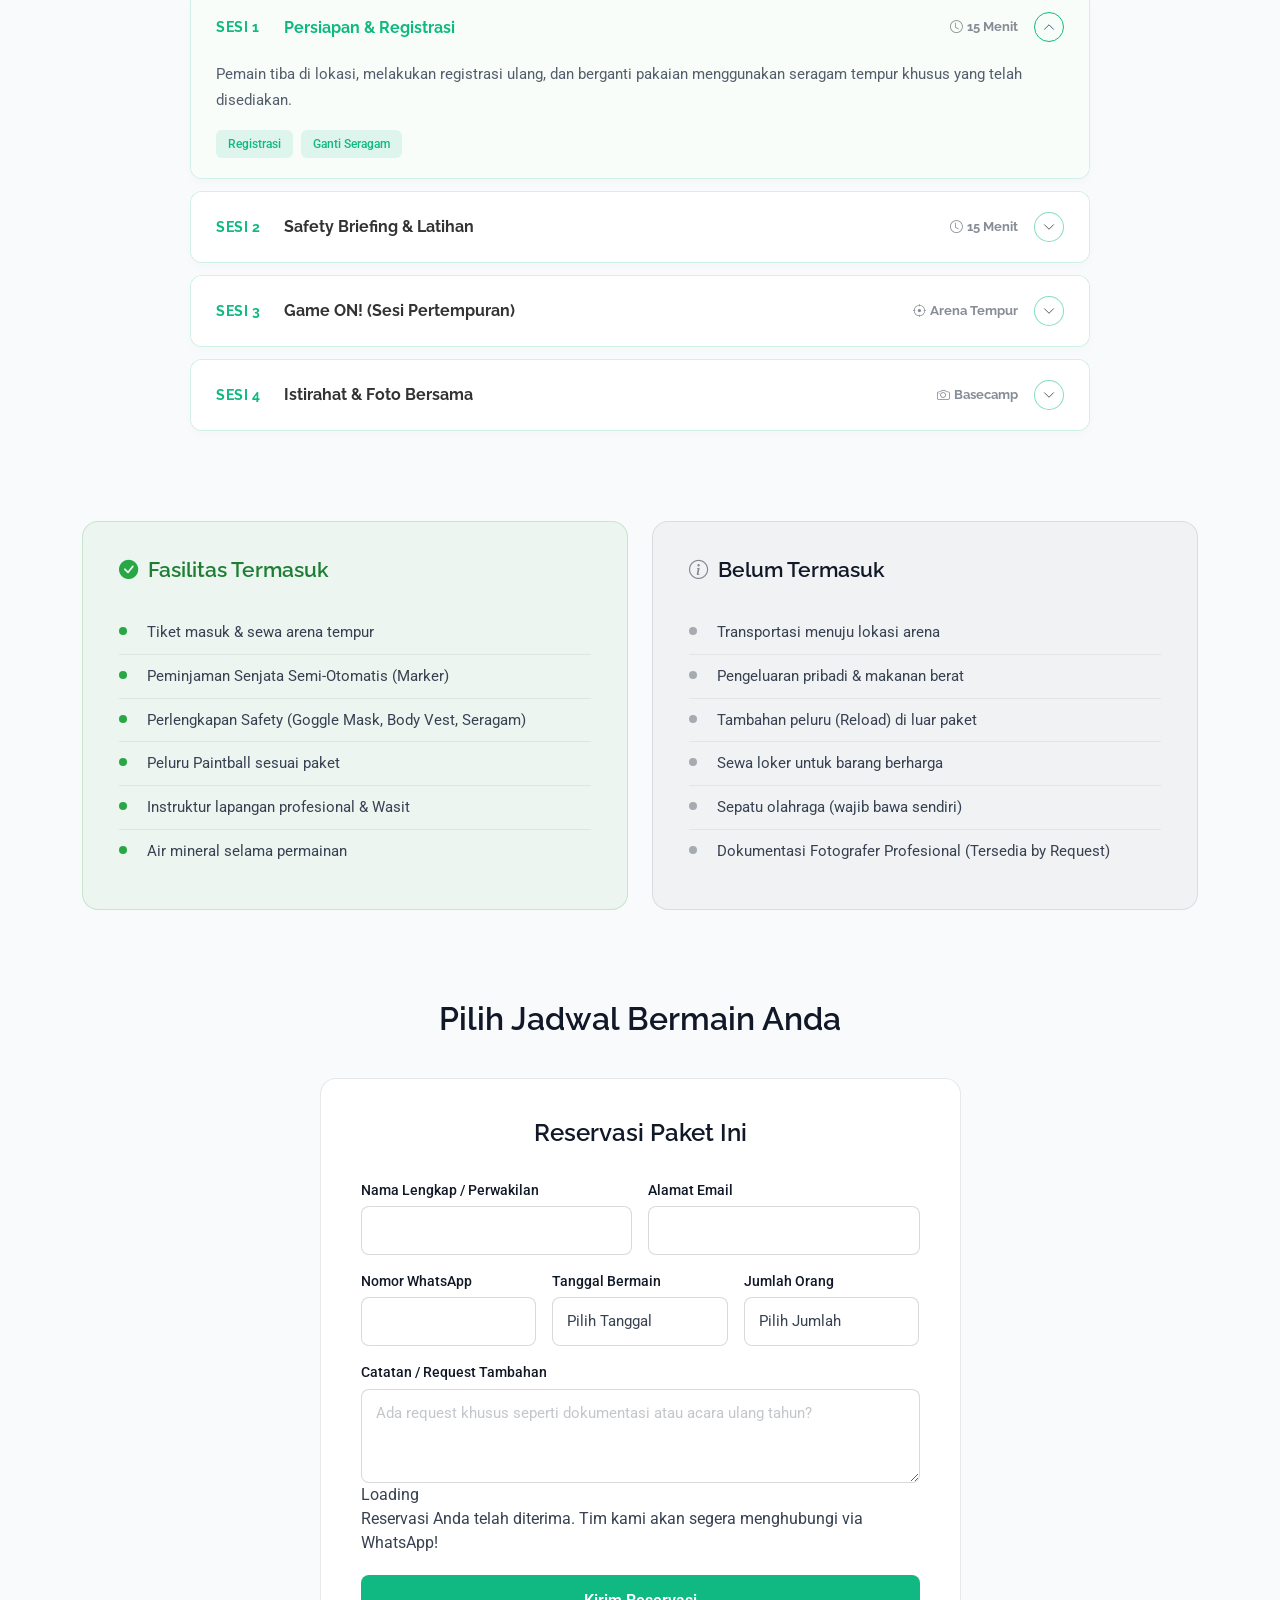
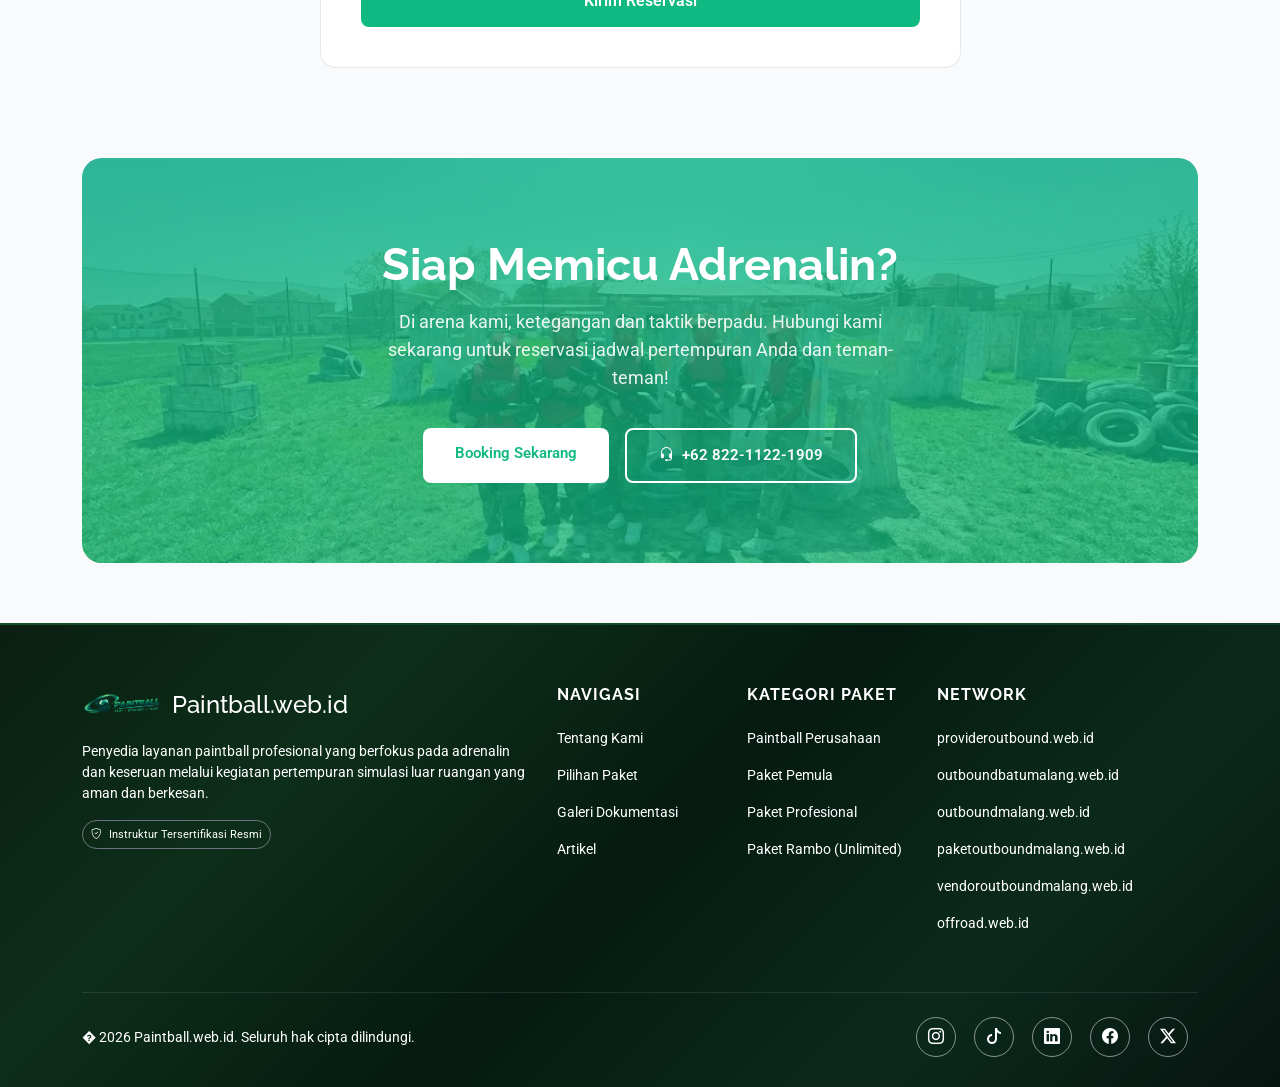
<file: paket-pro.html>
<!DOCTYPE html>
<html lang="id">

<head>

  <meta charset="utf-8">
  <meta content="width=device-width, initial-scale=1.0" name="viewport">
  <title>Paket Profesional (Pro) Paintball</title>
  <meta name="description" content="Paket Pro untuk pemain yang ingin tantangan lebih. Dilengkapi strategi mendalam dan peluru tambahan. Buktikan ketangguhan tim Anda di arena kami!">
  <meta name="keywords"
    content="paintball, paintball Batu Malang, paket paintball murah, arena paintball, sewa perlengkapan paintball, paintball indonesia, booking paintball">

  <!-- AEO & GEO Tags -->
  <meta name="publisher" content="Paintball Web ID">
  <meta name="author" content="Tim Paintball Web ID">
  <meta name="robots" content="index, follow, max-image-preview:large, max-snippet:-1, max-video-preview:-1">

  <!-- OpenGraph -->
  <meta property="og:title" content="Paket Profesional (Pro) Paintball">
  <meta property="og:description" content="Paket Pro untuk pemain yang ingin tantangan lebih. Dilengkapi strategi mendalam dan peluru tambahan. Buktikan ketangguhan tim Anda di arena kami!">
  <meta property="og:url" content="https://paintball.web.id/paket-pro">
  <meta property="og:type" content="product">
  <meta property="og:image" content="https://paintball.web.id/assets/img/logo.png">
  <meta property="og:site_name" content="Paintball.web.id">

  <!-- Twitter Card -->
  <meta name="twitter:card" content="summary_large_image">
  <meta name="twitter:title" content="Paket Profesional (Pro) Paintball">
  <meta name="twitter:description" content="Paket Pro untuk pemain yang ingin tantangan lebih. Dilengkapi strategi mendalam dan peluru tambahan. Buktikan ketangguhan tim Anda di arena kami!">
  <meta name="twitter:image" content="https://paintball.web.id/assets/img/logo.png">

  <!-- Canonical -->
  <link rel="canonical" href="https://paintball.web.id/paket-pro">

  <!-- Favicons -->
  <link href="assets/img/favicon.png" rel="icon">
  <link href="assets/img/apple-touch-icon.png" rel="apple-touch-icon">

  <!-- Performance Optimization (Pagespeed) -->
  <link rel="preconnect" href="https://fonts.googleapis.com">
  <link rel="preconnect" href="https://fonts.gstatic.com" crossorigin>
  <link rel="dns-prefetch" href="https://fonts.googleapis.com">

  <!-- Fonts -->
  <link
    href="https://fonts.googleapis.com/css2?family=Roboto:ital,wght@0,100;0,300;0,400;0,500;0,700;0,900;1,100;1,300;1,400;1,500;1,700;1,900&family=Poppins:ital,wght@0,100;0,200;0,300;0,400;0,500;0,600;0,700;0,800;0,900;1,100;1,200;1,300;1,400;1,500;1,600;1,700;1,800;1,900&family=Raleway:ital,wght@0,100;0,200;0,300;0,400;0,500;0,600;0,700;0,800;0,900;1,100;1,200;1,300;1,400;1,500;1,600;1,700;1,800;1,900&display=swap"
    rel="stylesheet">

  <!-- Vendor CSS Files -->
  <link href="assets/vendor/bootstrap/css/bootstrap.min.css" rel="stylesheet">
  <link href="assets/vendor/bootstrap-icons/bootstrap-icons.css" rel="stylesheet">
  <link href="assets/vendor/aos/aos.css" rel="stylesheet">
  <link href="assets/vendor/swiper/swiper-bundle.min.css" rel="stylesheet">
  <link href="assets/vendor/glightbox/css/glightbox.min.css" rel="stylesheet">

  <!-- Main CSS File -->
  <link href="assets/css/main.css" rel="stylesheet">

  <!-- Schema.org JSON-LD -->
  <script type="application/ld+json">
{
  "@context": "https://schema.org",
  "@graph": [
    {
      "@type": "SportsActivityLocation",
      "@id": "https://paintball.web.id/#sportsactivitylocation",
      "name": "Paintball Web ID",
      "description": "Arena bermain paintball terbaik dan terlengkap di Batu Malang dengan paket murah meriah.",
      "url": "https://paintball.web.id",
      "telephone": "+6281234567890",
      "address": {
        "@type": "PostalAddress",
        "streetAddress": "Jl. Arena Paintball No. 1",
        "addressLocality": "Batu Malang",
        "addressRegion": "DKI Batu Malang",
        "postalCode": "10000",
        "addressCountry": "ID"
      },
      "image": "https://paintball.web.id/assets/img/logo.png"
    },
    {
      "@type": "WebSite",
      "@id": "https://paintball.web.id/#website",
      "url": "https://paintball.web.id",
      "name": "Paintball Web ID",
      "publisher": {
        "@id": "https://paintball.web.id/#sportsactivitylocation"
      }
    },
    {
      "@type": "Product",
      "name": "Paket Profesional (Pro) - Paintball.web.id",
      "description": "",
      "url": "https://paintball.web.id/paket-pro",
      "offers": {
        "@type": "Offer",
        "priceCurrency": "IDR",
        "price": "100000",
        "availability": "https://schema.org/InStock"
      }
    }
  ]
}
  </script>

  <link rel="preload" as="image" href="assets/img/homepage/aksi-pemain-paintball-di-hutan-pinus.webp" fetchpriority="high">
</head>

<body class="tour-details-page">

  <header id="header" class="header d-flex align-items-center fixed-top">
    <div
      class="header-container container-fluid container-xl position-relative d-flex align-items-center justify-content-between">

      <a href="/" class="logo d-flex align-items-center me-auto me-xl-0">
        <img src="assets/img/logo.png" alt="Logo Paintball">
      </a>

      <nav id="navmenu" class="navmenu">
        <ul>
          <li><a href="/">Beranda</a></li>
          <li><a href="about">Tentang Kami</a></li>
          <li class="dropdown"><a href="tours" class="active"><span>Paket</span> <i
                class="bi bi-chevron-down toggle-dropdown"></i></a>
            <ul>
              <li><a href="paket-pemula">Paket Pemula (Rookie)</a></li>
              <li><a href="paket-pro">Paket Profesional (Pro)</a></li>
              <li><a href="paket-rambo">Paket Rambo (Unlimited)</a></li>
              <li><a href="paket-perusahaan">Paket Perusahaan (20 Orang)</a></li>
            </ul>
          </li>
          <li><a href="gallery">Galeri</a></li>
          <li><a href="artikel">Artikel</a></li>
        </ul>
        <i class="mobile-nav-toggle d-xl-none bi bi-list" role="button" aria-label="Toggle navigation"></i>
      </nav>

      <a class="btn-getstarted" href="https://wa.me/6282211221909" target="_blank">Booking Sekarang</a>

    </div>
  </header>

  <main class="main">

    <!-- Page Title -->
    <div class="page-title dark-background" data-aos="fade"
      style="background-image: url(assets/img/homepage/aksi-pemain-paintball-di-hutan-pinus.webp);">
      <div class="container position-relative">
        <h1>Paket Profesional (Pro)</h1>
        <p>Waktu bermain lebih lama dengan peluru yang lebih banyak, cocok untuk pemain reguler dan strategi tingkat
          lanjut.</p>
        <nav class="breadcrumbs">
          <ol>
            <li><a href="/">Home</a></li>
            <li class="current">Paket Profesional (Pro)</li>
          </ol>
        </nav>
      </div>
    </div><!-- End Page Title -->

    <!-- Travel Tour Details Section -->
    <section id="travel-tour-details" class="travel-tour-details section">

      <div class="container" data-aos="fade-up" data-aos-delay="100">

        <!-- Hero Split Layout -->
        <div class="hero-split" data-aos="fade-up" data-aos-delay="100">
          <div class="row align-items-center">
            <div class="col-lg-6 order-lg-2" data-aos="fade-left" data-aos-delay="200">
              <div class="hero-visual">
                <img loading="lazy" decoding="async" src="assets/img/paket/prajurit-paintball-hutan.webp" alt="Scenic Coastal Journey"
                  class="img-fluid">
                <div class="badge-overlay">
                  <span class="tour-badge">Terlaris</span>
                </div>
              </div>
            </div>
            <div class="col-lg-6 order-lg-1" data-aos="fade-right" data-aos-delay="200">
              <div class="hero-info">
                <h1>Paket Profesional (Pro)</h1>
                <p>Waktu bermain lebih lama dengan peluru yang lebih banyak, cocok untuk pemain reguler dan strategi
                  tingkat lanjut.</p>
                <div class="meta-chips">
                  <span class="chip"><i class="bi bi-calendar3"></i> 120 Menit</span>
                  <span class="chip"><i class="bi bi-bullseye"></i> 50 Peluru</span>
                  <span class="chip"><i class="bi bi-people"></i> Min. 4 Orang</span>
                </div>
              </div>
            </div>
          </div>
        </div>

        <!-- Overview & Pricing -->
        <div class="overview-block" data-aos="fade-up" data-aos-delay="200">
          <div class="row">
            <div class="col-lg-8">
              <div class="overview-text">
                <h2>Fasilitas & Perlengkapan</h2>
                <p>Paket ini sudah mencakup semua yang Anda butuhkan untuk pengalaman bermain yang mendebarkan namun
                  tetap mengutamakan standar keselamatan tinggi.</p>
                <div class="row g-3 feature-boxes">
                  <div class="col-sm-6">
                    <div class="feature-box">
                      <i class="bi bi-shield-check"></i><span>Peralatan Safety (Goggle & Vest)</span>
                    </div>
                  </div>
                  <div class="col-sm-6">
                    <div class="feature-box">
                      <i class="bi bi-droplet-fill"></i><span>Peluru Paintball Kualitas Tinggi</span>
                    </div>
                  </div>
                  <div class="col-sm-6">
                    <div class="feature-box">
                      <i class="bi bi-person-bounding-box"></i><span>Instruktur & Wasit Profesional</span>
                    </div>
                  </div>
                  <div class="col-sm-6">
                    <div class="feature-box">
                      <i class="bi bi-cup-straw"></i><span>Air Mineral & Refreshment</span>
                    </div>
                  </div>
                </div>
              </div>
            </div>
            <div class="col-lg-4">
              <div class="price-panel">
                <span class="price-tag">Harga Mulai</span>
                <div class="price-value">Rp 250.000</div>
                <p class="price-note">per orang</p>
                <a href="https://wa.me/6282211221909" class="btn-book" target="_blank">Booking Sekarang</a>
                <div class="trust-line">
                  <i class="bi bi-arrow-repeat"></i>
                  <span>Bisa ubah jadwal maksimal H-1</span>
                </div>
              </div>
            </div>
          </div>
        </div>

        <!-- Itinerary Accordion -->
        <div class="itinerary-block" data-aos="fade-up" data-aos-delay="200">
          <h2>Rundown Kegiatan Paintball</h2>
          <div class="accordion" id="travel-tour-details-itinerary">

            <div class="accordion-item">
              <h2 class="accordion-header">
                <button class="accordion-button" type="button" data-bs-toggle="collapse"
                  data-bs-target="#travel-tour-details-day-1" aria-expanded="true">
                  <span class="day-num">Sesi 1</span>
                  <span class="day-title">Persiapan & Registrasi</span>
                  <span class="day-location"><i class="bi bi-clock"></i> 15 Menit</span>
                </button>
              </h2>
              <div id="travel-tour-details-day-1" class="accordion-collapse collapse show"
                data-bs-parent="#travel-tour-details-itinerary">
                <div class="accordion-body">
                  <p>Pemain tiba di lokasi, melakukan registrasi ulang, dan berganti pakaian menggunakan seragam tempur
                    khusus yang telah disediakan.</p>
                  <div class="day-tags">
                    <span>Registrasi</span>
                    <span>Ganti Seragam</span>
                  </div>
                </div>
              </div>
            </div><!-- End Accordion Item -->

            <div class="accordion-item">
              <h2 class="accordion-header">
                <button class="accordion-button collapsed" type="button" data-bs-toggle="collapse"
                  data-bs-target="#travel-tour-details-day-2" aria-expanded="false">
                  <span class="day-num">Sesi 2</span>
                  <span class="day-title">Safety Briefing & Latihan</span>
                  <span class="day-location"><i class="bi bi-clock"></i> 15 Menit</span>
                </button>
              </h2>
              <div id="travel-tour-details-day-2" class="accordion-collapse collapse"
                data-bs-parent="#travel-tour-details-itinerary">
                <div class="accordion-body">
                  <p>Instruktur profesional akan memberikan penjelasan lengkap mengenai aturan permainan, cara aman
                    menggunakan senjata (marker), serta strategi dasar di medan tempur.</p>
                  <div class="day-tags">
                    <span>Aturan Main</span>
                    <span>Cara Menembak</span>
                  </div>
                </div>
              </div>
            </div><!-- End Accordion Item -->

            <div class="accordion-item">
              <h2 class="accordion-header">
                <button class="accordion-button collapsed" type="button" data-bs-toggle="collapse"
                  data-bs-target="#travel-tour-details-day-3" aria-expanded="false">
                  <span class="day-num">Sesi 3</span>
                  <span class="day-title">Game ON! (Sesi Pertempuran)</span>
                  <span class="day-location"><i class="bi bi-crosshair"></i> Arena Tempur</span>
                </button>
              </h2>
              <div id="travel-tour-details-day-3" class="accordion-collapse collapse"
                data-bs-parent="#travel-tour-details-itinerary">
                <div class="accordion-body">
                  <p>Waktunya beraksi! Anda akan membagi tim dan menjalankan skenario permainan seperti Capture the Flag
                    atau Team Deathmatch dengan pengawasan penuh dari wasit lapangan.</p>
                  <div class="day-tags">
                    <span>Skenario Permainan</span>
                    <span>Adrenalin Tinggi</span>
                  </div>
                </div>
              </div>
            </div><!-- End Accordion Item -->

            <div class="accordion-item">
              <h2 class="accordion-header">
                <button class="accordion-button collapsed" type="button" data-bs-toggle="collapse"
                  data-bs-target="#travel-tour-details-day-4" aria-expanded="false">
                  <span class="day-num">Sesi 4</span>
                  <span class="day-title">Istirahat & Foto Bersama</span>
                  <span class="day-location"><i class="bi bi-camera"></i> Basecamp</span>
                </button>
              </h2>
              <div id="travel-tour-details-day-4" class="accordion-collapse collapse"
                data-bs-parent="#travel-tour-details-itinerary">
                <div class="accordion-body">
                  <p>Setelah permainan selesai, pemain kembali ke basecamp untuk melepas lelah, menikmati refreshment,
                    dan berfoto bersama tim dengan perlengkapan lengkap.</p>
                  <div class="day-tags">
                    <span>Refreshment</span>
                    <span>Dokumentasi</span>
                  </div>
                </div>
              </div>
            </div><!-- End Accordion Item -->



          </div>
        </div>

        <!-- Inclusions Grid -->
        <div class="inclusions-grid" data-aos="fade-up" data-aos-delay="200">
          <div class="row g-4">
            <div class="col-lg-6" data-aos="fade-right" data-aos-delay="300">
              <div class="inc-card included">
                <h3><i class="bi bi-check-circle-fill"></i> Fasilitas Termasuk</h3>
                <ul>
                  <li>Tiket masuk & sewa arena tempur</li>
                  <li>Peminjaman Senjata Semi-Otomatis (Marker)</li>
                  <li>Perlengkapan Safety (Goggle Mask, Body Vest, Seragam)</li>
                  <li>Peluru Paintball sesuai paket</li>
                  <li>Instruktur lapangan profesional & Wasit</li>
                  <li>Air mineral selama permainan</li>
                </ul>
              </div>
            </div>
            <div class="col-lg-6" data-aos="fade-left" data-aos-delay="300">
              <div class="inc-card excluded">
                <h3><i class="bi bi-info-circle"></i> Belum Termasuk</h3>
                <ul>
                  <li>Transportasi menuju lokasi arena</li>
                  <li>Pengeluaran pribadi & makanan berat</li>
                  <li>Tambahan peluru (Reload) di luar paket</li>
                  <li>Sewa loker untuk barang berharga</li>
                  <li>Sepatu olahraga (wajib bawa sendiri)</li>
                  <li>Dokumentasi Fotografer Profesional (Tersedia by Request)</li>
                </ul>
              </div>
            </div>
          </div>
        </div>

        <!-- Departure Dates & Booking -->
        <div class="booking-block" id="booking" data-aos="fade-up" data-aos-delay="200">
          <h2>Pilih Jadwal Bermain Anda</h2>

          <div class="row justify-content-center" data-aos="fade-up" data-aos-delay="300">
            <div class="col-lg-7">
              <div class="inquiry-form-wrap">
                <h3>Reservasi Paket Ini</h3>
                <form onsubmit="sendToWhatsApp(event, 'Paket Profesional (Pro)')" class="whatsapp-form">
                  <div class="row g-3">
                    <div class="col-md-6">
                      <label for="traveler-name">Nama Lengkap / Perwakilan</label>
                      <input aria-label="Name" type="text" name="name" id="traveler-name" class="form-control" required=""
                        autocomplete="name">
                    </div>
                    <div class="col-md-6">
                      <label for="traveler-email">Alamat Email</label>
                      <input aria-label="Email" type="email" name="email" id="traveler-email" class="form-control" required=""
                        autocomplete="email">
                    </div>
                    <div class="col-md-4">
                      <label for="traveler-phone">Nomor WhatsApp</label>
                      <input aria-label="Phone" type="tel" name="phone" id="traveler-phone" class="form-control" autocomplete="tel">
                    </div>
                    <div class="col-md-4">
                      <label for="travel-date">Tanggal Bermain</label>
                      <select name="departure_date" id="travel-date" class="form-control" required="">
                        <option value="">Pilih Tanggal</option>
                        <option value="Weekend (Pagi)">Akhir Pekan (Sesi Pagi)</option>
                        <option value="Weekend (Siang)">Akhir Pekan (Sesi Siang)</option>
                        <option value="Weekday (Pagi)">Hari Kerja (Sesi Pagi)</option>
                        <option value="Weekday (Siang)">Hari Kerja (Sesi Siang)</option>
                        <option value="Lainnya">Hubungi Admin untuk Request Khusus</option>
                      </select>
                    </div>
                    <div class="col-md-4">
                      <label for="num-travelers">Jumlah Orang</label>
                      <select name="travelers" id="num-travelers" class="form-control" required="">
                        <option value="">Pilih Jumlah</option>
                        <option value="4-10">4 - 10 Orang</option>
                        <option value="11-20">11 - 20 Orang</option>
                        <option value="21-50">21 - 50 Orang</option>
                        <option value="50+">Lebih dari 50 Orang</option>
                      </select>
                    </div>
                    <div class="col-12">
                      <label for="travel-notes">Catatan / Request Tambahan</label>
                      <textarea aria-label="Ada request khusus seperti dokumentasi atau acara ulang tahun?" name="message" id="travel-notes" rows="3" class="form-control"
                        placeholder="Ada request khusus seperti dokumentasi atau acara ulang tahun?"></textarea>
                    </div>
                  </div>

                  <div class="loading">Loading</div>
                  <div class="error-message"></div>
                  <div class="sent-message">Reservasi Anda telah diterima. Tim kami akan segera menghubungi via
                    WhatsApp!</div>

                  <button type="submit" class="btn-send">Kirim Reservasi</button>
                </form>
                <script>
                  function sendToWhatsApp(event, paketName) {
                    event.preventDefault(); // Prevent page reload

                    var form = event.target;
                    var name = form.querySelector('[name="name"]').value;
                    var email = form.querySelector('[name="email"]').value;
                    var phone = form.querySelector('[name="phone"]').value;
                    var date = form.querySelector('[name="departure_date"]').value;
                    var travelers = form.querySelector('[name="travelers"]').value;
                    var notes = form.querySelector('[name="message"]').value;

                    var text = "Halo Paintball.web.id, saya ingin reservasi " + paketName + ":\n\n";
                    text += "*Nama:* " + name + "\n";
                    text += "*Email:* " + email + "\n";
                    text += "*No. WhatsApp:* " + phone + "\n";
                    text += "*Tanggal Bermain:* " + date + "\n";
                    text += "*Jumlah Orang:* " + travelers + "\n";
                    if (notes) {
                      text += "*Catatan Khusus:* " + notes + "\n";
                    }

                    var whatsappNum = "6282211221909";
                    var url = "https://wa.me/" + whatsappNum + "?text=" + encodeURIComponent(text);

                    window.open(url, '_blank');
                  }
                </script>
              </div>
            </div>
          </div>
        </div>

        <!-- Bottom CTA -->
        <div class="bottom-cta" data-aos="zoom-in" data-aos-delay="200">
          <div class="cta-inner">
            <img src="assets/img/paket/pasukan-paintball-siap-beraksi.webp" alt="" class="cta-bg-img" loading="lazy">
            <div class="cta-overlay">
              <h2>Siap Memicu Adrenalin?</h2>
              <p>Di arena kami, ketegangan dan taktik berpadu. Hubungi kami sekarang untuk reservasi jadwal pertempuran
                Anda dan teman-teman!</p>
              <div class="cta-buttons">
                <a href="https://wa.me/6282211221909" class="btn-cta-primary" target="_blank">Booking Sekarang</a>
                <a href="https://wa.me/6282211221909" target="_blank" class="btn-cta-secondary">
                  <i class="bi bi-headset"></i>
                  +62 822-1122-1909
                </a>
              </div>
            </div>
          </div>
        </div>

      </div>

    </section><!-- /Travel Tour Details Section -->

  </main>

  <footer id="footer" class="footer dark-background"
    style="background: linear-gradient(135deg, #0a1f12 0%, #0d2e1a 25%, #051a10 50%, #0b2a1c 75%, #071510 100%); padding-top: 60px; padding-bottom: 30px; border-top: 2px solid rgba(46,192,96,0.25);">
    <div class="container">
      <div class="row gy-4">

        <div class="col-lg-5 col-md-12 footer-about">
          <a href="/" class="logo d-flex align-items-center mb-3 text-decoration-none">
            <img src="assets/img/logo.png" alt="Logo Paintball" style="max-height: 40px; margin-right: 10px;">
            <h2 class="sitename text-white m-0" style="font-size: 24px;">Paintball.web.id</h2>
          </a>
          <p class="text-white">Penyedia layanan paintball profesional yang berfokus pada adrenalin dan keseruan
            melalui kegiatan pertempuran simulasi luar ruangan yang aman dan berkesan.</p>
          <div class="mt-3">
            <span class="badge border border-secondary text-white p-2 rounded-pill fw-normal"><i
                class="bi bi-shield-check me-1"></i> Instruktur Tersertifikasi Resmi</span>
          </div>
        </div>

        <div class="col-lg-2 col-6 footer-links">
          <h3 class="text-white mb-4" style="font-size: 16px; font-weight: bold; letter-spacing: 1px;">NAVIGASI</h3>
          <ul class="list-unstyled">
            <li class="mb-3"><a href="about" class="text-white text-decoration-none">Tentang Kami</a></li>
            <li class="mb-3"><a href="tours" class="text-white text-decoration-none">Pilihan Paket</a></li>
            <li class="mb-3"><a href="gallery" class="text-white text-decoration-none">Galeri Dokumentasi</a>
            </li>
            <li class="mb-3"><a href="artikel" class="text-white text-decoration-none">Artikel</a></li>
          </ul>
        </div>

        <div class="col-lg-2 col-6 footer-links">
          <h3 class="text-white mb-4" style="font-size:16px;font-weight:bold;letter-spacing:1px;">KATEGORI PAKET</h3>
          <ul class="list-unstyled">
            <li class="mb-3"><a href="paket-perusahaan" class="text-white text-decoration-none">Paintball
                Perusahaan</a></li>
            <li class="mb-3"><a href="paket-pemula" class="text-white text-decoration-none">Paket Pemula</a>
            </li>
            <li class="mb-3"><a href="paket-pro" class="text-white text-decoration-none">Paket Profesional</a>
            </li>
            <li class="mb-3"><a href="paket-rambo" class="text-white text-decoration-none">Paket Rambo
                (Unlimited)</a></li>
          </ul>
        </div>

        <div class="col-lg-3 col-6 footer-links">
          <h3 class="text-white mb-4" style="font-size:16px;font-weight:bold;letter-spacing:1px;">NETWORK</h3>
          <ul class="list-unstyled footer-network-list">
            <li class="mb-3"><a href="https://provideroutbound.web.id" target="_blank" class="text-white text-decoration-none">provideroutbound.web.id</a></li>
            <li class="mb-3"><a href="https://outboundbatumalang.web.id" target="_blank" class="text-white text-decoration-none">outboundbatumalang.web.id</a></li>
            <li class="mb-3"><a href="https://outboundmalang.web.id" target="_blank" class="text-white text-decoration-none">outboundmalang.web.id</a></li>
            <li class="mb-3"><a href="https://paketoutboundmalang.web.id" target="_blank" class="text-white text-decoration-none">paketoutboundmalang.web.id</a></li>
            <li class="mb-3"><a href="https://vendoroutboundmalang.web.id" target="_blank" class="text-white text-decoration-none">vendoroutboundmalang.web.id</a></li>
            <li class="mb-3"><a href="https://offroad.web.id" target="_blank" class="text-white text-decoration-none">offroad.web.id</a></li>
            <li class="mb-3"><a href="https://rafting.web.id" target="_blank" class="text-white text-decoration-none">rafting.web.id</a></li>
            <li class="mb-3"><a href="https://outboundpantai.web.id" target="_blank" class="text-white text-decoration-none">outboundpantai.web.id</a></li>
            <li class="mb-3"><a href="https://paintballbatumalang.web.id" target="_blank" class="text-white text-decoration-none">paintballbatumalang.web.id</a></li>
            <li class="mb-3"><a href="https://cobanrondo.web.id" target="_blank" class="text-white text-decoration-none">cobanrondo.web.id</a></li>
            <li class="mb-3"><a href="https://malangtraveler.web.id" target="_blank" class="text-white text-decoration-none">malangtraveler.web.id</a></li>
            <li class="mb-3"><a href="https://outboundkediri.web.id" target="_blank" class="text-white text-decoration-none">outboundkediri.web.id</a></li>
            <li class="mb-3"><a href="https://pantaimalangselatan.web.id" target="_blank" class="text-white text-decoration-none">pantaimalangselatan.web.id</a></li>
            <li class="mb-3"><a href="https://jasaoutboundmalang.web.id" target="_blank" class="text-white text-decoration-none">jasaoutboundmalang.web.id</a></li>
            <li class="mb-3"><a href="https://outboundindonesia.web.id" target="_blank" class="text-white text-decoration-none">outboundindonesia.web.id</a></li>
            <li class="mb-3"><a href="https://indonesiaoutbound.web.id" target="_blank" class="text-white text-decoration-none">indonesiaoutbound.web.id</a></li>
            <li class="mb-3"><a href="https://gemilangkatunoutbound.web.id" target="_blank" class="text-white text-decoration-none">gemilangkatunoutbound.web.id</a></li>
            <li class="mb-3"><a href="https://outboundjatim.web.id" target="_blank" class="text-white text-decoration-none">outboundjatim.web.id</a></li>
          </ul>
        </div>
      </div>

      <hr class="border-secondary mt-5 mb-4">

      <div class="row align-items-center">
        <div class="col-md-6 text-center text-md-start">
          <p class="text-white mb-0" style="font-size: 14px;">� 2026 Paintball.web.id. Seluruh hak cipta dilindungi.
          </p>
        </div>
        <div class="col-md-6 text-center text-md-end">
          <div class="social-links d-inline-flex gap-2">
            <a aria-label="Instagram" href="https://instagram.com/" target="_blank"
              class="rounded-circle d-flex align-items-center justify-content-center text-white"
              style="width: 40px; height: 40px; border: 1px solid rgba(255,255,255,0.5); transition: all 0.3s; text-decoration: none;"
              onmouseenter="this.style.background='linear-gradient(45deg, #f09433, #e6683c, #dc2743, #cc2366, #bc1888)'; this.style.borderColor='transparent';"
              onmouseleave="this.style.background='transparent'; this.style.borderColor='rgba(255,255,255,0.5)';"><i
                class="bi bi-instagram"></i></a>

            <a href="https://tiktok.com/" target="_blank"
              class="rounded-circle d-flex align-items-center justify-content-center text-white"
              style="width: 40px; height: 40px; border: 1px solid rgba(255,255,255,0.5); transition: all 0.3s; text-decoration: none;"
              onmouseenter="this.style.background='#000000'; this.style.borderColor='#000000';"
              onmouseleave="this.style.background='transparent'; this.style.borderColor='rgba(255,255,255,0.5)';"><i
                class="bi bi-tiktok"></i></a>

            <a aria-label="LinkedIn" href="https://linkedin.com/" target="_blank"
              class="rounded-circle d-flex align-items-center justify-content-center text-white"
              style="width: 40px; height: 40px; border: 1px solid rgba(255,255,255,0.5); transition: all 0.3s; text-decoration: none;"
              onmouseenter="this.style.background='#0077b5'; this.style.borderColor='#0077b5';"
              onmouseleave="this.style.background='transparent'; this.style.borderColor='rgba(255,255,255,0.5)';"><i
                class="bi bi-linkedin"></i></a>

            <a aria-label="Facebook" href="https://facebook.com/" target="_blank"
              class="rounded-circle d-flex align-items-center justify-content-center text-white"
              style="width: 40px; height: 40px; border: 1px solid rgba(255,255,255,0.5); transition: all 0.3s; text-decoration: none;"
              onmouseenter="this.style.background='#1877f2'; this.style.borderColor='#1877f2';"
              onmouseleave="this.style.background='transparent'; this.style.borderColor='rgba(255,255,255,0.5)';"><i
                class="bi bi-facebook"></i></a>

            <a aria-label="Twitter" href="https://twitter.com/" target="_blank"
              class="rounded-circle d-flex align-items-center justify-content-center text-white"
              style="width: 40px; height: 40px; border: 1px solid rgba(255,255,255,0.5); transition: all 0.3s; text-decoration: none;"
              onmouseenter="this.style.background='#000000'; this.style.borderColor='#000000';"
              onmouseleave="this.style.background='transparent'; this.style.borderColor='rgba(255,255,255,0.5)';"><i
                class="bi bi-twitter-x"></i></a>
          </div>
        </div>
      </div>
    </div>
  </footer>

  <!-- Scroll Top -->
  <a href="#" id="scroll-top" class="scroll-top d-flex align-items-center justify-content-center" aria-label="Scroll to top"><i
      class="bi bi-arrow-up-short"></i></a>

  <!-- WhatsApp Float -->
  <a href="https://wa.me/6282211221909" target="_blank"
    class="whatsapp-float d-flex align-items-center justify-content-center"><i class="bi bi-whatsapp"></i></a>

  <!-- Preloader -->
  <div id="preloader"></div>

  <!-- Vendor JS Files -->
  <script src="assets/vendor/bootstrap/js/bootstrap.bundle.min.js"></script>
  <script src="assets/vendor/php-email-form/validate.js"></script>
  <script src="assets/vendor/aos/aos.js"></script>
  <script src="assets/vendor/swiper/swiper-bundle.min.js"></script>
  <script src="assets/vendor/purecounter/purecounter_vanilla.js"></script>
  <script src="assets/vendor/imagesloaded/imagesloaded.pkgd.min.js"></script>
  <script src="assets/vendor/isotope-layout/isotope.pkgd.min.js"></script>
  <script src="assets/vendor/glightbox/js/glightbox.min.js"></script>

  <!-- Main JS File -->
  <script src="assets/js/main.js"></script>

</body>

</html>
</file>
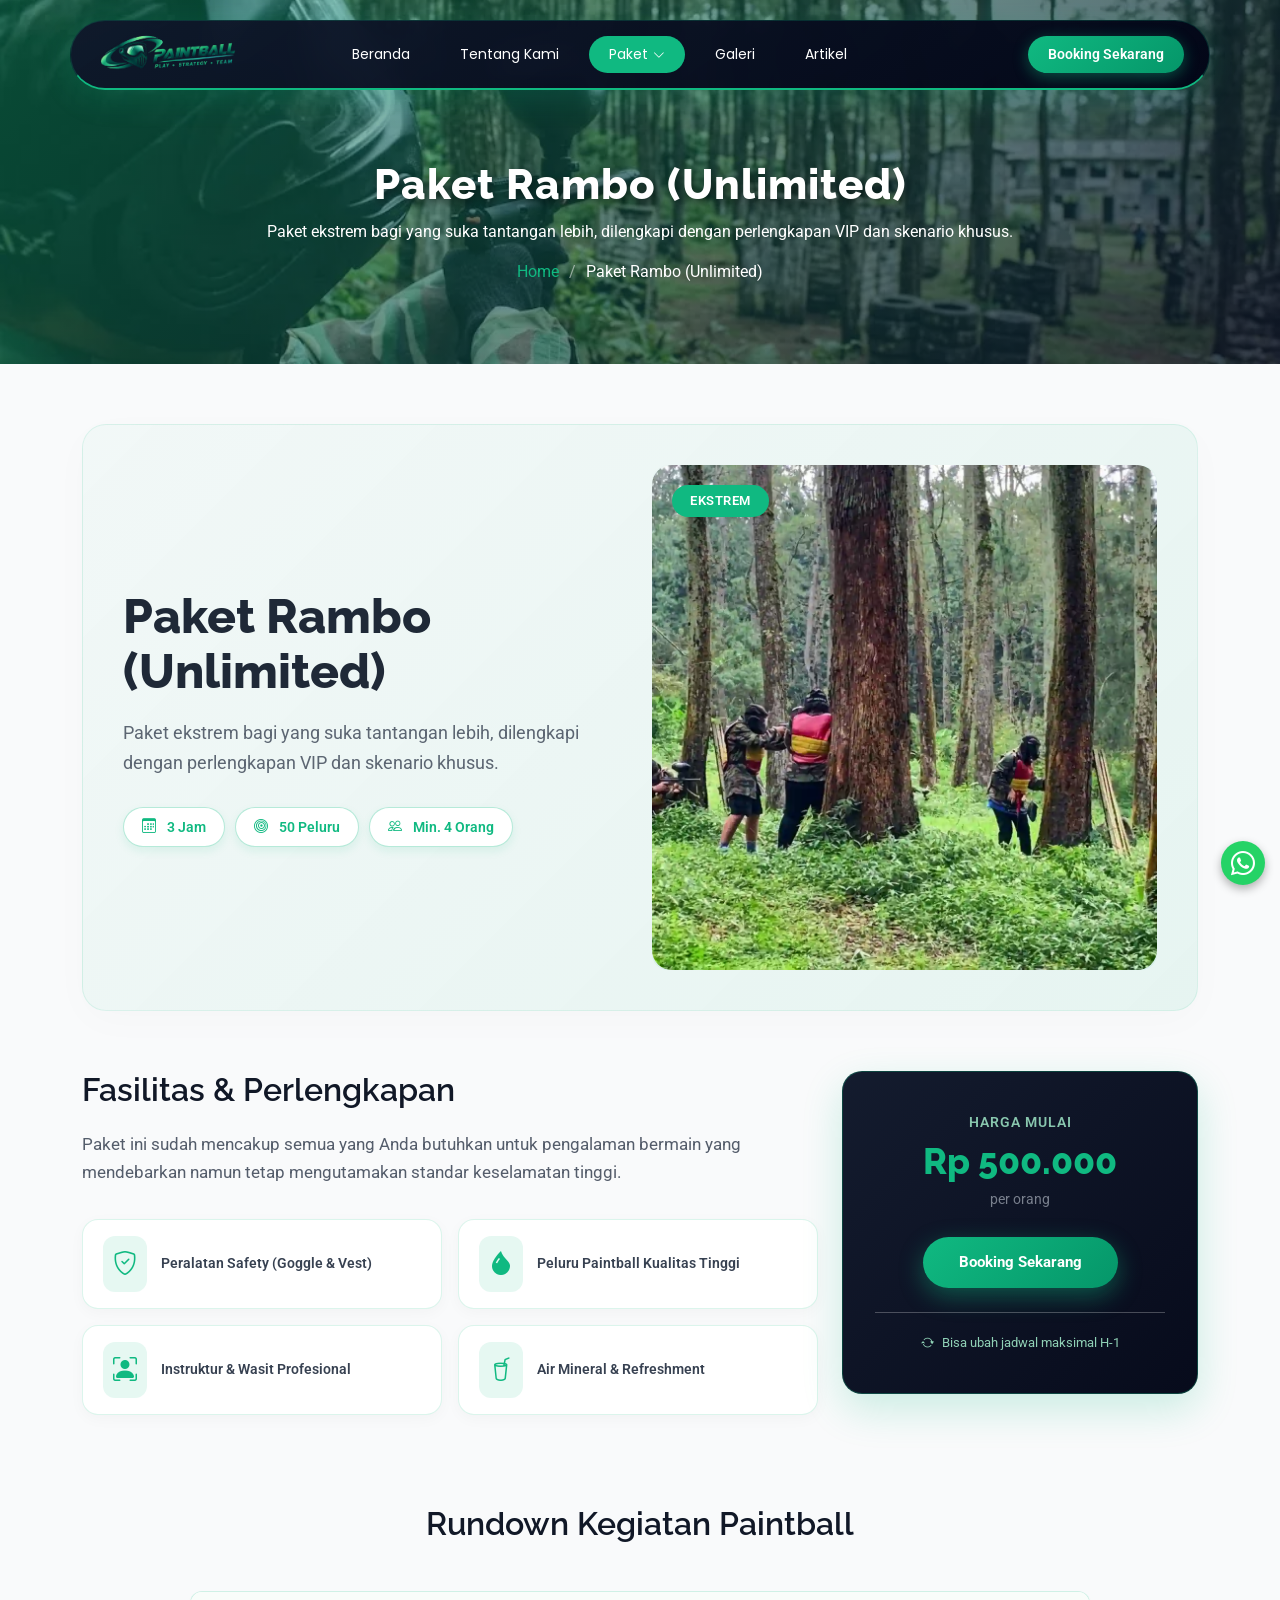
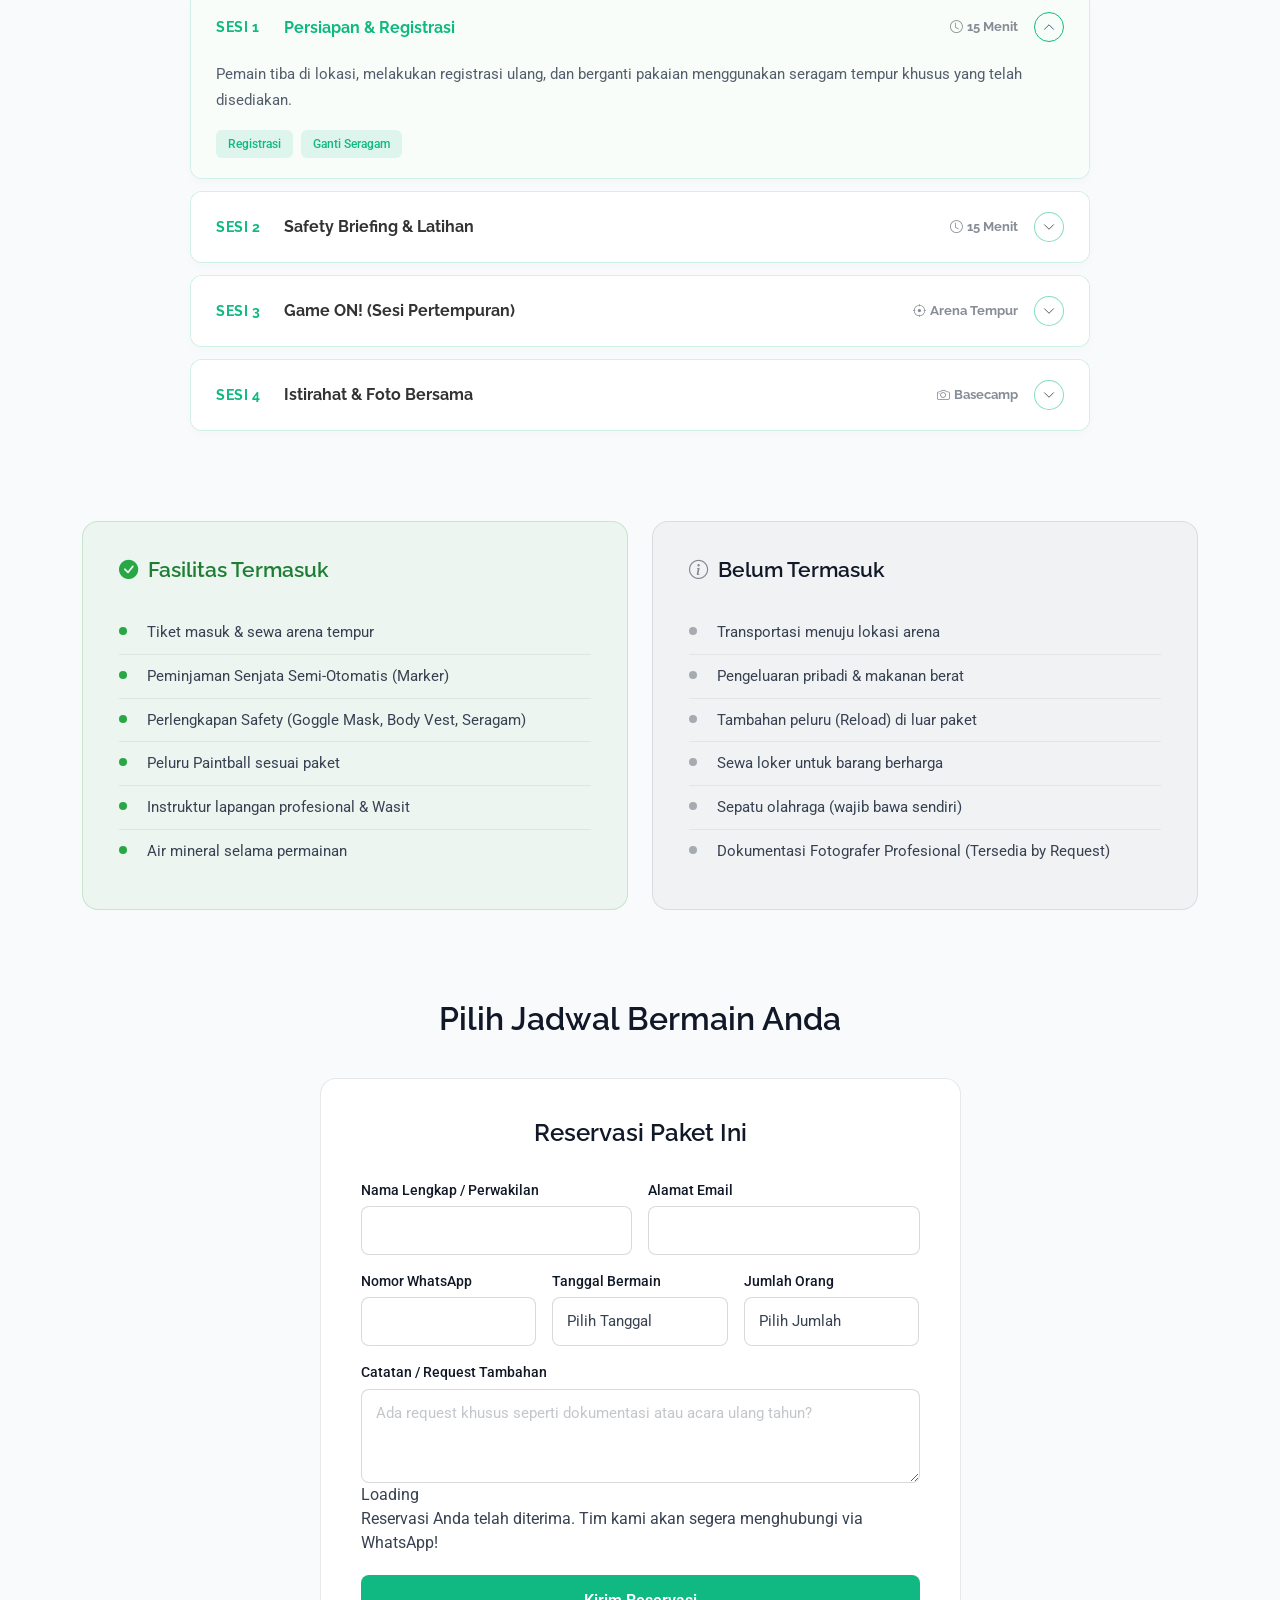
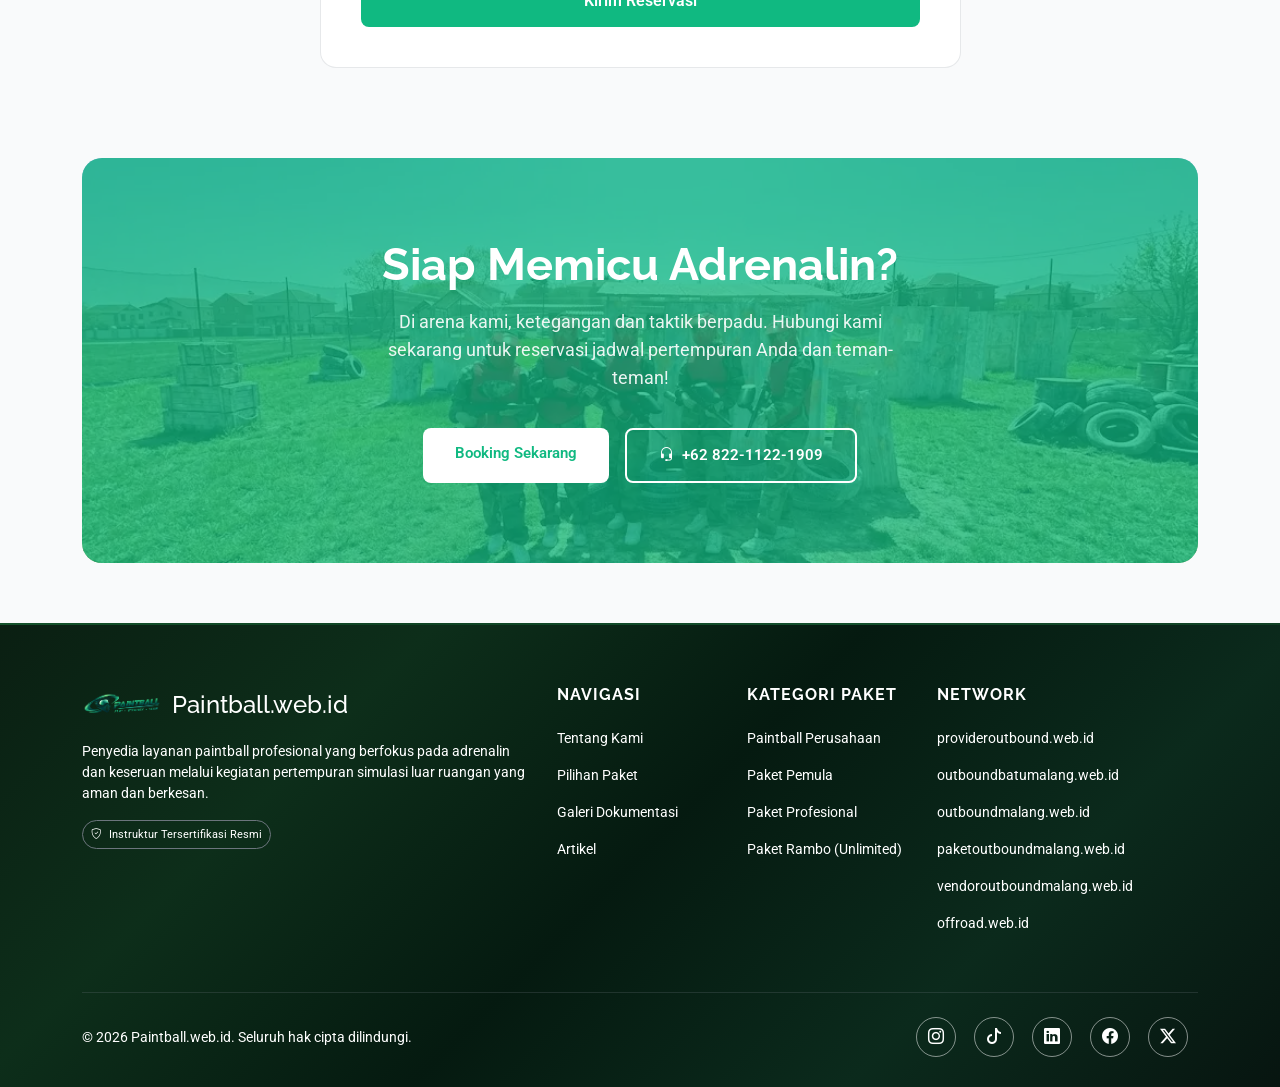
<file: paket-rambo.html>
<!DOCTYPE html>
<html lang="id">

<head>

  <meta charset="utf-8">
  <meta content="width=device-width, initial-scale=1.0" name="viewport">
  <title>Paket Rambo (Unlimited) Paintball</title>
  <meta name="description" content="Rasakan sensasi tanpa batas dengan Paket Rambo. Dapatkan peluru unlimited dan main sepuasnya tanpa ragu. Cocok untuk pecinta adrenalin sejati.">
  <meta name="keywords"
    content="paintball, paintball Batu Malang, paket paintball murah, arena paintball, sewa perlengkapan paintball, paintball indonesia, booking paintball">

  <!-- AEO & GEO Tags -->
  <meta name="publisher" content="Paintball Web ID">
  <meta name="author" content="Tim Paintball Web ID">
  <meta name="robots" content="index, follow, max-image-preview:large, max-snippet:-1, max-video-preview:-1">

  <!-- OpenGraph -->
  <meta property="og:title" content="Paket Rambo (Unlimited) Paintball">
  <meta property="og:description" content="Rasakan sensasi tanpa batas dengan Paket Rambo. Dapatkan peluru unlimited dan main sepuasnya tanpa ragu. Cocok untuk pecinta adrenalin sejati.">
  <meta property="og:url" content="https://paintball.web.id/paket-rambo">
  <meta property="og:type" content="product">
  <meta property="og:image" content="https://paintball.web.id/assets/img/logo.png">
  <meta property="og:site_name" content="Paintball.web.id">

  <!-- Twitter Card -->
  <meta name="twitter:card" content="summary_large_image">
  <meta name="twitter:title" content="Paket Rambo (Unlimited) Paintball">
  <meta name="twitter:description" content="Rasakan sensasi tanpa batas dengan Paket Rambo. Dapatkan peluru unlimited dan main sepuasnya tanpa ragu. Cocok untuk pecinta adrenalin sejati.">
  <meta name="twitter:image" content="https://paintball.web.id/assets/img/logo.png">

  <!-- Canonical -->
  <link rel="canonical" href="https://paintball.web.id/paket-rambo">

  <!-- Favicons -->
  <link href="assets/img/favicon.png" rel="icon">
  <link href="assets/img/apple-touch-icon.png" rel="apple-touch-icon">

  <!-- Performance Optimization (Pagespeed) -->
  <link rel="preconnect" href="https://fonts.googleapis.com">
  <link rel="preconnect" href="https://fonts.gstatic.com" crossorigin>
  <link rel="dns-prefetch" href="https://fonts.googleapis.com">

  <!-- Fonts -->
  <link
    href="https://fonts.googleapis.com/css2?family=Roboto:ital,wght@0,100;0,300;0,400;0,500;0,700;0,900;1,100;1,300;1,400;1,500;1,700;1,900&family=Poppins:ital,wght@0,100;0,200;0,300;0,400;0,500;0,600;0,700;0,800;0,900;1,100;1,200;1,300;1,400;1,500;1,600;1,700;1,800;1,900&family=Raleway:ital,wght@0,100;0,200;0,300;0,400;0,500;0,600;0,700;0,800;0,900;1,100;1,200;1,300;1,400;1,500;1,600;1,700;1,800;1,900&display=swap"
    rel="stylesheet">

  <!-- Vendor CSS Files -->
  <link href="assets/vendor/bootstrap/css/bootstrap.min.css" rel="stylesheet">
  <link href="assets/vendor/bootstrap-icons/bootstrap-icons.css" rel="stylesheet">
  <link href="assets/vendor/aos/aos.css" rel="stylesheet">
  <link href="assets/vendor/swiper/swiper-bundle.min.css" rel="stylesheet">
  <link href="assets/vendor/glightbox/css/glightbox.min.css" rel="stylesheet">

  <!-- Main CSS File -->
  <link href="assets/css/main.css" rel="stylesheet">

  <!-- Schema.org JSON-LD -->
  <script type="application/ld+json">
{
  "@context": "https://schema.org",
  "@graph": [
    {
      "@type": "SportsActivityLocation",
      "@id": "https://paintball.web.id/#sportsactivitylocation",
      "name": "Paintball Web ID",
      "description": "Arena bermain paintball terbaik dan terlengkap di Batu Malang dengan paket murah meriah.",
      "url": "https://paintball.web.id",
      "telephone": "+6281234567890",
      "address": {
        "@type": "PostalAddress",
        "streetAddress": "Jl. Arena Paintball No. 1",
        "addressLocality": "Batu Malang",
        "addressRegion": "DKI Batu Malang",
        "postalCode": "10000",
        "addressCountry": "ID"
      },
      "image": "https://paintball.web.id/assets/img/logo.png"
    },
    {
      "@type": "WebSite",
      "@id": "https://paintball.web.id/#website",
      "url": "https://paintball.web.id",
      "name": "Paintball Web ID",
      "publisher": {
        "@id": "https://paintball.web.id/#sportsactivitylocation"
      }
    },
    {
      "@type": "Product",
      "name": "Paket Rambo (Unlimited) - Paintball.web.id",
      "description": "",
      "url": "https://paintball.web.id/paket-rambo",
      "offers": {
        "@type": "Offer",
        "priceCurrency": "IDR",
        "price": "100000",
        "availability": "https://schema.org/InStock"
      }
    }
  ]
}
  </script>

  <link rel="preload" as="image" href="assets/img/homepage/aksi-pemain-paintball-di-hutan-pinus.webp" fetchpriority="high">
</head>

<body class="tour-details-page">

  <header id="header" class="header d-flex align-items-center fixed-top">
    <div
      class="header-container container-fluid container-xl position-relative d-flex align-items-center justify-content-between">

      <a href="/" class="logo d-flex align-items-center me-auto me-xl-0">
        <img src="assets/img/logo.png" alt="Logo Paintball">
      </a>

      <nav id="navmenu" class="navmenu">
        <ul>
          <li><a href="/">Beranda</a></li>
          <li><a href="about">Tentang Kami</a></li>
          <li class="dropdown"><a href="tours" class="active"><span>Paket</span> <i
                class="bi bi-chevron-down toggle-dropdown"></i></a>
            <ul>
              <li><a href="paket-pemula">Paket Pemula (Rookie)</a></li>
              <li><a href="paket-pro">Paket Profesional (Pro)</a></li>
              <li><a href="paket-rambo">Paket Rambo (Unlimited)</a></li>
              <li><a href="paket-perusahaan">Paket Perusahaan (20 Orang)</a></li>
            </ul>
          </li>
          <li><a href="gallery">Galeri</a></li>
          <li><a href="artikel">Artikel</a></li>
        </ul>
        <i class="mobile-nav-toggle d-xl-none bi bi-list" role="button" aria-label="Toggle navigation"></i>
      </nav>

      <a class="btn-getstarted" href="https://wa.me/6282211221909" target="_blank">Booking Sekarang</a>

    </div>
  </header>

  <main class="main">

    <!-- Page Title -->
    <div class="page-title dark-background" data-aos="fade"
      style="background-image: url(assets/img/homepage/aksi-pemain-paintball-di-hutan-pinus.webp);">
      <div class="container position-relative">
        <h1>Paket Rambo (Unlimited)</h1>
        <p>Paket ekstrem bagi yang suka tantangan lebih, dilengkapi dengan perlengkapan VIP dan skenario khusus.</p>
        <nav class="breadcrumbs">
          <ol>
            <li><a href="/">Home</a></li>
            <li class="current">Paket Rambo (Unlimited)</li>
          </ol>
        </nav>
      </div>
    </div><!-- End Page Title -->

    <!-- Travel Tour Details Section -->
    <section id="travel-tour-details" class="travel-tour-details section">

      <div class="container" data-aos="fade-up" data-aos-delay="100">

        <!-- Hero Split Layout -->
        <div class="hero-split" data-aos="fade-up" data-aos-delay="100">
          <div class="row align-items-center">
            <div class="col-lg-6 order-lg-2" data-aos="fade-left" data-aos-delay="200">
              <div class="hero-visual">
                <img loading="lazy" decoding="async" src="assets/img/paket/pemain-paintball-beraksi.webp" alt="Scenic Coastal Journey"
                  class="img-fluid">
                <div class="badge-overlay">
                  <span class="tour-badge">Ekstrem</span>
                </div>
              </div>
            </div>
            <div class="col-lg-6 order-lg-1" data-aos="fade-right" data-aos-delay="200">
              <div class="hero-info">
                <h1>Paket Rambo (Unlimited)</h1>
                <p>Paket ekstrem bagi yang suka tantangan lebih, dilengkapi dengan perlengkapan VIP dan skenario khusus.
                </p>
                <div class="meta-chips">
                  <span class="chip"><i class="bi bi-calendar3"></i> 3 Jam</span>
                  <span class="chip"><i class="bi bi-bullseye"></i> 50 Peluru</span>
                  <span class="chip"><i class="bi bi-people"></i> Min. 4 Orang</span>
                </div>
              </div>
            </div>
          </div>
        </div>

        <!-- Overview & Pricing -->
        <div class="overview-block" data-aos="fade-up" data-aos-delay="200">
          <div class="row">
            <div class="col-lg-8">
              <div class="overview-text">
                <h2>Fasilitas & Perlengkapan</h2>
                <p>Paket ini sudah mencakup semua yang Anda butuhkan untuk pengalaman bermain yang mendebarkan namun
                  tetap mengutamakan standar keselamatan tinggi.</p>
                <div class="row g-3 feature-boxes">
                  <div class="col-sm-6">
                    <div class="feature-box">
                      <i class="bi bi-shield-check"></i><span>Peralatan Safety (Goggle & Vest)</span>
                    </div>
                  </div>
                  <div class="col-sm-6">
                    <div class="feature-box">
                      <i class="bi bi-droplet-fill"></i><span>Peluru Paintball Kualitas Tinggi</span>
                    </div>
                  </div>
                  <div class="col-sm-6">
                    <div class="feature-box">
                      <i class="bi bi-person-bounding-box"></i><span>Instruktur & Wasit Profesional</span>
                    </div>
                  </div>
                  <div class="col-sm-6">
                    <div class="feature-box">
                      <i class="bi bi-cup-straw"></i><span>Air Mineral & Refreshment</span>
                    </div>
                  </div>
                </div>
              </div>
            </div>
            <div class="col-lg-4">
              <div class="price-panel">
                <span class="price-tag">Harga Mulai</span>
                <div class="price-value">Rp 500.000</div>
                <p class="price-note">per orang</p>
                <a href="https://wa.me/6282211221909" class="btn-book" target="_blank">Booking Sekarang</a>
                <div class="trust-line">
                  <i class="bi bi-arrow-repeat"></i>
                  <span>Bisa ubah jadwal maksimal H-1</span>
                </div>
              </div>
            </div>
          </div>
        </div>

        <!-- Itinerary Accordion -->
        <div class="itinerary-block" data-aos="fade-up" data-aos-delay="200">
          <h2>Rundown Kegiatan Paintball</h2>
          <div class="accordion" id="travel-tour-details-itinerary">

            <div class="accordion-item">
              <h2 class="accordion-header">
                <button class="accordion-button" type="button" data-bs-toggle="collapse"
                  data-bs-target="#travel-tour-details-day-1" aria-expanded="true">
                  <span class="day-num">Sesi 1</span>
                  <span class="day-title">Persiapan & Registrasi</span>
                  <span class="day-location"><i class="bi bi-clock"></i> 15 Menit</span>
                </button>
              </h2>
              <div id="travel-tour-details-day-1" class="accordion-collapse collapse show"
                data-bs-parent="#travel-tour-details-itinerary">
                <div class="accordion-body">
                  <p>Pemain tiba di lokasi, melakukan registrasi ulang, dan berganti pakaian menggunakan seragam tempur
                    khusus yang telah disediakan.</p>
                  <div class="day-tags">
                    <span>Registrasi</span>
                    <span>Ganti Seragam</span>
                  </div>
                </div>
              </div>
            </div><!-- End Accordion Item -->

            <div class="accordion-item">
              <h2 class="accordion-header">
                <button class="accordion-button collapsed" type="button" data-bs-toggle="collapse"
                  data-bs-target="#travel-tour-details-day-2" aria-expanded="false">
                  <span class="day-num">Sesi 2</span>
                  <span class="day-title">Safety Briefing & Latihan</span>
                  <span class="day-location"><i class="bi bi-clock"></i> 15 Menit</span>
                </button>
              </h2>
              <div id="travel-tour-details-day-2" class="accordion-collapse collapse"
                data-bs-parent="#travel-tour-details-itinerary">
                <div class="accordion-body">
                  <p>Instruktur profesional akan memberikan penjelasan lengkap mengenai aturan permainan, cara aman
                    menggunakan senjata (marker), serta strategi dasar di medan tempur.</p>
                  <div class="day-tags">
                    <span>Aturan Main</span>
                    <span>Cara Menembak</span>
                  </div>
                </div>
              </div>
            </div><!-- End Accordion Item -->

            <div class="accordion-item">
              <h2 class="accordion-header">
                <button class="accordion-button collapsed" type="button" data-bs-toggle="collapse"
                  data-bs-target="#travel-tour-details-day-3" aria-expanded="false">
                  <span class="day-num">Sesi 3</span>
                  <span class="day-title">Game ON! (Sesi Pertempuran)</span>
                  <span class="day-location"><i class="bi bi-crosshair"></i> Arena Tempur</span>
                </button>
              </h2>
              <div id="travel-tour-details-day-3" class="accordion-collapse collapse"
                data-bs-parent="#travel-tour-details-itinerary">
                <div class="accordion-body">
                  <p>Waktunya beraksi! Anda akan membagi tim dan menjalankan skenario permainan seperti Capture the Flag
                    atau Team Deathmatch dengan pengawasan penuh dari wasit lapangan.</p>
                  <div class="day-tags">
                    <span>Skenario Permainan</span>
                    <span>Adrenalin Tinggi</span>
                  </div>
                </div>
              </div>
            </div><!-- End Accordion Item -->

            <div class="accordion-item">
              <h2 class="accordion-header">
                <button class="accordion-button collapsed" type="button" data-bs-toggle="collapse"
                  data-bs-target="#travel-tour-details-day-4" aria-expanded="false">
                  <span class="day-num">Sesi 4</span>
                  <span class="day-title">Istirahat & Foto Bersama</span>
                  <span class="day-location"><i class="bi bi-camera"></i> Basecamp</span>
                </button>
              </h2>
              <div id="travel-tour-details-day-4" class="accordion-collapse collapse"
                data-bs-parent="#travel-tour-details-itinerary">
                <div class="accordion-body">
                  <p>Setelah permainan selesai, pemain kembali ke basecamp untuk melepas lelah, menikmati refreshment,
                    dan berfoto bersama tim dengan perlengkapan lengkap.</p>
                  <div class="day-tags">
                    <span>Refreshment</span>
                    <span>Dokumentasi</span>
                  </div>
                </div>
              </div>
            </div><!-- End Accordion Item -->



          </div>
        </div>

        <!-- Inclusions Grid -->
        <div class="inclusions-grid" data-aos="fade-up" data-aos-delay="200">
          <div class="row g-4">
            <div class="col-lg-6" data-aos="fade-right" data-aos-delay="300">
              <div class="inc-card included">
                <h3><i class="bi bi-check-circle-fill"></i> Fasilitas Termasuk</h3>
                <ul>
                  <li>Tiket masuk & sewa arena tempur</li>
                  <li>Peminjaman Senjata Semi-Otomatis (Marker)</li>
                  <li>Perlengkapan Safety (Goggle Mask, Body Vest, Seragam)</li>
                  <li>Peluru Paintball sesuai paket</li>
                  <li>Instruktur lapangan profesional & Wasit</li>
                  <li>Air mineral selama permainan</li>
                </ul>
              </div>
            </div>
            <div class="col-lg-6" data-aos="fade-left" data-aos-delay="300">
              <div class="inc-card excluded">
                <h3><i class="bi bi-info-circle"></i> Belum Termasuk</h3>
                <ul>
                  <li>Transportasi menuju lokasi arena</li>
                  <li>Pengeluaran pribadi & makanan berat</li>
                  <li>Tambahan peluru (Reload) di luar paket</li>
                  <li>Sewa loker untuk barang berharga</li>
                  <li>Sepatu olahraga (wajib bawa sendiri)</li>
                  <li>Dokumentasi Fotografer Profesional (Tersedia by Request)</li>
                </ul>
              </div>
            </div>
          </div>
        </div>

        <!-- Departure Dates & Booking -->
        <div class="booking-block" id="booking" data-aos="fade-up" data-aos-delay="200">
          <h2>Pilih Jadwal Bermain Anda</h2>

          <div class="row justify-content-center" data-aos="fade-up" data-aos-delay="300">
            <div class="col-lg-7">
              <div class="inquiry-form-wrap">
                <h3>Reservasi Paket Ini</h3>
                <form onsubmit="sendToWhatsApp(event, 'Paket Rambo (Unlimited)')" class="whatsapp-form">
                  <div class="row g-3">
                    <div class="col-md-6">
                      <label for="traveler-name">Nama Lengkap / Perwakilan</label>
                      <input aria-label="Name" type="text" name="name" id="traveler-name" class="form-control" required=""
                        autocomplete="name">
                    </div>
                    <div class="col-md-6">
                      <label for="traveler-email">Alamat Email</label>
                      <input aria-label="Email" type="email" name="email" id="traveler-email" class="form-control" required=""
                        autocomplete="email">
                    </div>
                    <div class="col-md-4">
                      <label for="traveler-phone">Nomor WhatsApp</label>
                      <input aria-label="Phone" type="tel" name="phone" id="traveler-phone" class="form-control" autocomplete="tel">
                    </div>
                    <div class="col-md-4">
                      <label for="travel-date">Tanggal Bermain</label>
                      <select name="departure_date" id="travel-date" class="form-control" required="">
                        <option value="">Pilih Tanggal</option>
                        <option value="Weekend (Pagi)">Akhir Pekan (Sesi Pagi)</option>
                        <option value="Weekend (Siang)">Akhir Pekan (Sesi Siang)</option>
                        <option value="Weekday (Pagi)">Hari Kerja (Sesi Pagi)</option>
                        <option value="Weekday (Siang)">Hari Kerja (Sesi Siang)</option>
                        <option value="Lainnya">Hubungi Admin untuk Request Khusus</option>
                      </select>
                    </div>
                    <div class="col-md-4">
                      <label for="num-travelers">Jumlah Orang</label>
                      <select name="travelers" id="num-travelers" class="form-control" required="">
                        <option value="">Pilih Jumlah</option>
                        <option value="4-10">4 - 10 Orang</option>
                        <option value="11-20">11 - 20 Orang</option>
                        <option value="21-50">21 - 50 Orang</option>
                        <option value="50+">Lebih dari 50 Orang</option>
                      </select>
                    </div>
                    <div class="col-12">
                      <label for="travel-notes">Catatan / Request Tambahan</label>
                      <textarea aria-label="Ada request khusus seperti dokumentasi atau acara ulang tahun?" name="message" id="travel-notes" rows="3" class="form-control"
                        placeholder="Ada request khusus seperti dokumentasi atau acara ulang tahun?"></textarea>
                    </div>
                  </div>

                  <div class="loading">Loading</div>
                  <div class="error-message"></div>
                  <div class="sent-message">Reservasi Anda telah diterima. Tim kami akan segera menghubungi via
                    WhatsApp!</div>

                  <button type="submit" class="btn-send">Kirim Reservasi</button>
                </form>
                <script>
                  function sendToWhatsApp(event, paketName) {
                    event.preventDefault(); // Prevent page reload

                    var form = event.target;
                    var name = form.querySelector('[name="name"]').value;
                    var email = form.querySelector('[name="email"]').value;
                    var phone = form.querySelector('[name="phone"]').value;
                    var date = form.querySelector('[name="departure_date"]').value;
                    var travelers = form.querySelector('[name="travelers"]').value;
                    var notes = form.querySelector('[name="message"]').value;

                    var text = "Halo Paintball.web.id, saya ingin reservasi " + paketName + ":\n\n";
                    text += "*Nama:* " + name + "\n";
                    text += "*Email:* " + email + "\n";
                    text += "*No. WhatsApp:* " + phone + "\n";
                    text += "*Tanggal Bermain:* " + date + "\n";
                    text += "*Jumlah Orang:* " + travelers + "\n";
                    if (notes) {
                      text += "*Catatan Khusus:* " + notes + "\n";
                    }

                    var whatsappNum = "6282211221909";
                    var url = "https://wa.me/" + whatsappNum + "?text=" + encodeURIComponent(text);

                    window.open(url, '_blank');
                  }
                </script>
              </div>
            </div>
          </div>
        </div>

        <!-- Bottom CTA -->
        <div class="bottom-cta" data-aos="zoom-in" data-aos-delay="200">
          <div class="cta-inner">
            <img src="assets/img/paket/pasukan-paintball-siap-beraksi.webp" alt="" class="cta-bg-img" loading="lazy">
            <div class="cta-overlay">
              <h2>Siap Memicu Adrenalin?</h2>
              <p>Di arena kami, ketegangan dan taktik berpadu. Hubungi kami sekarang untuk reservasi jadwal pertempuran
                Anda dan teman-teman!</p>
              <div class="cta-buttons">
                <a href="https://wa.me/6282211221909" class="btn-cta-primary" target="_blank">Booking Sekarang</a>
                <a href="https://wa.me/6282211221909" target="_blank" class="btn-cta-secondary">
                  <i class="bi bi-headset"></i>
                  +62 822-1122-1909
                </a>
              </div>
            </div>
          </div>
        </div>

      </div>

    </section><!-- /Travel Tour Details Section -->

  </main>

  <footer id="footer" class="footer dark-background"
    style="background: linear-gradient(135deg, #0a1f12 0%, #0d2e1a 25%, #051a10 50%, #0b2a1c 75%, #071510 100%); padding-top: 60px; padding-bottom: 30px; border-top: 2px solid rgba(46,192,96,0.25);">
    <div class="container">
      <div class="row gy-4">

        <div class="col-lg-5 col-md-12 footer-about">
          <a href="/" class="logo d-flex align-items-center mb-3 text-decoration-none">
            <img src="assets/img/logo.png" alt="Logo Paintball" style="max-height: 40px; margin-right: 10px;">
            <h2 class="sitename text-white m-0" style="font-size: 24px;">Paintball.web.id</h2>
          </a>
          <p class="text-white">Penyedia layanan paintball profesional yang berfokus pada adrenalin dan keseruan
            melalui kegiatan pertempuran simulasi luar ruangan yang aman dan berkesan.</p>
          <div class="mt-3">
            <span class="badge border border-secondary text-white p-2 rounded-pill fw-normal"><i
                class="bi bi-shield-check me-1"></i> Instruktur Tersertifikasi Resmi</span>
          </div>
        </div>

        <div class="col-lg-2 col-6 footer-links">
          <h3 class="text-white mb-4" style="font-size: 16px; font-weight: bold; letter-spacing: 1px;">NAVIGASI</h3>
          <ul class="list-unstyled">
            <li class="mb-3"><a href="about" class="text-white text-decoration-none">Tentang Kami</a></li>
            <li class="mb-3"><a href="tours" class="text-white text-decoration-none">Pilihan Paket</a></li>
            <li class="mb-3"><a href="gallery" class="text-white text-decoration-none">Galeri Dokumentasi</a>
            </li>
            <li class="mb-3"><a href="artikel" class="text-white text-decoration-none">Artikel</a></li>
          </ul>
        </div>

        <div class="col-lg-2 col-6 footer-links">
          <h3 class="text-white mb-4" style="font-size:16px;font-weight:bold;letter-spacing:1px;">KATEGORI PAKET</h3>
          <ul class="list-unstyled">
            <li class="mb-3"><a href="paket-perusahaan" class="text-white text-decoration-none">Paintball
                Perusahaan</a></li>
            <li class="mb-3"><a href="paket-pemula" class="text-white text-decoration-none">Paket Pemula</a>
            </li>
            <li class="mb-3"><a href="paket-pro" class="text-white text-decoration-none">Paket Profesional</a>
            </li>
            <li class="mb-3"><a href="paket-rambo" class="text-white text-decoration-none">Paket Rambo
                (Unlimited)</a></li>
          </ul>
        </div>

        <div class="col-lg-3 col-6 footer-links">
          <h3 class="text-white mb-4" style="font-size:16px;font-weight:bold;letter-spacing:1px;">NETWORK</h3>
          <ul class="list-unstyled footer-network-list">
            <li class="mb-3"><a href="https://provideroutbound.web.id" target="_blank" class="text-white text-decoration-none">provideroutbound.web.id</a></li>
            <li class="mb-3"><a href="https://outboundbatumalang.web.id" target="_blank" class="text-white text-decoration-none">outboundbatumalang.web.id</a></li>
            <li class="mb-3"><a href="https://outboundmalang.web.id" target="_blank" class="text-white text-decoration-none">outboundmalang.web.id</a></li>
            <li class="mb-3"><a href="https://paketoutboundmalang.web.id" target="_blank" class="text-white text-decoration-none">paketoutboundmalang.web.id</a></li>
            <li class="mb-3"><a href="https://vendoroutboundmalang.web.id" target="_blank" class="text-white text-decoration-none">vendoroutboundmalang.web.id</a></li>
            <li class="mb-3"><a href="https://offroad.web.id" target="_blank" class="text-white text-decoration-none">offroad.web.id</a></li>
            <li class="mb-3"><a href="https://rafting.web.id" target="_blank" class="text-white text-decoration-none">rafting.web.id</a></li>
            <li class="mb-3"><a href="https://outboundpantai.web.id" target="_blank" class="text-white text-decoration-none">outboundpantai.web.id</a></li>
            <li class="mb-3"><a href="https://paintballbatumalang.web.id" target="_blank" class="text-white text-decoration-none">paintballbatumalang.web.id</a></li>
            <li class="mb-3"><a href="https://cobanrondo.web.id" target="_blank" class="text-white text-decoration-none">cobanrondo.web.id</a></li>
            <li class="mb-3"><a href="https://malangtraveler.web.id" target="_blank" class="text-white text-decoration-none">malangtraveler.web.id</a></li>
            <li class="mb-3"><a href="https://outboundkediri.web.id" target="_blank" class="text-white text-decoration-none">outboundkediri.web.id</a></li>
            <li class="mb-3"><a href="https://pantaimalangselatan.web.id" target="_blank" class="text-white text-decoration-none">pantaimalangselatan.web.id</a></li>
            <li class="mb-3"><a href="https://jasaoutboundmalang.web.id" target="_blank" class="text-white text-decoration-none">jasaoutboundmalang.web.id</a></li>
            <li class="mb-3"><a href="https://outboundindonesia.web.id" target="_blank" class="text-white text-decoration-none">outboundindonesia.web.id</a></li>
            <li class="mb-3"><a href="https://indonesiaoutbound.web.id" target="_blank" class="text-white text-decoration-none">indonesiaoutbound.web.id</a></li>
            <li class="mb-3"><a href="https://gemilangkatunoutbound.web.id" target="_blank" class="text-white text-decoration-none">gemilangkatunoutbound.web.id</a></li>
            <li class="mb-3"><a href="https://outboundjatim.web.id" target="_blank" class="text-white text-decoration-none">outboundjatim.web.id</a></li>
          </ul>
        </div>
      </div>

      <hr class="border-secondary mt-5 mb-4">

      <div class="row align-items-center">
        <div class="col-md-6 text-center text-md-start">
          <p class="text-white mb-0" style="font-size: 14px;">© 2026 Paintball.web.id. Seluruh hak cipta dilindungi.
          </p>
        </div>
        <div class="col-md-6 text-center text-md-end">
          <div class="social-links d-inline-flex gap-2">
            <a aria-label="Instagram" href="https://instagram.com/" target="_blank"
              class="rounded-circle d-flex align-items-center justify-content-center text-white"
              style="width: 40px; height: 40px; border: 1px solid rgba(255,255,255,0.5); transition: all 0.3s; text-decoration: none;"
              onmouseenter="this.style.background='linear-gradient(45deg, #f09433, #e6683c, #dc2743, #cc2366, #bc1888)'; this.style.borderColor='transparent';"
              onmouseleave="this.style.background='transparent'; this.style.borderColor='rgba(255,255,255,0.5)';"><i
                class="bi bi-instagram"></i></a>

            <a href="https://tiktok.com/" target="_blank"
              class="rounded-circle d-flex align-items-center justify-content-center text-white"
              style="width: 40px; height: 40px; border: 1px solid rgba(255,255,255,0.5); transition: all 0.3s; text-decoration: none;"
              onmouseenter="this.style.background='#000000'; this.style.borderColor='#000000';"
              onmouseleave="this.style.background='transparent'; this.style.borderColor='rgba(255,255,255,0.5)';"><i
                class="bi bi-tiktok"></i></a>

            <a aria-label="LinkedIn" href="https://linkedin.com/" target="_blank"
              class="rounded-circle d-flex align-items-center justify-content-center text-white"
              style="width: 40px; height: 40px; border: 1px solid rgba(255,255,255,0.5); transition: all 0.3s; text-decoration: none;"
              onmouseenter="this.style.background='#0077b5'; this.style.borderColor='#0077b5';"
              onmouseleave="this.style.background='transparent'; this.style.borderColor='rgba(255,255,255,0.5)';"><i
                class="bi bi-linkedin"></i></a>

            <a aria-label="Facebook" href="https://facebook.com/" target="_blank"
              class="rounded-circle d-flex align-items-center justify-content-center text-white"
              style="width: 40px; height: 40px; border: 1px solid rgba(255,255,255,0.5); transition: all 0.3s; text-decoration: none;"
              onmouseenter="this.style.background='#1877f2'; this.style.borderColor='#1877f2';"
              onmouseleave="this.style.background='transparent'; this.style.borderColor='rgba(255,255,255,0.5)';"><i
                class="bi bi-facebook"></i></a>

            <a aria-label="Twitter" href="https://twitter.com/" target="_blank"
              class="rounded-circle d-flex align-items-center justify-content-center text-white"
              style="width: 40px; height: 40px; border: 1px solid rgba(255,255,255,0.5); transition: all 0.3s; text-decoration: none;"
              onmouseenter="this.style.background='#000000'; this.style.borderColor='#000000';"
              onmouseleave="this.style.background='transparent'; this.style.borderColor='rgba(255,255,255,0.5)';"><i
                class="bi bi-twitter-x"></i></a>
          </div>
        </div>
      </div>
    </div>
  </footer>

  <!-- Scroll Top -->
  <a href="#" id="scroll-top" class="scroll-top d-flex align-items-center justify-content-center" aria-label="Scroll to top"><i
      class="bi bi-arrow-up-short"></i></a>

  <!-- WhatsApp Float -->
  <a href="https://wa.me/6282211221909" target="_blank"
    class="whatsapp-float d-flex align-items-center justify-content-center"><i class="bi bi-whatsapp"></i></a>

  <!-- Preloader -->
  <div id="preloader"></div>

  <!-- Vendor JS Files -->
  <script src="assets/vendor/bootstrap/js/bootstrap.bundle.min.js"></script>
  <script src="assets/vendor/php-email-form/validate.js"></script>
  <script src="assets/vendor/aos/aos.js"></script>
  <script src="assets/vendor/swiper/swiper-bundle.min.js"></script>
  <script src="assets/vendor/purecounter/purecounter_vanilla.js"></script>
  <script src="assets/vendor/imagesloaded/imagesloaded.pkgd.min.js"></script>
  <script src="assets/vendor/isotope-layout/isotope.pkgd.min.js"></script>
  <script src="assets/vendor/glightbox/js/glightbox.min.js"></script>

  <!-- Main JS File -->
  <script src="assets/js/main.js"></script>

</body>

</html>
</file>
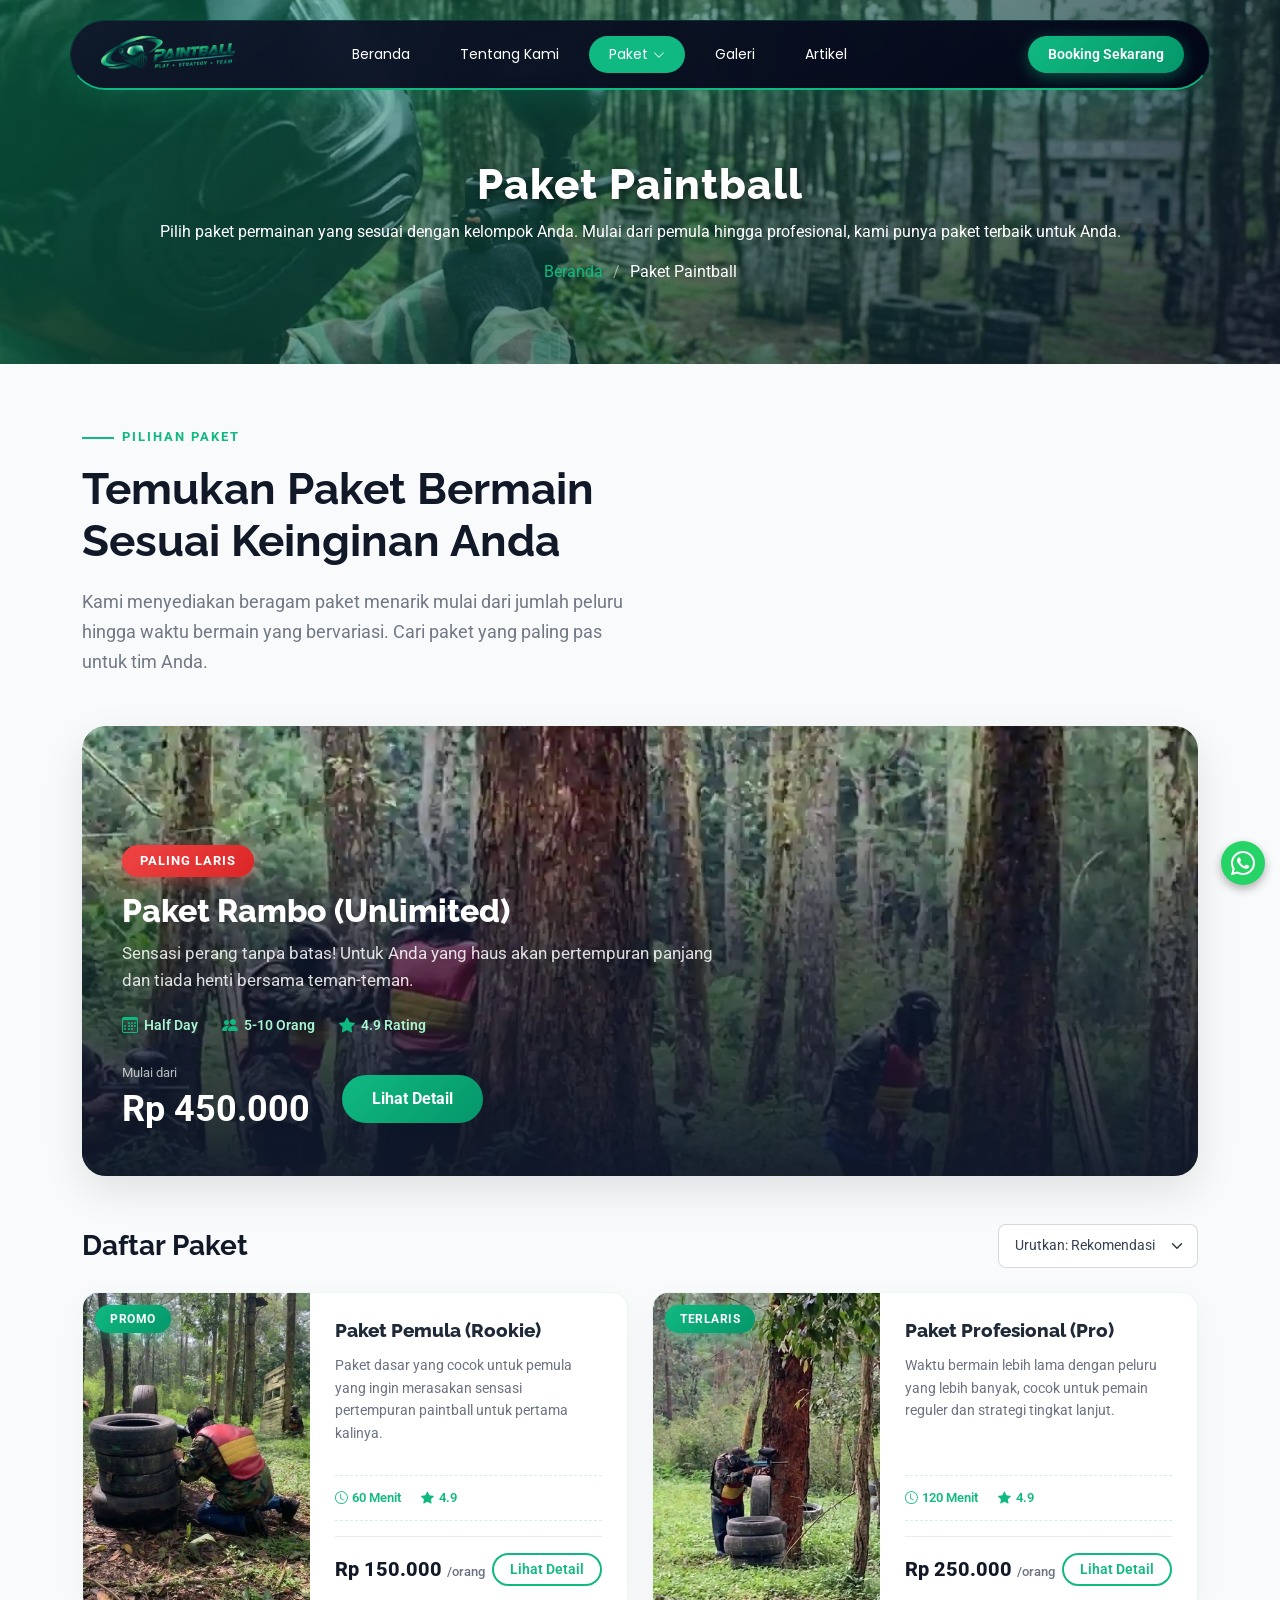
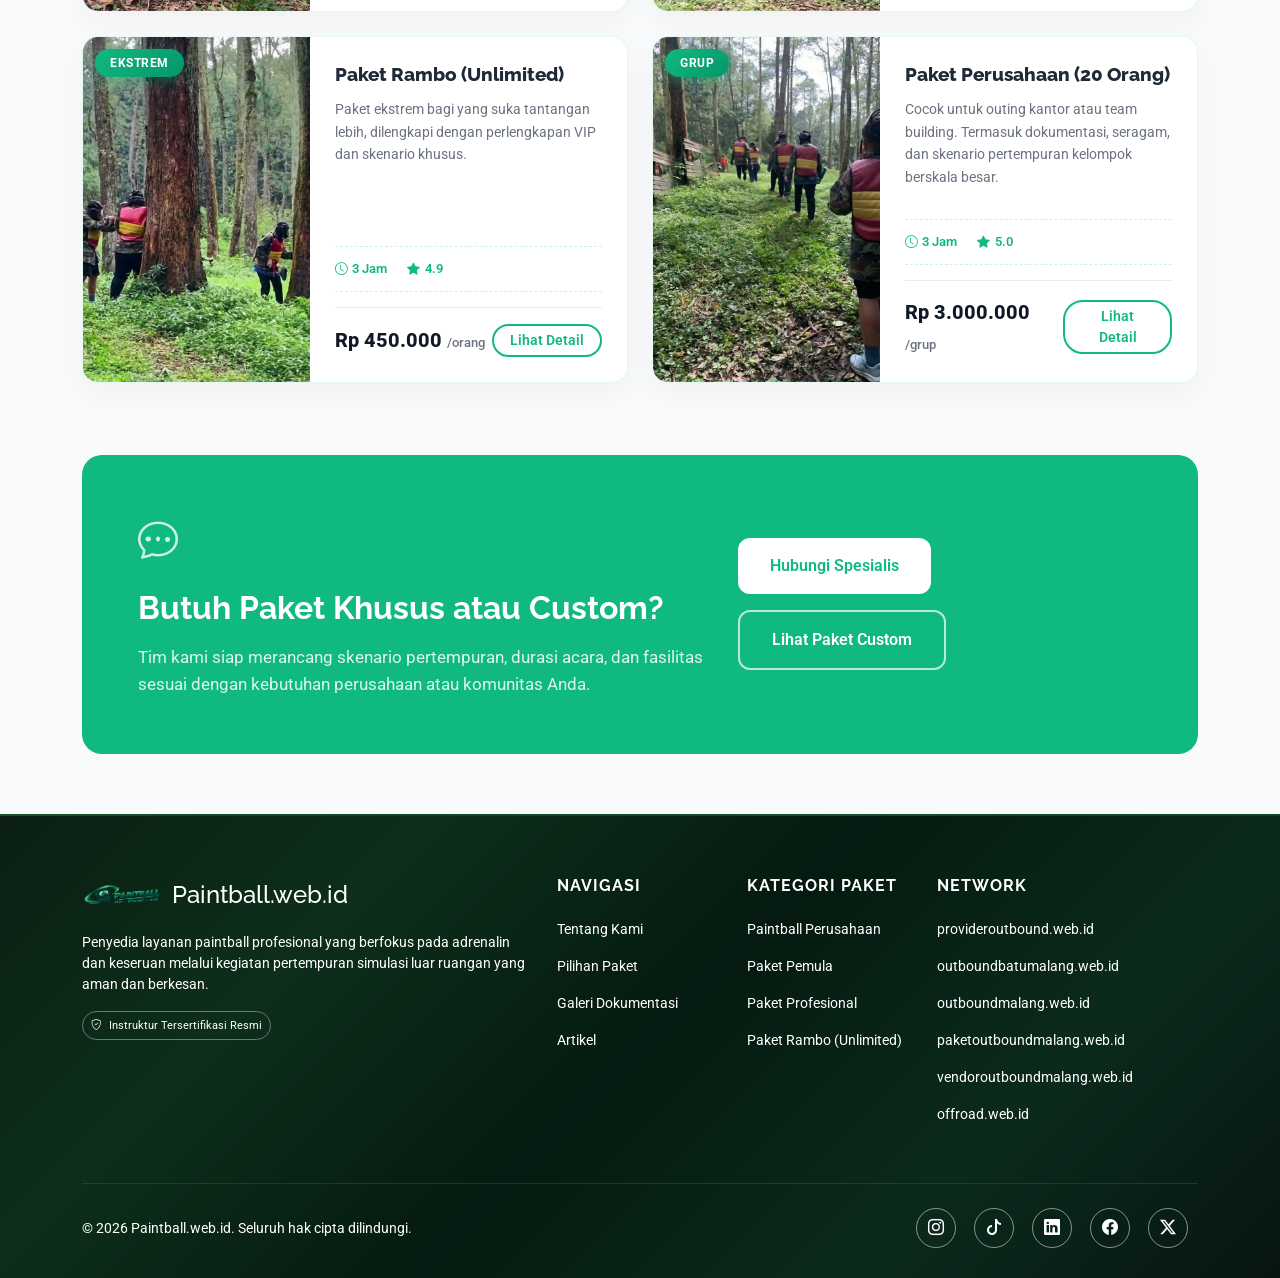
<file: tours.html>
<!DOCTYPE html>
<html lang="id">

<head>

  <meta charset="utf-8">
  <meta content="width=device-width, initial-scale=1.0" name="viewport">
  <title>Daftar Paket Paintball - Paintball.web.id</title>
  <meta name="description" content="Pilih paket paintball sesuai kebutuhan Anda: Paket Pemula, Paket Profesional, Paket Rambo (Unlimited), dan Paket Perusahaan untuk team building terbaik.">
  <meta name="keywords"
    content="paintball, paintball Batu Malang, paket paintball murah, arena paintball, sewa perlengkapan paintball, paintball indonesia, booking paintball">

  <!-- AEO & GEO Tags -->
  <meta name="publisher" content="Paintball Web ID">
  <meta name="author" content="Tim Paintball Web ID">
  <meta name="robots" content="index, follow, max-image-preview:large, max-snippet:-1, max-video-preview:-1">

  <!-- OpenGraph -->
  <meta property="og:title" content="Daftar Paket Paintball - Paintball.web.id">
  <meta property="og:description" content="Pilih paket paintball sesuai kebutuhan Anda: Paket Pemula, Paket Profesional, Paket Rambo (Unlimited), dan Paket Perusahaan untuk team building terbaik.">
  <meta property="og:url" content="https://paintball.web.id/tours">
  <meta property="og:type" content="product">
  <meta property="og:image" content="https://paintball.web.id/assets/img/logo.png">
  <meta property="og:site_name" content="Paintball.web.id">

  <!-- Twitter Card -->
  <meta name="twitter:card" content="summary_large_image">
  <meta name="twitter:title" content="Daftar Paket Paintball - Paintball.web.id">
  <meta name="twitter:description" content="Pilih paket paintball sesuai kebutuhan Anda: Paket Pemula, Paket Profesional, Paket Rambo (Unlimited), dan Paket Perusahaan untuk team building terbaik.">
  <meta name="twitter:image" content="https://paintball.web.id/assets/img/logo.png">

  <!-- Canonical -->
  <link rel="canonical" href="https://paintball.web.id/tours">

  <!-- Favicons -->
  <link href="assets/img/favicon.png" rel="icon">
  <link href="assets/img/apple-touch-icon.png" rel="apple-touch-icon">

  <!-- Performance Optimization (Pagespeed) -->
  <link rel="preconnect" href="https://fonts.googleapis.com">
  <link rel="preconnect" href="https://fonts.gstatic.com" crossorigin>
  <link rel="dns-prefetch" href="https://fonts.googleapis.com">

  <!-- Fonts -->
  <link
    href="https://fonts.googleapis.com/css2?family=Roboto:ital,wght@0,100;0,300;0,400;0,500;0,700;0,900;1,100;1,300;1,400;1,500;1,700;1,900&family=Poppins:ital,wght@0,100;0,200;0,300;0,400;0,500;0,600;0,700;0,800;0,900;1,100;1,200;1,300;1,400;1,500;1,600;1,700;1,800;1,900&family=Raleway:ital,wght@0,100;0,200;0,300;0,400;0,500;0,600;0,700;0,800;0,900;1,100;1,200;1,300;1,400;1,500;1,600;1,700;1,800;1,900&display=swap"
    rel="stylesheet">

  <!-- Vendor CSS Files -->
  <link href="assets/vendor/bootstrap/css/bootstrap.min.css" rel="stylesheet">
  <link href="assets/vendor/bootstrap-icons/bootstrap-icons.css" rel="stylesheet">
  <link href="assets/vendor/aos/aos.css" rel="stylesheet">
  <link href="assets/vendor/swiper/swiper-bundle.min.css" rel="stylesheet">
  <link href="assets/vendor/glightbox/css/glightbox.min.css" rel="stylesheet">

  <!-- Main CSS File -->
  <link href="assets/css/main.css" rel="stylesheet">

  <!-- Schema.org JSON-LD -->
  <script type="application/ld+json">
{
  "@context": "https://schema.org",
  "@graph": [
    {
      "@type": "SportsActivityLocation",
      "@id": "https://paintball.web.id/#sportsactivitylocation",
      "name": "Paintball Web ID",
      "description": "Arena bermain paintball terbaik dan terlengkap di Batu Malang dengan paket murah meriah.",
      "url": "https://paintball.web.id",
      "telephone": "+6281234567890",
      "address": {
        "@type": "PostalAddress",
        "streetAddress": "Jl. Arena Paintball No. 1",
        "addressLocality": "Batu Malang",
        "addressRegion": "DKI Batu Malang",
        "postalCode": "10000",
        "addressCountry": "ID"
      },
      "image": "https://paintball.web.id/assets/img/logo.png"
    },
    {
      "@type": "WebSite",
      "@id": "https://paintball.web.id/#website",
      "url": "https://paintball.web.id",
      "name": "Paintball Web ID",
      "publisher": {
        "@id": "https://paintball.web.id/#sportsactivitylocation"
      }
    },
    {
      "@type": "Product",
      "name": "Paket Paintball - Paintball.web.id",
      "description": "",
      "url": "https://paintball.web.id/tours",
      "offers": {
        "@type": "Offer",
        "priceCurrency": "IDR",
        "price": "100000",
        "availability": "https://schema.org/InStock"
      }
    }
  ]
}
  </script>

  <link rel="preload" as="image" href="assets/img/homepage/aksi-pemain-paintball-di-hutan-pinus.webp" fetchpriority="high">
</head>

<body class="tours-page">

  <header id="header" class="header d-flex align-items-center fixed-top">
    <div
      class="header-container container-fluid container-xl position-relative d-flex align-items-center justify-content-between">

      <a href="/" class="logo d-flex align-items-center me-auto me-xl-0">
        <img src="assets/img/logo.png" alt="Logo Paintball">
      </a>

      <nav id="navmenu" class="navmenu">
        <ul>
          <li><a href="/">Beranda</a></li>
          <li><a href="about">Tentang Kami</a></li>
          <li class="dropdown"><a href="tours" class="active"><span>Paket</span> <i
                class="bi bi-chevron-down toggle-dropdown"></i></a>
            <ul>
              <li><a href="paket-pemula">Paket Pemula (Rookie)</a></li>
              <li><a href="paket-pro">Paket Profesional (Pro)</a></li>
              <li><a href="paket-rambo">Paket Rambo (Unlimited)</a></li>
              <li><a href="paket-perusahaan">Paket Perusahaan (20 Orang)</a></li>
            </ul>
          </li>
          <li><a href="gallery">Galeri</a></li>
          <li><a href="artikel">Artikel</a></li>
        </ul>
        <i class="mobile-nav-toggle d-xl-none bi bi-list" role="button" aria-label="Toggle navigation"></i>
      </nav>

      <a class="btn-getstarted" href="https://wa.me/6282211221909" target="_blank">Booking Sekarang</a>

    </div>
  </header>

  <main class="main">

    <!-- Page Title -->
    <div class="page-title dark-background" data-aos="fade"
      style="background-image: url(assets/img/homepage/aksi-pemain-paintball-di-hutan-pinus.webp);">
      <div class="container position-relative">
        <h1>Paket Paintball</h1>
        <p>Pilih paket permainan yang sesuai dengan kelompok Anda. Mulai dari pemula hingga profesional, kami punya
          paket terbaik untuk Anda.</p>
        <nav class="breadcrumbs">
          <ol>
            <li><a href="/">Beranda</a></li>
            <li class="current">Paket Paintball</li>
          </ol>
        </nav>
      </div>
    </div><!-- End Page Title -->

    <!-- Travel Tours Section -->
    <section id="travel-tours" class="travel-tours section">

      <div class="container" data-aos="fade-up" data-aos-delay="100">

        <!-- Intro & Search -->
        <div class="row align-items-end mb-5">
          <div class="col-lg-6 mb-4 mb-lg-0">
            <div class="intro-block" data-aos="fade-right" data-aos-delay="100">
              <span class="intro-label">Pilihan Paket</span>
              <h2 class="intro-heading">Temukan Paket Bermain Sesuai Keinginan Anda</h2>
              <p class="intro-text">Kami menyediakan beragam paket menarik mulai dari jumlah peluru hingga waktu bermain
                yang bervariasi. Cari paket yang paling pas untuk tim Anda.</p>
            </div>
          </div>
        </div>



        <!-- Spotlight Tour -->
        <div class="row mb-5" data-aos="zoom-in" data-aos-delay="200">
          <div class="col-12">
            <div class="spotlight-tour">
              <img loading="lazy" decoding="async" src="assets/img/paket/pemain-paintball-beraksi.webp" alt="Spotlight Destination" class="img-fluid">
              <div class="spotlight-overlay">
                <span class="spotlight-label">Paling Laris</span>
                <h3>Paket Rambo (Unlimited)</h3>
                <p>Sensasi perang tanpa batas! Untuk Anda yang haus akan pertempuran panjang dan tiada henti bersama
                  teman-teman.</p>
                <div class="spotlight-info">
                  <span><i class="bi bi-calendar3"></i> Half Day</span>
                  <span><i class="bi bi-people-fill"></i> 5-10 Orang</span>
                  <span><i class="bi bi-star-fill"></i> 4.9 Rating</span>
                </div>
                <div class="spotlight-bottom">
                  <div class="spotlight-price">
                    <small>Mulai dari</small>
                    <strong>Rp 450.000</strong>
                  </div>
                  <a href="paket-rambo" class="btn spotlight-btn">Lihat Detail</a>
                </div>
              </div>
            </div>
          </div>
        </div>


        <!-- Trip Listings -->
        <div class="row mb-5">
          <div class="col-12" data-aos="fade-up" data-aos-delay="100">
            <div class="listings-header">
              <h3 class="block-heading">Daftar Paket</h3>
              <div class="sort-options">
                <select class="form-select">
                  <option>Urutkan: Rekomendasi</option>
                  <option>Harga: Terendah</option>
                  <option>Harga: Tertinggi</option>
                  <option>Durasi</option>
                  <option>Rating</option>
                </select>
              </div>
            </div>
          </div>

          <div class="col-lg-6 mb-4" data-aos="fade-up" data-aos-delay="100">
            <div class="trip-card" id="pemula">
              <div class="row g-0">
                <div class="col-md-5">
                  <div class="trip-thumbnail">
                    <img src="assets/img/paket/aksi-paintball-hutan.webp" alt="Paket Pemula" class="img-fluid"
                      loading="lazy">
                    <span class="trip-status">Promo</span>
                  </div>
                </div>
                <div class="col-md-7">
                  <div class="trip-info">
                    <h4>Paket Pemula (Rookie)</h3>
                    <p>Paket dasar yang cocok untuk pemula yang ingin merasakan sensasi pertempuran paintball untuk
                      pertama kalinya.</p>
                    <div class="trip-meta">
                      <span><i class="bi bi-clock"></i> 60 Menit</span>
                      <span><i class="bi bi-star-fill"></i> 4.9</span>
                    </div>
                    <div class="trip-footer d-flex justify-content-between align-items-center">
                      <span class="trip-price">Rp 150.000 <small>/orang</small></span>
                      <a href="paket-pemula" class="btn btn-outline-primary btn-sm px-3"
                        style="border-radius: 20px;">Lihat Detail</a>
                    </div>
                  </div>
                </div>
              </div>
            </div>
          </div><!-- End Trip Card -->

          <div class="col-lg-6 mb-4" data-aos="fade-up" data-aos-delay="150">
            <div class="trip-card" id="pro">
              <div class="row g-0">
                <div class="col-md-5">
                  <div class="trip-thumbnail">
                    <img src="assets/img/paket/prajurit-paintball-hutan.webp" alt="Paket Profesional" class="img-fluid"
                      loading="lazy">
                    <span class="trip-status">Terlaris</span>
                  </div>
                </div>
                <div class="col-md-7">
                  <div class="trip-info">
                    <h4>Paket Profesional (Pro)</h3>
                    <p>Waktu bermain lebih lama dengan peluru yang lebih banyak, cocok untuk pemain reguler dan strategi
                      tingkat lanjut.</p>
                    <div class="trip-meta">
                      <span><i class="bi bi-clock"></i> 120 Menit</span>
                      <span><i class="bi bi-star-fill"></i> 4.9</span>
                    </div>
                    <div class="trip-footer d-flex justify-content-between align-items-center">
                      <span class="trip-price">Rp 250.000 <small>/orang</small></span>
                      <a href="paket-pro" class="btn btn-outline-primary btn-sm px-3"
                        style="border-radius: 20px;">Lihat Detail</a>
                    </div>
                  </div>
                </div>
              </div>
            </div>
          </div><!-- End Trip Card -->

          <div class="col-lg-6 mb-4" data-aos="fade-up" data-aos-delay="200">
            <div class="trip-card" id="rambo">
              <div class="row g-0">
                <div class="col-md-5">
                  <div class="trip-thumbnail">
                    <img src="assets/img/paket/pemain-paintball-beraksi.webp" alt="Paket Rambo" class="img-fluid"
                      loading="lazy">
                    <span class="trip-status">Ekstrem</span>
                  </div>
                </div>
                <div class="col-md-7">
                  <div class="trip-info">
                    <h4>Paket Rambo (Unlimited)</h3>
                    <p>Paket ekstrem bagi yang suka tantangan lebih, dilengkapi dengan perlengkapan VIP dan skenario
                      khusus.</p>
                    <div class="trip-meta">
                      <span><i class="bi bi-clock"></i> 3 Jam</span>
                      <span><i class="bi bi-star-fill"></i> 4.9</span>
                    </div>
                    <div class="trip-footer d-flex justify-content-between align-items-center">
                      <span class="trip-price">Rp 450.000 <small>/orang</small></span>
                      <a href="paket-rambo" class="btn btn-outline-primary btn-sm px-3"
                        style="border-radius: 20px;">Lihat Detail</a>
                    </div>
                  </div>
                </div>
              </div>
            </div>
          </div><!-- End Trip Card -->

          <div class="col-lg-6 mb-4" data-aos="fade-up" data-aos-delay="250">
            <div class="trip-card" id="perusahaan">
              <div class="row g-0">
                <div class="col-md-5">
                  <div class="trip-thumbnail">
                    <img src="assets/img/paket/tim-paintball-berjalan-di-hutan.webp" alt="Paket Perusahaan"
                      class="img-fluid" loading="lazy">
                    <span class="trip-status">Grup</span>
                  </div>
                </div>
                <div class="col-md-7">
                  <div class="trip-info">
                    <h4>Paket Perusahaan (20 Orang)</h3>
                    <p>Cocok untuk outing kantor atau team building. Termasuk dokumentasi, seragam, dan skenario
                      pertempuran kelompok berskala besar.</p>
                    <div class="trip-meta">
                      <span><i class="bi bi-clock"></i> 3 Jam</span>
                      <span><i class="bi bi-star-fill"></i> 5.0</span>
                    </div>
                    <div class="trip-footer d-flex justify-content-between align-items-center">
                      <span class="trip-price">Rp 3.000.000 <small>/grup</small></span>
                      <a href="paket-perusahaan" class="btn btn-outline-primary btn-sm px-3"
                        style="border-radius: 20px;">Lihat Detail</a>
                    </div>
                  </div>
                </div>
              </div>
            </div>
          </div><!-- End Trip Card -->

        </div>


        <!-- Consultation CTA -->
        <div class="row" data-aos="fade-up" data-aos-delay="200">
          <div class="col-12">
            <div class="consult-banner">
              <div class="row align-items-center">
                <div class="col-lg-7">
                  <div class="consult-content">
                    <i class="bi bi-chat-dots"></i>
                    <h3>Butuh Paket Khusus atau Custom?</h3>
                    <p>Tim kami siap merancang skenario pertempuran, durasi acara, dan fasilitas sesuai dengan kebutuhan
                      perusahaan atau komunitas Anda.</p>
                  </div>
                </div>
                <div class="col-lg-5 text-lg-end">
                  <div class="consult-actions">
                    <a href="https://wa.me/6282211221909" target="_blank" class="btn primary-action">Hubungi
                      Spesialis</a>
                    <a href="#" class="btn secondary-action">Lihat Paket Custom</a>
                  </div>
                </div>
              </div>
            </div>
          </div>
        </div>

      </div>

    </section><!-- /Travel Tours Section -->

  </main>

  <footer id="footer" class="footer dark-background"
    style="background: linear-gradient(135deg, #0a1f12 0%, #0d2e1a 25%, #051a10 50%, #0b2a1c 75%, #071510 100%); padding-top: 60px; padding-bottom: 30px; border-top: 2px solid rgba(46,192,96,0.25);">
    <div class="container">
      <div class="row gy-4">

        <div class="col-lg-5 col-md-12 footer-about">
          <a href="/" class="logo d-flex align-items-center mb-3 text-decoration-none">
            <img src="assets/img/logo.png" alt="Logo Paintball" style="max-height: 40px; margin-right: 10px;">
            <h2 class="sitename text-white m-0" style="font-size: 24px;">Paintball.web.id</h2>
          </a>
          <p class="text-white">Penyedia layanan paintball profesional yang berfokus pada adrenalin dan keseruan
            melalui kegiatan pertempuran simulasi luar ruangan yang aman dan berkesan.</p>
          <div class="mt-3">
            <span class="badge border border-secondary text-white p-2 rounded-pill fw-normal"><i
                class="bi bi-shield-check me-1"></i> Instruktur Tersertifikasi Resmi</span>
          </div>
        </div>

        <div class="col-lg-2 col-6 footer-links">
          <h3 class="text-white mb-4" style="font-size: 16px; font-weight: bold; letter-spacing: 1px;">NAVIGASI</h3>
          <ul class="list-unstyled">
            <li class="mb-3"><a href="about" class="text-white text-decoration-none">Tentang Kami</a></li>
            <li class="mb-3"><a href="tours" class="text-white text-decoration-none">Pilihan Paket</a></li>
            <li class="mb-3"><a href="gallery" class="text-white text-decoration-none">Galeri Dokumentasi</a>
            </li>
            <li class="mb-3"><a href="artikel" class="text-white text-decoration-none">Artikel</a></li>
          </ul>
        </div>

        <div class="col-lg-2 col-6 footer-links">
          <h3 class="text-white mb-4" style="font-size:16px;font-weight:bold;letter-spacing:1px;">KATEGORI PAKET</h3>
          <ul class="list-unstyled">
            <li class="mb-3"><a href="paket-perusahaan" class="text-white text-decoration-none">Paintball
                Perusahaan</a></li>
            <li class="mb-3"><a href="paket-pemula" class="text-white text-decoration-none">Paket Pemula</a>
            </li>
            <li class="mb-3"><a href="paket-pro" class="text-white text-decoration-none">Paket Profesional</a>
            </li>
            <li class="mb-3"><a href="paket-rambo" class="text-white text-decoration-none">Paket Rambo
                (Unlimited)</a></li>
          </ul>
        </div>

        <div class="col-lg-3 col-6 footer-links">
          <h3 class="text-white mb-4" style="font-size:16px;font-weight:bold;letter-spacing:1px;">NETWORK</h3>
          <ul class="list-unstyled footer-network-list">
            <li class="mb-3"><a href="https://provideroutbound.web.id" target="_blank" class="text-white text-decoration-none">provideroutbound.web.id</a></li>
            <li class="mb-3"><a href="https://outboundbatumalang.web.id" target="_blank" class="text-white text-decoration-none">outboundbatumalang.web.id</a></li>
            <li class="mb-3"><a href="https://outboundmalang.web.id" target="_blank" class="text-white text-decoration-none">outboundmalang.web.id</a></li>
            <li class="mb-3"><a href="https://paketoutboundmalang.web.id" target="_blank" class="text-white text-decoration-none">paketoutboundmalang.web.id</a></li>
            <li class="mb-3"><a href="https://vendoroutboundmalang.web.id" target="_blank" class="text-white text-decoration-none">vendoroutboundmalang.web.id</a></li>
            <li class="mb-3"><a href="https://offroad.web.id" target="_blank" class="text-white text-decoration-none">offroad.web.id</a></li>
            <li class="mb-3"><a href="https://rafting.web.id" target="_blank" class="text-white text-decoration-none">rafting.web.id</a></li>
            <li class="mb-3"><a href="https://outboundpantai.web.id" target="_blank" class="text-white text-decoration-none">outboundpantai.web.id</a></li>
            <li class="mb-3"><a href="https://paintballbatumalang.web.id" target="_blank" class="text-white text-decoration-none">paintballbatumalang.web.id</a></li>
            <li class="mb-3"><a href="https://cobanrondo.web.id" target="_blank" class="text-white text-decoration-none">cobanrondo.web.id</a></li>
            <li class="mb-3"><a href="https://malangtraveler.web.id" target="_blank" class="text-white text-decoration-none">malangtraveler.web.id</a></li>
            <li class="mb-3"><a href="https://outboundkediri.web.id" target="_blank" class="text-white text-decoration-none">outboundkediri.web.id</a></li>
            <li class="mb-3"><a href="https://pantaimalangselatan.web.id" target="_blank" class="text-white text-decoration-none">pantaimalangselatan.web.id</a></li>
            <li class="mb-3"><a href="https://jasaoutboundmalang.web.id" target="_blank" class="text-white text-decoration-none">jasaoutboundmalang.web.id</a></li>
            <li class="mb-3"><a href="https://outboundindonesia.web.id" target="_blank" class="text-white text-decoration-none">outboundindonesia.web.id</a></li>
            <li class="mb-3"><a href="https://indonesiaoutbound.web.id" target="_blank" class="text-white text-decoration-none">indonesiaoutbound.web.id</a></li>
            <li class="mb-3"><a href="https://gemilangkatunoutbound.web.id" target="_blank" class="text-white text-decoration-none">gemilangkatunoutbound.web.id</a></li>
            <li class="mb-3"><a href="https://outboundjatim.web.id" target="_blank" class="text-white text-decoration-none">outboundjatim.web.id</a></li>
          </ul>
        </div>
      </div>

      <hr class="border-secondary mt-5 mb-4">

      <div class="row align-items-center">
        <div class="col-md-6 text-center text-md-start">
          <p class="text-white mb-0" style="font-size: 14px;">© 2026 Paintball.web.id. Seluruh hak cipta dilindungi.
          </p>
        </div>
        <div class="col-md-6 text-center text-md-end">
          <div class="social-links d-inline-flex gap-2">
            <a aria-label="Instagram" href="https://instagram.com/" target="_blank"
              class="rounded-circle d-flex align-items-center justify-content-center text-white"
              style="width: 40px; height: 40px; border: 1px solid rgba(255,255,255,0.5); transition: all 0.3s; text-decoration: none;"
              onmouseenter="this.style.background='linear-gradient(45deg, #f09433, #e6683c, #dc2743, #cc2366, #bc1888)'; this.style.borderColor='transparent';"
              onmouseleave="this.style.background='transparent'; this.style.borderColor='rgba(255,255,255,0.5)';"><i
                class="bi bi-instagram"></i></a>

            <a href="https://tiktok.com/" target="_blank"
              class="rounded-circle d-flex align-items-center justify-content-center text-white"
              style="width: 40px; height: 40px; border: 1px solid rgba(255,255,255,0.5); transition: all 0.3s; text-decoration: none;"
              onmouseenter="this.style.background='#000000'; this.style.borderColor='#000000';"
              onmouseleave="this.style.background='transparent'; this.style.borderColor='rgba(255,255,255,0.5)';"><i
                class="bi bi-tiktok"></i></a>

            <a aria-label="LinkedIn" href="https://linkedin.com/" target="_blank"
              class="rounded-circle d-flex align-items-center justify-content-center text-white"
              style="width: 40px; height: 40px; border: 1px solid rgba(255,255,255,0.5); transition: all 0.3s; text-decoration: none;"
              onmouseenter="this.style.background='#0077b5'; this.style.borderColor='#0077b5';"
              onmouseleave="this.style.background='transparent'; this.style.borderColor='rgba(255,255,255,0.5)';"><i
                class="bi bi-linkedin"></i></a>

            <a aria-label="Facebook" href="https://facebook.com/" target="_blank"
              class="rounded-circle d-flex align-items-center justify-content-center text-white"
              style="width: 40px; height: 40px; border: 1px solid rgba(255,255,255,0.5); transition: all 0.3s; text-decoration: none;"
              onmouseenter="this.style.background='#1877f2'; this.style.borderColor='#1877f2';"
              onmouseleave="this.style.background='transparent'; this.style.borderColor='rgba(255,255,255,0.5)';"><i
                class="bi bi-facebook"></i></a>

            <a aria-label="Twitter" href="https://twitter.com/" target="_blank"
              class="rounded-circle d-flex align-items-center justify-content-center text-white"
              style="width: 40px; height: 40px; border: 1px solid rgba(255,255,255,0.5); transition: all 0.3s; text-decoration: none;"
              onmouseenter="this.style.background='#000000'; this.style.borderColor='#000000';"
              onmouseleave="this.style.background='transparent'; this.style.borderColor='rgba(255,255,255,0.5)';"><i
                class="bi bi-twitter-x"></i></a>
          </div>
        </div>
      </div>
    </div>
  </footer>

  <!-- Scroll Top -->
  <a href="#" id="scroll-top" class="scroll-top d-flex align-items-center justify-content-center" aria-label="Scroll to top"><i
      class="bi bi-arrow-up-short"></i></a>

  <!-- WhatsApp Float -->
  <a href="https://wa.me/6282211221909" target="_blank"
    class="whatsapp-float d-flex align-items-center justify-content-center"><i class="bi bi-whatsapp"></i></a>

  <!-- Preloader -->
  <div id="preloader"></div>

  <!-- Vendor JS Files -->
  <script src="assets/vendor/bootstrap/js/bootstrap.bundle.min.js"></script>
  <script src="assets/vendor/php-email-form/validate.js"></script>
  <script src="assets/vendor/aos/aos.js"></script>
  <script src="assets/vendor/swiper/swiper-bundle.min.js"></script>
  <script src="assets/vendor/purecounter/purecounter_vanilla.js"></script>
  <script src="assets/vendor/imagesloaded/imagesloaded.pkgd.min.js"></script>
  <script src="assets/vendor/isotope-layout/isotope.pkgd.min.js"></script>
  <script src="assets/vendor/glightbox/js/glightbox.min.js"></script>

  <!-- Main JS File -->
  <script src="assets/js/main.js"></script>

</body>

</html>
</file>
<file: assets/css/main.css>
/**
* Template Name: Travely
* Template URL: https://bootstrapmade.com/travely-bootstrap-travel-template/
* Updated: Mar 04 2026 with Bootstrap v5.3.8
* Author: BootstrapMade.com
* License: https://bootstrapmade.com/license/
*/

@charset "UTF-8";

/*--------------------------------------------------------------
# Font & Color Variables
# Help: https://bootstrapmade.com/color-system/
--------------------------------------------------------------*/
/* Fonts */
:root {
  --default-font: "Roboto",  system-ui, -apple-system, "Segoe UI", Roboto, "Helvetica Neue", Arial, "Noto Sans", "Liberation Sans", sans-serif, "Apple Color Emoji", "Segoe UI Emoji", "Segoe UI Symbol", "Noto Color Emoji";
  --heading-font: "Raleway",  sans-serif;
  --nav-font: "Poppins",  sans-serif;
}

/* Global Colors - The following color variables are used throughout the website. Updating them here will change the color scheme of the entire website */
:root { 
  --background-color: #f9fafb; /* Background color for the entire website, including individual sections */
  --default-color: #374151; /* Default color used for the majority of the text content across the entire website */
  --heading-color: #111827; /* Color for headings, subheadings and title throughout the website */
  --accent-color: #10b981; /* Accent color that represents your brand on the website. It's used for buttons, links, and other elements that need to stand out */
  --surface-color: #ffffff; /* The surface color is used as a background of boxed elements within sections, such as cards, icon boxes, or other elements that require a visual separation from the global background. */
  --contrast-color: #ffffff; /* Contrast color for text, ensuring readability against backgrounds of accent, heading, or default colors. */
}

/* Nav Menu Colors - The following color variables are used specifically for the navigation menu. They are separate from the global colors to allow for more customization options */
:root {
  --nav-color: #ffffff;  /* The default color of the main navmenu links */
  --nav-hover-color: #10b981; /* Applied to main navmenu links when they are hovered over or active */
  --nav-mobile-background-color: #ffffff; /* Used as the background color for mobile navigation menu */
  --nav-dropdown-background-color: #ffffff; /* Used as the background color for dropdown items that appear when hovering over primary navigation items */
  --nav-dropdown-color: #374151; /* Used for navigation links of the dropdown items in the navigation menu. */
  --nav-dropdown-hover-color: #10b981; /* Similar to --nav-hover-color, this color is applied to dropdown navigation links when they are hovered over. */
}

/* Color Presets - These classes override global colors when applied to any section or element, providing reuse of the sam color scheme. */

.light-background {
  --background-color: #f9fafb;
  --surface-color: #ffffff;
}

.dark-background {
  --background-color: #031013;
  --default-color: #ffffff;
  --heading-color: #ffffff;
  --surface-color: #252525;
  --contrast-color: #ffffff;
}

/* Smooth scroll */
:root {
  scroll-behavior: smooth;
}

/*--------------------------------------------------------------
# General Styling & Shared Classes
--------------------------------------------------------------*/
body {
  color: var(--default-color);
  background-color: var(--background-color);
  font-family: var(--default-font);
}

a {
  color: var(--accent-color);
  text-decoration: none;
  transition: 0.3s;
}

a:hover {
  color: color-mix(in srgb, var(--accent-color), transparent 25%);
  text-decoration: none;
}

h1,
h2,
h3,
h4,
h5,
h6 {
  color: var(--heading-color);
  font-family: var(--heading-font);
}

/* PHP Email Form Messages
------------------------------*/
.php-email-form .error-message {
  display: none;
  background: #df1529;
  color: #ffffff;
  text-align: left;
  padding: 15px;
  margin-bottom: 24px;
  font-weight: 600;
}

.php-email-form .sent-message {
  display: none;
  color: #ffffff;
  background: #059652;
  text-align: center;
  padding: 15px;
  margin-bottom: 24px;
  font-weight: 600;
}

.php-email-form .loading {
  display: none;
  background: var(--surface-color);
  text-align: center;
  padding: 15px;
  margin-bottom: 24px;
}

.php-email-form .loading:before {
  content: "";
  display: inline-block;
  border-radius: 50%;
  width: 24px;
  height: 24px;
  margin: 0 10px -6px 0;
  border: 3px solid var(--accent-color);
  border-top-color: var(--surface-color);
  animation: php-email-form-loading 1s linear infinite;
}

@keyframes php-email-form-loading {
  0% {
    transform: rotate(0deg);
  }

  100% {
    transform: rotate(360deg);
  }
}

/*--------------------------------------------------------------
# Global Header
--------------------------------------------------------------*/
.header {
  --background-color: rgba(0, 0, 0, 0);
  --default-color: #ffffff;
  --heading-color: #ffffff;
  --surface-color: rgba(0, 0, 0, 0.4);
  color: var(--default-color);
  background-color: var(--background-color);
  padding: 20px 0;
  transition: all 0.5s;
  z-index: 997;
}

.header .header-container {
  background: var(--surface-color);
  border-radius: 50px;
  padding: 5px 25px;
  box-shadow: 0px 2px 15px rgba(0, 0, 0, 0.1);
}

.header .logo {
  line-height: 1;
}

.header .logo img {
  max-height: 40px;
  width: auto;
  max-width: none;
  transform: scale(1.8);
  transform-origin: left center;
  margin-right: 20px;
}

.header .logo h1 {
  font-size: 24px;
  margin: 0;
  font-weight: 500;
  color: var(--heading-color);
}

.header .btn-getstarted,
.header .btn-getstarted:focus {
  color: var(--contrast-color);
  background: var(--accent-color);
  font-size: 14px;
  padding: 8px 20px;
  margin: 0 0 0 30px;
  border-radius: 50px;
  transition: 0.3s;
}

.header .btn-getstarted:hover,
.header .btn-getstarted:focus:hover {
  color: var(--contrast-color);
  background: color-mix(in srgb, var(--accent-color), transparent 15%);
}

@media (max-width: 1200px) {
  .header {
    padding-top: 10px;
  }

  .header .header-container {
    margin-left: 10px;
    margin-right: 10px;
    padding: 10px 5px 10px 15px;
  }

  .header .logo {
    order: 1;
  }

  .header .btn-getstarted {
    order: 2;
    margin: 0 10px 0 0;
    padding: 6px 15px;
  }

  .header .navmenu {
    order: 3;
  }
}

/* Global Header on Scroll
------------------------------*/
.scrolled .header {
  --surface-color: rgba(0, 0, 0, 0.9);
}

/*--------------------------------------------------------------
# Navigation Menu
--------------------------------------------------------------*/
/* Navmenu - Desktop */
@media (min-width: 1200px) {
  .navmenu {
    padding: 0;
  }

  .navmenu ul {
    margin: 0;
    padding: 0;
    display: flex;
    list-style: none;
    align-items: center;
  }

  .navmenu li {
    position: relative;
  }

  .navmenu li:last-child a {
    padding-right: 15px;
  }

  .navmenu li:hover>a,
  .navmenu .active,
  .navmenu .active:focus {
    color: #ffffff;
    background-color: var(--nav-hover-color);
    border-radius: 50px;
    padding: 8px 20px;
    margin: 10px 5px;
  }
  
  .navmenu a,
  .navmenu a:focus {
    color: var(--nav-color);
    padding: 8px 20px;
    margin: 10px 5px;
    font-size: 14px;
    font-family: var(--nav-font);
    font-weight: 400;
    display: flex;
    align-items: center;
    justify-content: space-between;
    white-space: nowrap;
    transition: 0.3s;
    border-radius: 50px;
  }

  .navmenu a i,
  .navmenu a:focus i {
    font-size: 12px;
    line-height: 0;
    margin-left: 5px;
    transition: 0.3s;
  }

  .navmenu .dropdown ul {
    margin: 0;
    padding: 10px 0;
    background: var(--nav-dropdown-background-color);
    display: block;
    position: absolute;
    visibility: hidden;
    left: 14px;
    top: 130%;
    opacity: 0;
    transition: 0.3s;
    border-radius: 4px;
    z-index: 99;
    box-shadow: 0px 0px 30px rgba(0, 0, 0, 0.1);
  }

  .navmenu .dropdown ul li {
    min-width: 200px;
  }

  .navmenu .dropdown ul a {
    padding: 10px 20px;
    font-size: 15px;
    text-transform: none;
    color: var(--nav-dropdown-color);
  }

  .navmenu .dropdown ul a i {
    font-size: 12px;
  }

  .navmenu .dropdown ul a:hover,
  .navmenu .dropdown ul .active:hover,
  .navmenu .dropdown ul li:hover>a {
    color: var(--nav-dropdown-hover-color);
  }

  .navmenu .dropdown:hover>ul {
    opacity: 1;
    top: 100%;
    visibility: visible;
  }

  .navmenu .dropdown .dropdown ul {
    top: 0;
    left: -90%;
    visibility: hidden;
  }

  .navmenu .dropdown .dropdown:hover>ul {
    opacity: 1;
    top: 0;
    left: -100%;
    visibility: visible;
  }
}

/* Navmenu - Mobile */
@media (max-width: 1199px) {
  .mobile-nav-toggle {
    color: var(--nav-color);
    font-size: 28px;
    line-height: 0;
    margin-right: 10px;
    cursor: pointer;
    transition: color 0.3s;
  }

  .navmenu {
    padding: 0;
    z-index: 9997;
  }

  .navmenu ul {
    display: none;
    list-style: none;
    position: absolute;
    inset: 60px 20px 20px 20px;
    padding: 10px 0;
    margin: 0;
    border-radius: 6px;
    background-color: var(--nav-mobile-background-color);
    overflow-y: auto;
    transition: 0.3s;
    z-index: 9998;
    box-shadow: 0px 0px 30px rgba(0, 0, 0, 0.1);
  }

  .navmenu a,
  .navmenu a:focus {
    color: var(--nav-dropdown-color);
    padding: 10px 20px;
    font-family: var(--nav-font);
    font-size: 17px;
    font-weight: 500;
    display: flex;
    align-items: center;
    justify-content: space-between;
    white-space: nowrap;
    transition: 0.3s;
  }

  .navmenu a i,
  .navmenu a:focus i {
    font-size: 12px;
    line-height: 0;
    margin-left: 5px;
    width: 30px;
    height: 30px;
    display: flex;
    align-items: center;
    justify-content: center;
    border-radius: 50%;
    transition: 0.3s;
    background-color: color-mix(in srgb, var(--accent-color), transparent 90%);
  }

  .navmenu a i:hover,
  .navmenu a:focus i:hover {
    background-color: var(--accent-color);
    color: var(--contrast-color);
  }

  .navmenu a:hover,
  .navmenu .active,
  .navmenu .active:focus {
    color: var(--nav-dropdown-hover-color);
  }

  .navmenu .active i,
  .navmenu .active:focus i {
    background-color: var(--accent-color);
    color: var(--contrast-color);
    transform: rotate(180deg);
  }

  .navmenu .dropdown ul {
    position: static;
    display: none;
    z-index: 99;
    padding: 10px 0;
    margin: 10px 20px;
    background-color: var(--nav-dropdown-background-color);
    border: 1px solid color-mix(in srgb, var(--default-color), transparent 90%);
    box-shadow: none;
    transition: all 0.5s ease-in-out;
  }

  .navmenu .dropdown ul ul {
    background-color: rgba(33, 37, 41, 0.1);
  }

  .navmenu .dropdown>.dropdown-active {
    display: block;
    background-color: rgba(33, 37, 41, 0.03);
  }

  .mobile-nav-active {
    overflow: hidden;
  }

  .mobile-nav-active .mobile-nav-toggle {
    color: #fff;
    position: absolute;
    font-size: 32px;
    top: 15px;
    right: 15px;
    margin-right: 0;
    z-index: 9999;
  }

  .mobile-nav-active .navmenu {
    position: fixed;
    overflow: hidden;
    inset: 0;
    background: rgba(33, 37, 41, 0.8);
    transition: 0.3s;
  }

  .mobile-nav-active .navmenu>ul {
    display: block;
  }
}

/*--------------------------------------------------------------
# Global Footer
--------------------------------------------------------------*/
.footer {
  color: var(--default-color);
  background-color: var(--background-color);
  font-size: 14px;
  padding: 40px 0 0 0;
  position: relative;
}

.footer .icon {
  color: var(--accent-color);
  margin-right: 15px;
  font-size: 24px;
  line-height: 0;
}

.footer h4 {
  font-size: 16px;
  font-weight: 700;
  margin-bottom: 15px;
}

.footer .address p {
  margin-bottom: 0px;
}

.footer .social-links a {
  display: flex;
  align-items: center;
  justify-content: center;
  width: 40px;
  height: 40px;
  border-radius: 50%;
  border: 1px solid color-mix(in srgb, var(--default-color), transparent 50%);
  font-size: 16px;
  color: color-mix(in srgb, var(--default-color), transparent 50%);
  margin-right: 10px;
  transition: 0.3s;
}

.footer .social-links a:hover {
  color: var(--accent-color);
  border-color: var(--accent-color);
}

.footer .copyright {
  padding: 25px 0;
  border-top: 1px solid color-mix(in srgb, var(--default-color), transparent 90%);
}

.footer .copyright p {
  margin-bottom: 0;
}

.footer .credits {
  margin-top: 5px;
  font-size: 13px;
}

/*--------------------------------------------------------------
# Preloader
--------------------------------------------------------------*/
#preloader {
  position: fixed;
  inset: 0;
  z-index: 999999;
  overflow: hidden;
  background: var(--background-color);
  transition: all 0.6s ease-out;
}

#preloader:before {
  content: "";
  position: fixed;
  top: calc(50% - 30px);
  left: calc(50% - 30px);
  border: 6px solid #ffffff;
  border-color: var(--accent-color) transparent var(--accent-color) transparent;
  border-radius: 50%;
  width: 60px;
  height: 60px;
  animation: animate-preloader 1.5s linear infinite;
}

@keyframes animate-preloader {
  0% {
    transform: rotate(0deg);
  }

  100% {
    transform: rotate(360deg);
  }
}

/*--------------------------------------------------------------
# Scroll Top Button
--------------------------------------------------------------*/
.scroll-top {
  position: fixed;
  visibility: hidden;
  opacity: 0;
  right: 15px;
  bottom: -15px;
  z-index: 99999;
  background-color: var(--accent-color);
  width: 44px;
  height: 44px;
  border-radius: 50px;
  transition: all 0.4s;
}

.scroll-top i {
  font-size: 24px;
  color: var(--contrast-color);
  line-height: 0;
}

.scroll-top:hover {
  background-color: color-mix(in srgb, var(--accent-color), transparent 20%);
  color: var(--contrast-color);
}

.scroll-top.active {
  visibility: visible;
  opacity: 1;
  bottom: 70px;
}

/*--------------------------------------------------------------
# WhatsApp Float Button
--------------------------------------------------------------*/
.whatsapp-float {
  position: fixed;
  right: 15px;
  bottom: 15px;
  z-index: 99999;
  background-color: #25D366;
  width: 44px;
  height: 44px;
  border-radius: 50px;
  transition: all 0.4s;
  box-shadow: 0 4px 10px rgba(0,0,0,0.3);
}

.whatsapp-float i {
  font-size: 24px;
  color: #fff;
  line-height: 0;
}

.whatsapp-float:hover {
  background-color: #1ebe5d;
  color: #fff;
}

/*--------------------------------------------------------------
# Disable aos animation delay on mobile devices
--------------------------------------------------------------*/
@media screen and (max-width: 768px) {
  [data-aos-delay] {
    transition-delay: 0 !important;
  }
}

/*--------------------------------------------------------------
# Global Page Titles & Breadcrumbs
--------------------------------------------------------------*/
.page-title {
  color: var(--default-color);
  background-color: var(--background-color);
  background-size: cover;
  background-position: center;
  background-repeat: no-repeat;
  padding: 160px 0 80px 0;
  text-align: center;
  position: relative;
}

.page-title:before {
  content: "";
  background-color: color-mix(in srgb, var(--background-color), transparent 50%);
  position: absolute;
  inset: 0;
}

.page-title h1 {
  font-size: 42px;
  font-weight: 700;
  margin-bottom: 10px;
}

.page-title .breadcrumbs ol {
  display: flex;
  flex-wrap: wrap;
  list-style: none;
  justify-content: center;
  padding: 0;
  margin: 0;
  font-size: 16px;
  font-weight: 400;
}

.page-title .breadcrumbs ol li+li {
  padding-left: 10px;
}

.page-title .breadcrumbs ol li+li::before {
  content: "/";
  display: inline-block;
  padding-right: 10px;
  color: color-mix(in srgb, var(--default-color), transparent 50%);
}

/*--------------------------------------------------------------
# Global Sections
--------------------------------------------------------------*/
section,
.section {
  color: var(--default-color);
  background-color: var(--background-color);
  padding: 60px 0;
  scroll-margin-top: 90px;
  overflow: clip;
}

@media (max-width: 1199px) {

  section,
  .section {
    scroll-margin-top: 66px;
  }
}

/*--------------------------------------------------------------
# Global Section Titles
--------------------------------------------------------------*/
.section-title {
  text-align: center;
  padding-bottom: 60px;
  position: relative;
}

.section-title h2 {
  font-size: 32px;
  font-weight: 700;
  position: relative;
}

.section-title h2:before,
.section-title h2:after {
  content: "";
  width: 50px;
  height: 2px;
  background: var(--accent-color);
  display: inline-block;
}

.section-title h2:before {
  margin: 0 15px 10px 0;
}

.section-title h2:after {
  margin: 0 0 10px 15px;
}

.section-title p {
  margin-bottom: 0;
}

@media (max-width: 768px) {
  .section-title h2 {
    font-size: 20px;
  }

  .section-title h2:before,
  .section-title h2:after {
    content: "";
    width: 20px;
    height: 2px;
    background: var(--accent-color);
    display: inline-block;
  }
}

/*--------------------------------------------------------------
# Travel Hero Section
--------------------------------------------------------------*/
.travel-hero {
  background: linear-gradient(180deg, color-mix(in srgb, var(--background-color), transparent 10%) 0%, color-mix(in srgb, var(--accent-color), transparent 70%) 100%), url("../img/homepage/aksi-pemain-paintball-di-hutan-pinus.webp") center center no-repeat;
  background-size: cover;
  padding: 140px 0 80px;
  min-height: 100vh;
  display: flex;
  align-items: center;
}

.travel-hero .hero-content .badge-tag {
  display: inline-block;
  background-color: color-mix(in srgb, var(--accent-color), transparent 80%);
  color: var(--accent-color);
  padding: 8px 20px;
  border-radius: 30px;
  font-size: 0.875rem;
  font-weight: 600;
  letter-spacing: 1px;
  text-transform: uppercase;
  margin-bottom: 1.5rem;
  border: 1px solid color-mix(in srgb, var(--accent-color), transparent 60%);
}

.travel-hero .hero-content .badge-tag i {
  margin-right: 6px;
}

.travel-hero .hero-content h1 {
  font-size: 4.5rem;
  font-weight: 800;
  line-height: 1.1;
  margin-bottom: 1.5rem;
  letter-spacing: -1px;
}

.travel-hero .hero-content p {
  font-size: 1.15rem;
  max-width: 520px;
  margin: 0 auto;
  line-height: 1.7;
  color: color-mix(in srgb, var(--default-color), transparent 20%);
}

.travel-hero .btn-explore {
  display: inline-flex;
  align-items: center;
  padding: 14px 32px;
  background-color: var(--accent-color);
  color: var(--contrast-color);
  border-radius: 8px;
  font-weight: 700;
  font-size: 1rem;
  transition: all 0.3s ease;
  border: 2px solid var(--accent-color);
}

.travel-hero .btn-explore:hover {
  background-color: color-mix(in srgb, var(--accent-color), black 15%);
  border-color: color-mix(in srgb, var(--accent-color), black 15%);
  transform: translateY(-3px);
  box-shadow: 0 12px 24px color-mix(in srgb, var(--accent-color), transparent 60%);
  color: var(--contrast-color);
}

.travel-hero .btn-browse {
  display: inline-flex;
  align-items: center;
  padding: 14px 32px;
  background-color: transparent;
  color: var(--default-color);
  border-radius: 8px;
  font-weight: 700;
  font-size: 1rem;
  transition: all 0.3s ease;
  border: 2px solid color-mix(in srgb, var(--default-color), transparent 60%);
}

.travel-hero .btn-browse:hover {
  border-color: var(--accent-color);
  color: var(--accent-color);
  transform: translateY(-3px);
}

.travel-hero .search-bar {
  background-color: color-mix(in srgb, var(--surface-color), transparent 5%);
  backdrop-filter: blur(12px);
  border-radius: 16px;
  padding: 24px 28px;
  box-shadow: 0 20px 60px color-mix(in srgb, var(--default-color), transparent 85%);
  border: 1px solid color-mix(in srgb, var(--default-color), transparent 90%);
}

.travel-hero .search-bar label {
  font-size: 0.75rem;
  font-weight: 700;
  text-transform: uppercase;
  letter-spacing: 0.5px;
  color: color-mix(in srgb, var(--default-color), transparent 30%);
  margin-bottom: 6px;
}

.travel-hero .search-bar .input-icon {
  position: relative;
}

.travel-hero .search-bar .input-icon i {
  position: absolute;
  left: 14px;
  top: 50%;
  transform: translateY(-50%);
  color: var(--accent-color);
  font-size: 1rem;
}

.travel-hero .search-bar .input-icon .form-control {
  padding-left: 40px;
}

.travel-hero .search-bar .form-control {
  border: 1px solid color-mix(in srgb, var(--default-color), transparent 85%);
  border-radius: 10px;
  padding: 11px 14px;
  height: auto;
  background-color: color-mix(in srgb, var(--surface-color), transparent 40%);
  color: var(--default-color);
  font-size: 0.95rem;
  transition: all 0.3s ease;
}

.travel-hero .search-bar .form-control:focus {
  border-color: var(--accent-color);
  box-shadow: 0 0 0 3px color-mix(in srgb, var(--accent-color), transparent 85%);
  background-color: var(--surface-color);
}

.travel-hero .search-bar .form-control::placeholder {
  color: color-mix(in srgb, var(--default-color), transparent 60%);
}

.travel-hero .search-bar .btn-search {
  display: inline-flex;
  align-items: center;
  justify-content: center;
  width: 100%;
  padding: 11px 28px;
  background-color: var(--accent-color);
  color: var(--contrast-color);
  border: none;
  border-radius: 10px;
  font-weight: 700;
  font-size: 0.95rem;
  cursor: pointer;
  transition: all 0.3s ease;
  white-space: nowrap;
}

.travel-hero .search-bar .btn-search:hover {
  background-color: color-mix(in srgb, var(--accent-color), black 12%);
  transform: translateY(-2px);
  box-shadow: 0 8px 20px color-mix(in srgb, var(--accent-color), transparent 55%);
}

.travel-hero .stats-row {
  display: flex;
  justify-content: center;
  gap: 40px;
  flex-wrap: wrap;
  padding: 16px 0;
}

.travel-hero .stats-row .stat-item {
  display: flex;
  align-items: center;
  gap: 10px;
  color: color-mix(in srgb, var(--default-color), transparent 20%);
  font-size: 0.95rem;
}

.travel-hero .stats-row .stat-item i {
  color: var(--accent-color);
  font-size: 1.15rem;
}

.travel-hero .stats-row .stat-item strong {
  font-weight: 800;
  color: var(--default-color);
}

@media (max-width: 992px) {
  .travel-hero {
    padding: 100px 0 60px;
    min-height: auto;
  }

  .travel-hero .hero-content h1 {
    font-size: 3rem;
  }

  .travel-hero .stats-row {
    gap: 24px;
  }
}

@media (max-width: 768px) {
  .travel-hero {
    padding: 80px 0 50px;
  }

  .travel-hero .hero-content h1 {
    font-size: 2.25rem;
  }

  .travel-hero .hero-content h1 br {
    display: none;
  }

  .travel-hero .hero-content p {
    font-size: 1rem;
  }

  .travel-hero .hero-content .badge-tag {
    font-size: 0.75rem;
    padding: 6px 16px;
  }

  .travel-hero .btn-explore,
  .travel-hero .btn-browse {
    padding: 12px 24px;
    font-size: 0.9rem;
    width: 100%;
    justify-content: center;
  }

  .travel-hero .d-flex {
    flex-direction: column !important;
    align-items: stretch !important;
  }

  .travel-hero .search-bar {
    padding: 20px;
    border-radius: 12px;
  }

  .travel-hero .stats-row {
    gap: 16px;
  }

  .travel-hero .stats-row .stat-item {
    font-size: 0.85rem;
  }
}

/*--------------------------------------------------------------
# Why Us Section
--------------------------------------------------------------*/
.why-us .intro-area {
  margin-bottom: 5rem;
}

@media (max-width: 768px) {
  .why-us .intro-area {
    margin-bottom: 3rem;
  }
}

.why-us .label-tag {
  display: inline-block;
  color: var(--accent-color);
  font-size: 0.85rem;
  font-weight: 700;
  text-transform: uppercase;
  letter-spacing: 2px;
  position: relative;
  padding-left: 3rem;
  margin-bottom: 1rem;
}

.why-us .label-tag::before {
  content: "";
  position: absolute;
  left: 0;
  top: 50%;
  transform: translateY(-50%);
  width: 2rem;
  height: 2px;
  background: var(--accent-color);
}

.why-us .label-tag-center {
  display: inline-block;
  color: var(--accent-color);
  font-size: 0.85rem;
  font-weight: 700;
  text-transform: uppercase;
  letter-spacing: 2px;
  margin-bottom: 0.5rem;
}

.why-us .image-block {
  position: relative;
  border-radius: 16px;
  overflow: hidden;
}

.why-us .image-block::after {
  content: "";
  position: absolute;
  top: 0;
  left: 0;
  right: 0;
  bottom: 0;
  background: linear-gradient(180deg, transparent 55%, color-mix(in srgb, var(--accent-color), transparent 40%) 100%);
  pointer-events: none;
}

.why-us .image-block img {
  width: 100%;
  height: 520px;
  object-fit: cover;
}

.why-us .image-block .experience-tag {
  position: absolute;
  bottom: 20px;
  left: 20px;
  z-index: 2;
  display: flex;
  align-items: center;
  gap: 0.75rem;
  background: var(--surface-color);
  padding: 0.85rem 1.25rem;
  border-radius: 12px;
  box-shadow: 0 8px 24px color-mix(in srgb, var(--default-color), transparent 85%);
}

.why-us .image-block .experience-tag i {
  font-size: 1.5rem;
  color: var(--accent-color);
}

.why-us .image-block .experience-tag strong {
  display: block;
  font-size: 1rem;
  font-weight: 700;
  color: var(--heading-color);
}

.why-us .image-block .experience-tag span {
  font-size: 0.8rem;
  color: color-mix(in srgb, var(--default-color), transparent 35%);
}

@media (max-width: 768px) {
  .why-us .image-block img {
    height: 350px;
  }
}

.why-us .intro-content h3 {
  font-size: 2.2rem;
  font-weight: 700;
  line-height: 1.25;
  margin-bottom: 1.5rem;
}

@media (max-width: 768px) {
  .why-us .intro-content h3 {
    font-size: 1.7rem;
  }
}

.why-us .intro-content p {
  font-size: 1.05rem;
  line-height: 1.8;
  color: color-mix(in srgb, var(--default-color), transparent 20%);
  margin-bottom: 1rem;
}

.why-us .highlight-points {
  margin-top: 1.5rem;
  margin-bottom: 2rem;
}

.why-us .highlight-points .point-item {
  display: flex;
  align-items: flex-start;
  gap: 0.75rem;
  padding: 0.6rem 0;
}

.why-us .highlight-points .point-item i {
  color: var(--accent-color);
  font-size: 1.1rem;
  margin-top: 2px;
  flex-shrink: 0;
}

.why-us .highlight-points .point-item span {
  font-size: 0.95rem;
  line-height: 1.5;
}

.why-us .review-strip {
  display: inline-flex;
  align-items: center;
  gap: 1rem;
  background: color-mix(in srgb, var(--accent-color), transparent 92%);
  padding: 0.75rem 1.5rem 0.75rem 0.75rem;
  border-radius: 60px;
}

.why-us .review-strip img {
  width: 48px;
  height: 48px;
  border-radius: 50%;
  object-fit: cover;
}

.why-us .review-strip .review-info .stars {
  display: flex;
  align-items: center;
  gap: 0.15rem;
  margin-bottom: 0.15rem;
}

.why-us .review-strip .review-info .stars i {
  color: #f5a623;
  font-size: 0.75rem;
}

.why-us .review-strip .review-info .stars span {
  font-size: 0.8rem;
  font-weight: 700;
  margin-left: 0.4rem;
  color: var(--heading-color);
}

.why-us .review-strip .review-info p {
  margin: 0;
  font-size: 0.85rem;
  font-style: italic;
  color: color-mix(in srgb, var(--default-color), transparent 25%);
}

.why-us .differentiators-area {
  padding-top: 4rem;
  border-top: 1px solid color-mix(in srgb, var(--default-color), transparent 90%);
}

.why-us .differentiators-area .diff-header {
  margin-bottom: 3.5rem;
}

.why-us .differentiators-area .diff-header h3 {
  font-size: 2.2rem;
  font-weight: 700;
  margin-top: 0.5rem;
  margin-bottom: 1rem;
}

@media (max-width: 768px) {
  .why-us .differentiators-area .diff-header h3 {
    font-size: 1.8rem;
  }
}

.why-us .differentiators-area .diff-header p {
  font-size: 1.05rem;
  color: color-mix(in srgb, var(--default-color), transparent 25%);
  max-width: 550px;
  margin: 0 auto;
}

.why-us .diff-card {
  display: flex;
  align-items: flex-start;
  gap: 1.25rem;
  padding: 2rem;
  border-radius: 14px;
  background: var(--surface-color);
  border-left: 4px solid var(--accent-color);
  box-shadow: 0 4px 20px color-mix(in srgb, var(--default-color), transparent 92%);
  height: 100%;
  transition: all 0.3s ease;
}

.why-us .diff-card:hover {
  transform: translateX(5px);
  box-shadow: 0 8px 30px color-mix(in srgb, var(--default-color), transparent 85%);
}

.why-us .diff-card .diff-icon {
  width: 56px;
  height: 56px;
  min-width: 56px;
  background: color-mix(in srgb, var(--accent-color), transparent 88%);
  color: var(--accent-color);
  border-radius: 12px;
  display: flex;
  align-items: center;
  justify-content: center;
  font-size: 1.4rem;
  transition: all 0.3s ease;
}

.why-us .diff-card:hover .diff-icon {
  background: var(--accent-color);
  color: var(--contrast-color);
}

.why-us .diff-card .diff-body h4 {
  font-size: 1.2rem;
  font-weight: 600;
  margin-bottom: 0.5rem;
}

.why-us .diff-card .diff-body p {
  font-size: 0.95rem;
  line-height: 1.6;
  color: color-mix(in srgb, var(--default-color), transparent 30%);
  margin: 0;
}

@media (max-width: 768px) {
  .why-us .diff-card {
    padding: 1.5rem;
  }
}

/*--------------------------------------------------------------
# Featured Destinations Section
--------------------------------------------------------------*/
.featured-destinations .spot-card {
  position: relative;
  border-radius: 16px;
  overflow: hidden;
  height: 300px;
  cursor: pointer;
}

.featured-destinations .spot-card.spot-featured {
  height: 420px;
}

.featured-destinations .spot-card img {
  width: 100%;
  height: 100%;
  object-fit: cover;
  transition: transform 0.5s ease;
}

.featured-destinations .spot-card .spot-gradient {
  position: absolute;
  inset: 0;
  background: linear-gradient(to top, color-mix(in srgb, #000000, transparent 15%) 0%, color-mix(in srgb, #000000, transparent 70%) 40%, transparent 100%);
  transition: background 0.4s ease;
  z-index: 1;
}

.featured-destinations .spot-card .spot-tags {
  position: absolute;
  top: 16px;
  right: 16px;
  display: flex;
  gap: 6px;
  z-index: 2;
}

.featured-destinations .spot-card .spot-details {
  position: absolute;
  bottom: 0;
  left: 0;
  right: 0;
  padding: 24px;
  z-index: 2;
}

.featured-destinations .spot-card .spot-details .trip-count {
  display: inline-flex;
  align-items: center;
  gap: 5px;
  font-size: 12px;
  font-weight: 500;
  color: color-mix(in srgb, #ffffff, transparent 30%);
  margin-bottom: 8px;
  text-transform: uppercase;
  letter-spacing: 0.5px;
}

.featured-destinations .spot-card .spot-details .trip-count i {
  font-size: 14px;
}

.featured-destinations .spot-card .spot-details h3 {
  color: #ffffff;
  font-size: 22px;
  font-weight: 700;
  margin-bottom: 8px;
}

.featured-destinations .spot-card .spot-details p {
  color: color-mix(in srgb, #ffffff, transparent 20%);
  font-size: 14px;
  line-height: 1.5;
  margin-bottom: 12px;
  max-height: 0;
  overflow: hidden;
  opacity: 0;
  transition: max-height 0.4s ease, opacity 0.4s ease;
}

.featured-destinations .spot-card .discover-link {
  display: inline-flex;
  align-items: center;
  gap: 6px;
  color: var(--contrast-color);
  font-size: 13px;
  font-weight: 600;
  text-decoration: none;
  opacity: 0;
  transform: translateY(10px);
  transition: all 0.3s ease 0.1s;
  border-bottom: 1px solid color-mix(in srgb, #ffffff, transparent 50%);
  padding-bottom: 2px;
}

.featured-destinations .spot-card .discover-link i {
  font-size: 11px;
  transition: transform 0.3s ease;
}

.featured-destinations .spot-card .discover-link:hover {
  color: var(--accent-color);
  border-color: var(--accent-color);
}

.featured-destinations .spot-card .discover-link:hover i {
  transform: translateX(4px);
}

.featured-destinations .spot-card:hover img {
  transform: scale(1.08);
}

.featured-destinations .spot-card:hover .spot-gradient {
  background: linear-gradient(to top, color-mix(in srgb, #000000, transparent 5%) 0%, color-mix(in srgb, #000000, transparent 50%) 50%, color-mix(in srgb, #000000, transparent 80%) 100%);
}

.featured-destinations .spot-card:hover .spot-details p {
  max-height: 60px;
  opacity: 1;
}

.featured-destinations .spot-card:hover .discover-link {
  opacity: 1;
  transform: translateY(0);
}

.featured-destinations .tag-pill {
  display: inline-block;
  background: color-mix(in srgb, #ffffff, transparent 75%);
  color: #ffffff;
  font-size: 11px;
  font-weight: 600;
  padding: 4px 12px;
  border-radius: 20px;
  text-transform: uppercase;
  letter-spacing: 0.5px;
  -webkit-backdrop-filter: blur(8px);
  backdrop-filter: blur(8px);
}

.featured-destinations .tag-pill.vibrant {
  background: var(--accent-color);
  color: var(--contrast-color);
}

.featured-destinations .tag-pill.special {
  background: #e8593b;
  color: #ffffff;
}

.featured-destinations .help-banner {
  margin-top: 50px;
  padding: 30px 35px;
  background: var(--accent-color);
  border-radius: 16px;
  position: relative;
  overflow: hidden;
}

.featured-destinations .help-banner::before {
  content: "";
  position: absolute;
  top: -50%;
  right: -5%;
  width: 250px;
  height: 250px;
  background: color-mix(in srgb, #ffffff, transparent 90%);
  border-radius: 50%;
  pointer-events: none;
}

.featured-destinations .help-banner .banner-icon {
  width: 60px;
  height: 60px;
  background: color-mix(in srgb, #ffffff, transparent 80%);
  border-radius: 50%;
  display: flex;
  align-items: center;
  justify-content: center;
}

.featured-destinations .help-banner .banner-icon i {
  font-size: 28px;
  color: var(--contrast-color);
}

.featured-destinations .help-banner .banner-text h4 {
  font-size: 20px;
  font-weight: 700;
  color: var(--contrast-color);
  margin-bottom: 5px;
}

.featured-destinations .help-banner .banner-text p {
  font-size: 14px;
  color: color-mix(in srgb, var(--contrast-color), transparent 20%);
  margin-bottom: 0;
}

.featured-destinations .help-banner .banner-actions {
  display: flex;
  gap: 12px;
  justify-content: flex-end;
  flex-wrap: wrap;
}

.featured-destinations .help-banner .action-btn {
  padding: 10px 24px;
  border-radius: 8px;
  font-weight: 600;
  font-size: 14px;
  text-decoration: none;
  transition: all 0.3s ease;
  white-space: nowrap;
}

.featured-destinations .help-banner .action-btn.filled {
  background: var(--contrast-color);
  color: var(--accent-color);
}

.featured-destinations .help-banner .action-btn.filled:hover {
  background: color-mix(in srgb, var(--contrast-color), transparent 10%);
  transform: translateY(-2px);
}

.featured-destinations .help-banner .action-btn.outlined {
  background: transparent;
  color: var(--contrast-color);
  border: 2px solid color-mix(in srgb, var(--contrast-color), transparent 40%);
}

.featured-destinations .help-banner .action-btn.outlined:hover {
  background: color-mix(in srgb, var(--contrast-color), transparent 85%);
  border-color: var(--contrast-color);
  transform: translateY(-2px);
}

@media (max-width: 768px) {
  .featured-destinations .spot-card {
    height: 280px;
  }

  .featured-destinations .spot-card.spot-featured {
    height: 280px;
  }

  .featured-destinations .spot-card .spot-details {
    padding: 18px;
  }

  .featured-destinations .spot-card .spot-details h3 {
    font-size: 18px;
  }

  .featured-destinations .spot-card .spot-details p {
    max-height: 60px;
    opacity: 1;
    font-size: 13px;
  }

  .featured-destinations .spot-card .discover-link {
    opacity: 1;
    transform: translateY(0);
  }

  .featured-destinations .help-banner {
    padding: 24px 20px;
    text-align: center;
  }

  .featured-destinations .help-banner .banner-text {
    margin-bottom: 20px;
  }

  .featured-destinations .help-banner .banner-text h4 {
    font-size: 18px;
  }

  .featured-destinations .help-banner .banner-actions {
    justify-content: center;
  }
}

@media (max-width: 576px) {
  .featured-destinations .spot-card {
    height: 260px;
  }

  .featured-destinations .spot-card.spot-featured {
    height: 260px;
  }

  .featured-destinations .help-banner .banner-actions {
    flex-direction: column;
    align-items: center;
  }

  .featured-destinations .help-banner .banner-actions .action-btn {
    width: 100%;
    max-width: 220px;
    text-align: center;
  }
}

/*--------------------------------------------------------------
# Featured Tours Section
--------------------------------------------------------------*/
.featured-tours .tour-card {
  background-color: var(--surface-color);
  border-radius: 12px;
  overflow: hidden;
  border: 1px solid color-mix(in srgb, var(--default-color), transparent 90%);
  transition: all 0.3s ease;
  height: 100%;
}

.featured-tours .tour-card:hover {
  box-shadow: 0 12px 40px color-mix(in srgb, var(--default-color), transparent 85%);
  border-color: color-mix(in srgb, var(--accent-color), transparent 50%);
}

.featured-tours .tour-card:hover .tour-img-wrap img {
  transform: scale(1.08);
}

.featured-tours .tour-card:hover .book-link {
  color: var(--accent-color);
  gap: 10px;
}

.featured-tours .tour-card .tour-img-wrap {
  position: relative;
  overflow: hidden;
  height: 100%;
  min-height: 260px;
}

.featured-tours .tour-card .tour-img-wrap img {
  width: 100%;
  height: 100%;
  object-fit: cover;
  transition: transform 0.5s ease;
}

.featured-tours .tour-card .tour-img-wrap .tour-label {
  position: absolute;
  top: 14px;
  left: 14px;
  padding: 5px 14px;
  border-radius: 6px;
  font-size: 11px;
  font-weight: 700;
  text-transform: uppercase;
  letter-spacing: 0.8px;
  background-color: var(--accent-color);
  color: var(--contrast-color);
  z-index: 2;
}

.featured-tours .tour-card .tour-img-wrap .tour-label.hot {
  background-color: #e74c3c;
}

.featured-tours .tour-card .tour-img-wrap .tour-label.cultural {
  background-color: #8e44ad;
}

.featured-tours .tour-card .tour-img-wrap .tour-label.limited {
  background-color: #e67e22;
}

.featured-tours .tour-card .tour-img-wrap .tour-label.new {
  background-color: #27ae60;
}

.featured-tours .tour-card .tour-img-wrap .tour-label.adventure {
  background-color: #d35400;
}

.featured-tours .tour-card .tour-img-wrap .tour-label.popular {
  background-color: #f1c40f;
  color: var(--default-color);
}

.featured-tours .tour-card .tour-img-wrap .tour-label.luxury {
  background-color: #9b59b6;
}

.featured-tours .tour-card .tour-body {
  padding: 24px;
  display: flex;
  flex-direction: column;
  height: 100%;
}

.featured-tours .tour-card .tour-body .tour-price-tag {
  font-size: 22px;
  font-weight: 800;
  color: var(--accent-color);
  margin-bottom: 8px;
  font-family: var(--heading-font);
}

.featured-tours .tour-card .tour-body h5 {
  font-size: 18px;
  font-weight: 700;
  margin-bottom: 12px;
  line-height: 1.3;
  color: var(--heading-color);
}

.featured-tours .tour-card .tour-body .tour-meta-list {
  list-style: none;
  padding: 0;
  margin: 0 0 14px 0;
  display: flex;
  flex-wrap: wrap;
  gap: 6px;
}

.featured-tours .tour-card .tour-body .tour-meta-list li {
  display: inline-flex;
  align-items: center;
  gap: 5px;
  font-size: 12px;
  color: color-mix(in srgb, var(--default-color), transparent 30%);
  background-color: color-mix(in srgb, var(--accent-color), transparent 92%);
  padding: 4px 12px;
  border-radius: 20px;
}

.featured-tours .tour-card .tour-body .tour-meta-list li i {
  color: var(--accent-color);
  font-size: 13px;
}

.featured-tours .tour-card .tour-body p {
  font-size: 13px;
  line-height: 1.65;
  color: color-mix(in srgb, var(--default-color), transparent 25%);
  margin-bottom: 16px;
  flex-grow: 1;
}

.featured-tours .tour-card .tour-body .tour-bottom {
  display: flex;
  justify-content: space-between;
  align-items: center;
  padding-top: 14px;
  border-top: 1px solid color-mix(in srgb, var(--default-color), transparent 90%);
}

.featured-tours .tour-card .tour-body .tour-bottom .tour-stars {
  display: flex;
  align-items: center;
  gap: 3px;
}

.featured-tours .tour-card .tour-body .tour-bottom .tour-stars i {
  color: #f39c12;
  font-size: 13px;
}

.featured-tours .tour-card .tour-body .tour-bottom .tour-stars span {
  font-size: 13px;
  font-weight: 700;
  color: var(--default-color);
  margin-left: 5px;
}

.featured-tours .tour-card .tour-body .tour-bottom .book-link {
  display: inline-flex;
  align-items: center;
  gap: 6px;
  font-size: 13px;
  font-weight: 600;
  color: color-mix(in srgb, var(--accent-color), black 10%);
  text-decoration: none;
  transition: all 0.3s ease;
}

.featured-tours .tour-card .tour-body .tour-bottom .book-link i {
  transition: transform 0.3s ease;
}

.featured-tours .tour-card .tour-body .tour-bottom .book-link:hover {
  color: var(--accent-color);
}

.featured-tours .tour-card .tour-body .tour-bottom .book-link:hover i {
  transform: translateX(4px);
}

.featured-tours .browse-all-btn {
  display: inline-flex;
  align-items: center;
  padding: 14px 36px;
  border: 2px solid var(--accent-color);
  color: var(--accent-color);
  border-radius: 50px;
  font-weight: 700;
  font-size: 15px;
  text-decoration: none;
  text-transform: uppercase;
  letter-spacing: 0.8px;
  transition: all 0.3s ease;
  background-color: transparent;
}

.featured-tours .browse-all-btn:hover {
  background-color: var(--accent-color);
  color: var(--contrast-color);
  transform: translateY(-3px);
  box-shadow: 0 8px 24px color-mix(in srgb, var(--accent-color), transparent 55%);
}

@media (max-width: 768px) {
  .featured-tours .tour-card .tour-img-wrap {
    min-height: 220px;
  }

  .featured-tours .tour-card .tour-body {
    padding: 20px;
  }

  .featured-tours .tour-card .tour-body .tour-price-tag {
    font-size: 20px;
  }

  .featured-tours .tour-card .tour-body h5 {
    font-size: 17px;
  }

  .featured-tours .tour-card .tour-body p {
    font-size: 13px;
  }

  .featured-tours .tour-card .tour-body .tour-bottom {
    flex-direction: column;
    gap: 10px;
    align-items: flex-start;
  }
}

@media (max-width: 576px) {
  .featured-tours .tour-card .tour-img-wrap {
    min-height: 200px;
  }

  .featured-tours .tour-card .tour-body {
    padding: 16px;
  }

  .featured-tours .tour-card .tour-body .tour-meta-list {
    gap: 4px;
  }

  .featured-tours .tour-card .tour-body .tour-meta-list li {
    font-size: 11px;
    padding: 3px 10px;
  }

  .featured-tours .browse-all-btn {
    padding: 12px 28px;
    font-size: 13px;
  }
}

/*--------------------------------------------------------------
# Testimonials Home Section
--------------------------------------------------------------*/
.testimonials-home {
  background-color: color-mix(in srgb, var(--accent-color), transparent 95%);
}

.testimonials-home .swiper-wrapper {
  height: auto !important;
}

.testimonials-home .review-card {
  background-color: var(--surface-color);
  border-radius: 12px;
  padding: 60px 25px 30px;
  margin-top: 45px;
  text-align: center;
  position: relative;
  box-shadow: 0 4px 20px color-mix(in srgb, var(--default-color), transparent 90%);
  transition: transform 0.3s ease, box-shadow 0.3s ease;
}

.testimonials-home .review-card:hover {
  transform: translateY(-6px);
  box-shadow: 0 8px 30px color-mix(in srgb, var(--default-color), transparent 85%);
}

.testimonials-home .reviewer-photo {
  position: absolute;
  top: -45px;
  left: 50%;
  transform: translateX(-50%);
}

.testimonials-home .reviewer-photo img {
  width: 90px;
  height: 90px;
  border-radius: 50%;
  object-fit: cover;
  border: 4px solid var(--surface-color);
  box-shadow: 0 4px 12px color-mix(in srgb, var(--default-color), transparent 85%);
}

.testimonials-home .review-body {
  position: relative;
  overflow: hidden;
}

.testimonials-home .review-body .quote-decor {
  position: absolute;
  top: -10px;
  right: 10px;
  font-size: 80px;
  color: color-mix(in srgb, var(--accent-color), transparent 88%);
  line-height: 1;
  z-index: 0;
  transform: scale(-1, -1);
}

.testimonials-home .review-body p {
  position: relative;
  z-index: 1;
  font-style: italic;
  font-size: 15px;
  line-height: 1.7;
  color: color-mix(in srgb, var(--default-color), transparent 20%);
  margin-bottom: 18px;
  min-height: 80px;
}

.testimonials-home .review-body .rating {
  margin-bottom: 14px;
}

.testimonials-home .review-body .rating i {
  color: #ffc107;
  font-size: 14px;
  margin: 0 2px;
}

.testimonials-home .review-body h3 {
  font-size: 18px;
  font-weight: 700;
  margin: 0 0 4px;
}

.testimonials-home .review-body .role {
  display: inline-block;
  font-size: 13px;
  color: var(--accent-color);
  font-weight: 500;
  letter-spacing: 0.5px;
  text-transform: uppercase;
}

.testimonials-home .swiper-button-prev,
.testimonials-home .swiper-button-next {
  width: 40px;
  height: 40px;
  background-color: var(--surface-color);
  border-radius: 50%;
  box-shadow: 0 2px 10px color-mix(in srgb, var(--default-color), transparent 88%);
  transition: background-color 0.3s ease, color 0.3s ease;
}

.testimonials-home .swiper-button-prev::after,
.testimonials-home .swiper-button-next::after {
  font-size: 16px;
  color: var(--accent-color);
  font-weight: 700;
}

.testimonials-home .swiper-button-prev:hover,
.testimonials-home .swiper-button-next:hover {
  background-color: var(--accent-color);
}

.testimonials-home .swiper-button-prev:hover::after,
.testimonials-home .swiper-button-next:hover::after {
  color: var(--contrast-color);
}

@media (max-width: 768px) {

  .testimonials-home .swiper-button-prev,
  .testimonials-home .swiper-button-next {
    display: none;
  }
}

.testimonials-home .swiper-pagination {
  margin-top: 30px;
  position: relative;
}

.testimonials-home .swiper-pagination .swiper-pagination-bullet {
  width: 10px;
  height: 10px;
  border-radius: 50%;
  background-color: color-mix(in srgb, var(--accent-color), transparent 70%);
  opacity: 1;
  transition: background-color 0.3s ease, transform 0.3s ease;
}

.testimonials-home .swiper-pagination .swiper-pagination-bullet-active {
  background-color: var(--accent-color);
  transform: scale(1.3);
}

/*--------------------------------------------------------------
# Call To Action Section
--------------------------------------------------------------*/
.call-to-action {
  position: relative;
}

.call-to-action .cta-content .tagline {
  display: inline-block;
  font-size: 0.85rem;
  font-weight: 600;
  text-transform: uppercase;
  letter-spacing: 2px;
  color: var(--accent-color);
  margin-bottom: 1rem;
  padding: 6px 16px;
  background-color: color-mix(in srgb, var(--accent-color), transparent 90%);
  border-radius: 4px;
}

.call-to-action .cta-content h2 {
  font-size: 2.8rem;
  font-weight: 800;
  line-height: 1.2;
  margin-bottom: 1.25rem;
}

@media (max-width: 768px) {
  .call-to-action .cta-content h2 {
    font-size: 2rem;
  }
}

.call-to-action .cta-content p {
  font-size: 1.05rem;
  line-height: 1.8;
  color: color-mix(in srgb, var(--default-color), transparent 30%);
  margin-bottom: 2rem;
}

.call-to-action .cta-actions {
  display: flex;
  gap: 1rem;
  flex-wrap: wrap;
}

@media (max-width: 576px) {
  .call-to-action .cta-actions {
    flex-direction: column;
  }
}

.call-to-action .cta-actions .btn-explore {
  padding: 14px 32px;
  background-color: var(--accent-color);
  color: var(--contrast-color);
  font-weight: 600;
  border-radius: 8px;
  transition: all 0.3s ease;
  text-decoration: none;
  display: inline-block;
}

.call-to-action .cta-actions .btn-explore:hover {
  background-color: color-mix(in srgb, var(--accent-color), black 15%);
  color: var(--contrast-color);
  transform: translateY(-3px);
  box-shadow: 0 12px 24px color-mix(in srgb, var(--accent-color), transparent 60%);
}

.call-to-action .cta-actions .btn-outline-cta {
  padding: 14px 32px;
  background-color: transparent;
  color: var(--accent-color);
  font-weight: 600;
  border: 2px solid var(--accent-color);
  border-radius: 8px;
  transition: all 0.3s ease;
  text-decoration: none;
  display: inline-block;
}

.call-to-action .cta-actions .btn-outline-cta:hover {
  background-color: var(--accent-color);
  color: var(--contrast-color);
  transform: translateY(-3px);
  box-shadow: 0 12px 24px color-mix(in srgb, var(--accent-color), transparent 60%);
}

.call-to-action .cta-image {
  position: relative;
}

.call-to-action .cta-image img {
  border-radius: 16px;
  box-shadow: 0 20px 50px color-mix(in srgb, var(--default-color), transparent 85%);
}

.call-to-action .cta-image .image-accent-border {
  position: absolute;
  top: 20px;
  right: -20px;
  width: 100%;
  height: 100%;
  border: 3px solid var(--accent-color);
  border-radius: 16px;
  z-index: -1;
}

@media (max-width: 992px) {
  .call-to-action .cta-image .image-accent-border {
    display: none;
  }
}

.call-to-action .highlight-card {
  display: flex;
  align-items: flex-start;
  gap: 1.25rem;
  padding: 1.5rem;
  background-color: var(--surface-color);
  border: 1px solid color-mix(in srgb, var(--default-color), transparent 88%);
  border-left: 4px solid var(--accent-color);
  border-radius: 0 12px 12px 0;
  transition: all 0.3s ease;
}

.call-to-action .highlight-card:hover {
  transform: translateX(8px);
  box-shadow: 0 8px 30px color-mix(in srgb, var(--default-color), transparent 90%);
  border-left-color: color-mix(in srgb, var(--accent-color), black 15%);
}

.call-to-action .highlight-card .card-icon {
  flex-shrink: 0;
  width: 56px;
  height: 56px;
  background-color: color-mix(in srgb, var(--accent-color), transparent 88%);
  border-radius: 12px;
  display: flex;
  align-items: center;
  justify-content: center;
}

.call-to-action .highlight-card .card-icon i {
  font-size: 1.5rem;
  color: var(--accent-color);
}

.call-to-action .highlight-card .card-text h4 {
  font-size: 1.15rem;
  font-weight: 700;
  margin-bottom: 0.35rem;
}

.call-to-action .highlight-card .card-text p {
  font-size: 0.9rem;
  color: color-mix(in srgb, var(--default-color), transparent 35%);
  margin: 0;
  line-height: 1.5;
}

.call-to-action .counter-strip {
  margin-top: 3.5rem;
  background-color: var(--accent-color);
  border-radius: 16px;
  padding: 3rem 2rem;
}

@media (max-width: 768px) {
  .call-to-action .counter-strip {
    padding: 2rem 1rem;
  }
}

.call-to-action .counter-block {
  text-align: center;
  padding: 1rem 0;
}

.call-to-action .counter-block i {
  font-size: 1.5rem;
  color: color-mix(in srgb, var(--contrast-color), transparent 20%);
  margin-bottom: 0.75rem;
  display: block;
}

.call-to-action .counter-block .counter-number {
  display: block;
  font-size: 2.5rem;
  font-weight: 800;
  color: var(--contrast-color);
  font-family: var(--heading-font);
}

@media (max-width: 768px) {
  .call-to-action .counter-block .counter-number {
    font-size: 1.8rem;
  }
}

.call-to-action .counter-block .counter-text {
  display: block;
  font-size: 0.85rem;
  color: color-mix(in srgb, var(--contrast-color), transparent 20%);
  font-weight: 500;
  text-transform: uppercase;
  letter-spacing: 1px;
  margin-top: 0.25rem;
}

/*--------------------------------------------------------------
# About Section
--------------------------------------------------------------*/
.about .image-mosaic {
  position: relative;
  padding-bottom: 2rem;
}

.about .image-mosaic img {
  border-radius: 12px;
  object-fit: cover;
  height: 280px;
  width: 100%;
  box-shadow: 0 8px 24px color-mix(in srgb, var(--default-color), transparent 88%);
}

.about .image-mosaic .experience-badge {
  position: absolute;
  bottom: 0;
  left: 50%;
  transform: translateX(-50%);
  background: var(--accent-color);
  color: var(--contrast-color);
  border-radius: 12px;
  padding: 1rem 1.5rem;
  display: flex;
  align-items: center;
  gap: 0.75rem;
  box-shadow: 0 10px 30px color-mix(in srgb, var(--accent-color), transparent 50%);
  z-index: 2;
}

.about .image-mosaic .experience-badge .badge-number {
  font-size: 2.25rem;
  font-weight: 700;
  font-family: var(--heading-font);
  line-height: 1;
}

.about .image-mosaic .experience-badge .badge-text {
  font-size: 0.8rem;
  line-height: 1.3;
  text-transform: uppercase;
  letter-spacing: 0.5px;
  opacity: 0.9;
}

@media (max-width: 992px) {
  .about .image-mosaic {
    margin-bottom: 2rem;
  }
}

.about .about-content .subtitle {
  display: inline-block;
  font-size: 0.8rem;
  font-weight: 600;
  text-transform: uppercase;
  letter-spacing: 2px;
  color: var(--accent-color);
  margin-bottom: 1rem;
  position: relative;
  padding-left: 3rem;
}

.about .about-content .subtitle::before {
  content: "";
  position: absolute;
  left: 0;
  top: 50%;
  transform: translateY(-50%);
  width: 2rem;
  height: 2px;
  background: var(--accent-color);
}

.about .about-content h2 {
  font-size: 2.25rem;
  font-weight: 700;
  line-height: 1.25;
  margin-bottom: 1.5rem;
}

@media (max-width: 768px) {
  .about .about-content h2 {
    font-size: 1.75rem;
  }
}

.about .about-content .intro {
  font-size: 1.1rem;
  color: color-mix(in srgb, var(--default-color), transparent 15%);
  line-height: 1.8;
  margin-bottom: 1rem;
}

.about .about-content p {
  color: color-mix(in srgb, var(--default-color), transparent 25%);
  line-height: 1.8;
  font-size: 0.95rem;
}

.about .stats-banner {
  margin-top: 3.5rem;
  margin-bottom: 1rem;
  background: var(--accent-color);
  border-radius: 16px;
  padding: 0.5rem 0;
  box-shadow: 0 12px 32px color-mix(in srgb, var(--accent-color), transparent 60%);
}

.about .stats-banner .stat-block {
  display: flex;
  align-items: center;
  justify-content: center;
  gap: 1rem;
  padding: 1.5rem 1rem;
  position: relative;
}

.about .stats-banner .stat-block::after {
  content: "";
  position: absolute;
  right: 0;
  top: 25%;
  height: 50%;
  width: 1px;
  background: color-mix(in srgb, var(--contrast-color), transparent 70%);
}

.about .stats-banner .stat-block i {
  font-size: 1.75rem;
  color: var(--contrast-color);
  opacity: 0.8;
}

.about .stats-banner .stat-block .stat-info {
  display: flex;
  flex-direction: column;
}

.about .stats-banner .stat-block .stat-value {
  font-size: 1.5rem;
  font-weight: 700;
  color: var(--contrast-color);
  font-family: var(--heading-font);
  line-height: 1.2;
}

.about .stats-banner .stat-block .stat-desc {
  font-size: 0.78rem;
  color: color-mix(in srgb, var(--contrast-color), transparent 25%);
  text-transform: uppercase;
  letter-spacing: 0.5px;
}

.about .stats-banner .col-md-3:last-child .stat-block::after {
  display: none;
}

@media (max-width: 768px) {
  .about .stats-banner .stat-block {
    padding: 1rem 0.5rem;
    gap: 0.5rem;
  }

  .about .stats-banner .stat-block i {
    font-size: 1.25rem;
  }

  .about .stats-banner .stat-block .stat-value {
    font-size: 1.25rem;
  }

  .about .stats-banner .stat-block::after {
    display: none;
  }
}

.about .capability-card {
  display: flex;
  background: var(--surface-color);
  border-radius: 12px;
  overflow: hidden;
  height: 100%;
  box-shadow: 0 4px 16px color-mix(in srgb, var(--default-color), transparent 92%);
  transition: all 0.3s ease;
}

.about .capability-card .card-accent {
  width: 5px;
  min-height: 100%;
  background: color-mix(in srgb, var(--accent-color), transparent 60%);
  transition: background 0.3s ease;
  flex-shrink: 0;
}

.about .capability-card .card-body-inner {
  padding: 1.75rem 1.5rem;
}

.about .capability-card .card-body-inner i {
  font-size: 1.75rem;
  color: var(--accent-color);
  margin-bottom: 1rem;
  display: inline-block;
  transition: transform 0.3s ease;
}

.about .capability-card .card-body-inner h5 {
  font-size: 1.05rem;
  font-weight: 600;
  margin-bottom: 0.75rem;
  color: var(--heading-color);
}

.about .capability-card .card-body-inner p {
  font-size: 0.875rem;
  line-height: 1.7;
  color: color-mix(in srgb, var(--default-color), transparent 30%);
  margin: 0;
}

.about .capability-card:hover {
  transform: translateY(-4px);
  box-shadow: 0 12px 28px color-mix(in srgb, var(--default-color), transparent 85%);
}

.about .capability-card:hover .card-accent {
  background: var(--accent-color);
  width: 6px;
}

.about .capability-card:hover .card-body-inner i {
  transform: scale(1.15);
}

@media (max-width: 768px) {
  .about {
    padding: 40px 0;
  }

  .about .stats-banner {
    margin-top: 2.5rem;
  }
}

/*--------------------------------------------------------------
# Travel Destinations Section
--------------------------------------------------------------*/
.travel-destinations .tabs-bar {
  margin-bottom: 40px;
  border-bottom: 2px solid color-mix(in srgb, var(--default-color), transparent 88%);
}

.travel-destinations .tabs-bar .region-filters {
  display: flex;
  justify-content: center;
  list-style: none;
  margin: 0;
  padding: 0;
  gap: 0;
}

@media (max-width: 768px) {
  .travel-destinations .tabs-bar .region-filters {
    flex-wrap: wrap;
  }
}

.travel-destinations .tabs-bar .region-filters li {
  position: relative;
  color: color-mix(in srgb, var(--default-color), transparent 40%);
  cursor: pointer;
  font-size: 15px;
  font-weight: 600;
  padding: 12px 24px;
  transition: all 0.3s ease;
  white-space: nowrap;
  font-family: var(--heading-font);
}

@media (max-width: 768px) {
  .travel-destinations .tabs-bar .region-filters li {
    padding: 10px 16px;
    font-size: 13px;
  }
}

.travel-destinations .tabs-bar .region-filters li::after {
  content: "";
  position: absolute;
  bottom: -2px;
  left: 0;
  right: 0;
  height: 3px;
  background: var(--accent-color);
  border-radius: 3px 3px 0 0;
  transform: scaleX(0);
  transition: transform 0.3s ease;
}

.travel-destinations .tabs-bar .region-filters li:hover {
  color: var(--accent-color);
}

.travel-destinations .tabs-bar .region-filters li.filter-active {
  color: var(--accent-color);
}

.travel-destinations .tabs-bar .region-filters li.filter-active::after {
  transform: scaleX(1);
}

.travel-destinations .places-grid .place-card {
  background: var(--surface-color);
  border-radius: 14px;
  overflow: hidden;
  border: 1px solid color-mix(in srgb, var(--default-color), transparent 90%);
  transition: all 0.3s ease;
  height: 100%;
  display: flex;
  flex-direction: column;
}

.travel-destinations .places-grid .place-card:hover {
  transform: translateY(-6px);
  box-shadow: 0 16px 40px color-mix(in srgb, var(--default-color), transparent 88%);
}

.travel-destinations .places-grid .place-card:hover .card-image img {
  transform: scale(1.08);
}

.travel-destinations .places-grid .place-card .card-image {
  position: relative;
  overflow: hidden;
  height: 220px;
}

@media (max-width: 768px) {
  .travel-destinations .places-grid .place-card .card-image {
    height: 190px;
  }
}

.travel-destinations .places-grid .place-card .card-image img {
  width: 100%;
  height: 100%;
  object-fit: cover;
  transition: transform 0.5s ease;
}

.travel-destinations .places-grid .place-card .card-image .card-badge {
  position: absolute;
  top: 14px;
  left: 14px;
  padding: 5px 14px;
  border-radius: 6px;
  font-size: 11px;
  font-weight: 700;
  text-transform: uppercase;
  letter-spacing: 0.8px;
  color: #fff;
}

.travel-destinations .places-grid .place-card .card-image .card-badge.highlight {
  background: color-mix(in srgb, #e74c3c, transparent 10%);
}

.travel-destinations .places-grid .place-card .card-image .card-badge.trending {
  background: color-mix(in srgb, #2ecc71, transparent 10%);
}

.travel-destinations .places-grid .place-card .card-image .card-badge.wilderness {
  background: color-mix(in srgb, #e67e22, transparent 10%);
}

.travel-destinations .places-grid .place-card .card-image .card-badge.explorer {
  background: color-mix(in srgb, #3498db, transparent 10%);
}

.travel-destinations .places-grid .place-card .card-image .card-badge.premier {
  background: color-mix(in srgb, #9b59b6, transparent 10%);
}

.travel-destinations .places-grid .place-card .card-image .card-badge.heritage {
  background: color-mix(in srgb, #1abc9c, transparent 10%);
}

.travel-destinations .places-grid .place-card .card-image .card-badge.exotic {
  background: color-mix(in srgb, #e91e63, transparent 10%);
}

.travel-destinations .places-grid .place-card .card-image .card-badge.coastal {
  background: color-mix(in srgb, #00bcd4, transparent 10%);
}

.travel-destinations .places-grid .place-card .card-image .card-badge.spiritual {
  background: color-mix(in srgb, #ff9800, transparent 10%);
}

.travel-destinations .places-grid .place-card .card-body {
  padding: 22px;
  flex: 1;
  display: flex;
  flex-direction: column;
}

.travel-destinations .places-grid .place-card .card-body .location-label {
  display: flex;
  align-items: center;
  gap: 6px;
  margin-bottom: 10px;
}

.travel-destinations .places-grid .place-card .card-body .location-label i {
  color: var(--accent-color);
  font-size: 16px;
}

.travel-destinations .places-grid .place-card .card-body .location-label span {
  font-size: 18px;
  font-weight: 700;
  color: var(--heading-color);
  font-family: var(--heading-font);
}

.travel-destinations .places-grid .place-card .card-body p {
  font-size: 14px;
  line-height: 1.65;
  color: color-mix(in srgb, var(--default-color), transparent 30%);
  margin-bottom: 16px;
  flex: 1;
}

.travel-destinations .places-grid .place-card .card-body .card-meta {
  display: flex;
  justify-content: space-between;
  align-items: center;
  padding-top: 14px;
  border-top: 1px solid color-mix(in srgb, var(--default-color), transparent 90%);
  margin-bottom: 14px;
}

.travel-destinations .places-grid .place-card .card-body .card-meta .tours-badge {
  font-size: 13px;
  color: color-mix(in srgb, var(--default-color), transparent 35%);
  display: flex;
  align-items: center;
  gap: 5px;
}

.travel-destinations .places-grid .place-card .card-body .card-meta .tours-badge i {
  font-size: 14px;
  color: var(--accent-color);
}

.travel-destinations .places-grid .place-card .card-body .card-meta .starting-price {
  font-size: 17px;
  font-weight: 700;
  color: var(--accent-color);
}

.travel-destinations .places-grid .place-card .card-body .card-link {
  font-size: 14px;
  font-weight: 600;
  color: var(--accent-color);
  text-decoration: none;
  display: inline-flex;
  align-items: center;
  gap: 4px;
  transition: all 0.3s ease;
}

.travel-destinations .places-grid .place-card .card-body .card-link i {
  font-size: 12px;
  transition: transform 0.3s ease;
}

.travel-destinations .places-grid .place-card .card-body .card-link:hover {
  color: color-mix(in srgb, var(--accent-color), var(--default-color) 20%);
}

.travel-destinations .places-grid .place-card .card-body .card-link:hover i {
  transform: translateX(4px);
}

.travel-destinations .cta-banner {
  background: linear-gradient(135deg, var(--accent-color), color-mix(in srgb, var(--accent-color), var(--default-color) 25%));
  border-radius: 16px;
  padding: 40px 44px;
}

@media (max-width: 768px) {
  .travel-destinations .cta-banner {
    padding: 30px 24px;
  }
}

.travel-destinations .cta-banner .cta-content {
  display: flex;
  align-items: center;
  gap: 20px;
}

@media (max-width: 576px) {
  .travel-destinations .cta-banner .cta-content {
    flex-direction: column;
    text-align: center;
  }
}

.travel-destinations .cta-banner .cta-content>i {
  font-size: 48px;
  color: var(--contrast-color);
  opacity: 0.85;
  flex-shrink: 0;
}

.travel-destinations .cta-banner .cta-content h4 {
  color: var(--contrast-color);
  font-size: 22px;
  font-weight: 700;
  margin-bottom: 6px;
  font-family: var(--heading-font);
}

.travel-destinations .cta-banner .cta-content p {
  color: color-mix(in srgb, var(--contrast-color), transparent 15%);
  font-size: 15px;
  margin: 0;
  line-height: 1.5;
}

.travel-destinations .cta-banner .btn-browse {
  display: inline-flex;
  align-items: center;
  gap: 10px;
  background: var(--contrast-color);
  color: var(--accent-color);
  text-decoration: none;
  padding: 14px 30px;
  border-radius: 10px;
  font-weight: 700;
  font-size: 15px;
  transition: all 0.3s ease;
  white-space: nowrap;
}

.travel-destinations .cta-banner .btn-browse:hover {
  background: color-mix(in srgb, var(--contrast-color), transparent 10%);
  transform: translateY(-2px);
  box-shadow: 0 8px 24px color-mix(in srgb, var(--default-color), transparent 70%);
}

.travel-destinations .cta-banner .btn-browse i {
  font-size: 18px;
  transition: transform 0.3s ease;
}

.travel-destinations .cta-banner .btn-browse:hover i {
  transform: translateX(3px);
}

/*--------------------------------------------------------------
# Travel Destination Details Section
--------------------------------------------------------------*/
.travel-destination-details .hero-banner {
  position: relative;
  border-radius: 16px;
  overflow: hidden;
  margin-bottom: 100px;
}

.travel-destination-details .hero-banner img {
  width: 100%;
  height: 520px;
  object-fit: cover;
  display: block;
}

@media (max-width: 768px) {
  .travel-destination-details .hero-banner img {
    height: 380px;
  }
}

.travel-destination-details .hero-banner .hero-overlay {
  position: absolute;
  bottom: 0;
  left: 0;
  right: 0;
  padding: 60px 50px;
  background: linear-gradient(to top, color-mix(in srgb, var(--default-color), transparent 10%), transparent);
}

@media (max-width: 768px) {
  .travel-destination-details .hero-banner .hero-overlay {
    padding: 40px 25px;
  }
}

.travel-destination-details .hero-banner .hero-overlay .hero-badge {
  display: inline-block;
  background: var(--accent-color);
  color: var(--contrast-color);
  font-size: 0.75rem;
  font-weight: 600;
  text-transform: uppercase;
  letter-spacing: 0.15em;
  padding: 6px 16px;
  border-radius: 4px;
  margin-bottom: 20px;
}

.travel-destination-details .hero-banner .hero-overlay h1 {
  font-size: 3rem;
  font-weight: 700;
  color: var(--contrast-color);
  margin-bottom: 10px;
  letter-spacing: -0.01em;
}

@media (max-width: 768px) {
  .travel-destination-details .hero-banner .hero-overlay h1 {
    font-size: 2.25rem;
  }
}

.travel-destination-details .hero-banner .hero-overlay p {
  font-size: 1.2rem;
  color: color-mix(in srgb, var(--contrast-color), transparent 15%);
  font-weight: 300;
  letter-spacing: 0.05em;
  margin-bottom: 0;
}

.travel-destination-details .place-overview {
  margin-bottom: 100px;
}

.travel-destination-details .place-overview .overview-img {
  position: relative;
}

.travel-destination-details .place-overview .overview-img img {
  border-radius: 12px;
  width: 100%;
  height: 420px;
  object-fit: cover;
}

@media (max-width: 768px) {
  .travel-destination-details .place-overview .overview-img img {
    height: 280px;
  }
}

.travel-destination-details .place-overview .overview-img .img-accent {
  position: absolute;
  bottom: -15px;
  left: -15px;
  width: 100%;
  height: 100%;
  border: 3px solid var(--accent-color);
  border-radius: 12px;
  z-index: -1;
}

@media (max-width: 992px) {
  .travel-destination-details .place-overview .overview-img .img-accent {
    display: none;
  }
}

.travel-destination-details .place-overview .overview-text {
  padding-left: 20px;
}

@media (max-width: 992px) {
  .travel-destination-details .place-overview .overview-text {
    padding-left: 0;
    margin-top: 20px;
  }
}

.travel-destination-details .place-overview .overview-text h2 {
  font-size: 2.25rem;
  font-weight: 600;
  margin-bottom: 25px;
  position: relative;
  padding-bottom: 20px;
}

.travel-destination-details .place-overview .overview-text h2::after {
  content: "";
  position: absolute;
  bottom: 0;
  left: 0;
  width: 60px;
  height: 3px;
  background: var(--accent-color);
}

@media (max-width: 768px) {
  .travel-destination-details .place-overview .overview-text h2 {
    font-size: 1.875rem;
  }
}

.travel-destination-details .place-overview .overview-text p {
  font-size: 1.05rem;
  line-height: 1.85;
  color: color-mix(in srgb, var(--default-color), transparent 15%);
  margin-bottom: 20px;
}

.travel-destination-details .place-overview .overview-text .overview-stats {
  display: flex;
  gap: 40px;
  margin-top: 35px;
  padding-top: 30px;
  border-top: 1px solid color-mix(in srgb, var(--default-color), transparent 85%);
}

@media (max-width: 576px) {
  .travel-destination-details .place-overview .overview-text .overview-stats {
    gap: 25px;
  }
}

.travel-destination-details .place-overview .overview-text .overview-stats .stat-item {
  text-align: center;
}

.travel-destination-details .place-overview .overview-text .overview-stats .stat-item strong {
  display: block;
  font-size: 1.5rem;
  font-weight: 700;
  color: var(--accent-color);
  margin-bottom: 5px;
}

.travel-destination-details .place-overview .overview-text .overview-stats .stat-item span {
  font-size: 0.85rem;
  color: color-mix(in srgb, var(--default-color), transparent 35%);
  text-transform: uppercase;
  letter-spacing: 0.05em;
}

.travel-destination-details .top-attractions {
  margin-bottom: 100px;
}

.travel-destination-details .top-attractions .attractions-header {
  margin-bottom: 60px;
}

.travel-destination-details .top-attractions .attractions-header h2 {
  font-size: 2.25rem;
  font-weight: 600;
  margin-bottom: 15px;
}

@media (max-width: 768px) {
  .travel-destination-details .top-attractions .attractions-header h2 {
    font-size: 1.875rem;
  }
}

.travel-destination-details .top-attractions .attractions-header p {
  font-size: 1.1rem;
  color: color-mix(in srgb, var(--default-color), transparent 30%);
  max-width: 550px;
}

.travel-destination-details .top-attractions .attraction-card {
  background: var(--surface-color);
  border: 1px solid color-mix(in srgb, var(--default-color), transparent 88%);
  border-radius: 12px;
  overflow: hidden;
  height: 100%;
  transition: box-shadow 0.3s ease, transform 0.3s ease;
}

.travel-destination-details .top-attractions .attraction-card:hover {
  transform: translateY(-3px);
  box-shadow: 0 12px 35px color-mix(in srgb, var(--default-color), transparent 88%);
}

.travel-destination-details .top-attractions .attraction-card .attraction-img {
  overflow: hidden;
  height: 100%;
}

.travel-destination-details .top-attractions .attraction-card .attraction-img img {
  width: 100%;
  height: 100%;
  min-height: 200px;
  object-fit: cover;
  transition: transform 0.3s ease;
}

.travel-destination-details .top-attractions .attraction-card:hover .attraction-img img {
  transform: scale(1.05);
}

.travel-destination-details .top-attractions .attraction-card .attraction-body {
  padding: 28px;
}

.travel-destination-details .top-attractions .attraction-card .attraction-body .attraction-number {
  display: inline-block;
  font-size: 0.8rem;
  font-weight: 700;
  color: var(--accent-color);
  background: color-mix(in srgb, var(--accent-color), transparent 90%);
  padding: 4px 12px;
  border-radius: 20px;
  margin-bottom: 14px;
  letter-spacing: 0.05em;
}

.travel-destination-details .top-attractions .attraction-card .attraction-body h4 {
  font-size: 1.25rem;
  font-weight: 600;
  margin-bottom: 10px;
}

.travel-destination-details .top-attractions .attraction-card .attraction-body p {
  font-size: 0.95rem;
  line-height: 1.65;
  color: color-mix(in srgb, var(--default-color), transparent 25%);
  margin-bottom: 0;
}

.travel-destination-details .tour-packages {
  margin-bottom: 100px;
}

.travel-destination-details .tour-packages .packages-header {
  margin-bottom: 50px;
}

.travel-destination-details .tour-packages .packages-header h2 {
  font-size: 2.25rem;
  font-weight: 600;
  margin-bottom: 10px;
}

@media (max-width: 768px) {
  .travel-destination-details .tour-packages .packages-header h2 {
    font-size: 1.875rem;
  }
}

.travel-destination-details .tour-packages .packages-header p {
  font-size: 1.1rem;
  color: color-mix(in srgb, var(--default-color), transparent 30%);
}

.travel-destination-details .tour-packages .packages-header .view-all-link {
  font-weight: 500;
  display: inline-flex;
  align-items: center;
  gap: 8px;
  transition: gap 0.3s ease;
}

.travel-destination-details .tour-packages .packages-header .view-all-link:hover {
  gap: 14px;
}

@media (max-width: 992px) {
  .travel-destination-details .tour-packages .packages-header .view-all-link {
    margin-top: 10px;
  }
}

.travel-destination-details .tour-packages .swiper-wrapper {
  height: auto !important;
}

.travel-destination-details .tour-packages .package-card {
  background: var(--surface-color);
  border-radius: 12px;
  overflow: hidden;
  border: 1px solid color-mix(in srgb, var(--default-color), transparent 90%);
  height: 100%;
}

.travel-destination-details .tour-packages .package-card .package-img {
  position: relative;
  overflow: hidden;
}

.travel-destination-details .tour-packages .package-card .package-img img {
  width: 100%;
  height: 220px;
  object-fit: cover;
  transition: transform 0.3s ease;
}

.travel-destination-details .tour-packages .package-card .package-img:hover img {
  transform: scale(1.08);
}

.travel-destination-details .tour-packages .package-card .package-img .package-badge {
  position: absolute;
  top: 16px;
  left: 16px;
  background: var(--accent-color);
  color: var(--contrast-color);
  font-size: 0.75rem;
  font-weight: 600;
  padding: 5px 14px;
  border-radius: 4px;
  text-transform: uppercase;
  letter-spacing: 0.05em;
}

.travel-destination-details .tour-packages .package-card .package-body {
  padding: 25px;
}

.travel-destination-details .tour-packages .package-card .package-body .package-duration {
  font-size: 0.85rem;
  color: color-mix(in srgb, var(--default-color), transparent 40%);
  margin-bottom: 12px;
  display: flex;
  align-items: center;
  gap: 6px;
}

.travel-destination-details .tour-packages .package-card .package-body .package-duration i {
  font-size: 0.9rem;
}

.travel-destination-details .tour-packages .package-card .package-body h4 {
  font-size: 1.2rem;
  font-weight: 600;
  margin-bottom: 12px;
}

.travel-destination-details .tour-packages .package-card .package-body p {
  font-size: 0.95rem;
  line-height: 1.65;
  color: color-mix(in srgb, var(--default-color), transparent 20%);
  margin-bottom: 20px;
}

.travel-destination-details .tour-packages .package-card .package-body .package-footer {
  display: flex;
  justify-content: space-between;
  align-items: center;
  margin-bottom: 18px;
  padding-bottom: 18px;
  border-bottom: 1px solid color-mix(in srgb, var(--default-color), transparent 88%);
}

.travel-destination-details .tour-packages .package-card .package-body .package-footer .package-price {
  font-size: 1.4rem;
  font-weight: 700;
  color: var(--accent-color);
}

.travel-destination-details .tour-packages .package-card .package-body .package-footer .package-rating {
  display: flex;
  align-items: center;
  gap: 5px;
  font-weight: 500;
}

.travel-destination-details .tour-packages .package-card .package-body .package-footer .package-rating i {
  color: #f5a623;
}

.travel-destination-details .tour-packages .package-card .package-body .package-link {
  font-size: 0.95rem;
  font-weight: 500;
  display: inline-flex;
  align-items: center;
  gap: 6px;
  transition: gap 0.3s ease;
}

.travel-destination-details .tour-packages .package-card .package-body .package-link:hover {
  gap: 10px;
}

.travel-destination-details .tour-packages .swiper-pagination {
  position: relative;
  margin-top: 30px;
}

.travel-destination-details .essential-details {
  margin-bottom: 100px;
}

.travel-destination-details .essential-details .details-header {
  margin-bottom: 60px;
}

.travel-destination-details .essential-details .details-header h2 {
  font-size: 2.25rem;
  font-weight: 600;
  margin-bottom: 15px;
}

@media (max-width: 768px) {
  .travel-destination-details .essential-details .details-header h2 {
    font-size: 1.875rem;
  }
}

.travel-destination-details .essential-details .details-header p {
  font-size: 1.1rem;
  color: color-mix(in srgb, var(--default-color), transparent 30%);
}

.travel-destination-details .essential-details .detail-box {
  text-align: center;
  padding: 40px 30px;
  border: 1px solid color-mix(in srgb, var(--default-color), transparent 88%);
  border-radius: 12px;
  height: 100%;
  transition: border-color 0.3s ease, box-shadow 0.3s ease;
  border-top: 3px solid var(--accent-color);
}

.travel-destination-details .essential-details .detail-box:hover {
  border-color: color-mix(in srgb, var(--accent-color), transparent 50%);
  box-shadow: 0 8px 25px color-mix(in srgb, var(--default-color), transparent 92%);
}

.travel-destination-details .essential-details .detail-box .detail-icon {
  width: 64px;
  height: 64px;
  margin: 0 auto 22px;
  background: color-mix(in srgb, var(--accent-color), transparent 88%);
  border-radius: 50%;
  display: flex;
  align-items: center;
  justify-content: center;
}

.travel-destination-details .essential-details .detail-box .detail-icon i {
  font-size: 1.5rem;
  color: var(--accent-color);
}

.travel-destination-details .essential-details .detail-box h5 {
  font-size: 1.15rem;
  font-weight: 600;
  margin-bottom: 12px;
}

.travel-destination-details .essential-details .detail-box p {
  font-size: 0.95rem;
  line-height: 1.7;
  color: color-mix(in srgb, var(--default-color), transparent 20%);
  margin-bottom: 0;
}

.travel-destination-details .photo-showcase {
  margin-bottom: 100px;
}

.travel-destination-details .photo-showcase .showcase-header {
  margin-bottom: 60px;
}

.travel-destination-details .photo-showcase .showcase-header h2 {
  font-size: 2.25rem;
  font-weight: 600;
  margin-bottom: 15px;
}

@media (max-width: 768px) {
  .travel-destination-details .photo-showcase .showcase-header h2 {
    font-size: 1.875rem;
  }
}

.travel-destination-details .photo-showcase .showcase-header p {
  font-size: 1.1rem;
  color: color-mix(in srgb, var(--default-color), transparent 30%);
}

.travel-destination-details .photo-showcase .showcase-item {
  display: block;
  position: relative;
  border-radius: 10px;
  overflow: hidden;
}

.travel-destination-details .photo-showcase .showcase-item img {
  width: 100%;
  height: 250px;
  object-fit: cover;
  transition: transform 0.3s ease;
}

@media (max-width: 768px) {
  .travel-destination-details .photo-showcase .showcase-item img {
    height: 200px;
  }
}

.travel-destination-details .photo-showcase .showcase-item.wide img {
  height: 280px;
}

@media (max-width: 768px) {
  .travel-destination-details .photo-showcase .showcase-item.wide img {
    height: 200px;
  }
}

.travel-destination-details .photo-showcase .showcase-item .showcase-overlay {
  position: absolute;
  inset: 0;
  background: color-mix(in srgb, var(--default-color), transparent 60%);
  display: flex;
  align-items: center;
  justify-content: center;
  opacity: 0;
  transition: opacity 0.3s ease;
}

.travel-destination-details .photo-showcase .showcase-item .showcase-overlay i {
  font-size: 1.75rem;
  color: var(--contrast-color);
}

.travel-destination-details .photo-showcase .showcase-item:hover img {
  transform: scale(1.08);
}

.travel-destination-details .photo-showcase .showcase-item:hover .showcase-overlay {
  opacity: 1;
}

.travel-destination-details .action-banner {
  background: color-mix(in srgb, var(--accent-color), transparent 92%);
  border-radius: 16px;
  padding: 60px 50px;
  margin-bottom: 40px;
}

@media (max-width: 768px) {
  .travel-destination-details .action-banner {
    padding: 40px 30px;
  }
}

.travel-destination-details .action-banner .banner-text h2 {
  font-size: 2.25rem;
  font-weight: 600;
  margin-bottom: 18px;
}

@media (max-width: 768px) {
  .travel-destination-details .action-banner .banner-text h2 {
    font-size: 1.75rem;
  }
}

.travel-destination-details .action-banner .banner-text p {
  font-size: 1.05rem;
  line-height: 1.75;
  color: color-mix(in srgb, var(--default-color), transparent 15%);
  margin-bottom: 0;
}

.travel-destination-details .action-banner .banner-actions {
  display: flex;
  flex-direction: column;
  gap: 15px;
  align-items: flex-start;
}

@media (max-width: 992px) {
  .travel-destination-details .action-banner .banner-actions {
    flex-direction: row;
    margin-top: 10px;
  }
}

@media (max-width: 576px) {
  .travel-destination-details .action-banner .banner-actions {
    flex-direction: column;
  }
}

.travel-destination-details .action-banner .banner-actions .action-btn {
  padding: 14px 32px;
  font-size: 1rem;
  font-weight: 600;
  border-radius: 8px;
  text-decoration: none;
  transition: all 0.3s ease;
  display: inline-block;
  text-align: center;
  min-width: 200px;
}

.travel-destination-details .action-banner .banner-actions .action-btn.primary {
  background: var(--accent-color);
  color: var(--contrast-color);
  border: 2px solid var(--accent-color);
}

.travel-destination-details .action-banner .banner-actions .action-btn.primary:hover {
  background: color-mix(in srgb, var(--accent-color), transparent 15%);
  border-color: color-mix(in srgb, var(--accent-color), transparent 15%);
}

.travel-destination-details .action-banner .banner-actions .action-btn.secondary {
  background: transparent;
  color: var(--accent-color);
  border: 2px solid var(--accent-color);
}

.travel-destination-details .action-banner .banner-actions .action-btn.secondary:hover {
  background: var(--accent-color);
  color: var(--contrast-color);
}

@media (max-width: 576px) {
  .travel-destination-details .action-banner .banner-actions .action-btn {
    width: 100%;
  }
}

/*--------------------------------------------------------------
# Travel Tours Section
--------------------------------------------------------------*/
.travel-tours .intro-block .intro-label {
  display: inline-block;
  font-size: 0.8rem;
  font-weight: 700;
  text-transform: uppercase;
  letter-spacing: 2px;
  color: var(--accent-color);
  margin-bottom: 1rem;
  position: relative;
  padding-left: 2.5rem;
}

.travel-tours .intro-block .intro-label::before {
  content: "";
  position: absolute;
  left: 0;
  top: 50%;
  width: 2rem;
  height: 2px;
  background: var(--accent-color);
}

.travel-tours .intro-block .intro-heading {
  font-size: 2.75rem;
  font-weight: 700;
  color: var(--heading-color);
  line-height: 1.2;
  margin-bottom: 1.25rem;
}

@media (max-width: 768px) {
  .travel-tours .intro-block .intro-heading {
    font-size: 2rem;
  }
}

.travel-tours .intro-block .intro-text {
  font-size: 1.1rem;
  line-height: 1.7;
  color: color-mix(in srgb, var(--default-color), transparent 30%);
  margin-bottom: 0;
}

.travel-tours .search-wrapper {
  width: 100%;
  max-width: 420px;
}

@media (max-width: 992px) {
  .travel-tours .search-wrapper {
    max-width: 100%;
  }
}

.travel-tours .search-wrapper .input-group {
  border: 2px solid color-mix(in srgb, var(--default-color), transparent 85%);
  border-radius: 50px;
  overflow: hidden;
  transition: border-color 0.3s ease;
}

.travel-tours .search-wrapper .input-group:focus-within {
  border-color: var(--accent-color);
}

.travel-tours .search-wrapper .input-group .input-group-text {
  background: transparent;
  border: none;
  padding-left: 1.25rem;
  color: var(--accent-color);
  font-size: 1.125rem;
}

.travel-tours .search-wrapper .input-group .form-control {
  border: none;
  background: transparent;
  font-size: 1rem;
  color: var(--default-color);
  padding: 0.875rem 0.5rem;
}

.travel-tours .search-wrapper .input-group .form-control:focus {
  box-shadow: none;
}

.travel-tours .search-wrapper .input-group .form-control::placeholder {
  color: color-mix(in srgb, var(--default-color), transparent 60%);
}

.travel-tours .search-wrapper .input-group .search-action {
  background: var(--accent-color);
  border: none;
  color: var(--contrast-color);
  padding: 0 1.25rem;
  font-size: 1.125rem;
  transition: background 0.3s ease;
  border-radius: 0;
}

.travel-tours .search-wrapper .input-group .search-action:hover {
  background: color-mix(in srgb, var(--accent-color), #000 15%);
}

.travel-tours .tag-filters {
  display: flex;
  gap: 0.625rem;
  flex-wrap: wrap;
}

.travel-tours .tag-filters .tag-filter {
  background: var(--surface-color);
  border: 1px solid color-mix(in srgb, var(--default-color), transparent 85%);
  padding: 0.625rem 1.375rem;
  border-radius: 8px;
  color: color-mix(in srgb, var(--default-color), transparent 20%);
  font-size: 0.9rem;
  font-weight: 500;
  cursor: pointer;
  transition: all 0.3s ease;
}

.travel-tours .tag-filters .tag-filter:hover {
  border-color: var(--accent-color);
  color: var(--accent-color);
}

.travel-tours .tag-filters .tag-filter.active {
  background: var(--accent-color);
  border-color: var(--accent-color);
  color: var(--contrast-color);
}

.travel-tours .spotlight-tour {
  position: relative;
  border-radius: 24px;
  overflow: hidden;
  min-height: 450px;
}

.travel-tours .spotlight-tour>img {
  width: 100%;
  height: 450px;
  object-fit: cover;
  display: block;
}

@media (max-width: 768px) {
  .travel-tours .spotlight-tour>img {
    height: 550px;
  }
}

.travel-tours .spotlight-tour .spotlight-overlay {
  position: absolute;
  bottom: 0;
  left: 0;
  right: 0;
  padding: 3rem;
  background: linear-gradient(to top, color-mix(in srgb, #000, transparent 10%), color-mix(in srgb, #000, transparent 50%) 50%, transparent);
  color: var(--contrast-color);
}

@media (max-width: 768px) {
  .travel-tours .spotlight-tour .spotlight-overlay {
    padding: 2rem;
  }
}

.travel-tours .spotlight-tour .spotlight-overlay .spotlight-label {
  display: inline-block;
  background: var(--accent-color);
  padding: 0.375rem 1rem;
  border-radius: 6px;
  font-size: 0.8rem;
  font-weight: 700;
  text-transform: uppercase;
  letter-spacing: 1px;
  margin-bottom: 1.25rem;
}

.travel-tours .spotlight-tour .spotlight-overlay h3 {
  font-size: 2.5rem;
  font-weight: 700;
  color: var(--contrast-color);
  margin-bottom: 1rem;
  line-height: 1.2;
}

@media (max-width: 768px) {
  .travel-tours .spotlight-tour .spotlight-overlay h3 {
    font-size: 1.75rem;
  }
}

.travel-tours .spotlight-tour .spotlight-overlay p {
  font-size: 1.05rem;
  line-height: 1.6;
  color: color-mix(in srgb, var(--contrast-color), transparent 15%);
  margin-bottom: 1.25rem;
  max-width: 600px;
}

.travel-tours .spotlight-tour .spotlight-overlay .spotlight-info {
  display: flex;
  gap: 1.5rem;
  margin-bottom: 1.5rem;
  flex-wrap: wrap;
}

.travel-tours .spotlight-tour .spotlight-overlay .spotlight-info span {
  font-size: 0.9rem;
  color: color-mix(in srgb, var(--contrast-color), transparent 15%);
  display: flex;
  align-items: center;
  gap: 0.375rem;
}

.travel-tours .spotlight-tour .spotlight-overlay .spotlight-info span i {
  font-size: 1rem;
  color: var(--accent-color);
}

.travel-tours .spotlight-tour .spotlight-overlay .spotlight-bottom {
  display: flex;
  align-items: center;
  gap: 2rem;
  flex-wrap: wrap;
}

.travel-tours .spotlight-tour .spotlight-overlay .spotlight-bottom .spotlight-price small {
  display: block;
  font-size: 0.8rem;
  color: color-mix(in srgb, var(--contrast-color), transparent 30%);
}

.travel-tours .spotlight-tour .spotlight-overlay .spotlight-bottom .spotlight-price strong {
  font-size: 2.25rem;
  font-weight: 700;
  color: var(--contrast-color);
}

.travel-tours .spotlight-btn {
  background: var(--contrast-color);
  color: var(--default-color);
  border: none;
  padding: 0.875rem 2rem;
  border-radius: 10px;
  font-weight: 600;
  font-size: 1rem;
  transition: all 0.3s ease;
  text-decoration: none;
  display: inline-block;
}

.travel-tours .spotlight-btn:hover {
  transform: translateY(-2px);
  box-shadow: 0 8px 25px color-mix(in srgb, #000, transparent 70%);
  color: var(--default-color);
}

.travel-tours .block-heading {
  font-size: 1.75rem;
  font-weight: 700;
  color: var(--heading-color);
  margin-bottom: 2rem;
}

.travel-tours .theme-card {
  position: relative;
  border-radius: 16px;
  overflow: hidden;
  margin-bottom: 1.5rem;
  cursor: pointer;
  aspect-ratio: 3/4;
}

.travel-tours .theme-card:hover img {
  transform: scale(1.08);
}

.travel-tours .theme-card:hover .theme-label {
  background: color-mix(in srgb, #000, transparent 30%);
}

.travel-tours .theme-card img {
  width: 100%;
  height: 100%;
  object-fit: cover;
  transition: transform 0.4s ease;
}

.travel-tours .theme-card .theme-label {
  position: absolute;
  bottom: 0;
  left: 0;
  right: 0;
  padding: 1.25rem;
  background: linear-gradient(to top, color-mix(in srgb, #000, transparent 20%), transparent);
  transition: background 0.3s ease;
}

.travel-tours .theme-card .theme-label h5 {
  color: var(--contrast-color);
  font-size: 1.1rem;
  font-weight: 600;
  margin-bottom: 0.25rem;
}

.travel-tours .theme-card .theme-label span {
  color: color-mix(in srgb, var(--contrast-color), transparent 25%);
  font-size: 0.85rem;
}

.travel-tours .listings-header {
  display: flex;
  justify-content: space-between;
  align-items: center;
  margin-bottom: 1.5rem;
  flex-wrap: wrap;
  gap: 1rem;
}

.travel-tours .listings-header .block-heading {
  margin-bottom: 0;
}

.travel-tours .listings-header .sort-options .form-select {
  border: 1px solid color-mix(in srgb, var(--default-color), transparent 80%);
  border-radius: 8px;
  padding: 0.625rem 2.5rem 0.625rem 1rem;
  font-size: 0.9rem;
  color: var(--default-color);
  background-color: var(--surface-color);
  min-width: 200px;
}

.travel-tours .listings-header .sort-options .form-select:focus {
  border-color: var(--accent-color);
  box-shadow: 0 0 0 0.2rem color-mix(in srgb, var(--accent-color), transparent 75%);
}

.travel-tours .trip-card {
  background: var(--surface-color);
  border-radius: 14px;
  overflow: hidden;
  border: 1px solid color-mix(in srgb, var(--default-color), transparent 92%);
  transition: all 0.3s ease;
  height: 100%;
}

.travel-tours .trip-card:hover {
  border-color: color-mix(in srgb, var(--accent-color), transparent 60%);
  box-shadow: 0 12px 40px color-mix(in srgb, var(--default-color), transparent 90%);
}

.travel-tours .trip-card:hover .trip-thumbnail img {
  transform: scale(1.05);
}

.travel-tours .trip-card .trip-thumbnail {
  position: relative;
  overflow: hidden;
  height: 100%;
}

@media (max-width: 768px) {
  .travel-tours .trip-card .trip-thumbnail {
    height: 200px;
  }
}

.travel-tours .trip-card .trip-thumbnail img {
  width: 100%;
  height: 100%;
  min-height: 220px;
  object-fit: cover;
  transition: transform 0.4s ease;
}

.travel-tours .trip-card .trip-thumbnail .trip-status {
  position: absolute;
  top: 0.75rem;
  left: 0.75rem;
  background: var(--accent-color);
  color: var(--contrast-color);
  padding: 0.3rem 0.75rem;
  border-radius: 6px;
  font-size: 0.75rem;
  font-weight: 600;
  text-transform: uppercase;
  letter-spacing: 0.5px;
}

.travel-tours .trip-card .trip-info {
  padding: 1.5rem;
  display: flex;
  flex-direction: column;
  height: 100%;
}

.travel-tours .trip-card .trip-info h4 {
  font-size: 1.2rem;
  font-weight: 600;
  color: var(--heading-color);
  margin-bottom: 0.625rem;
  line-height: 1.3;
}

.travel-tours .trip-card .trip-info p {
  font-size: 0.9rem;
  color: color-mix(in srgb, var(--default-color), transparent 30%);
  line-height: 1.55;
  margin-bottom: 1rem;
  flex-grow: 1;
}

.travel-tours .trip-card .trip-info .trip-meta {
  display: flex;
  gap: 1.25rem;
  margin-bottom: 1rem;
}

.travel-tours .trip-card .trip-info .trip-meta span {
  font-size: 0.85rem;
  color: color-mix(in srgb, var(--default-color), transparent 35%);
  display: flex;
  align-items: center;
  gap: 0.3rem;
}

.travel-tours .trip-card .trip-info .trip-meta span i {
  color: var(--accent-color);
  font-size: 0.8rem;
}

.travel-tours .trip-card .trip-info .trip-footer {
  border-top: 1px solid color-mix(in srgb, var(--default-color), transparent 90%);
  padding-top: 1rem;
}

.travel-tours .trip-card .trip-info .trip-footer .trip-price {
  font-size: 1.5rem;
  font-weight: 700;
  color: var(--accent-color);
}

.travel-tours .trip-card .trip-info .trip-footer .trip-price small {
  font-size: 0.85rem;
  font-weight: 400;
  color: color-mix(in srgb, var(--default-color), transparent 45%);
}

.travel-tours .promo-banner {
  position: relative;
  border-radius: 18px;
  overflow: hidden;
  height: 100%;
  min-height: 350px;
}

.travel-tours .promo-banner>img {
  width: 100%;
  height: 100%;
  object-fit: cover;
  position: absolute;
  top: 0;
  left: 0;
}

.travel-tours .promo-banner .promo-overlay {
  position: relative;
  z-index: 2;
  padding: 2.5rem;
  height: 100%;
  display: flex;
  flex-direction: column;
  justify-content: flex-end;
  background: linear-gradient(160deg, transparent 30%, color-mix(in srgb, #000, transparent 20%));
}

.travel-tours .promo-banner .promo-overlay .promo-badge {
  display: inline-block;
  align-self: flex-start;
  background: var(--accent-color);
  color: var(--contrast-color);
  padding: 0.375rem 0.875rem;
  border-radius: 6px;
  font-size: 0.75rem;
  font-weight: 700;
  text-transform: uppercase;
  letter-spacing: 1px;
  margin-bottom: 1rem;
}

.travel-tours .promo-banner .promo-overlay h4 {
  font-size: 1.625rem;
  font-weight: 700;
  color: var(--contrast-color);
  margin-bottom: 0.75rem;
  line-height: 1.3;
}

.travel-tours .promo-banner .promo-overlay p {
  font-size: 0.95rem;
  line-height: 1.55;
  color: color-mix(in srgb, var(--contrast-color), transparent 15%);
  margin-bottom: 1rem;
}

.travel-tours .promo-banner .promo-overlay .promo-deadline {
  font-size: 0.85rem;
  color: color-mix(in srgb, var(--contrast-color), transparent 25%);
  margin-bottom: 1.25rem;
  display: flex;
  align-items: center;
  gap: 0.375rem;
}

.travel-tours .promo-btn {
  display: inline-block;
  background: var(--contrast-color);
  color: var(--default-color);
  border: none;
  padding: 0.75rem 1.75rem;
  border-radius: 10px;
  font-weight: 600;
  font-size: 0.95rem;
  transition: all 0.3s ease;
  text-decoration: none;
  align-self: flex-start;
}

.travel-tours .promo-btn:hover {
  transform: translateY(-2px);
  box-shadow: 0 8px 20px color-mix(in srgb, #000, transparent 70%);
  color: var(--default-color);
}

.travel-tours .consult-banner {
  background: var(--accent-color);
  border-radius: 20px;
  padding: 3.5rem;
}

@media (max-width: 768px) {
  .travel-tours .consult-banner {
    padding: 2.5rem 2rem;
  }
}

.travel-tours .consult-banner .consult-content i {
  font-size: 2.5rem;
  color: var(--contrast-color);
  margin-bottom: 1rem;
  display: block;
  opacity: 0.8;
}

.travel-tours .consult-banner .consult-content h3 {
  font-size: 2rem;
  font-weight: 700;
  color: var(--contrast-color);
  margin-bottom: 1rem;
  line-height: 1.3;
}

@media (max-width: 768px) {
  .travel-tours .consult-banner .consult-content h3 {
    font-size: 1.5rem;
  }
}

.travel-tours .consult-banner .consult-content p {
  font-size: 1.05rem;
  line-height: 1.6;
  color: color-mix(in srgb, var(--contrast-color), transparent 15%);
  margin-bottom: 0;
}

.travel-tours .consult-banner .consult-actions {
  display: flex;
  gap: 1rem;
  flex-wrap: wrap;
}

@media (max-width: 992px) {
  .travel-tours .consult-banner .consult-actions {
    margin-top: 2rem;
  }
}

.travel-tours .primary-action {
  background: var(--contrast-color);
  color: var(--accent-color);
  border: none;
  padding: 1rem 2rem;
  border-radius: 12px;
  font-weight: 600;
  font-size: 1rem;
  transition: all 0.3s ease;
  text-decoration: none;
  display: inline-block;
}

.travel-tours .primary-action:hover {
  transform: translateY(-2px);
  box-shadow: 0 10px 30px color-mix(in srgb, #000, transparent 70%);
  color: var(--accent-color);
}

.travel-tours .secondary-action {
  background: transparent;
  border: 2px solid color-mix(in srgb, var(--contrast-color), transparent 30%);
  color: var(--contrast-color);
  padding: 1rem 2rem;
  border-radius: 12px;
  font-weight: 600;
  font-size: 1rem;
  transition: all 0.3s ease;
  text-decoration: none;
  display: inline-block;
}

.travel-tours .secondary-action:hover {
  background: color-mix(in srgb, var(--contrast-color), transparent 85%);
  border-color: var(--contrast-color);
  color: var(--contrast-color);
}

/*--------------------------------------------------------------
# Travel Tour Details Section
--------------------------------------------------------------*/
.travel-tour-details .hero-split {
  margin-bottom: 80px;
}

@media (max-width: 992px) {
  .travel-tour-details .hero-split {
    margin-bottom: 60px;
  }
}

.travel-tour-details .hero-split .hero-visual {
  position: relative;
  border-radius: 16px;
  overflow: hidden;
}

.travel-tour-details .hero-split .hero-visual img {
  width: 100%;
  border-radius: 16px;
}

.travel-tour-details .hero-split .hero-visual .badge-overlay {
  position: absolute;
  top: 20px;
  left: 20px;
}

.travel-tour-details .hero-split .hero-visual .badge-overlay .tour-badge {
  display: inline-block;
  background: var(--accent-color);
  color: var(--contrast-color);
  padding: 6px 18px;
  border-radius: 20px;
  font-size: 0.8rem;
  font-weight: 600;
  letter-spacing: 0.5px;
  text-transform: uppercase;
}

.travel-tour-details .hero-split .hero-info {
  padding-right: 40px;
}

@media (max-width: 992px) {
  .travel-tour-details .hero-split .hero-info {
    padding-right: 0;
    margin-top: 32px;
  }
}

.travel-tour-details .hero-split .hero-info h1 {
  font-size: 3rem;
  font-weight: 700;
  line-height: 1.15;
  margin-bottom: 20px;
}

@media (max-width: 768px) {
  .travel-tour-details .hero-split .hero-info h1 {
    font-size: 2.2rem;
  }
}

.travel-tour-details .hero-split .hero-info p {
  font-size: 1.1rem;
  line-height: 1.7;
  color: color-mix(in srgb, var(--default-color), transparent 20%);
  margin-bottom: 28px;
}

.travel-tour-details .hero-split .hero-info .meta-chips {
  display: flex;
  flex-wrap: wrap;
  gap: 10px;
}

.travel-tour-details .hero-split .hero-info .meta-chips .chip {
  display: inline-flex;
  align-items: center;
  gap: 6px;
  background: color-mix(in srgb, var(--accent-color), transparent 90%);
  color: var(--accent-color);
  padding: 8px 16px;
  border-radius: 8px;
  font-size: 0.85rem;
  font-weight: 500;
}

.travel-tour-details .hero-split .hero-info .meta-chips .chip i {
  font-size: 0.9rem;
}

.travel-tour-details .overview-block {
  margin-bottom: 90px;
}

@media (max-width: 992px) {
  .travel-tour-details .overview-block {
    margin-bottom: 70px;
  }
}

.travel-tour-details .overview-block .overview-text h2 {
  font-size: 2rem;
  font-weight: 600;
  margin-bottom: 20px;
}

.travel-tour-details .overview-block .overview-text p {
  font-size: 1.05rem;
  line-height: 1.7;
  color: color-mix(in srgb, var(--default-color), transparent 15%);
  margin-bottom: 32px;
}

.travel-tour-details .overview-block .overview-text .feature-box {
  display: flex;
  align-items: center;
  gap: 14px;
  padding: 16px 20px;
  border: 1px solid color-mix(in srgb, var(--default-color), transparent 88%);
  border-radius: 12px;
  transition: all 0.3s ease;
}

.travel-tour-details .overview-block .overview-text .feature-box:hover {
  border-color: var(--accent-color);
  background: color-mix(in srgb, var(--accent-color), transparent 96%);
}

.travel-tour-details .overview-block .overview-text .feature-box i {
  font-size: 1.4rem;
  color: var(--accent-color);
  flex-shrink: 0;
}

.travel-tour-details .overview-block .overview-text .feature-box span {
  font-size: 0.9rem;
  font-weight: 500;
  color: var(--default-color);
}

.travel-tour-details .overview-block .price-panel {
  background: var(--accent-color);
  color: var(--contrast-color);
  padding: 40px 32px;
  border-radius: 16px;
  text-align: center;
}

@media (max-width: 992px) {
  .travel-tour-details .overview-block .price-panel {
    margin-top: 40px;
  }
}

.travel-tour-details .overview-block .price-panel .price-tag {
  display: block;
  font-size: 0.85rem;
  opacity: 0.8;
  margin-bottom: 8px;
  text-transform: uppercase;
  letter-spacing: 1px;
}

.travel-tour-details .overview-block .price-panel .price-value {
  font-size: 3.2rem;
  font-weight: 700;
  font-family: var(--heading-font);
  line-height: 1;
  margin-bottom: 8px;
}

.travel-tour-details .overview-block .price-panel .price-note {
  font-size: 0.85rem;
  opacity: 0.75;
  margin-bottom: 28px;
}

.travel-tour-details .overview-block .price-panel .btn-book {
  display: inline-block;
  background: var(--contrast-color);
  color: var(--accent-color);
  padding: 14px 36px;
  border-radius: 8px;
  text-decoration: none;
  font-weight: 600;
  font-size: 0.95rem;
  transition: all 0.3s ease;
}

.travel-tour-details .overview-block .price-panel .btn-book:hover {
  background: color-mix(in srgb, var(--contrast-color), transparent 10%);
  color: var(--accent-color);
  transform: translateY(-2px);
}

.travel-tour-details .overview-block .price-panel .trust-line {
  display: flex;
  align-items: center;
  justify-content: center;
  gap: 8px;
  margin-top: 24px;
  padding-top: 20px;
  border-top: 1px solid color-mix(in srgb, var(--contrast-color), transparent 70%);
  font-size: 0.82rem;
  opacity: 0.85;
}

.travel-tour-details .itinerary-block {
  margin-bottom: 90px;
}

@media (max-width: 992px) {
  .travel-tour-details .itinerary-block {
    margin-bottom: 70px;
  }
}

.travel-tour-details .itinerary-block>h2 {
  font-size: 2rem;
  font-weight: 600;
  text-align: center;
  margin-bottom: 48px;
}

.travel-tour-details .itinerary-block .accordion {
  max-width: 900px;
  margin: 0 auto;
}

.travel-tour-details .itinerary-block .accordion-item {
  border: 1px solid color-mix(in srgb, var(--default-color), transparent 88%);
  border-radius: 12px !important;
  margin-bottom: 12px;
  overflow: hidden;
  background: var(--surface-color);
}

.travel-tour-details .itinerary-block .accordion-item .accordion-header {
  margin: 0;
}

.travel-tour-details .itinerary-block .accordion-item .accordion-button {
  background: var(--surface-color);
  color: var(--default-color);
  padding: 20px 28px;
  font-size: 1rem;
  font-weight: 500;
  box-shadow: none;
  display: flex;
  gap: 16px;
  align-items: center;
}

.travel-tour-details .itinerary-block .accordion-item .accordion-button:not(.collapsed) {
  background: color-mix(in srgb, var(--accent-color), transparent 95%);
  color: var(--accent-color);
}

.travel-tour-details .itinerary-block .accordion-item .accordion-button::after {
  flex-shrink: 0;
  margin-left: auto;
}

.travel-tour-details .itinerary-block .accordion-item .accordion-button .day-num {
  font-weight: 700;
  color: var(--accent-color);
  min-width: 52px;
  font-size: 0.85rem;
  text-transform: uppercase;
  letter-spacing: 0.5px;
}

.travel-tour-details .itinerary-block .accordion-item .accordion-button .day-title {
  flex-grow: 1;
}

.travel-tour-details .itinerary-block .accordion-item .accordion-button .day-location {
  font-size: 0.82rem;
  color: color-mix(in srgb, var(--default-color), transparent 40%);
  display: flex;
  align-items: center;
  gap: 4px;
}

.travel-tour-details .itinerary-block .accordion-item .accordion-button .day-location i {
  font-size: 0.8rem;
}

@media (max-width: 576px) {
  .travel-tour-details .itinerary-block .accordion-item .accordion-button .day-location {
    display: none;
  }
}

.travel-tour-details .itinerary-block .accordion-item .accordion-body {
  padding: 0 28px 24px 28px;
}

.travel-tour-details .itinerary-block .accordion-item .accordion-body p {
  font-size: 0.95rem;
  line-height: 1.7;
  color: color-mix(in srgb, var(--default-color), transparent 15%);
  margin-bottom: 16px;
}

.travel-tour-details .itinerary-block .accordion-item .accordion-body .day-tags {
  display: flex;
  flex-wrap: wrap;
  gap: 8px;
}

.travel-tour-details .itinerary-block .accordion-item .accordion-body .day-tags span {
  font-size: 0.75rem;
  background: color-mix(in srgb, var(--accent-color), transparent 88%);
  color: var(--accent-color);
  padding: 5px 12px;
  border-radius: 6px;
  font-weight: 500;
}

.travel-tour-details .inclusions-grid {
  margin-bottom: 90px;
}

@media (max-width: 992px) {
  .travel-tour-details .inclusions-grid {
    margin-bottom: 70px;
  }
}

.travel-tour-details .inclusions-grid .inc-card {
  padding: 36px;
  border-radius: 16px;
  height: 100%;
}

.travel-tour-details .inclusions-grid .inc-card h3 {
  font-size: 1.3rem;
  font-weight: 600;
  margin-bottom: 28px;
  display: flex;
  align-items: center;
  gap: 10px;
}

.travel-tour-details .inclusions-grid .inc-card h3 i {
  font-size: 1.2rem;
}

.travel-tour-details .inclusions-grid .inc-card ul {
  list-style: none;
  padding: 0;
  margin: 0;
}

.travel-tour-details .inclusions-grid .inc-card ul li {
  position: relative;
  padding: 10px 0 10px 28px;
  font-size: 0.95rem;
  line-height: 1.5;
  border-bottom: 1px solid color-mix(in srgb, var(--default-color), transparent 92%);
}

.travel-tour-details .inclusions-grid .inc-card ul li:last-child {
  border-bottom: none;
}

.travel-tour-details .inclusions-grid .inc-card ul li::before {
  content: "";
  position: absolute;
  left: 0;
  top: 16px;
  width: 8px;
  height: 8px;
  border-radius: 50%;
}

.travel-tour-details .inclusions-grid .inc-card.included {
  background: color-mix(in srgb, #28a745, transparent 94%);
  border: 1px solid color-mix(in srgb, #28a745, transparent 80%);
}

.travel-tour-details .inclusions-grid .inc-card.included h3 {
  color: #1e7e34;
}

.travel-tour-details .inclusions-grid .inc-card.included h3 i {
  color: #28a745;
}

.travel-tour-details .inclusions-grid .inc-card.included ul li::before {
  background: #28a745;
}

.travel-tour-details .inclusions-grid .inc-card.excluded {
  background: color-mix(in srgb, var(--default-color), transparent 96%);
  border: 1px solid color-mix(in srgb, var(--default-color), transparent 88%);
}

.travel-tour-details .inclusions-grid .inc-card.excluded h3 i {
  color: color-mix(in srgb, var(--default-color), transparent 40%);
}

.travel-tour-details .inclusions-grid .inc-card.excluded ul li::before {
  background: color-mix(in srgb, var(--default-color), transparent 60%);
}

.travel-tour-details .booking-block {
  margin-bottom: 90px;
}

@media (max-width: 992px) {
  .travel-tour-details .booking-block {
    margin-bottom: 70px;
  }
}

.travel-tour-details .booking-block>h2 {
  font-size: 2rem;
  font-weight: 600;
  text-align: center;
  margin-bottom: 40px;
}

.travel-tour-details .booking-block .departure-cards {
  margin-bottom: 60px;
}

.travel-tour-details .booking-block .dep-card {
  background: var(--surface-color);
  border: 1px solid color-mix(in srgb, var(--default-color), transparent 88%);
  border-radius: 12px;
  padding: 24px;
  text-align: center;
  transition: all 0.3s ease;
  height: 100%;
}

.travel-tour-details .booking-block .dep-card:hover {
  border-color: var(--accent-color);
  box-shadow: 0 4px 20px color-mix(in srgb, var(--accent-color), transparent 85%);
}

.travel-tour-details .booking-block .dep-card .dep-month {
  font-size: 0.8rem;
  text-transform: uppercase;
  letter-spacing: 1px;
  color: var(--accent-color);
  font-weight: 600;
  margin-bottom: 6px;
}

.travel-tour-details .booking-block .dep-card .dep-dates {
  font-size: 1.2rem;
  font-weight: 700;
  color: var(--heading-color);
  margin-bottom: 10px;
}

.travel-tour-details .booking-block .dep-card .dep-price {
  font-size: 1.1rem;
  font-weight: 600;
  color: var(--default-color);
  margin-bottom: 12px;
}

.travel-tour-details .booking-block .dep-card .dep-status {
  display: inline-block;
  font-size: 0.75rem;
  font-weight: 600;
  padding: 4px 12px;
  border-radius: 20px;
}

.travel-tour-details .booking-block .dep-card .dep-status.open {
  background: color-mix(in srgb, #28a745, transparent 85%);
  color: #28a745;
}

.travel-tour-details .booking-block .dep-card .dep-status.few {
  background: color-mix(in srgb, #ffc107, transparent 75%);
  color: #856404;
}

.travel-tour-details .booking-block .inquiry-form-wrap {
  background: var(--surface-color);
  border: 1px solid color-mix(in srgb, var(--default-color), transparent 88%);
  border-radius: 16px;
  padding: 40px;
}

@media (max-width: 768px) {
  .travel-tour-details .booking-block .inquiry-form-wrap {
    padding: 28px;
  }
}

.travel-tour-details .booking-block .inquiry-form-wrap h3 {
  font-size: 1.5rem;
  font-weight: 600;
  text-align: center;
  margin-bottom: 32px;
}

.travel-tour-details .booking-block .inquiry-form-wrap label {
  display: block;
  font-size: 0.85rem;
  font-weight: 500;
  color: var(--heading-color);
  margin-bottom: 6px;
}

.travel-tour-details .booking-block .inquiry-form-wrap .form-control {
  padding: 12px 14px;
  border: 1px solid color-mix(in srgb, var(--default-color), transparent 80%);
  border-radius: 8px;
  font-size: 0.95rem;
  color: var(--default-color);
  background-color: var(--surface-color);
  transition: border-color 0.3s ease;
}

.travel-tour-details .booking-block .inquiry-form-wrap .form-control:focus {
  border-color: var(--accent-color);
  outline: none;
  box-shadow: none;
}

.travel-tour-details .booking-block .inquiry-form-wrap .form-control::placeholder {
  color: color-mix(in srgb, var(--default-color), transparent 70%);
}

.travel-tour-details .booking-block .inquiry-form-wrap .btn-send {
  display: block;
  width: 100%;
  margin-top: 20px;
  background: var(--accent-color);
  color: var(--contrast-color);
  padding: 14px;
  border: none;
  border-radius: 8px;
  font-size: 1rem;
  font-weight: 600;
  cursor: pointer;
  transition: all 0.3s ease;
}

.travel-tour-details .booking-block .inquiry-form-wrap .btn-send:hover {
  background: color-mix(in srgb, var(--accent-color), black 15%);
  transform: translateY(-2px);
}

.travel-tour-details .photo-gallery {
  margin-bottom: 90px;
}

@media (max-width: 992px) {
  .travel-tour-details .photo-gallery {
    margin-bottom: 70px;
  }
}

.travel-tour-details .photo-gallery>h2 {
  font-size: 2rem;
  font-weight: 600;
  text-align: center;
  margin-bottom: 48px;
}

.travel-tour-details .photo-gallery .gallery-item {
  position: relative;
  display: block;
  border-radius: 12px;
  overflow: hidden;
  margin-bottom: 0;
}

.travel-tour-details .photo-gallery .gallery-item img {
  width: 100%;
  height: 240px;
  object-fit: cover;
  transition: transform 0.4s ease;
}

.travel-tour-details .photo-gallery .gallery-item .gallery-hover {
  position: absolute;
  top: 0;
  left: 0;
  right: 0;
  bottom: 0;
  background: color-mix(in srgb, var(--accent-color), transparent 60%);
  display: flex;
  align-items: center;
  justify-content: center;
  opacity: 0;
  transition: opacity 0.3s ease;
}

.travel-tour-details .photo-gallery .gallery-item .gallery-hover i {
  color: var(--contrast-color);
  font-size: 1.6rem;
}

.travel-tour-details .photo-gallery .gallery-item:hover img {
  transform: scale(1.08);
}

.travel-tour-details .photo-gallery .gallery-item:hover .gallery-hover {
  opacity: 1;
}

.travel-tour-details .bottom-cta .cta-inner {
  position: relative;
  border-radius: 20px;
  overflow: hidden;
  min-height: 400px;
}

.travel-tour-details .bottom-cta .cta-inner .cta-bg-img {
  position: absolute;
  top: 0;
  left: 0;
  width: 100%;
  height: 100%;
  object-fit: cover;
}

.travel-tour-details .bottom-cta .cta-inner .cta-overlay {
  position: relative;
  z-index: 1;
  background: color-mix(in srgb, var(--accent-color), transparent 25%);
  padding: 80px 60px;
  min-height: 400px;
  display: flex;
  flex-direction: column;
  align-items: center;
  justify-content: center;
  text-align: center;
  color: var(--contrast-color);
}

@media (max-width: 768px) {
  .travel-tour-details .bottom-cta .cta-inner .cta-overlay {
    padding: 60px 30px;
  }
}

.travel-tour-details .bottom-cta .cta-inner .cta-overlay h2 {
  font-size: 2.8rem;
  font-weight: 700;
  color: var(--contrast-color);
  margin-bottom: 16px;
}

@media (max-width: 768px) {
  .travel-tour-details .bottom-cta .cta-inner .cta-overlay h2 {
    font-size: 2rem;
  }
}

.travel-tour-details .bottom-cta .cta-inner .cta-overlay p {
  font-size: 1.1rem;
  max-width: 550px;
  margin-bottom: 36px;
  opacity: 0.9;
  line-height: 1.6;
}

.travel-tour-details .bottom-cta .cta-inner .cta-overlay .cta-buttons {
  display: flex;
  gap: 16px;
  flex-wrap: wrap;
  justify-content: center;
}

.travel-tour-details .bottom-cta .cta-inner .cta-overlay .cta-buttons .btn-cta-primary,
.travel-tour-details .bottom-cta .cta-inner .cta-overlay .cta-buttons .btn-cta-secondary {
  padding: 14px 32px;
  border-radius: 8px;
  text-decoration: none;
  font-weight: 600;
  font-size: 0.95rem;
  transition: all 0.3s ease;
}

.travel-tour-details .bottom-cta .cta-inner .cta-overlay .cta-buttons .btn-cta-primary {
  background: var(--contrast-color);
  color: var(--accent-color);
}

.travel-tour-details .bottom-cta .cta-inner .cta-overlay .cta-buttons .btn-cta-primary:hover {
  background: color-mix(in srgb, var(--contrast-color), transparent 10%);
  color: var(--accent-color);
  transform: translateY(-2px);
}

.travel-tour-details .bottom-cta .cta-inner .cta-overlay .cta-buttons .btn-cta-secondary {
  background: transparent;
  color: var(--contrast-color);
  border: 2px solid var(--contrast-color);
  display: inline-flex;
  align-items: center;
  gap: 8px;
}

.travel-tour-details .bottom-cta .cta-inner .cta-overlay .cta-buttons .btn-cta-secondary:hover {
  background: var(--contrast-color);
  color: var(--accent-color);
  transform: translateY(-2px);
}

/*--------------------------------------------------------------
# Travel Booking Section
--------------------------------------------------------------*/
.travel-booking .trip-overview {
  background-color: var(--surface-color);
  border-radius: 16px;
  overflow: hidden;
  box-shadow: 0 10px 40px color-mix(in srgb, var(--default-color), transparent 88%);
  position: sticky;
  top: 100px;
}

@media (max-width: 992px) {
  .travel-booking .trip-overview {
    position: static;
  }
}

.travel-booking .trip-overview .overview-hero {
  position: relative;
  height: 220px;
  overflow: hidden;
}

.travel-booking .trip-overview .overview-hero img {
  width: 100%;
  height: 100%;
  object-fit: cover;
}

.travel-booking .trip-overview .overview-hero .hero-overlay {
  position: absolute;
  bottom: 0;
  left: 0;
  right: 0;
  padding: 25px 20px 20px;
  background: linear-gradient(to top, color-mix(in srgb, #000000, transparent 15%), transparent);
  color: #fff;
}

.travel-booking .trip-overview .overview-hero .hero-overlay .tour-badge {
  display: inline-block;
  background-color: var(--accent-color);
  color: var(--contrast-color);
  padding: 3px 12px;
  border-radius: 20px;
  font-size: 11px;
  font-weight: 700;
  text-transform: uppercase;
  letter-spacing: 0.5px;
  margin-bottom: 8px;
}

.travel-booking .trip-overview .overview-hero .hero-overlay h5 {
  color: #fff;
  font-size: 20px;
  font-weight: 700;
  margin-bottom: 4px;
}

.travel-booking .trip-overview .overview-hero .hero-overlay p {
  color: color-mix(in srgb, #ffffff, transparent 20%);
  font-size: 13px;
  margin-bottom: 6px;
}

.travel-booking .trip-overview .overview-hero .hero-overlay .star-rating {
  display: flex;
  align-items: center;
  gap: 2px;
}

.travel-booking .trip-overview .overview-hero .hero-overlay .star-rating i {
  color: #ffc107;
  font-size: 12px;
}

.travel-booking .trip-overview .overview-hero .hero-overlay .star-rating span {
  margin-left: 6px;
  color: color-mix(in srgb, #ffffff, transparent 30%);
  font-size: 12px;
}

.travel-booking .trip-overview .overview-body {
  padding: 25px;
}

.travel-booking .trip-overview .trip-details {
  padding-bottom: 20px;
  margin-bottom: 20px;
  border-bottom: 1px dashed color-mix(in srgb, var(--default-color), transparent 85%);
}

.travel-booking .trip-overview .trip-details .detail-item {
  display: flex;
  justify-content: space-between;
  margin-bottom: 10px;
  font-size: 14px;
}

.travel-booking .trip-overview .trip-details .detail-item:last-child {
  margin-bottom: 0;
}

.travel-booking .trip-overview .trip-details .detail-item .label {
  color: color-mix(in srgb, var(--default-color), transparent 35%);
}

.travel-booking .trip-overview .trip-details .detail-item .value {
  color: var(--heading-color);
  font-weight: 600;
}

.travel-booking .trip-overview .cost-summary {
  margin-bottom: 20px;
}

.travel-booking .trip-overview .cost-summary h6 {
  color: var(--heading-color);
  font-weight: 700;
  font-size: 15px;
  margin-bottom: 14px;
}

.travel-booking .trip-overview .cost-summary .cost-line {
  display: flex;
  justify-content: space-between;
  font-size: 13px;
  margin-bottom: 10px;
}

.travel-booking .trip-overview .cost-summary .cost-line span:first-child {
  color: color-mix(in srgb, var(--default-color), transparent 35%);
}

.travel-booking .trip-overview .cost-summary .cost-line span:last-child {
  color: var(--heading-color);
  font-weight: 500;
}

.travel-booking .trip-overview .cost-summary .cost-total {
  display: flex;
  justify-content: space-between;
  padding-top: 14px;
  margin-top: 6px;
  border-top: 2px solid var(--accent-color);
  font-weight: 700;
  font-size: 17px;
  color: var(--heading-color);
}

.travel-booking .trip-overview .trust-badges {
  display: flex;
  gap: 15px;
  padding: 12px;
  background-color: color-mix(in srgb, var(--accent-color), transparent 94%);
  border-radius: 10px;
}

.travel-booking .trip-overview .trust-badges .badge-item {
  display: flex;
  align-items: center;
  gap: 6px;
  font-size: 12px;
  color: color-mix(in srgb, var(--default-color), transparent 25%);
  font-weight: 500;
}

.travel-booking .trip-overview .trust-badges .badge-item i {
  color: var(--accent-color);
  font-size: 15px;
}

.travel-booking .assistance-box {
  display: flex;
  gap: 15px;
  padding: 20px 25px;
  background-color: color-mix(in srgb, var(--accent-color), transparent 92%);
  border-top: 1px solid color-mix(in srgb, var(--default-color), transparent 92%);
}

.travel-booking .assistance-box>i {
  font-size: 28px;
  color: var(--accent-color);
  margin-top: 2px;
}

.travel-booking .assistance-box .assistance-content h6 {
  color: var(--heading-color);
  font-weight: 700;
  font-size: 15px;
  margin-bottom: 4px;
}

.travel-booking .assistance-box .assistance-content p {
  color: color-mix(in srgb, var(--default-color), transparent 35%);
  font-size: 13px;
  margin-bottom: 8px;
}

.travel-booking .assistance-box .assistance-content a {
  display: block;
  font-size: 13px;
  font-weight: 600;
  margin-bottom: 4px;
}

.travel-booking .assistance-box .assistance-content a:last-child {
  margin-bottom: 0;
}

.travel-booking .step-card {
  display: flex;
  gap: 25px;
  margin-bottom: 30px;
  padding: 30px;
  background-color: var(--surface-color);
  border-radius: 12px;
  border-left: 4px solid var(--accent-color);
  box-shadow: 0 4px 20px color-mix(in srgb, var(--default-color), transparent 92%);
  transition: box-shadow 0.3s ease;
}

.travel-booking .step-card:hover {
  box-shadow: 0 6px 25px color-mix(in srgb, var(--default-color), transparent 88%);
}

.travel-booking .step-card:last-of-type {
  margin-bottom: 0;
}

@media (max-width: 576px) {
  .travel-booking .step-card {
    flex-direction: column;
    gap: 15px;
    padding: 20px;
  }
}

.travel-booking .step-card .step-indicator {
  flex-shrink: 0;
}

.travel-booking .step-card .step-indicator .step-num {
  display: flex;
  align-items: center;
  justify-content: center;
  width: 44px;
  height: 44px;
  border-radius: 50%;
  background-color: var(--accent-color);
  color: var(--contrast-color);
  font-weight: 700;
  font-size: 18px;
  font-family: var(--heading-font);
}

.travel-booking .step-card .step-body {
  flex: 1;
  min-width: 0;
}

.travel-booking .step-card .step-body h4 {
  color: var(--heading-color);
  font-size: 20px;
  font-weight: 700;
  margin-bottom: 6px;
}

.travel-booking .step-card .step-body>p {
  color: color-mix(in srgb, var(--default-color), transparent 35%);
  font-size: 14px;
  margin-bottom: 22px;
}

.travel-booking .field-group {
  margin-bottom: 5px;
}

.travel-booking .field-group label {
  display: block;
  margin-bottom: 6px;
  font-weight: 600;
  color: var(--heading-color);
  font-size: 13px;
  text-transform: uppercase;
  letter-spacing: 0.3px;
}

.travel-booking .field-group .form-control,
.travel-booking .field-group .form-select {
  padding: 11px 15px;
  border: 1px solid color-mix(in srgb, var(--default-color), transparent 82%);
  border-radius: 10px;
  font-size: 14px;
  transition: all 0.3s ease;
  background-color: var(--surface-color);
  color: var(--default-color);
}

.travel-booking .field-group .form-control:focus,
.travel-booking .field-group .form-select:focus {
  border-color: var(--accent-color);
  box-shadow: 0 0 0 4px color-mix(in srgb, var(--accent-color), transparent 92%);
  outline: none;
}

.travel-booking .field-group .form-control::placeholder,
.travel-booking .field-group .form-select::placeholder {
  color: color-mix(in srgb, var(--default-color), transparent 70%);
}

.travel-booking .enhancement-card {
  display: flex;
  flex-direction: column;
  align-items: center;
  text-align: center;
  padding: 24px 18px;
  border: 1px solid color-mix(in srgb, var(--default-color), transparent 85%);
  border-radius: 12px;
  transition: all 0.3s ease;
  height: 100%;
}

.travel-booking .enhancement-card:hover {
  border-color: var(--accent-color);
  transform: translateY(-3px);
  box-shadow: 0 8px 25px color-mix(in srgb, var(--accent-color), transparent 88%);
}

.travel-booking .enhancement-card .enhancement-icon {
  width: 56px;
  height: 56px;
  border-radius: 50%;
  background-color: color-mix(in srgb, var(--accent-color), transparent 90%);
  display: flex;
  align-items: center;
  justify-content: center;
  margin-bottom: 14px;
}

.travel-booking .enhancement-card .enhancement-icon i {
  font-size: 24px;
  color: var(--accent-color);
}

.travel-booking .enhancement-card .enhancement-info {
  margin-bottom: 16px;
}

.travel-booking .enhancement-card .enhancement-info strong {
  display: block;
  color: var(--heading-color);
  font-size: 15px;
  margin-bottom: 6px;
}

.travel-booking .enhancement-card .enhancement-info p {
  color: color-mix(in srgb, var(--default-color), transparent 35%);
  font-size: 13px;
  margin: 0;
  line-height: 1.5;
}

.travel-booking .enhancement-card .enhancement-action {
  display: flex;
  align-items: center;
  gap: 12px;
}

.travel-booking .enhancement-card .enhancement-action .enhancement-price {
  font-weight: 700;
  color: var(--accent-color);
  font-size: 15px;
}

.travel-booking .enhancement-card .enhancement-action input[type=checkbox] {
  display: none;
}

.travel-booking .enhancement-card .enhancement-action .toggle-label {
  position: relative;
  display: block;
  width: 44px;
  height: 24px;
  background-color: color-mix(in srgb, var(--default-color), transparent 75%);
  border-radius: 12px;
  cursor: pointer;
  transition: background-color 0.3s ease;
}

.travel-booking .enhancement-card .enhancement-action .toggle-label::after {
  content: "";
  position: absolute;
  top: 3px;
  left: 3px;
  width: 18px;
  height: 18px;
  background-color: var(--contrast-color);
  border-radius: 50%;
  transition: transform 0.3s ease;
}

.travel-booking .enhancement-card .enhancement-action input[type=checkbox]:checked+.toggle-label {
  background-color: var(--accent-color);
}

.travel-booking .enhancement-card .enhancement-action input[type=checkbox]:checked+.toggle-label::after {
  transform: translateX(20px);
}

.travel-booking .pay-method-tabs {
  display: flex;
  gap: 10px;
  margin-bottom: 25px;
  flex-wrap: wrap;
}

.travel-booking .pay-method-tabs .pay-tab {
  flex: 1;
  min-width: 100px;
}

.travel-booking .pay-method-tabs .pay-tab input[type=radio] {
  display: none;
}

.travel-booking .pay-method-tabs .pay-tab label {
  display: flex;
  align-items: center;
  justify-content: center;
  gap: 8px;
  padding: 12px 20px;
  border: 2px solid color-mix(in srgb, var(--default-color), transparent 82%);
  border-radius: 50px;
  cursor: pointer;
  font-weight: 600;
  font-size: 14px;
  color: color-mix(in srgb, var(--default-color), transparent 20%);
  transition: all 0.3s ease;
}

.travel-booking .pay-method-tabs .pay-tab label i {
  font-size: 18px;
}

.travel-booking .pay-method-tabs .pay-tab.active label,
.travel-booking .pay-method-tabs .pay-tab input[type=radio]:checked+label {
  border-color: var(--accent-color);
  background-color: var(--accent-color);
  color: var(--contrast-color);
}

.travel-booking .card-fields {
  background-color: color-mix(in srgb, var(--background-color), var(--surface-color) 50%);
  border-radius: 12px;
  padding: 22px;
  margin-bottom: 18px;
}

.travel-booking .encryption-note {
  display: flex;
  align-items: center;
  gap: 10px;
  font-size: 13px;
  color: color-mix(in srgb, var(--default-color), transparent 30%);
  font-weight: 500;
}

.travel-booking .encryption-note i {
  color: var(--accent-color);
  font-size: 18px;
}

.travel-booking .agreement-checks {
  margin-bottom: 25px;
}

.travel-booking .agreement-checks .form-check {
  margin-bottom: 14px;
}

.travel-booking .agreement-checks .form-check .form-check-input {
  accent-color: var(--accent-color);
  margin-top: 3px;
}

.travel-booking .agreement-checks .form-check .form-check-label {
  font-size: 14px;
  cursor: pointer;
}

.travel-booking .agreement-checks .form-check .form-check-label a {
  color: var(--accent-color);
  font-weight: 600;
}

.travel-booking .agreement-checks .form-check .form-check-label a:hover {
  text-decoration: underline;
}

.travel-booking .submit-area {
  text-align: center;
  padding-top: 10px;
}

.travel-booking .submit-area .btn-reserve {
  display: inline-flex;
  align-items: center;
  gap: 10px;
  padding: 16px 50px;
  border: none;
  border-radius: 12px;
  background: linear-gradient(135deg, var(--accent-color), color-mix(in srgb, var(--accent-color), black 20%));
  color: var(--contrast-color);
  font-weight: 700;
  font-size: 16px;
  cursor: pointer;
  transition: all 0.3s ease;
}

.travel-booking .submit-area .btn-reserve:hover {
  transform: translateY(-3px);
  box-shadow: 0 10px 30px color-mix(in srgb, var(--accent-color), transparent 60%);
}

.travel-booking .submit-area .btn-reserve i {
  font-size: 20px;
}

.travel-booking input[type=text],
.travel-booking input[type=email],
.travel-booking input[type=tel],
.travel-booking input[type=date],
.travel-booking select,
.travel-booking textarea {
  color: var(--default-color);
  background-color: var(--surface-color);
  font-size: 14px;
  border-color: color-mix(in srgb, var(--default-color), transparent 82%);
}

.travel-booking input[type=text]:focus,
.travel-booking input[type=email]:focus,
.travel-booking input[type=tel]:focus,
.travel-booking input[type=date]:focus,
.travel-booking select:focus,
.travel-booking textarea:focus {
  border-color: var(--accent-color);
}

.travel-booking input[type=text]::placeholder,
.travel-booking input[type=email]::placeholder,
.travel-booking input[type=tel]::placeholder,
.travel-booking input[type=date]::placeholder,
.travel-booking select::placeholder,
.travel-booking textarea::placeholder {
  color: color-mix(in srgb, var(--default-color), transparent 70%);
}

/*--------------------------------------------------------------
# Gallery Section
--------------------------------------------------------------*/
.gallery .photo-card {
  position: relative;
  overflow: hidden;
  border-radius: 10px;
  margin: 0;
  border: 2px solid color-mix(in srgb, var(--default-color), transparent 90%);
  transition: border-color 0.3s ease, box-shadow 0.3s ease;
}

.gallery .photo-card a {
  display: block;
  position: relative;
}

.gallery .photo-card img {
  width: 100%;
  aspect-ratio: 4/3;
  object-fit: cover;
  transition: transform 0.5s ease;
}

.gallery .photo-card.wide img {
  aspect-ratio: 16/9;
}

.gallery .photo-card .card-hover {
  position: absolute;
  bottom: 0;
  left: 0;
  right: 0;
  height: 100%;
  background: linear-gradient(to top, color-mix(in srgb, var(--default-color), transparent 20%) 0%, color-mix(in srgb, var(--default-color), transparent 80%) 40%, transparent 100%);
  display: flex;
  align-items: flex-end;
  justify-content: center;
  padding-bottom: 24px;
  opacity: 0;
  transition: opacity 0.4s ease;
}

.gallery .photo-card .card-hover .expand-btn {
  width: 48px;
  height: 48px;
  border-radius: 50%;
  background: var(--accent-color);
  color: var(--contrast-color);
  display: inline-flex;
  align-items: center;
  justify-content: center;
  font-size: 1.1rem;
  transform: translateY(20px);
  transition: transform 0.4s ease, background 0.3s ease;
}

.gallery .photo-card .card-hover .expand-btn:hover {
  background: color-mix(in srgb, var(--accent-color), #000 15%);
}

.gallery .photo-card:hover {
  border-color: var(--accent-color);
  box-shadow: 0 8px 30px color-mix(in srgb, var(--accent-color), transparent 75%);
}

.gallery .photo-card:hover img {
  transform: scale(1.06);
}

.gallery .photo-card:hover .card-hover {
  opacity: 1;
}

.gallery .photo-card:hover .card-hover .expand-btn {
  transform: translateY(0);
}

@media (max-width: 768px) {
  .gallery .photo-card.wide img {
    aspect-ratio: 4/3;
  }

  .gallery .photo-card .card-hover .expand-btn {
    width: 40px;
    height: 40px;
    font-size: 1rem;
  }
}

/*--------------------------------------------------------------
# Blog Hero Section
--------------------------------------------------------------*/
.blog-hero .label {
  display: inline-block;
  font-size: 0.6875rem;
  font-weight: 700;
  text-transform: uppercase;
  letter-spacing: 0.06em;
  color: var(--accent-color);
  border-bottom: 2px solid var(--accent-color);
  padding-bottom: 2px;
  line-height: 1;
}

.blog-hero .highlight-article {
  border-bottom: 2px solid color-mix(in srgb, var(--default-color), transparent 88%);
  padding-bottom: 2.5rem;
}

.blog-hero .highlight-article .highlight-image img {
  width: 100%;
  height: 440px;
  object-fit: cover;
}

.blog-hero .highlight-article .highlight-body {
  padding: 1.5rem 2.5rem 1.5rem 0;
}

.blog-hero .highlight-article .meta-info {
  display: flex;
  align-items: center;
  gap: 0.625rem;
  margin-bottom: 1.25rem;
}

.blog-hero .highlight-article .meta-info .separator {
  color: color-mix(in srgb, var(--default-color), transparent 70%);
  font-size: 0.75rem;
}

.blog-hero .highlight-article .meta-info .timestamp {
  font-size: 0.8125rem;
  color: color-mix(in srgb, var(--default-color), transparent 40%);
}

.blog-hero .highlight-article .headline {
  font-size: 2rem;
  line-height: 1.3;
  margin-bottom: 1rem;
}

.blog-hero .highlight-article .headline a {
  color: var(--heading-color);
}

.blog-hero .highlight-article .headline a:hover {
  color: var(--accent-color);
}

.blog-hero .highlight-article .summary {
  font-size: 1rem;
  line-height: 1.75;
  color: color-mix(in srgb, var(--default-color), transparent 20%);
  margin-bottom: 1.5rem;
}

.blog-hero .highlight-article .byline {
  display: flex;
  align-items: center;
  gap: 0.75rem;
}

.blog-hero .highlight-article .byline .author-avatar {
  width: 46px;
  height: 46px;
  border-radius: 50%;
  object-fit: cover;
}

.blog-hero .highlight-article .byline .author-name {
  font-weight: 600;
  font-size: 0.9375rem;
  color: var(--heading-color);
  display: block;
}

.blog-hero .highlight-article .byline .author-name:hover {
  color: var(--accent-color);
}

.blog-hero .highlight-article .byline .read-time {
  font-size: 0.8125rem;
  color: color-mix(in srgb, var(--default-color), transparent 40%);
}

.blog-hero .highlight-article .byline .read-time i {
  margin-right: 0.25rem;
}

@media (max-width: 992px) {
  .blog-hero .highlight-article .highlight-image img {
    height: 320px;
  }

  .blog-hero .highlight-article .highlight-body {
    padding: 1.5rem 0 0;
  }

  .blog-hero .highlight-article .headline {
    font-size: 1.75rem;
  }
}

@media (max-width: 768px) {
  .blog-hero .highlight-article .highlight-image img {
    height: 260px;
  }

  .blog-hero .highlight-article .headline {
    font-size: 1.5rem;
  }
}

.blog-hero .editorial-card {
  position: relative;
  background-color: var(--surface-color);
  border-top: 3px solid var(--accent-color);
  height: 100%;
  transition: box-shadow 0.3s;
}

.blog-hero .editorial-card .card-number {
  position: absolute;
  top: 12px;
  right: 14px;
  font-size: 2.25rem;
  font-weight: 800;
  color: color-mix(in srgb, var(--default-color), transparent 90%);
  font-family: var(--heading-font);
  line-height: 1;
  z-index: 1;
}

.blog-hero .editorial-card .card-image img {
  width: 100%;
  height: 180px;
  object-fit: cover;
}

.blog-hero .editorial-card .card-body {
  padding: 1.25rem;
}

.blog-hero .editorial-card .card-headline {
  font-size: 1.0625rem;
  line-height: 1.45;
  margin: 0.5rem 0 0.75rem;
}

.blog-hero .editorial-card .card-headline a {
  color: var(--heading-color);
}

.blog-hero .editorial-card .card-headline a:hover {
  color: var(--accent-color);
}

.blog-hero .editorial-card .byline {
  font-size: 0.8125rem;
  color: color-mix(in srgb, var(--default-color), transparent 40%);
}

.blog-hero .editorial-card .byline span {
  margin-right: 0.2rem;
}

.blog-hero .editorial-card .byline a {
  color: var(--accent-color);
  font-weight: 500;
}

.blog-hero .editorial-card:hover {
  box-shadow: 0 8px 28px color-mix(in srgb, var(--default-color), transparent 88%);
}

@media (max-width: 768px) {
  .blog-hero .editorial-card .card-image img {
    height: 200px;
  }
}

.blog-hero .tabbed-news {
  border-top: 2px solid color-mix(in srgb, var(--default-color), transparent 88%);
  padding-top: 2rem;
}

.blog-hero .tabbed-news .nav-tabs {
  border-bottom: 1px solid color-mix(in srgb, var(--default-color), transparent 85%);
  gap: 0;
}

.blog-hero .tabbed-news .nav-tabs .nav-item {
  margin-bottom: -1px;
}

.blog-hero .tabbed-news .nav-tabs .nav-link {
  border: none;
  border-bottom: 3px solid transparent;
  border-radius: 0;
  padding: 0.75rem 1.5rem;
  font-size: 0.9375rem;
  font-weight: 600;
  color: color-mix(in srgb, var(--default-color), transparent 30%);
  background: transparent;
  transition: 0.3s;
}

.blog-hero .tabbed-news .nav-tabs .nav-link:hover {
  color: var(--accent-color);
  border-bottom-color: color-mix(in srgb, var(--accent-color), transparent 60%);
}

.blog-hero .tabbed-news .nav-tabs .nav-link.active {
  color: var(--accent-color);
  border-bottom-color: var(--accent-color);
  background: transparent;
}

.blog-hero .tabbed-news .tab-content {
  padding-top: 1.5rem;
}

@media (max-width: 768px) {
  .blog-hero .tabbed-news .nav-tabs .nav-link {
    padding: 0.6rem 1rem;
    font-size: 0.8125rem;
  }
}

.blog-hero .list-article {
  padding: 1rem 0;
  border-bottom: 1px solid color-mix(in srgb, var(--default-color), transparent 90%);
}

.blog-hero .list-article:first-child {
  padding-top: 0;
}

.blog-hero .list-article:last-child {
  padding-bottom: 0;
  border-bottom: none;
}

.blog-hero .list-article img {
  width: 100%;
  height: 90px;
  object-fit: cover;
  border-radius: 4px;
}

.blog-hero .list-article h4 {
  font-size: 0.9375rem;
  line-height: 1.45;
  margin: 0.4rem 0 0.5rem;
}

.blog-hero .list-article h4 a {
  color: var(--heading-color);
}

.blog-hero .list-article h4 a:hover {
  color: var(--accent-color);
}

.blog-hero .list-article .byline {
  font-size: 0.8125rem;
  color: color-mix(in srgb, var(--default-color), transparent 40%);
}

.blog-hero .list-article .byline a {
  color: var(--accent-color);
  font-weight: 500;
}

.blog-hero .list-article .byline .timestamp::before {
  content: "•";
  margin: 0 0.4rem;
}

@media (max-width: 768px) {
  .blog-hero .list-article img {
    height: 75px;
  }

  .blog-hero .list-article h4 {
    font-size: 0.875rem;
  }
}

/*--------------------------------------------------------------
# Blog Posts Section
--------------------------------------------------------------*/
.blog-posts {
  /* Featured Post */
  /* Secondary Post */
  /* Compact Posts */
}

.blog-posts .category-badge {
  display: inline-block;
  background-color: var(--accent-color);
  color: var(--contrast-color);
  padding: 4px 16px;
  border-radius: 50px;
  font-size: 12px;
  font-weight: 600;
  letter-spacing: 0.5px;
  text-transform: uppercase;
  margin-bottom: 12px;
}

.blog-posts .post-meta {
  margin-bottom: 10px;
}

.blog-posts .post-meta span {
  font-size: 13px;
  color: color-mix(in srgb, var(--default-color), transparent 40%);
  margin-right: 18px;
}

.blog-posts .post-meta span i {
  color: var(--accent-color);
  margin-right: 5px;
  font-size: 14px;
}

.blog-posts .readmore {
  font-weight: 500;
  font-size: 14px;
  transition: 0.3s;
  display: inline-flex;
  align-items: center;
}

.blog-posts .readmore i {
  margin-left: 6px;
  transition: 0.3s;
}

.blog-posts .featured-post {
  border-radius: 12px;
  overflow: hidden;
}

.blog-posts .featured-post .featured-img {
  height: 100%;
}

.blog-posts .featured-post .featured-img img {
  width: 100%;
  height: 100%;
  min-height: 420px;
  object-fit: cover;
  transition: transform 0.5s;
}

.blog-posts .featured-post .featured-content {
  position: absolute;
  bottom: 0;
  left: 0;
  right: 0;
  padding: 40px;
  background: linear-gradient(to top, color-mix(in srgb, #000, transparent 15%) 0%, transparent 100%);
}

.blog-posts .featured-post .featured-content .post-title {
  color: var(--contrast-color);
  font-size: 24px;
  font-weight: 700;
  line-height: 1.35;
  margin-bottom: 14px;
}

.blog-posts .featured-post .featured-content .post-meta {
  margin-bottom: 8px;
}

.blog-posts .featured-post .featured-content .post-meta span {
  color: color-mix(in srgb, var(--contrast-color), transparent 20%);
}

.blog-posts .featured-post .featured-content .post-meta span i {
  color: color-mix(in srgb, var(--contrast-color), transparent 10%);
}

.blog-posts .featured-post .featured-content .readmore {
  color: var(--contrast-color);
  margin-top: 6px;
}

.blog-posts .featured-post .featured-content .readmore:hover {
  color: color-mix(in srgb, var(--contrast-color), transparent 10%);
}

.blog-posts .featured-post:hover .featured-img img {
  transform: scale(1.05);
}

.blog-posts .featured-post:hover .readmore i {
  margin-left: 10px;
}

.blog-posts .secondary-post {
  background-color: var(--surface-color);
  border-radius: 12px;
  overflow: hidden;
  box-shadow: 0 4px 20px color-mix(in srgb, var(--default-color), transparent 90%);
  border-left: 4px solid var(--accent-color);
  transition: 0.3s;
  display: flex;
  flex-direction: column;
}

.blog-posts .secondary-post .secondary-img {
  overflow: hidden;
  flex-shrink: 0;
}

.blog-posts .secondary-post .secondary-img img {
  width: 100%;
  height: 220px;
  object-fit: cover;
  transition: transform 0.5s;
}

.blog-posts .secondary-post .secondary-content {
  padding: 24px 28px;
  display: flex;
  flex-direction: column;
  flex-grow: 1;
}

.blog-posts .secondary-post .secondary-content .post-title {
  font-size: 18px;
  font-weight: 600;
  line-height: 1.4;
  color: var(--heading-color);
  margin-bottom: 14px;
  transition: 0.3s;
}

.blog-posts .secondary-post .secondary-content .readmore {
  color: var(--accent-color);
  margin-top: auto;
}

.blog-posts .secondary-post:hover {
  box-shadow: 0 8px 30px color-mix(in srgb, var(--default-color), transparent 85%);
}

.blog-posts .secondary-post:hover .secondary-img img {
  transform: scale(1.05);
}

.blog-posts .secondary-post:hover .secondary-content .post-title {
  color: var(--accent-color);
}

.blog-posts .secondary-post:hover .readmore i {
  margin-left: 10px;
}

.blog-posts .compact-post {
  background-color: var(--surface-color);
  border-radius: 10px;
  overflow: hidden;
  box-shadow: 0 2px 15px color-mix(in srgb, var(--default-color), transparent 92%);
  transition: 0.3s;
  height: 100%;
  display: flex;
  flex-direction: column;
}

.blog-posts .compact-post .compact-img {
  position: relative;
  overflow: hidden;
}

.blog-posts .compact-post .compact-img img {
  width: 100%;
  height: 180px;
  object-fit: cover;
  transition: transform 0.5s;
}

.blog-posts .compact-post .compact-img .category-badge {
  position: absolute;
  top: 12px;
  left: 12px;
  margin-bottom: 0;
}

.blog-posts .compact-post .compact-content {
  padding: 20px;
  display: flex;
  flex-direction: column;
  flex-grow: 1;
}

.blog-posts .compact-post .compact-content .post-meta {
  margin-bottom: 8px;
}

.blog-posts .compact-post .compact-content .post-title {
  font-size: 15px;
  font-weight: 600;
  line-height: 1.45;
  color: var(--heading-color);
  margin-bottom: 14px;
  transition: 0.3s;
}

.blog-posts .compact-post .compact-content .readmore {
  color: var(--accent-color);
  font-size: 13px;
  margin-top: auto;
}

.blog-posts .compact-post:hover {
  transform: translateY(-5px);
  box-shadow: 0 8px 25px color-mix(in srgb, var(--default-color), transparent 85%);
}

.blog-posts .compact-post:hover .compact-img img {
  transform: scale(1.08);
}

.blog-posts .compact-post:hover .compact-content .post-title {
  color: var(--accent-color);
}

.blog-posts .compact-post:hover .readmore i {
  margin-left: 10px;
}

@media (max-width: 992px) {
  .blog-posts .featured-post .featured-img img {
    min-height: 350px;
  }

  .blog-posts .featured-post .featured-content {
    padding: 28px;
  }

  .blog-posts .featured-post .featured-content .post-title {
    font-size: 20px;
  }

  .blog-posts .secondary-post .secondary-img img {
    height: 200px;
  }
}

@media (max-width: 768px) {
  .blog-posts .featured-post .featured-img img {
    min-height: 280px;
  }

  .blog-posts .featured-post .featured-content {
    padding: 20px;
  }

  .blog-posts .featured-post .featured-content .post-title {
    font-size: 18px;
  }

  .blog-posts .compact-post .compact-img img {
    height: 160px;
  }
}

/*--------------------------------------------------------------
# Pagination 2 Section
--------------------------------------------------------------*/
.pagination-2 {
  padding-top: 0;
  padding-bottom: 30px;
}

.pagination-2 .pagination-wrapper {
  background-color: var(--surface-color);
  border: 1px solid color-mix(in srgb, var(--default-color), transparent 88%);
  border-radius: 12px;
  padding: 20px 28px;
}

.pagination-2 .results-info {
  margin: 0;
  font-size: 14px;
  color: color-mix(in srgb, var(--default-color), transparent 40%);
  text-align: center;
}

@media (min-width: 768px) {
  .pagination-2 .results-info {
    text-align: left;
  }
}

.pagination-2 .results-info strong {
  color: var(--default-color);
  font-weight: 600;
}

.pagination-2 .page-nav {
  align-items: center;
  gap: 8px;
  margin-top: 12px;
}

@media (min-width: 768px) {
  .pagination-2 .page-nav {
    margin-top: 0;
  }
}

.pagination-2 .nav-btn {
  display: inline-flex;
  align-items: center;
  gap: 6px;
  padding: 8px 16px;
  font-size: 14px;
  font-weight: 500;
  color: var(--accent-color);
  border: 1px solid color-mix(in srgb, var(--accent-color), transparent 70%);
  border-radius: 8px;
  background: transparent;
  transition: all 0.3s ease;
  white-space: nowrap;
}

.pagination-2 .nav-btn:hover {
  background-color: var(--accent-color);
  color: var(--contrast-color);
  border-color: var(--accent-color);
}

.pagination-2 .nav-btn i {
  font-size: 13px;
}

.pagination-2 .page-numbers {
  display: flex;
  align-items: center;
  list-style: none;
  margin: 0;
  padding: 0;
  gap: 4px;
}

.pagination-2 .page-numbers li a {
  display: flex;
  align-items: center;
  justify-content: center;
  min-width: 38px;
  height: 38px;
  padding: 0 6px;
  font-size: 14px;
  font-weight: 500;
  color: var(--default-color);
  border-radius: 8px;
  background: transparent;
  transition: all 0.3s ease;
}

.pagination-2 .page-numbers li a:hover {
  background-color: color-mix(in srgb, var(--accent-color), transparent 88%);
  color: var(--accent-color);
}

.pagination-2 .page-numbers li a.active {
  background-color: var(--accent-color);
  color: var(--contrast-color);
  box-shadow: 0 2px 8px color-mix(in srgb, var(--accent-color), transparent 50%);
}

.pagination-2 .page-numbers .ellipsis span {
  display: flex;
  align-items: center;
  justify-content: center;
  min-width: 38px;
  height: 38px;
  font-size: 14px;
  color: color-mix(in srgb, var(--default-color), transparent 50%);
  letter-spacing: 2px;
}

/*--------------------------------------------------------------
# Blog Details Section
--------------------------------------------------------------*/
.blog-details .featured-media {
  border-radius: 16px;
  overflow: hidden;
  box-shadow: 0 8px 30px color-mix(in srgb, var(--default-color), transparent 85%);
}

.blog-details .featured-media img {
  width: 100%;
  aspect-ratio: 16/9;
  height: auto;
  object-fit: cover;
  transition: transform 0.5s ease;
}

.blog-details .featured-media:hover img {
  transform: scale(1.03);
}

@media (max-width: 992px) {
  .blog-details .featured-media img {
    height: auto;
  }
}

.blog-details .post-header .post-badges {
  display: flex;
  align-items: center;
  gap: 1rem;
  margin-bottom: 1.5rem;
}

.blog-details .post-header .post-badges .badge-category {
  background-color: var(--accent-color);
  color: var(--contrast-color);
  padding: 0.35rem 1rem;
  border-radius: 6px;
  font-size: 0.8rem;
  font-weight: 600;
  text-decoration: none;
  letter-spacing: 0.5px;
  text-transform: uppercase;
  transition: background-color 0.3s ease;
}

.blog-details .post-header .post-badges .badge-category:hover {
  background-color: color-mix(in srgb, var(--accent-color), var(--default-color) 15%);
}

.blog-details .post-header .post-badges .badge-time {
  font-size: 0.9rem;
  color: color-mix(in srgb, var(--default-color), transparent 40%);
}

.blog-details .post-header .post-badges .badge-time i {
  margin-right: 0.25rem;
}

.blog-details .post-header .post-title {
  font-size: 2.4rem;
  font-weight: 800;
  line-height: 1.2;
  color: var(--heading-color);
  margin-bottom: 1.5rem;
}

@media (max-width: 768px) {
  .blog-details .post-header .post-title {
    font-size: 1.8rem;
  }
}

.blog-details .post-header .writer-bar {
  display: flex;
  align-items: center;
  gap: 0.85rem;
  margin-bottom: 1rem;
}

.blog-details .post-header .writer-bar .writer-avatar {
  width: 44px;
  height: 44px;
  border-radius: 50%;
  object-fit: cover;
  border: 2px solid color-mix(in srgb, var(--accent-color), transparent 60%);
}

.blog-details .post-header .writer-bar .writer-meta h5 {
  margin: 0;
  font-size: 1rem;
  font-weight: 600;
  color: var(--heading-color);
}

.blog-details .post-header .writer-bar .writer-meta span {
  font-size: 0.85rem;
  color: color-mix(in srgb, var(--default-color), transparent 40%);
}

.blog-details .post-header .date-bar {
  font-size: 0.9rem;
  color: color-mix(in srgb, var(--default-color), transparent 35%);
}

.blog-details .post-header .date-bar i {
  margin-right: 0.25rem;
}

.blog-details .post-header .date-bar .dot-separator {
  margin: 0 0.6rem;
}

.blog-details .post-body {
  font-size: 1.1rem;
  line-height: 1.85;
  color: color-mix(in srgb, var(--default-color), transparent 10%);
}

.blog-details .post-body .intro-text {
  font-size: 1.25rem;
  font-weight: 500;
  color: var(--heading-color);
  border-left: 4px solid var(--accent-color);
  padding-left: 1.25rem;
  margin-bottom: 2rem;
}

.blog-details .post-body h2 {
  font-size: 1.75rem;
  font-weight: 700;
  color: var(--heading-color);
  margin: 2.5rem 0 1.25rem;
  position: relative;
  padding-bottom: 0.75rem;
}

.blog-details .post-body h2::after {
  content: "";
  position: absolute;
  bottom: 0;
  left: 0;
  width: 50px;
  height: 3px;
  background-color: var(--accent-color);
  border-radius: 2px;
}

.blog-details .post-body p {
  margin-bottom: 1.5rem;
}

.blog-details .post-body ul {
  margin-bottom: 2rem;
  padding-left: 0;
  list-style: none;
}

.blog-details .post-body ul li {
  position: relative;
  padding-left: 1.5rem;
  margin-bottom: 0.7rem;
}

.blog-details .post-body ul li::before {
  content: "";
  position: absolute;
  left: 0;
  top: 10px;
  width: 8px;
  height: 8px;
  border-radius: 50%;
  background-color: var(--accent-color);
}

.blog-details .post-body .inline-figure {
  margin: 2.5rem 0;
  border-radius: 12px;
  overflow: hidden;
  box-shadow: 0 4px 20px color-mix(in srgb, var(--default-color), transparent 88%);
}

.blog-details .post-body .inline-figure img {
  width: 100%;
  height: auto;
}

.blog-details .post-body .inline-figure figcaption {
  padding: 0.85rem 1.25rem;
  font-size: 0.88rem;
  color: color-mix(in srgb, var(--default-color), transparent 40%);
  background-color: color-mix(in srgb, var(--accent-color), transparent 95%);
  font-style: italic;
}

.blog-details .post-body .callout-panel {
  background-color: var(--surface-color);
  border-left: 5px solid var(--accent-color);
  border-radius: 0 12px 12px 0;
  padding: 1.75rem 2rem;
  margin: 2.5rem 0;
  box-shadow: 0 3px 15px color-mix(in srgb, var(--default-color), transparent 90%);
}

.blog-details .post-body .callout-panel .callout-header {
  display: flex;
  align-items: center;
  gap: 0.75rem;
  margin-bottom: 1.25rem;
}

.blog-details .post-body .callout-panel .callout-header i {
  font-size: 1.6rem;
  color: var(--accent-color);
}

.blog-details .post-body .callout-panel .callout-header h3 {
  margin: 0;
  font-size: 1.35rem;
  color: var(--heading-color);
}

.blog-details .post-body .callout-panel .callout-items {
  list-style: none;
  padding: 0;
  margin: 0;
}

.blog-details .post-body .callout-panel .callout-items li {
  display: flex;
  align-items: center;
  padding: 0.6rem 0;
  border-bottom: 1px solid color-mix(in srgb, var(--default-color), transparent 92%);
}

.blog-details .post-body .callout-panel .callout-items li::before {
  display: none;
}

.blog-details .post-body .callout-panel .callout-items li:last-child {
  border-bottom: none;
}

.blog-details .post-body .callout-panel .callout-items li i {
  font-size: 1.3rem;
  color: var(--accent-color);
  margin-right: 0.85rem;
  min-width: 24px;
}

.blog-details .post-body .callout-panel .callout-items li span {
  font-weight: 500;
  color: var(--heading-color);
  font-size: 1rem;
}

.blog-details .post-body blockquote {
  margin: 2.5rem 0;
  padding: 2rem;
  border-top: 3px solid var(--accent-color);
  border-bottom: 3px solid var(--accent-color);
  background: transparent;
  text-align: center;
}

.blog-details .post-body blockquote p {
  font-size: 1.25rem;
  font-style: italic;
  color: var(--heading-color);
  margin-bottom: 0.75rem;
  line-height: 1.7;
}

.blog-details .post-body blockquote cite {
  font-style: normal;
  font-size: 0.9rem;
  color: color-mix(in srgb, var(--default-color), transparent 35%);
  font-weight: 500;
}

.blog-details .post-body .stat-card {
  background-color: var(--surface-color);
  border-radius: 12px;
  padding: 1.75rem;
  height: 100%;
  border: 1px solid color-mix(in srgb, var(--default-color), transparent 90%);
  transition: all 0.3s ease;
}

.blog-details .post-body .stat-card:hover {
  border-color: var(--accent-color);
  box-shadow: 0 6px 20px color-mix(in srgb, var(--accent-color), transparent 85%);
}

.blog-details .post-body .stat-card i {
  font-size: 2rem;
  color: var(--accent-color);
  display: block;
  margin-bottom: 1rem;
}

.blog-details .post-body .stat-card h4 {
  font-size: 1.2rem;
  color: var(--heading-color);
  margin-bottom: 0.75rem;
}

.blog-details .post-body .stat-card p {
  margin: 0;
  font-size: 0.95rem;
  line-height: 1.6;
}

.blog-details .post-sidebar {
  position: sticky;
  top: 100px;
}

.blog-details .post-sidebar .sidebar-author-card {
  text-align: center;
  padding: 2rem;
  background-color: var(--surface-color);
  border-radius: 16px;
  box-shadow: 0 4px 20px color-mix(in srgb, var(--default-color), transparent 90%);
  margin-bottom: 2rem;
}

.blog-details .post-sidebar .sidebar-author-card .sidebar-author-img {
  width: 80px;
  height: 80px;
  border-radius: 50%;
  object-fit: cover;
  margin-bottom: 1rem;
  border: 3px solid color-mix(in srgb, var(--accent-color), transparent 60%);
}

.blog-details .post-sidebar .sidebar-author-card h4 {
  margin-bottom: 0.25rem;
  font-size: 1.15rem;
  color: var(--heading-color);
}

.blog-details .post-sidebar .sidebar-author-card .sidebar-author-role {
  display: block;
  font-size: 0.85rem;
  color: var(--accent-color);
  margin-bottom: 0.85rem;
  font-weight: 500;
}

.blog-details .post-sidebar .sidebar-author-card p {
  font-size: 0.9rem;
  line-height: 1.6;
  color: color-mix(in srgb, var(--default-color), transparent 30%);
  margin: 0;
}

.blog-details .post-sidebar .sidebar-section {
  padding: 1.5rem;
  background-color: var(--surface-color);
  border-radius: 16px;
  box-shadow: 0 4px 20px color-mix(in srgb, var(--default-color), transparent 90%);
  margin-bottom: 2rem;
}

.blog-details .post-sidebar .sidebar-section h4 {
  font-size: 1.05rem;
  color: var(--heading-color);
  margin-bottom: 1rem;
  padding-bottom: 0.75rem;
  border-bottom: 2px solid color-mix(in srgb, var(--accent-color), transparent 80%);
}

.blog-details .post-sidebar .sidebar-section .topic-tags {
  display: flex;
  flex-wrap: wrap;
  gap: 0.5rem;
}

.blog-details .post-sidebar .sidebar-section .topic-tags .topic-tag {
  background-color: color-mix(in srgb, var(--accent-color), transparent 90%);
  color: var(--accent-color);
  padding: 0.4rem 0.9rem;
  border-radius: 6px;
  font-size: 0.85rem;
  font-weight: 500;
  text-decoration: none;
  transition: all 0.3s ease;
}

.blog-details .post-sidebar .sidebar-section .topic-tags .topic-tag:hover {
  background-color: var(--accent-color);
  color: var(--contrast-color);
}

.blog-details .post-sidebar .sidebar-section .share-buttons {
  display: flex;
  flex-direction: column;
  gap: 0.5rem;
}

.blog-details .post-sidebar .sidebar-section .share-buttons .share-btn {
  display: flex;
  align-items: center;
  gap: 0.6rem;
  padding: 0.6rem 1rem;
  border-radius: 8px;
  background-color: color-mix(in srgb, var(--default-color), transparent 95%);
  color: var(--default-color);
  font-size: 0.9rem;
  text-decoration: none;
  transition: all 0.3s ease;
}

.blog-details .post-sidebar .sidebar-section .share-buttons .share-btn i {
  font-size: 1.1rem;
}

.blog-details .post-sidebar .sidebar-section .share-buttons .share-btn:hover {
  background-color: var(--accent-color);
  color: var(--contrast-color);
}

@media (max-width: 992px) {
  .blog-details .post-sidebar {
    position: static;
  }
}

/*--------------------------------------------------------------
# Blog Author Section
--------------------------------------------------------------*/
.blog-author .profile-wrapper {
  background-color: var(--surface-color);
  border-radius: 16px;
  position: relative;
  box-shadow: 0 4px 24px color-mix(in srgb, var(--default-color), transparent 92%);
  overflow: hidden;
}

.blog-author .profile-side {
  background: linear-gradient(135deg, var(--accent-color), color-mix(in srgb, var(--accent-color), #000 30%));
  position: relative;
  display: flex;
  flex-direction: column;
  align-items: center;
  justify-content: center;
  text-align: center;
  padding: 2.5rem 2rem;
  height: 100%;
  overflow: hidden;
}

.blog-author .profile-side .banner-pattern {
  position: absolute;
  inset: 0;
  background: radial-gradient(circle at 20% 50%, color-mix(in srgb, var(--contrast-color), transparent 85%) 0%, transparent 50%), radial-gradient(circle at 80% 30%, color-mix(in srgb, var(--contrast-color), transparent 90%) 0%, transparent 40%);
}

.blog-author .profile-side .profile-avatar {
  width: 140px;
  height: 140px;
  border-radius: 50%;
  overflow: hidden;
  border: 5px solid color-mix(in srgb, var(--contrast-color), transparent 70%);
  position: relative;
  z-index: 2;
  box-shadow: 0 6px 20px color-mix(in srgb, #000, transparent 70%);
  transition: transform 0.3s ease;
  flex-shrink: 0;
}

.blog-author .profile-side .profile-avatar:hover {
  transform: scale(1.05);
}

.blog-author .profile-side .profile-avatar img {
  width: 100%;
  height: 100%;
  object-fit: cover;
}

.blog-author .profile-side .profile-name {
  font-size: 1.5rem;
  font-weight: 700;
  margin: 1.25rem 0 0;
  color: var(--contrast-color);
  position: relative;
  z-index: 2;
}

.blog-author .profile-side .profile-tags {
  display: flex;
  justify-content: center;
  gap: 0.5rem;
  margin-top: 0.75rem;
  flex-wrap: wrap;
  position: relative;
  z-index: 2;
}

.blog-author .profile-side .profile-tags .tag-item {
  display: inline-block;
  font-size: 0.75rem;
  font-weight: 600;
  text-transform: uppercase;
  letter-spacing: 0.5px;
  color: var(--contrast-color);
  border: 1px solid color-mix(in srgb, var(--contrast-color), transparent 50%);
  padding: 0.3rem 0.85rem;
  border-radius: 4px;
}

.blog-author .profile-side .social-icons {
  display: flex;
  gap: 0.75rem;
  margin-top: 1.5rem;
  position: relative;
  z-index: 2;
}

.blog-author .profile-side .social-icons a {
  width: 40px;
  height: 40px;
  border-radius: 50%;
  display: flex;
  align-items: center;
  justify-content: center;
  background-color: color-mix(in srgb, var(--contrast-color), transparent 80%);
  color: var(--contrast-color);
  font-size: 1rem;
  transition: all 0.3s ease;
}

.blog-author .profile-side .social-icons a:hover {
  background-color: var(--contrast-color);
  color: var(--accent-color);
  transform: translateY(-3px);
}

@media (max-width: 992px) {
  .blog-author .profile-side {
    padding: 2rem 1.5rem;
  }
}

.blog-author .profile-body {
  padding: 2.5rem;
  display: flex;
  flex-direction: column;
  justify-content: center;
  height: 100%;
}

@media (max-width: 992px) {
  .blog-author .profile-body {
    padding: 2rem 1.5rem;
  }
}

@media (max-width: 576px) {
  .blog-author .profile-body {
    padding: 1.5rem 1.25rem;
  }
}

.blog-author .profile-bio {
  font-size: 0.95rem;
  line-height: 1.8;
  color: color-mix(in srgb, var(--default-color), transparent 25%);
  margin: 0;
}

.blog-author .stats-row {
  margin-top: 1.75rem !important;
}

.blog-author .stats-row .stat-card {
  background-color: color-mix(in srgb, var(--accent-color), transparent 94%);
  border-radius: 12px;
  padding: 1.25rem 0.5rem;
  text-align: center;
  transition: transform 0.3s ease, box-shadow 0.3s ease;
}

.blog-author .stats-row .stat-card:hover {
  transform: translateY(-4px);
  box-shadow: 0 8px 20px color-mix(in srgb, var(--accent-color), transparent 85%);
}

.blog-author .stats-row .stat-card i {
  font-size: 1.25rem;
  color: var(--accent-color);
  display: block;
  margin-bottom: 0.5rem;
}

.blog-author .stats-row .stat-card .stat-number {
  display: block;
  font-size: 1.35rem;
  font-weight: 700;
  color: var(--heading-color);
  font-family: var(--heading-font);
}

.blog-author .stats-row .stat-card .stat-text {
  display: block;
  font-size: 0.8rem;
  color: color-mix(in srgb, var(--default-color), transparent 40%);
  margin-top: 0.2rem;
}

.blog-author .profile-actions {
  margin-top: 1.75rem;
  padding-top: 1.75rem;
  border-top: 1px solid color-mix(in srgb, var(--default-color), transparent 90%);
}

.blog-author .profile-actions .btn-reach-out {
  display: inline-flex;
  align-items: center;
  gap: 0.5rem;
  padding: 0.7rem 2rem;
  border: 2px solid var(--accent-color);
  color: var(--accent-color);
  border-radius: 30px;
  font-weight: 600;
  font-size: 0.95rem;
  transition: all 0.3s ease;
}

.blog-author .profile-actions .btn-reach-out:hover {
  background-color: var(--accent-color);
  color: var(--contrast-color);
}

/*--------------------------------------------------------------
# Blog Comments Section
--------------------------------------------------------------*/
.blog-comments .discussion-panel {
  max-width: 100%;
}

.blog-comments .panel-header {
  display: flex;
  align-items: center;
  justify-content: space-between;
  margin-bottom: 45px;
  padding: 20px 25px;
  background-color: color-mix(in srgb, var(--accent-color), transparent 94%);
  border-radius: 8px;
  border-left: 4px solid var(--accent-color);
}

.blog-comments .panel-header .header-left {
  display: flex;
  align-items: center;
  gap: 12px;
}

.blog-comments .panel-header .header-left i {
  font-size: 26px;
  color: var(--accent-color);
}

.blog-comments .panel-header .header-left h3 {
  font-size: 24px;
  font-weight: 700;
  font-family: var(--heading-font);
  margin: 0;
  color: var(--heading-color);
}

@media (min-width: 768px) {
  .blog-comments .panel-header .header-left h3 {
    font-size: 28px;
  }
}

.blog-comments .panel-header .response-badge {
  font-size: 13px;
  font-weight: 600;
  text-transform: uppercase;
  letter-spacing: 1px;
  color: var(--accent-color);
  background-color: var(--surface-color);
  padding: 6px 16px;
  border-radius: 4px;
  white-space: nowrap;
}

@media (max-width: 576px) {
  .blog-comments .panel-header {
    flex-direction: column;
    align-items: flex-start;
    gap: 12px;
    padding: 16px 20px;
  }
}

.blog-comments .discussion-entry {
  display: flex;
  margin-bottom: 0;
  transition: all 0.3s ease;
}

.blog-comments .discussion-entry:not(.reply-entry) {
  margin-top: 30px;
}

.blog-comments .discussion-entry:not(.reply-entry):first-child {
  margin-top: 0;
}

.blog-comments .discussion-entry .entry-accent {
  width: 4px;
  min-height: 100%;
  background: var(--accent-color);
  border-radius: 4px 0 0 4px;
  flex-shrink: 0;
  transition: background 0.3s ease;
}

.blog-comments .discussion-entry:hover .entry-accent {
  background: color-mix(in srgb, var(--accent-color), var(--default-color) 20%);
}

.blog-comments .discussion-entry .entry-body {
  flex: 1;
  background-color: var(--surface-color);
  border: 1px solid color-mix(in srgb, var(--default-color), transparent 90%);
  border-left: none;
  border-radius: 0 8px 8px 0;
  padding: 22px 25px;
  transition: all 0.3s ease;
}

.blog-comments .discussion-entry:hover .entry-body {
  box-shadow: 0 6px 24px color-mix(in srgb, var(--default-color), transparent 90%);
  border-color: color-mix(in srgb, var(--accent-color), transparent 70%);
}

.blog-comments .discussion-entry.reply-entry .entry-accent {
  background: color-mix(in srgb, var(--accent-color), transparent 50%);
}

.blog-comments .discussion-entry.reply-entry .entry-body {
  background-color: color-mix(in srgb, var(--default-color), transparent 97%);
}

.blog-comments .discussion-entry.reply-entry:hover .entry-accent {
  background: var(--accent-color);
}

.blog-comments .entry-meta {
  display: flex;
  align-items: center;
  gap: 14px;
  margin-bottom: 16px;
}

.blog-comments .entry-meta .entry-avatar {
  width: 44px;
  height: 44px;
  border-radius: 50%;
  object-fit: cover;
  border: 2px solid color-mix(in srgb, var(--accent-color), transparent 60%);
  transition: transform 0.3s ease, border-color 0.3s ease;
}

@media (min-width: 768px) {
  .blog-comments .entry-meta .entry-avatar {
    width: 52px;
    height: 52px;
  }
}

.blog-comments .entry-meta .entry-avatar:hover {
  transform: scale(1.1);
  border-color: var(--accent-color);
}

.blog-comments .entry-meta .meta-details {
  flex: 1;
}

.blog-comments .entry-meta .meta-details .author-name {
  font-size: 16px;
  font-weight: 600;
  color: var(--heading-color);
  margin: 0 0 2px;
  font-family: var(--heading-font);
}

.blog-comments .entry-meta .meta-details .post-time {
  font-size: 13px;
  color: color-mix(in srgb, var(--default-color), transparent 45%);
  display: flex;
  align-items: center;
  gap: 5px;
}

.blog-comments .entry-meta .meta-details .post-time i {
  font-size: 12px;
}

.blog-comments .vote-counter {
  display: flex;
  flex-direction: column;
  align-items: center;
  gap: 2px;
  margin-left: auto;
}

.blog-comments .vote-counter .vote-btn {
  background: none;
  border: none;
  cursor: pointer;
  color: color-mix(in srgb, var(--default-color), transparent 50%);
  padding: 0;
  line-height: 1;
  transition: all 0.3s ease;
}

.blog-comments .vote-counter .vote-btn i {
  font-size: 22px;
}

.blog-comments .vote-counter .vote-btn.upvote:hover {
  color: var(--accent-color);
  transform: translateY(-2px);
}

.blog-comments .vote-counter .vote-btn.downvote:hover {
  color: color-mix(in srgb, var(--default-color), transparent 20%);
  transform: translateY(2px);
}

.blog-comments .vote-counter .vote-count {
  font-size: 14px;
  font-weight: 700;
  color: var(--accent-color);
  line-height: 1;
}

.blog-comments .entry-text p {
  font-size: 15px;
  line-height: 1.7;
  color: var(--default-color);
  margin-bottom: 16px;
}

.blog-comments .entry-toolbar {
  display: flex;
  gap: 8px;
  border-top: 1px solid color-mix(in srgb, var(--default-color), transparent 92%);
  padding-top: 14px;
}

.blog-comments .entry-toolbar .tool-btn {
  background: none;
  border: 1px solid color-mix(in srgb, var(--default-color), transparent 88%);
  padding: 5px 14px;
  border-radius: 4px;
  color: color-mix(in srgb, var(--default-color), transparent 35%);
  font-size: 13px;
  font-weight: 500;
  display: flex;
  align-items: center;
  gap: 6px;
  cursor: pointer;
  transition: all 0.3s ease;
}

.blog-comments .entry-toolbar .tool-btn i {
  font-size: 14px;
  transition: transform 0.3s ease;
}

.blog-comments .entry-toolbar .tool-btn:hover {
  color: var(--accent-color);
  border-color: color-mix(in srgb, var(--accent-color), transparent 50%);
  background-color: color-mix(in srgb, var(--accent-color), transparent 95%);
}

.blog-comments .entry-toolbar .tool-btn:hover i {
  transform: scale(1.15);
}

.blog-comments .nested-replies {
  margin-left: 40px;
  padding-left: 20px;
  border-left: 2px dashed color-mix(in srgb, var(--accent-color), transparent 70%);
  display: flex;
  flex-direction: column;
  gap: 0;
  padding-top: 15px;
  padding-bottom: 5px;
}

@media (min-width: 768px) {
  .blog-comments .nested-replies {
    margin-left: 55px;
    padding-left: 30px;
  }
}

.blog-comments .nested-replies .discussion-entry.reply-entry {
  margin-bottom: 15px;
}

.blog-comments .nested-replies .discussion-entry.reply-entry:last-child {
  margin-bottom: 0;
}

@media (max-width: 576px) {
  .blog-comments .entry-body {
    padding: 16px 18px;
  }

  .blog-comments .entry-meta {
    gap: 10px;
  }

  .blog-comments .entry-meta .meta-details .author-name {
    font-size: 14px;
  }

  .blog-comments .entry-meta .meta-details .post-time {
    font-size: 12px;
  }

  .blog-comments .entry-text p {
    font-size: 14px;
  }

  .blog-comments .entry-toolbar {
    flex-wrap: wrap;
    gap: 6px;
  }

  .blog-comments .entry-toolbar .tool-btn {
    padding: 4px 10px;
    font-size: 12px;
  }

  .blog-comments .entry-toolbar .tool-btn span {
    display: none;
  }

  .blog-comments .nested-replies {
    margin-left: 20px;
    padding-left: 14px;
  }
}

/*--------------------------------------------------------------
# Blog Comment Form Section
--------------------------------------------------------------*/
.blog-comment-form .comment-wrapper {
  border-radius: 12px;
  overflow: hidden;
  box-shadow: 0 8px 30px color-mix(in srgb, var(--default-color), transparent 90%);
}

.blog-comment-form .info-panel {
  background: var(--accent-color);
  padding: 50px 40px;
  display: flex;
  align-items: center;
}

.blog-comment-form .info-panel .info-content {
  text-align: center;
  width: 100%;
}

.blog-comment-form .info-panel .icon-wrap {
  width: 72px;
  height: 72px;
  border-radius: 50%;
  background: color-mix(in srgb, var(--contrast-color), transparent 80%);
  display: flex;
  align-items: center;
  justify-content: center;
  margin: 0 auto 24px;
}

.blog-comment-form .info-panel .icon-wrap i {
  font-size: 30px;
  color: var(--contrast-color);
}

.blog-comment-form .info-panel h3 {
  color: var(--contrast-color);
  font-size: 26px;
  margin-bottom: 16px;
  font-weight: 700;
}

.blog-comment-form .info-panel p {
  color: color-mix(in srgb, var(--contrast-color), transparent 15%);
  font-size: 14px;
  line-height: 1.8;
  margin-bottom: 28px;
}

.blog-comment-form .info-panel .decorative-dots {
  display: flex;
  justify-content: center;
  gap: 8px;
}

.blog-comment-form .info-panel .decorative-dots span {
  display: block;
  width: 8px;
  height: 8px;
  border-radius: 50%;
  background: color-mix(in srgb, var(--contrast-color), transparent 50%);
}

.blog-comment-form .info-panel .decorative-dots span:nth-child(2) {
  width: 32px;
  border-radius: 4px;
  background: var(--contrast-color);
}

.blog-comment-form .form-panel {
  background-color: var(--surface-color);
  padding: 50px 40px;
}

.blog-comment-form .form-panel .required-note {
  font-size: 13px;
  color: color-mix(in srgb, var(--default-color), transparent 40%);
  margin-bottom: 24px;
  font-style: italic;
}

.blog-comment-form .input-box {
  position: relative;
}

.blog-comment-form .input-box i {
  position: absolute;
  left: 16px;
  top: 50%;
  transform: translateY(-50%);
  font-size: 16px;
  color: color-mix(in srgb, var(--default-color), transparent 50%);
  z-index: 2;
  transition: color 0.3s;
}

.blog-comment-form .input-box.textarea-box i {
  top: 18px;
  transform: none;
}

.blog-comment-form .input-box:focus-within i {
  color: var(--accent-color);
}

.blog-comment-form .input-box .form-control {
  padding: 14px 16px 14px 46px;
  border: 2px solid color-mix(in srgb, var(--default-color), transparent 85%);
  border-radius: 10px;
  font-size: 14px;
  color: var(--default-color);
  background-color: var(--surface-color);
  transition: all 0.3s ease;
}

.blog-comment-form .input-box .form-control:focus {
  border-color: var(--accent-color);
  box-shadow: none;
  outline: none;
}

.blog-comment-form .input-box .form-control:hover:not(:focus) {
  border-color: color-mix(in srgb, var(--default-color), transparent 65%);
}

.blog-comment-form .input-box .form-control::placeholder {
  color: color-mix(in srgb, var(--default-color), transparent 65%);
}

.blog-comment-form .input-box textarea.form-control {
  height: auto;
  min-height: 130px;
  resize: vertical;
}

.blog-comment-form .btn-post {
  padding: 13px 30px;
  background: var(--accent-color);
  color: var(--contrast-color);
  border: none;
  border-radius: 10px;
  font-size: 15px;
  font-weight: 600;
  cursor: pointer;
  transition: all 0.3s ease;
  display: inline-flex;
  align-items: center;
}

.blog-comment-form .btn-post i {
  font-size: 15px;
  transition: transform 0.3s;
}

.blog-comment-form .btn-post:hover {
  background: color-mix(in srgb, var(--accent-color), transparent 15%);
  box-shadow: 0 6px 20px color-mix(in srgb, var(--accent-color), transparent 60%);
}

.blog-comment-form .btn-post:hover i {
  transform: translateX(4px);
}

.blog-comment-form .btn-post:active {
  transform: scale(0.98);
}

@media (max-width: 992px) {
  .blog-comment-form .info-panel {
    padding: 40px 30px;
  }

  .blog-comment-form .form-panel {
    padding: 40px 30px;
  }
}

@media (max-width: 576px) {
  .blog-comment-form .form-panel {
    padding: 28px 20px;
  }

  .blog-comment-form .info-panel {
    padding: 30px 20px;
  }

  .blog-comment-form .btn-post {
    width: 100%;
    justify-content: center;
  }
}

/*--------------------------------------------------------------
# Slider Testimonials Section
--------------------------------------------------------------*/
.slider-testimonials {
  background: color-mix(in srgb, var(--accent-color), transparent 96%);
  position: relative;
  overflow: hidden;
  /* Left Sidebar */
  /* Testimonials Carousel */
  /* Swiper Pagination */
  /* Responsive Styles */
}

.slider-testimonials::before {
  content: "";
  position: absolute;
  top: -100px;
  right: -100px;
  width: 400px;
  height: 400px;
  background: radial-gradient(circle, color-mix(in srgb, var(--accent-color), transparent 85%) 0%, transparent 70%);
  pointer-events: none;
}

.slider-testimonials::after {
  content: "";
  position: absolute;
  bottom: -150px;
  left: -150px;
  width: 500px;
  height: 500px;
  background: radial-gradient(circle, color-mix(in srgb, var(--accent-color), transparent 90%) 0%, transparent 70%);
  pointer-events: none;
}

.slider-testimonials .testimonials-sidebar {
  height: 100%;
  display: flex;
  flex-direction: column;
  justify-content: center;
  padding-right: 40px;
}

.slider-testimonials .testimonials-sidebar .avatar-stack {
  display: flex;
  align-items: center;
  margin-bottom: 32px;
}

.slider-testimonials .testimonials-sidebar .avatar-stack .avatar {
  width: 48px;
  height: 48px;
  border-radius: 50%;
  object-fit: cover;
  border: 3px solid var(--surface-color);
  margin-left: -12px;
  box-shadow: 0 4px 12px rgba(0, 0, 0, 0.1);
  transition: transform 0.3s ease;
}

.slider-testimonials .testimonials-sidebar .avatar-stack .avatar:first-child {
  margin-left: 0;
}

.slider-testimonials .testimonials-sidebar .avatar-stack .avatar:hover {
  transform: scale(1.1) translateY(-4px);
  z-index: 5;
}

.slider-testimonials .testimonials-sidebar .avatar-stack .avatar-count {
  display: inline-flex;
  align-items: center;
  justify-content: center;
  width: 48px;
  height: 48px;
  border-radius: 50%;
  background: var(--accent-color);
  color: var(--contrast-color);
  font-size: 12px;
  font-weight: 700;
  margin-left: -12px;
  border: 3px solid var(--surface-color);
  box-shadow: 0 4px 12px rgba(0, 0, 0, 0.1);
}

.slider-testimonials .testimonials-sidebar .sidebar-content .satisfied-badge {
  display: inline-flex;
  align-items: center;
  gap: 8px;
  padding: 8px 16px;
  border-radius: 50px;
  font-size: 13px;
  font-weight: 600;
  text-transform: uppercase;
  letter-spacing: 1px;
  background: color-mix(in srgb, var(--accent-color), transparent 85%);
  color: var(--accent-color);
  margin-bottom: 24px;
}

.slider-testimonials .testimonials-sidebar .sidebar-content .satisfied-badge i {
  font-size: 12px;
}

.slider-testimonials .testimonials-sidebar .sidebar-content h3 {
  font-size: 32px;
  font-weight: 700;
  line-height: 1.3;
  color: var(--heading-color);
  margin-bottom: 16px;
}

.slider-testimonials .testimonials-sidebar .sidebar-content p {
  font-size: 16px;
  line-height: 1.7;
  color: color-mix(in srgb, var(--default-color), transparent 30%);
  margin-bottom: 32px;
}

.slider-testimonials .testimonials-sidebar .sidebar-content .btn-view-all {
  display: inline-flex;
  align-items: center;
  gap: 10px;
  padding: 14px 32px;
  border-radius: 50px;
  background: var(--accent-color);
  color: var(--contrast-color);
  font-size: 15px;
  font-weight: 600;
  transition: all 0.4s cubic-bezier(0.25, 0.46, 0.45, 0.94);
  box-shadow: 0 8px 24px color-mix(in srgb, var(--accent-color), transparent 60%);
}

.slider-testimonials .testimonials-sidebar .sidebar-content .btn-view-all i {
  transition: transform 0.3s ease;
}

.slider-testimonials .testimonials-sidebar .sidebar-content .btn-view-all:hover {
  background: color-mix(in srgb, var(--accent-color), var(--default-color) 15%);
  transform: translateY(-3px);
  box-shadow: 0 12px 32px color-mix(in srgb, var(--accent-color), transparent 50%);
}

.slider-testimonials .testimonials-sidebar .sidebar-content .btn-view-all:hover i {
  transform: translateX(5px);
}

.slider-testimonials .testimonials-carousel {
  padding-bottom: 60px;
}

.slider-testimonials .testimonials-carousel .swiper-wrapper {
  height: auto !important;
}

.slider-testimonials .testimonial-card {
  background: var(--surface-color);
  border-radius: 20px;
  padding: 32px;
  height: 100%;
  transition: all 0.4s cubic-bezier(0.25, 0.46, 0.45, 0.94);
  position: relative;
  overflow: hidden;
  border: 1px solid color-mix(in srgb, var(--default-color), transparent 90%);
}

.slider-testimonials .testimonial-card::before {
  content: "";
  position: absolute;
  bottom: 0;
  left: 0;
  right: 0;
  height: 4px;
  background: linear-gradient(90deg, var(--accent-color), color-mix(in srgb, var(--accent-color), #9333ea 40%));
  opacity: 0;
  transition: opacity 0.4s ease;
}

.slider-testimonials .testimonial-card:hover::before {
  opacity: 1;
}

.slider-testimonials .testimonial-card:hover .quote-mark {
  transform: scale(1.15);
  background: var(--accent-color);
  color: var(--contrast-color);
}

.slider-testimonials .testimonial-card .card-top {
  display: flex;
  justify-content: space-between;
  align-items: flex-start;
  margin-bottom: 24px;
}

.slider-testimonials .testimonial-card .card-top .stars {
  display: flex;
  gap: 4px;
}

.slider-testimonials .testimonial-card .card-top .stars i {
  color: #f59e0b;
  font-size: 16px;
}

.slider-testimonials .testimonial-card .card-top .quote-mark {
  width: 44px;
  height: 44px;
  display: flex;
  align-items: center;
  justify-content: center;
  border-radius: 12px;
  background: color-mix(in srgb, var(--accent-color), transparent 88%);
  color: var(--accent-color);
  transition: all 0.4s ease;
}

.slider-testimonials .testimonial-card .card-top .quote-mark i {
  font-size: 22px;
}

.slider-testimonials .testimonial-card .testimonial-text {
  font-size: 16px;
  line-height: 1.75;
  color: color-mix(in srgb, var(--default-color), transparent 15%);
  margin-bottom: 28px;
  position: relative;
}

.slider-testimonials .testimonial-card .author-info {
  display: flex;
  align-items: center;
  gap: 16px;
  padding-top: 20px;
  border-top: 1px solid color-mix(in srgb, var(--default-color), transparent 90%);
}

.slider-testimonials .testimonial-card .author-info .author-img {
  width: 52px;
  height: 52px;
  border-radius: 50%;
  object-fit: cover;
  border: 3px solid color-mix(in srgb, var(--accent-color), transparent 75%);
}

.slider-testimonials .testimonial-card .author-info .author-details h5 {
  font-size: 17px;
  font-weight: 600;
  color: var(--heading-color);
  margin: 0 0 4px;
}

.slider-testimonials .testimonial-card .author-info .author-details span {
  font-size: 14px;
  color: color-mix(in srgb, var(--default-color), transparent 40%);
}

.slider-testimonials .swiper-pagination {
  position: absolute;
  bottom: 0;
  left: 0;
  width: 100%;
  text-align: center;
}

.slider-testimonials .swiper-pagination .swiper-pagination-bullet {
  width: 10px;
  height: 10px;
  background: color-mix(in srgb, var(--default-color), transparent 75%);
  opacity: 1;
  margin: 0 6px;
  border-radius: 50%;
  transition: all 0.4s ease;
}

.slider-testimonials .swiper-pagination .swiper-pagination-bullet.swiper-pagination-bullet-active {
  width: 32px;
  border-radius: 10px;
  background: var(--accent-color);
}

@media (max-width: 1199px) {
  .slider-testimonials .testimonials-sidebar {
    padding-right: 24px;
  }

  .slider-testimonials .testimonials-sidebar .sidebar-content h3 {
    font-size: 28px;
  }

  .slider-testimonials .testimonial-card {
    padding: 28px;
  }
}

@media (max-width: 991px) {
  .slider-testimonials .testimonials-sidebar {
    padding-right: 0;
    padding-bottom: 48px;
    text-align: center;
  }

  .slider-testimonials .testimonials-sidebar .avatar-stack {
    justify-content: center;
  }

  .slider-testimonials .testimonials-sidebar .sidebar-content h3 {
    font-size: 26px;
  }

  .slider-testimonials .testimonials-sidebar .sidebar-content p {
    max-width: 500px;
    margin-left: auto;
    margin-right: auto;
    margin-bottom: 24px;
  }
}

@media (max-width: 767px) {

  .slider-testimonials .testimonials-sidebar .avatar-stack .avatar,
  .slider-testimonials .testimonials-sidebar .avatar-stack .avatar-count {
    width: 42px;
    height: 42px;
  }

  .slider-testimonials .testimonials-sidebar .sidebar-content .satisfied-badge {
    font-size: 12px;
    padding: 6px 14px;
  }

  .slider-testimonials .testimonials-sidebar .sidebar-content h3 {
    font-size: 24px;
  }

  .slider-testimonials .testimonials-sidebar .sidebar-content p {
    font-size: 15px;
  }

  .slider-testimonials .testimonials-sidebar .sidebar-content .btn-view-all {
    padding: 12px 28px;
    font-size: 14px;
  }

  .slider-testimonials .testimonial-card {
    padding: 24px;
  }

  .slider-testimonials .testimonial-card .card-top .stars i {
    font-size: 14px;
  }

  .slider-testimonials .testimonial-card .card-top .quote-mark {
    width: 40px;
    height: 40px;
  }

  .slider-testimonials .testimonial-card .card-top .quote-mark i {
    font-size: 18px;
  }

  .slider-testimonials .testimonial-card .testimonial-text {
    font-size: 15px;
    margin-bottom: 24px;
  }

  .slider-testimonials .testimonial-card .author-info {
    gap: 12px;
    padding-top: 16px;
  }

  .slider-testimonials .testimonial-card .author-info .author-img {
    width: 46px;
    height: 46px;
  }

  .slider-testimonials .testimonial-card .author-info .author-details h5 {
    font-size: 15px;
  }

  .slider-testimonials .testimonial-card .author-info .author-details span {
    font-size: 13px;
  }

  .slider-testimonials .testimonials-carousel {
    padding-bottom: 50px;
  }
}

@media (max-width: 575px) {

  .slider-testimonials::before,
  .slider-testimonials::after {
    display: none;
  }

  .slider-testimonials .testimonials-sidebar {
    padding-bottom: 40px;
  }

  .slider-testimonials .testimonials-sidebar .avatar-stack {
    margin-bottom: 24px;
  }

  .slider-testimonials .testimonials-sidebar .avatar-stack .avatar,
  .slider-testimonials .testimonials-sidebar .avatar-stack .avatar-count {
    width: 38px;
    height: 38px;
    margin-left: -10px;
  }

  .slider-testimonials .testimonials-sidebar .avatar-stack .avatar:first-child,
  .slider-testimonials .testimonials-sidebar .avatar-stack .avatar-count:first-child {
    margin-left: 0;
  }

  .slider-testimonials .testimonials-sidebar .avatar-stack .avatar-count {
    font-size: 11px;
  }

  .slider-testimonials .testimonials-sidebar .sidebar-content h3 {
    font-size: 22px;
  }

  .slider-testimonials .testimonials-sidebar .sidebar-content p {
    font-size: 14px;
  }

  .slider-testimonials .testimonial-card {
    padding: 20px;
  }

  .slider-testimonials .testimonial-card .card-top {
    margin-bottom: 20px;
  }

  .slider-testimonials .testimonial-card .card-top .quote-mark {
    width: 36px;
    height: 36px;
    border-radius: 10px;
  }

  .slider-testimonials .testimonial-card .card-top .quote-mark i {
    font-size: 16px;
  }

  .slider-testimonials .testimonial-card .testimonial-text {
    font-size: 14px;
    line-height: 1.7;
    margin-bottom: 20px;
  }

  .slider-testimonials .testimonial-card .author-info .author-img {
    width: 42px;
    height: 42px;
    border-width: 2px;
  }

  .slider-testimonials .testimonial-card .author-info .author-details h5 {
    font-size: 14px;
  }

  .slider-testimonials .testimonial-card .author-info .author-details span {
    font-size: 12px;
  }

  .slider-testimonials .testimonials-carousel {
    padding-bottom: 45px;
  }

  .slider-testimonials .swiper-pagination .swiper-pagination-bullet {
    width: 8px;
    height: 8px;
    margin: 0 5px;
  }

  .slider-testimonials .swiper-pagination .swiper-pagination-bullet.swiper-pagination-bullet-active {
    width: 26px;
  }
}

/*--------------------------------------------------------------
# Testimonials Section
--------------------------------------------------------------*/
.testimonials .review-card {
  position: relative;
  border-radius: 0;
  overflow: hidden;
  transition: box-shadow 0.3s ease, transform 0.3s ease;
  height: 100%;
}

.testimonials .review-card:hover {
  transform: scale(1.02);
  box-shadow: 0 12px 40px color-mix(in srgb, var(--default-color), transparent 88%);
}

.testimonials .review-card:hover .accent-bar {
  width: 8px;
}

.testimonials .review-card:hover .reviewer-photo img {
  transform: scale(1.05);
}

.testimonials .review-card.featured .accent-bar {
  background: linear-gradient(180deg, var(--accent-color), color-mix(in srgb, var(--accent-color), var(--default-color) 30%));
}

.testimonials .review-card.featured .review-body {
  background-color: color-mix(in srgb, var(--accent-color), transparent 95%);
}

.testimonials .review-card.featured .stars i {
  color: var(--accent-color);
}

.testimonials .review-card.featured .decorative-quote {
  color: color-mix(in srgb, var(--accent-color), transparent 85%);
}

.testimonials .accent-bar {
  position: absolute;
  top: 0;
  left: 0;
  width: 5px;
  height: 100%;
  background: var(--accent-color);
  transition: width 0.3s ease;
  z-index: 2;
}

.testimonials .review-body {
  display: flex;
  align-items: flex-start;
  gap: 1.5rem;
  padding: 2rem 2rem 2rem 2.5rem;
  background-color: var(--surface-color);
  border: 1px solid color-mix(in srgb, var(--default-color), transparent 90%);
  border-left: none;
  position: relative;
  overflow: hidden;
  height: 100%;
}

.testimonials .reviewer-photo {
  flex-shrink: 0;
  width: 72px;
  height: 72px;
  border-radius: 12px;
  overflow: hidden;
  border: 3px solid color-mix(in srgb, var(--accent-color), transparent 70%);
}

.testimonials .reviewer-photo img {
  width: 100%;
  height: 100%;
  object-fit: cover;
  transition: transform 0.3s ease;
}

.testimonials .review-content {
  flex: 1;
  min-width: 0;
}

.testimonials .review-content p {
  font-size: 0.9375rem;
  line-height: 1.75;
  margin: 0.75rem 0 1rem;
  position: relative;
  z-index: 1;
}

.testimonials .stars {
  display: flex;
  gap: 3px;
}

.testimonials .stars i {
  font-size: 0.875rem;
  color: #f5a623;
}

.testimonials .reviewer-info h4 {
  font-size: 1rem;
  font-weight: 600;
  margin-bottom: 0.15rem;
}

.testimonials .reviewer-info span {
  font-size: 0.8125rem;
  color: color-mix(in srgb, var(--default-color), transparent 45%);
  font-style: italic;
}

.testimonials .decorative-quote {
  position: absolute;
  bottom: 0.75rem;
  right: 1.25rem;
  font-size: 4rem;
  color: color-mix(in srgb, var(--default-color), transparent 92%);
  z-index: 0;
  line-height: 1;
  pointer-events: none;
}

@media (max-width: 992px) {
  .testimonials .review-body {
    padding: 1.5rem 1.5rem 1.5rem 2rem;
    gap: 1.25rem;
  }

  .testimonials .reviewer-photo {
    width: 60px;
    height: 60px;
    border-radius: 10px;
  }

  .testimonials .decorative-quote {
    font-size: 3rem;
  }
}

@media (max-width: 576px) {
  .testimonials .review-body {
    flex-direction: column;
    align-items: center;
    text-align: center;
    padding: 1.5rem 1.25rem 1.5rem 1.75rem;
  }

  .testimonials .reviewer-photo {
    width: 64px;
    height: 64px;
  }

  .testimonials .stars {
    justify-content: center;
  }

  .testimonials .review-content p {
    font-size: 0.875rem;
  }

  .testimonials .decorative-quote {
    font-size: 2.5rem;
    right: 0.75rem;
    bottom: 0.5rem;
  }
}

/*--------------------------------------------------------------
# Faq Section
--------------------------------------------------------------*/
.faq .faq-item {
  position: relative;
  margin-bottom: 20px;
  padding: 25px 50px 25px 30px;
  background-color: var(--surface-color);
  border-radius: 10px;
  border-left: 4px solid color-mix(in srgb, var(--accent-color), transparent 60%);
  box-shadow: 0 2px 15px color-mix(in srgb, var(--default-color), transparent 92%);
  cursor: pointer;
  transition: all 0.3s ease;
}

.faq .faq-item:last-child {
  margin-bottom: 0;
}

.faq .faq-item:hover {
  box-shadow: 0 4px 20px color-mix(in srgb, var(--default-color), transparent 85%);
}

.faq .faq-item .faq-header {
  display: flex;
  align-items: center;
  gap: 15px;
}

.faq .faq-item .faq-num {
  display: flex;
  align-items: center;
  justify-content: center;
  width: 40px;
  height: 40px;
  min-width: 40px;
  border-radius: 50%;
  background-color: color-mix(in srgb, var(--accent-color), transparent 88%);
  color: var(--accent-color);
  font-weight: 700;
  font-size: 14px;
  font-family: var(--heading-font);
  transition: all 0.3s ease;
}

.faq .faq-item h3 {
  font-size: 17px;
  line-height: 26px;
  font-weight: 600;
  margin-bottom: 0;
  flex: 1;
}

.faq .faq-item .faq-content {
  display: grid;
  grid-template-rows: 0fr;
  transition: 0.3s ease-in-out;
  visibility: hidden;
  opacity: 0;
  padding-left: 55px;
}

.faq .faq-item .faq-content p {
  margin-bottom: 0;
  font-size: 15px;
  line-height: 26px;
  overflow: hidden;
  color: color-mix(in srgb, var(--default-color), transparent 25%);
}

.faq .faq-item .faq-toggle {
  position: absolute;
  right: 25px;
  top: 30px;
  font-size: 18px;
  color: color-mix(in srgb, var(--default-color), transparent 50%);
  transition: transform 0.3s ease, color 0.3s ease;
}

.faq .faq-item.faq-active,
.faq .faq-item.active {
  border-left-color: var(--accent-color);
}

.faq .faq-item.faq-active .faq-num,
.faq .faq-item.active .faq-num {
  background-color: var(--accent-color);
  color: var(--contrast-color);
}

.faq .faq-item.faq-active h3,
.faq .faq-item.active h3 {
  color: var(--accent-color);
}

.faq .faq-item.faq-active .faq-content,
.faq .faq-item.active .faq-content {
  grid-template-rows: 1fr;
  visibility: visible;
  opacity: 1;
  padding-top: 15px;
}

.faq .faq-item.faq-active .faq-toggle,
.faq .faq-item.active .faq-toggle {
  transform: rotate(180deg);
  color: var(--accent-color);
}

.faq .help-banner {
  background: linear-gradient(135deg, var(--accent-color), color-mix(in srgb, var(--accent-color), #000 25%));
  border-radius: 12px;
  padding: 40px;
  color: var(--contrast-color);
}

.faq .help-banner i {
  font-size: 48px;
  color: var(--contrast-color);
  opacity: 0.85;
}

.faq .help-banner h4 {
  font-size: 22px;
  font-weight: 700;
  margin-bottom: 8px;
  color: var(--contrast-color);
}

.faq .help-banner p {
  font-size: 15px;
  margin-bottom: 0;
  color: color-mix(in srgb, var(--contrast-color), transparent 15%);
  line-height: 24px;
}

.faq .help-banner .btn-help {
  display: inline-block;
  padding: 12px 30px;
  background-color: var(--contrast-color);
  color: var(--accent-color);
  border-radius: 6px;
  font-weight: 600;
  font-size: 15px;
  transition: all 0.3s ease;
}

.faq .help-banner .btn-help:hover {
  background-color: color-mix(in srgb, var(--contrast-color), transparent 10%);
  transform: translateY(-2px);
}

@media (max-width: 768px) {
  .faq .faq-item {
    padding: 20px 45px 20px 20px;
  }

  .faq .faq-item .faq-num {
    width: 34px;
    height: 34px;
    min-width: 34px;
    font-size: 12px;
  }

  .faq .faq-item h3 {
    font-size: 15px;
    line-height: 22px;
  }

  .faq .faq-item .faq-content {
    padding-left: 49px;
  }

  .faq .faq-item .faq-toggle {
    right: 18px;
    top: 24px;
  }

  .faq .help-banner {
    padding: 30px 20px;
    text-align: center;
  }

  .faq .help-banner h4 {
    font-size: 20px;
    margin-top: 15px;
  }

  .faq .help-banner p {
    margin-bottom: 15px;
  }

  .faq .help-banner .btn-help {
    margin-top: 5px;
  }
}

/*--------------------------------------------------------------
# Contact Section
--------------------------------------------------------------*/
.contact .info-tile {
  background-color: var(--surface-color);
  border-radius: 16px;
  padding: 30px 25px;
  text-align: center;
  border: 1px solid color-mix(in srgb, var(--default-color), transparent 90%);
  transition: all 0.3s ease;
  height: 100%;
}

.contact .info-tile:hover {
  border-color: var(--accent-color);
  box-shadow: 0 8px 30px color-mix(in srgb, var(--accent-color), transparent 85%);
  transform: translateY(-4px);
}

.contact .info-tile:hover .tile-icon {
  background-color: var(--accent-color);
}

.contact .info-tile:hover .tile-icon i {
  color: var(--contrast-color);
}

.contact .info-tile .tile-icon {
  width: 56px;
  height: 56px;
  border-radius: 50%;
  background-color: color-mix(in srgb, var(--accent-color), transparent 88%);
  display: inline-flex;
  align-items: center;
  justify-content: center;
  margin-bottom: 18px;
  transition: all 0.3s ease;
}

.contact .info-tile .tile-icon i {
  font-size: 24px;
  color: var(--accent-color);
  transition: all 0.3s ease;
}

.contact .info-tile h4 {
  font-size: 17px;
  font-weight: 700;
  margin-bottom: 8px;
}

.contact .info-tile p {
  font-size: 14px;
  margin-bottom: 0;
  color: color-mix(in srgb, var(--default-color), transparent 30%);
  line-height: 1.5;
}

.contact .map-wrapper {
  width: 100%;
  height: 340px;
  border-radius: 16px;
  overflow: hidden;
  border: 3px solid color-mix(in srgb, var(--accent-color), transparent 70%);
  box-shadow: 0 6px 20px color-mix(in srgb, var(--default-color), transparent 92%);
}

.contact .map-wrapper iframe {
  display: block;
}

.contact .connect-bar {
  display: flex;
  align-items: center;
  justify-content: space-between;
  background-color: var(--surface-color);
  border-radius: 12px;
  padding: 18px 24px;
  margin-top: 20px;
  border: 1px solid color-mix(in srgb, var(--default-color), transparent 90%);
}

.contact .connect-bar .connect-label {
  font-family: var(--heading-font);
  font-size: 15px;
  font-weight: 600;
  color: var(--heading-color);
}

.contact .connect-bar .connect-icons {
  display: flex;
  gap: 10px;
}

.contact .connect-bar .connect-icons a {
  width: 38px;
  height: 38px;
  border-radius: 10px;
  display: flex;
  align-items: center;
  justify-content: center;
  background-color: color-mix(in srgb, var(--accent-color), transparent 90%);
  color: var(--accent-color);
  font-size: 16px;
  transition: all 0.3s ease;
}

.contact .connect-bar .connect-icons a:hover {
  background-color: var(--accent-color);
  color: var(--contrast-color);
  transform: scale(1.1);
}

@media (max-width: 576px) {
  .contact .connect-bar {
    flex-direction: column;
    gap: 12px;
    text-align: center;
  }
}

.contact .form-card {
  background-color: var(--surface-color);
  border-radius: 16px;
  padding: 40px 35px;
  border: 1px solid color-mix(in srgb, var(--default-color), transparent 90%);
  box-shadow: 0 6px 20px color-mix(in srgb, var(--default-color), transparent 92%);
  height: 100%;
}

@media (max-width: 768px) {
  .contact .form-card {
    padding: 30px 20px;
  }
}

.contact .form-header {
  margin-bottom: 28px;
  position: relative;
  padding-bottom: 20px;
}

.contact .form-header::after {
  content: "";
  position: absolute;
  bottom: 0;
  left: 0;
  width: 50px;
  height: 3px;
  background-color: var(--accent-color);
  border-radius: 2px;
}

.contact .form-header h3 {
  font-size: 26px;
  font-weight: 700;
  margin-bottom: 10px;
}

.contact .form-header p {
  font-size: 14px;
  color: color-mix(in srgb, var(--default-color), transparent 30%);
  margin-bottom: 0;
  line-height: 1.6;
}

.contact .php-email-form .form-label {
  font-size: 13px;
  font-weight: 600;
  color: var(--heading-color);
  margin-bottom: 6px;
  text-transform: uppercase;
  letter-spacing: 0.5px;
}

.contact .php-email-form .form-control {
  border-radius: 10px;
  border: 1px solid color-mix(in srgb, var(--default-color), transparent 80%);
  padding: 12px 16px;
  font-size: 14px;
  background-color: var(--surface-color);
  color: var(--default-color);
  transition: all 0.3s ease;
}

.contact .php-email-form .form-control:focus {
  border-color: var(--accent-color);
  box-shadow: 0 0 0 3px color-mix(in srgb, var(--accent-color), transparent 88%);
}

.contact .php-email-form .form-control::placeholder {
  color: color-mix(in srgb, var(--default-color), transparent 70%);
}

.contact .php-email-form textarea.form-control {
  min-height: 120px;
  resize: vertical;
}

.contact .btn-dispatch {
  display: inline-flex;
  align-items: center;
  gap: 10px;
  background-color: var(--accent-color);
  color: var(--contrast-color);
  border: none;
  padding: 13px 30px;
  border-radius: 50px;
  font-weight: 600;
  font-size: 15px;
  transition: all 0.3s ease;
  cursor: pointer;
}

.contact .btn-dispatch i {
  font-size: 18px;
  transition: transform 0.3s ease;
}

.contact .btn-dispatch:hover {
  background-color: color-mix(in srgb, var(--accent-color), #000 15%);
  box-shadow: 0 6px 20px color-mix(in srgb, var(--accent-color), transparent 60%);
}

.contact .btn-dispatch:hover i {
  transform: translateX(4px);
}

/*--------------------------------------------------------------
# Terms Of Service Section
--------------------------------------------------------------*/
.terms-of-service .terms-intro {
  margin-bottom: 50px;
  padding-bottom: 30px;
  border-bottom: 1px solid color-mix(in srgb, var(--default-color), transparent 90%);
}

.terms-of-service .terms-intro .revision-tag {
  display: inline-flex;
  align-items: center;
  gap: 8px;
  font-size: 0.85rem;
  color: var(--accent-color);
  font-weight: 500;
  margin-bottom: 15px;
}

.terms-of-service .terms-intro .revision-tag i {
  font-size: 1rem;
}

.terms-of-service .terms-intro h2 {
  font-size: 2.2rem;
  margin-bottom: 10px;
}

.terms-of-service .terms-intro p {
  color: color-mix(in srgb, var(--default-color), transparent 40%);
  font-size: 1.05rem;
  margin: 0;
}

.terms-of-service .terms-intro .utility-link {
  display: inline-flex;
  align-items: center;
  gap: 6px;
  color: color-mix(in srgb, var(--default-color), transparent 40%);
  font-size: 0.9rem;
  padding: 8px 16px;
  border: 1px solid color-mix(in srgb, var(--default-color), transparent 85%);
  border-radius: 8px;
  margin-left: 10px;
  transition: all 0.3s;
}

.terms-of-service .terms-intro .utility-link:hover {
  color: var(--accent-color);
  border-color: var(--accent-color);
}

.terms-of-service .terms-sidebar {
  position: sticky;
  top: 100px;
}

.terms-of-service .terms-sidebar .sidebar-title {
  font-size: 0.8rem;
  text-transform: uppercase;
  letter-spacing: 1.5px;
  color: color-mix(in srgb, var(--default-color), transparent 50%);
  margin-bottom: 20px;
  padding-bottom: 12px;
  border-bottom: 2px solid var(--accent-color);
}

.terms-of-service .terms-sidebar .toc-list {
  list-style: none;
  padding: 0;
  margin: 0 0 30px 0;
}

.terms-of-service .terms-sidebar .toc-list li {
  margin-bottom: 2px;
}

.terms-of-service .terms-sidebar .toc-list li a {
  display: flex;
  align-items: center;
  gap: 12px;
  padding: 10px 14px;
  border-radius: 8px;
  font-size: 0.9rem;
  color: color-mix(in srgb, var(--default-color), transparent 30%);
  transition: all 0.3s;
}

.terms-of-service .terms-sidebar .toc-list li a .toc-num {
  font-size: 0.75rem;
  font-weight: 700;
  color: var(--accent-color);
  min-width: 24px;
  font-family: var(--heading-font);
}

.terms-of-service .terms-sidebar .toc-list li a:hover {
  background-color: color-mix(in srgb, var(--accent-color), transparent 92%);
  color: var(--accent-color);
}

.terms-of-service .terms-sidebar .sidebar-cta {
  background-color: var(--surface-color);
  border: 1px solid color-mix(in srgb, var(--default-color), transparent 90%);
  border-radius: 12px;
  padding: 24px;
  text-align: center;
}

.terms-of-service .terms-sidebar .sidebar-cta .cta-icon {
  width: 48px;
  height: 48px;
  background-color: color-mix(in srgb, var(--accent-color), transparent 88%);
  border-radius: 50%;
  display: flex;
  align-items: center;
  justify-content: center;
  margin: 0 auto 15px;
}

.terms-of-service .terms-sidebar .sidebar-cta .cta-icon i {
  font-size: 1.2rem;
  color: var(--accent-color);
}

.terms-of-service .terms-sidebar .sidebar-cta h6 {
  font-size: 1rem;
  margin-bottom: 8px;
}

.terms-of-service .terms-sidebar .sidebar-cta p {
  font-size: 0.85rem;
  color: color-mix(in srgb, var(--default-color), transparent 40%);
  margin-bottom: 12px;
}

.terms-of-service .terms-sidebar .sidebar-cta .cta-link {
  display: inline-flex;
  align-items: center;
  gap: 6px;
  font-size: 0.9rem;
  font-weight: 600;
  color: var(--accent-color);
  transition: gap 0.3s;
}

.terms-of-service .terms-sidebar .sidebar-cta .cta-link:hover {
  gap: 10px;
}

@media (max-width: 992px) {
  .terms-of-service .terms-sidebar {
    position: static;
    margin-bottom: 10px;
  }
}

.terms-of-service .terms-main .term-card {
  background-color: var(--surface-color);
  border: 1px solid color-mix(in srgb, var(--default-color), transparent 90%);
  border-radius: 12px;
  padding: 30px;
  margin-bottom: 24px;
  transition: box-shadow 0.3s;
}

.terms-of-service .terms-main .term-card:hover {
  box-shadow: 0 4px 20px color-mix(in srgb, var(--default-color), transparent 92%);
}

.terms-of-service .terms-main .term-card:last-child {
  margin-bottom: 0;
}

.terms-of-service .terms-main .term-card .card-heading {
  display: flex;
  align-items: center;
  gap: 16px;
  margin-bottom: 20px;
}

.terms-of-service .terms-main .term-card .card-heading .heading-num {
  font-size: 0.85rem;
  font-weight: 800;
  color: var(--accent-color);
  background-color: color-mix(in srgb, var(--accent-color), transparent 90%);
  width: 40px;
  height: 40px;
  display: flex;
  align-items: center;
  justify-content: center;
  border-radius: 10px;
  flex-shrink: 0;
  font-family: var(--heading-font);
}

.terms-of-service .terms-main .term-card .card-heading h3 {
  font-size: 1.4rem;
  margin: 0;
}

.terms-of-service .terms-main .term-card p {
  color: color-mix(in srgb, var(--default-color), transparent 20%);
  line-height: 1.75;
  margin-bottom: 16px;
}

.terms-of-service .terms-main .term-card p:last-child {
  margin-bottom: 0;
}

.terms-of-service .terms-main .term-card .note-banner {
  border-radius: 10px;
  padding: 18px 20px;
  margin-top: 10px;
}

.terms-of-service .terms-main .term-card .note-banner p {
  margin: 0;
  font-size: 0.93rem;
  line-height: 1.6;
}

.terms-of-service .terms-main .term-card .note-info {
  background-color: color-mix(in srgb, var(--accent-color), transparent 93%);
  border-left: 3px solid var(--accent-color);
  display: flex;
  align-items: flex-start;
  gap: 12px;
}

.terms-of-service .terms-main .term-card .note-info>i {
  color: var(--accent-color);
  font-size: 1.2rem;
  flex-shrink: 0;
  margin-top: 2px;
}

.terms-of-service .terms-main .term-card .note-warning {
  background-color: color-mix(in srgb, #ffc107, transparent 92%);
  border-top: 3px solid color-mix(in srgb, #ffc107, #000 15%);
}

.terms-of-service .terms-main .term-card .note-warning .banner-header {
  display: flex;
  align-items: center;
  gap: 10px;
  margin-bottom: 10px;
}

.terms-of-service .terms-main .term-card .note-warning .banner-header i {
  color: color-mix(in srgb, #ffc107, #000 20%);
  font-size: 1.2rem;
}

.terms-of-service .terms-main .term-card .note-warning .banner-header strong {
  font-size: 1rem;
  color: var(--heading-color);
}

.terms-of-service .terms-main .term-card .note-warning p {
  font-size: 0.93rem;
  margin: 0;
}

.terms-of-service .terms-main .term-card .check-list {
  list-style: none;
  padding: 0;
  margin: 16px 0 0;
}

.terms-of-service .terms-main .term-card .check-list li {
  display: flex;
  align-items: center;
  gap: 10px;
  padding: 10px 0;
  border-bottom: 1px solid color-mix(in srgb, var(--default-color), transparent 92%);
  color: color-mix(in srgb, var(--default-color), transparent 20%);
  font-size: 0.95rem;
}

.terms-of-service .terms-main .term-card .check-list li:last-child {
  border-bottom: none;
}

.terms-of-service .terms-main .term-card .check-list li i {
  color: var(--accent-color);
  font-size: 1.1rem;
  flex-shrink: 0;
}

.terms-of-service .terms-main .term-card .restricted-grid {
  margin-top: 16px;
}

.terms-of-service .terms-main .term-card .restricted-grid .restricted-item {
  display: flex;
  align-items: center;
  gap: 14px;
  padding: 14px 18px;
  background-color: color-mix(in srgb, #dc3545, transparent 96%);
  border-radius: 8px;
  margin-bottom: 10px;
}

.terms-of-service .terms-main .term-card .restricted-grid .restricted-item:last-child {
  margin-bottom: 0;
}

.terms-of-service .terms-main .term-card .restricted-grid .restricted-item i {
  color: #dc3545;
  font-size: 1.3rem;
  flex-shrink: 0;
}

.terms-of-service .terms-main .term-card .restricted-grid .restricted-item span {
  font-size: 0.93rem;
  color: color-mix(in srgb, var(--default-color), transparent 15%);
}

.terms-of-service .terms-main .term-card .warranty-box {
  background-color: color-mix(in srgb, var(--default-color), transparent 97%);
  border-radius: 10px;
  padding: 22px 24px;
  margin-top: 10px;
}

.terms-of-service .terms-main .term-card .warranty-box h6 {
  font-size: 0.95rem;
  margin-bottom: 14px;
  color: var(--heading-color);
}

.terms-of-service .terms-main .term-card .warranty-box ul {
  list-style: none;
  padding: 0;
  margin: 0;
}

.terms-of-service .terms-main .term-card .warranty-box ul li {
  position: relative;
  padding-left: 22px;
  margin-bottom: 10px;
  font-size: 0.93rem;
  color: color-mix(in srgb, var(--default-color), transparent 25%);
}

.terms-of-service .terms-main .term-card .warranty-box ul li:last-child {
  margin-bottom: 0;
}

.terms-of-service .terms-main .term-card .warranty-box ul li::before {
  content: "–";
  position: absolute;
  left: 0;
  color: var(--accent-color);
  font-weight: 700;
}

@media (max-width: 576px) {
  .terms-of-service .terms-main .term-card {
    padding: 22px 18px;
  }

  .terms-of-service .terms-main .term-card .card-heading {
    gap: 12px;
  }

  .terms-of-service .terms-main .term-card .card-heading .heading-num {
    width: 34px;
    height: 34px;
    font-size: 0.75rem;
  }

  .terms-of-service .terms-main .term-card .card-heading h3 {
    font-size: 1.2rem;
  }
}

.terms-of-service .terms-footer {
  margin-top: 60px;
}

.terms-of-service .terms-footer .footer-card {
  background: linear-gradient(135deg, var(--accent-color) 0%, color-mix(in srgb, var(--accent-color), #000 20%) 100%);
  border-radius: 16px;
  padding: 50px 40px;
  color: var(--contrast-color);
}

.terms-of-service .terms-footer .footer-card .footer-icon {
  width: 64px;
  height: 64px;
  background-color: color-mix(in srgb, var(--contrast-color), transparent 80%);
  border-radius: 50%;
  display: flex;
  align-items: center;
  justify-content: center;
  margin: 0 auto 20px;
}

.terms-of-service .terms-footer .footer-card .footer-icon i {
  font-size: 1.6rem;
  color: var(--contrast-color);
}

.terms-of-service .terms-footer .footer-card h4 {
  color: var(--contrast-color);
  font-size: 1.5rem;
  margin-bottom: 10px;
}

.terms-of-service .terms-footer .footer-card p {
  color: color-mix(in srgb, var(--contrast-color), transparent 20%);
  margin-bottom: 24px;
  font-size: 1rem;
}

.terms-of-service .terms-footer .footer-card .footer-btn {
  display: inline-flex;
  align-items: center;
  gap: 8px;
  padding: 12px 28px;
  background-color: var(--contrast-color);
  color: var(--accent-color);
  border-radius: 8px;
  font-weight: 600;
  transition: all 0.3s;
}

.terms-of-service .terms-footer .footer-card .footer-btn:hover {
  transform: translateY(-2px);
  box-shadow: 0 6px 20px color-mix(in srgb, #000, transparent 70%);
}

@media (max-width: 576px) {
  .terms-of-service .terms-footer .footer-card {
    padding: 35px 25px;
  }

  .terms-of-service .terms-footer .footer-card h4 {
    font-size: 1.3rem;
  }
}

@media print {

  .terms-of-service .terms-footer,
  .terms-of-service .terms-sidebar .sidebar-cta,
  .terms-of-service .terms-intro .utility-link {
    display: none;
  }

  .terms-of-service .term-card {
    page-break-inside: avoid;
  }
}

/*--------------------------------------------------------------
# Privacy Section
--------------------------------------------------------------*/
.privacy {
  font-size: 1rem;
  line-height: 1.75;
}

.privacy .policy-sidebar {
  position: sticky;
  top: 100px;
  padding: 30px;
  background-color: var(--surface-color);
  border-radius: 16px;
  box-shadow: 0 5px 30px color-mix(in srgb, var(--default-color), transparent 92%);
}

.privacy .policy-sidebar .effective-badge {
  display: inline-flex;
  align-items: center;
  gap: 8px;
  padding: 8px 16px;
  background-color: color-mix(in srgb, var(--accent-color), transparent 90%);
  border-radius: 30px;
  font-size: 0.85rem;
  color: var(--accent-color);
  margin-bottom: 20px;
}

.privacy .policy-sidebar .effective-badge i {
  font-size: 1rem;
}

.privacy .policy-sidebar h1 {
  font-size: 2rem;
  font-weight: 700;
  color: var(--heading-color);
  margin-bottom: 15px;
}

.privacy .policy-sidebar .sidebar-intro {
  font-size: 0.95rem;
  color: color-mix(in srgb, var(--default-color), transparent 30%);
  margin-bottom: 30px;
  line-height: 1.6;
}

.privacy .policy-sidebar .policy-nav {
  display: flex;
  flex-direction: column;
  gap: 8px;
  margin-bottom: 30px;
  border-top: 1px solid color-mix(in srgb, var(--default-color), transparent 90%);
  padding-top: 25px;
}

.privacy .policy-sidebar .policy-nav .nav-link {
  display: flex;
  align-items: center;
  gap: 12px;
  padding: 12px 15px;
  border-radius: 10px;
  color: var(--default-color);
  text-decoration: none;
  transition: all 0.3s ease;
}

.privacy .policy-sidebar .policy-nav .nav-link:hover,
.privacy .policy-sidebar .policy-nav .nav-link.active {
  background-color: color-mix(in srgb, var(--accent-color), transparent 92%);
  color: var(--accent-color);
}

.privacy .policy-sidebar .policy-nav .nav-link:hover .nav-number,
.privacy .policy-sidebar .policy-nav .nav-link.active .nav-number {
  background-color: var(--accent-color);
  color: var(--contrast-color);
}

.privacy .policy-sidebar .policy-nav .nav-link .nav-number {
  display: flex;
  align-items: center;
  justify-content: center;
  width: 28px;
  height: 28px;
  background-color: color-mix(in srgb, var(--default-color), transparent 90%);
  border-radius: 6px;
  font-size: 0.75rem;
  font-weight: 600;
  transition: all 0.3s ease;
}

.privacy .policy-sidebar .policy-nav .nav-link .nav-text {
  font-size: 0.9rem;
  font-weight: 500;
}

.privacy .policy-sidebar .contact-card {
  padding: 20px;
  background: linear-gradient(135deg, color-mix(in srgb, var(--accent-color), transparent 90%), color-mix(in srgb, var(--accent-color), transparent 95%));
  border-radius: 12px;
}

.privacy .policy-sidebar .contact-card h4 {
  font-size: 1.1rem;
  font-weight: 600;
  color: var(--heading-color);
  margin-bottom: 5px;
}

.privacy .policy-sidebar .contact-card p {
  font-size: 0.9rem;
  color: color-mix(in srgb, var(--default-color), transparent 30%);
  margin-bottom: 15px;
}

.privacy .policy-sidebar .contact-card .contact-email {
  display: flex;
  align-items: center;
  gap: 10px;
  color: var(--accent-color);
  font-weight: 500;
  margin-bottom: 12px;
  font-size: 0.9rem;
}

.privacy .policy-sidebar .contact-card .contact-email i {
  font-size: 1.1rem;
}

.privacy .policy-sidebar .contact-card .contact-address {
  display: flex;
  align-items: flex-start;
  gap: 10px;
  font-size: 0.85rem;
  color: color-mix(in srgb, var(--default-color), transparent 30%);
}

.privacy .policy-sidebar .contact-card .contact-address i {
  font-size: 1rem;
  margin-top: 2px;
}

.privacy .policy-content {
  padding-left: 20px;
}

.privacy .policy-content .policy-section {
  margin-bottom: 50px;
  padding-bottom: 50px;
  border-bottom: 1px solid color-mix(in srgb, var(--default-color), transparent 92%);
}

.privacy .policy-content .policy-section:last-child {
  border-bottom: none;
  margin-bottom: 0;
  padding-bottom: 0;
}

.privacy .policy-content .policy-section .section-header {
  display: flex;
  align-items: center;
  gap: 15px;
  margin-bottom: 25px;
}

.privacy .policy-content .policy-section .section-header .section-number {
  display: flex;
  align-items: center;
  justify-content: center;
  width: 45px;
  height: 45px;
  background-color: var(--accent-color);
  color: var(--contrast-color);
  border-radius: 12px;
  font-size: 1rem;
  font-weight: 700;
}

.privacy .policy-content .policy-section .section-header h2 {
  font-size: 1.6rem;
  font-weight: 700;
  color: var(--heading-color);
  margin: 0;
}

.privacy .policy-content .policy-section .section-body p {
  margin-bottom: 20px;
  color: color-mix(in srgb, var(--default-color), transparent 15%);
}

.privacy .policy-content .policy-section .section-body p:last-child {
  margin-bottom: 0;
}

.privacy .policy-content .policy-section .section-body h3 {
  font-size: 1.2rem;
  font-weight: 600;
  color: var(--heading-color);
  margin: 25px 0 15px;
}

.privacy .policy-content .policy-section .section-body h3 i {
  margin-right: 10px;
  color: var(--accent-color);
}

.privacy .policy-content .policy-section .section-body ul {
  list-style: none;
  padding: 0;
  margin: 15px 0;
}

.privacy .policy-content .policy-section .section-body ul li {
  position: relative;
  padding-left: 28px;
  margin-bottom: 12px;
  color: color-mix(in srgb, var(--default-color), transparent 15%);
}

.privacy .policy-content .policy-section .section-body ul li::before {
  content: "";
  position: absolute;
  left: 0;
  top: 8px;
  width: 8px;
  height: 8px;
  background-color: var(--accent-color);
  border-radius: 50%;
}

.privacy .policy-content .policy-section .section-body ul li:last-child {
  margin-bottom: 0;
}

.privacy .info-card {
  background-color: var(--surface-color);
  border: 1px solid color-mix(in srgb, var(--default-color), transparent 92%);
  border-radius: 12px;
  padding: 25px;
  margin-bottom: 20px;
}

.privacy .info-card:last-child {
  margin-bottom: 0;
}

.privacy .info-card h3 {
  margin-top: 0 !important;
}

.privacy .usage-grid {
  display: grid;
  grid-template-columns: repeat(2, 1fr);
  gap: 15px;
  margin-top: 25px;
}

.privacy .usage-grid .usage-item {
  display: flex;
  align-items: center;
  gap: 12px;
  padding: 18px 20px;
  background-color: var(--surface-color);
  border: 1px solid color-mix(in srgb, var(--default-color), transparent 92%);
  border-radius: 10px;
  transition: all 0.3s ease;
}

.privacy .usage-grid .usage-item:hover {
  border-color: var(--accent-color);
  transform: translateY(-2px);
}

.privacy .usage-grid .usage-item i {
  font-size: 1.4rem;
  color: var(--accent-color);
}

.privacy .usage-grid .usage-item span {
  font-size: 0.9rem;
  font-weight: 500;
  color: var(--heading-color);
}

.privacy .sharing-item {
  margin-bottom: 25px;
}

.privacy .sharing-item:last-child {
  margin-bottom: 0;
}

.privacy .sharing-item h3 {
  font-size: 1.15rem;
  font-weight: 600;
  color: var(--heading-color);
  margin-bottom: 10px;
  padding-bottom: 10px;
  border-bottom: 2px solid var(--accent-color);
  display: inline-block;
}

.privacy .security-features {
  display: flex;
  flex-direction: column;
  gap: 20px;
  margin-top: 25px;
}

.privacy .security-features .feature {
  display: flex;
  gap: 20px;
  padding: 20px;
  background-color: var(--surface-color);
  border-radius: 12px;
  border-left: 4px solid var(--accent-color);
}

.privacy .security-features .feature .feature-icon {
  display: flex;
  align-items: center;
  justify-content: center;
  width: 50px;
  height: 50px;
  background-color: color-mix(in srgb, var(--accent-color), transparent 90%);
  border-radius: 10px;
  flex-shrink: 0;
}

.privacy .security-features .feature .feature-icon i {
  font-size: 1.5rem;
  color: var(--accent-color);
}

.privacy .security-features .feature .feature-content h4 {
  font-size: 1.1rem;
  font-weight: 600;
  color: var(--heading-color);
  margin-bottom: 5px;
}

.privacy .security-features .feature .feature-content p {
  font-size: 0.9rem;
  color: color-mix(in srgb, var(--default-color), transparent 30%);
  margin: 0;
}

.privacy .rights-list {
  display: grid;
  grid-template-columns: repeat(2, 1fr);
  gap: 20px;
  margin-top: 25px;
}

.privacy .rights-list .right-item {
  display: flex;
  gap: 15px;
  padding: 20px;
  background-color: var(--surface-color);
  border-radius: 12px;
  box-shadow: 0 3px 15px color-mix(in srgb, var(--default-color), transparent 95%);
  transition: all 0.3s ease;
}

.privacy .rights-list .right-item:hover {
  transform: translateY(-3px);
  box-shadow: 0 8px 25px color-mix(in srgb, var(--default-color), transparent 90%);
}

.privacy .rights-list .right-item i {
  font-size: 1.5rem;
  color: var(--accent-color);
  flex-shrink: 0;
}

.privacy .rights-list .right-item h4 {
  font-size: 1rem;
  font-weight: 600;
  color: var(--heading-color);
  margin-bottom: 5px;
}

.privacy .rights-list .right-item p {
  font-size: 0.85rem;
  color: color-mix(in srgb, var(--default-color), transparent 30%);
  margin: 0;
}

.privacy .update-notice {
  display: flex;
  align-items: flex-start;
  gap: 12px;
  padding: 20px;
  background-color: color-mix(in srgb, var(--accent-color), transparent 92%);
  border-radius: 10px;
  margin-top: 25px;
}

.privacy .update-notice i {
  font-size: 1.3rem;
  color: var(--accent-color);
  flex-shrink: 0;
  margin-top: 2px;
}

.privacy .update-notice span {
  font-size: 0.95rem;
  color: color-mix(in srgb, var(--default-color), transparent 20%);
  line-height: 1.6;
}

@media (max-width: 992px) {
  .privacy .policy-sidebar {
    position: relative;
    top: 0;
    margin-bottom: 40px;
  }

  .privacy .policy-sidebar .policy-nav {
    display: none;
  }

  .privacy .policy-content {
    padding-left: 0;
  }
}

@media (max-width: 768px) {
  .privacy .usage-grid {
    grid-template-columns: 1fr;
  }

  .privacy .rights-list {
    grid-template-columns: 1fr;
  }

  .privacy .policy-content .policy-section .section-header h2 {
    font-size: 1.4rem;
  }

  .privacy .policy-content .policy-section .section-header .section-number {
    width: 40px;
    height: 40px;
    font-size: 0.9rem;
  }

  .privacy .security-features .feature {
    flex-direction: column;
    text-align: center;
  }

  .privacy .security-features .feature .feature-icon {
    margin: 0 auto;
  }
}

@media print {
  .privacy .policy-sidebar {
    display: none;
  }

  .privacy .policy-content {
    padding-left: 0;
  }

  .privacy .policy-content .policy-section {
    page-break-inside: avoid;
  }
}

/*--------------------------------------------------------------
# Error 404 Section
--------------------------------------------------------------*/
.error-404 {
  padding: 120px 0;
  min-height: 100vh;
  display: flex;
  align-items: center;
  background: linear-gradient(135deg, var(--surface-color) 0%, color-mix(in srgb, var(--surface-color), var(--accent-color) 3%) 100%);
}

.error-404 .error-content {
  margin-bottom: 80px;
}

.error-404 .error-content .error-number {
  font-size: 8rem;
  font-weight: 300;
  color: var(--accent-color);
  margin-bottom: 20px;
  letter-spacing: -0.02em;
  opacity: 0.8;
}

@media (max-width: 768px) {
  .error-404 .error-content .error-number {
    font-size: 6rem;
  }
}

@media (max-width: 576px) {
  .error-404 .error-content .error-number {
    font-size: 4.5rem;
  }
}

.error-404 .error-content .error-title {
  font-size: 3rem;
  font-weight: 300;
  color: var(--heading-color);
  margin-bottom: 30px;
  letter-spacing: -0.01em;
}

@media (max-width: 768px) {
  .error-404 .error-content .error-title {
    font-size: 2.5rem;
  }
}

@media (max-width: 576px) {
  .error-404 .error-content .error-title {
    font-size: 2rem;
  }
}

.error-404 .error-content .error-description {
  font-size: 1.125rem;
  line-height: 1.8;
  color: color-mix(in srgb, var(--default-color), transparent 20%);
  margin-bottom: 50px;
  max-width: 600px;
  margin-left: auto;
  margin-right: auto;
}

@media (max-width: 768px) {
  .error-404 .error-content .error-description {
    font-size: 1rem;
    margin-bottom: 40px;
  }
}

.error-404 .error-content .error-actions {
  display: flex;
  gap: 20px;
  justify-content: center;
  margin-bottom: 60px;
  flex-wrap: wrap;
}

.error-404 .error-content .error-actions .btn-primary {
  display: inline-flex;
  align-items: center;
  padding: 16px 32px;
  background-color: var(--accent-color);
  color: var(--contrast-color);
  border: none;
  border-radius: 6px;
  text-decoration: none;
  font-weight: 500;
  font-size: 1rem;
  transition: all 0.3s ease;
}

.error-404 .error-content .error-actions .btn-primary:hover {
  background-color: color-mix(in srgb, var(--accent-color), black 10%);
  transform: translateY(-2px);
  box-shadow: 0 8px 25px color-mix(in srgb, var(--accent-color), transparent 70%);
}

.error-404 .error-content .error-actions .btn-secondary {
  display: inline-flex;
  align-items: center;
  padding: 16px 32px;
  background-color: transparent;
  color: var(--heading-color);
  border: 2px solid color-mix(in srgb, var(--default-color), transparent 80%);
  border-radius: 6px;
  text-decoration: none;
  font-weight: 500;
  font-size: 1rem;
  transition: all 0.3s ease;
}

.error-404 .error-content .error-actions .btn-secondary:hover {
  border-color: var(--accent-color);
  color: var(--accent-color);
  transform: translateY(-2px);
}

@media (max-width: 576px) {
  .error-404 .error-content .error-actions {
    flex-direction: column;
    align-items: center;
  }

  .error-404 .error-content .error-actions .btn-primary,
  .error-404 .error-content .error-actions .btn-secondary {
    width: 100%;
    max-width: 280px;
    justify-content: center;
  }
}

.error-404 .error-content .search-section .search-label {
  font-size: 1rem;
  color: var(--heading-color);
  margin-bottom: 20px;
  font-weight: 500;
}

.error-404 .error-content .search-section .search-form {
  max-width: 400px;
  margin: 0 auto;
}

.error-404 .error-content .search-section .search-form .search-input-group {
  position: relative;
  display: flex;
  align-items: center;
}

.error-404 .error-content .search-section .search-form .search-input-group .search-input {
  width: 100%;
  padding: 16px 60px 16px 20px;
  border: 2px solid color-mix(in srgb, var(--default-color), transparent 80%);
  border-radius: 8px;
  font-size: 1rem;
  background-color: var(--surface-color);
  color: var(--default-color);
  transition: all 0.3s ease;
}

.error-404 .error-content .search-section .search-form .search-input-group .search-input:focus {
  outline: none;
  border-color: var(--accent-color);
  box-shadow: 0 0 0 3px color-mix(in srgb, var(--accent-color), transparent 85%);
}

.error-404 .error-content .search-section .search-form .search-input-group .search-input::placeholder {
  color: color-mix(in srgb, var(--default-color), transparent 50%);
}

.error-404 .error-content .search-section .search-form .search-input-group .search-btn {
  position: absolute;
  right: 8px;
  background: var(--accent-color);
  border: none;
  border-radius: 6px;
  padding: 12px;
  color: var(--contrast-color);
  cursor: pointer;
  transition: all 0.3s ease;
}

.error-404 .error-content .search-section .search-form .search-input-group .search-btn:hover {
  background-color: color-mix(in srgb, var(--accent-color), black 10%);
}

.error-404 .error-content .search-section .search-form .search-input-group .search-btn i {
  font-size: 1rem;
}

.error-404 .helpful-links .links-title {
  font-size: 2rem;
  font-weight: 300;
  color: var(--heading-color);
  text-align: center;
  margin-bottom: 60px;
  letter-spacing: -0.01em;
}

@media (max-width: 768px) {
  .error-404 .helpful-links .links-title {
    font-size: 1.75rem;
    margin-bottom: 40px;
  }
}

.error-404 .helpful-links .link-item {
  text-align: center;
  padding: 40px 20px;
  height: 100%;
  transition: all 0.3s ease;
}

.error-404 .helpful-links .link-item:hover {
  transform: translateY(-10px);
}

.error-404 .helpful-links .link-item .link-icon {
  width: 80px;
  height: 80px;
  border-radius: 50%;
  background: linear-gradient(135deg, var(--accent-color) 0%, color-mix(in srgb, var(--accent-color), black 20%) 100%);
  display: flex;
  align-items: center;
  justify-content: center;
  margin: 0 auto 30px;
  transition: all 0.3s ease;
}

.error-404 .helpful-links .link-item .link-icon i {
  font-size: 1.75rem;
  color: var(--contrast-color);
}

.error-404 .helpful-links .link-item h4 {
  font-size: 1.5rem;
  font-weight: 400;
  color: var(--heading-color);
  margin-bottom: 20px;
}

.error-404 .helpful-links .link-item p {
  font-size: 1rem;
  line-height: 1.7;
  color: color-mix(in srgb, var(--default-color), transparent 20%);
  margin-bottom: 25px;
}

.error-404 .helpful-links .link-item .link-cta {
  display: inline-flex;
  align-items: center;
  gap: 8px;
  color: var(--accent-color);
  text-decoration: none;
  font-weight: 500;
  font-size: 1rem;
  transition: all 0.3s ease;
}

.error-404 .helpful-links .link-item .link-cta:hover {
  color: color-mix(in srgb, var(--accent-color), black 15%);
  gap: 12px;
}

.error-404 .helpful-links .link-item .link-cta i {
  font-size: 0.875rem;
  transition: transform 0.3s ease;
}

.error-404 .helpful-links .link-item .link-cta:hover i {
  transform: translateX(3px);
}

.error-404 .helpful-links .link-item:hover .link-icon {
  transform: scale(1.1);
  box-shadow: 0 15px 35px color-mix(in srgb, var(--accent-color), transparent 65%);
}

@media (max-width: 992px) {
  .error-404 {
    padding: 80px 0;
  }

  .error-404 .helpful-links .link-item {
    margin-bottom: 40px;
  }
}

@media (max-width: 768px) {
  .error-404 {
    padding: 60px 0;
    min-height: auto;
  }

  .error-404 .error-content {
    margin-bottom: 60px;
  }

  .error-404 .helpful-links .links-title {
    margin-bottom: 40px;
  }
}

/*--------------------------------------------------------------
# Starter Section Section
--------------------------------------------------------------*/
.starter-section {
  /* Add your styles here */
}
/* Social Link Hover Shake Animation */
@keyframes shake-social {
  0% { transform: rotate(0deg); }
  25% { transform: rotate(15deg) scale(1.2); }
  50% { transform: rotate(-15deg) scale(1.2); }
  75% { transform: rotate(10deg) scale(1.2); }
  100% { transform: rotate(0deg) scale(1.2); }
}

.social-links a:hover {
  animation: shake-social 0.4s ease-in-out forwards;
}

/* Floating Buttons Animation */
@keyframes pulse-whatsapp {
  0% { transform: scale(1); box-shadow: 0 0 0 0 rgba(37, 211, 102, 0.7); }
  70% { transform: scale(1.1); box-shadow: 0 0 0 15px rgba(37, 211, 102, 0); }
  100% { transform: scale(1); box-shadow: 0 0 0 0 rgba(37, 211, 102, 0); }
}

.whatsapp-float {
  animation: pulse-whatsapp 2s infinite;
}

@keyframes bounce-scroll {
  0%, 20%, 50%, 80%, 100% { transform: translateY(0); }
  40% { transform: translateY(-8px); }
  60% { transform: translateY(-4px); }
}

.scroll-top:hover {
  animation: bounce-scroll 1s;
}



/*--------------------------------------------------------------
# Gallery Section
--------------------------------------------------------------*/
.gallery-section {
  padding: 60px 0;
  overflow: hidden;
}

.gallery-section .portfolio-filters {
  padding: 0;
  margin: 0 auto 30px auto;
  list-style: none;
  text-align: center;
}

.gallery-section .portfolio-filters li {
  cursor: pointer;
  display: inline-block;
  padding: 8px 20px 10px 20px;
  margin: 0;
  font-size: 15px;
  font-weight: 500;
  line-height: 1;
  margin-bottom: 5px;
  border-radius: 50px;
  transition: all 0.3s ease-in-out;
  background: white;
  border: 1px solid rgba(0, 0, 0, 0.1);
  color: var(--heading-color);
}

.gallery-section .portfolio-filters li:hover,
.gallery-section .portfolio-filters li.filter-active {
  color: var(--contrast-color);
  background: var(--accent-color);
  border-color: var(--accent-color);
}

.gallery-section .portfolio-item {
  position: relative;
  overflow: hidden;
  border-radius: 8px;
  margin-bottom: 30px;
}

.gallery-section .portfolio-wrap {
  position: relative;
  overflow: hidden;
  border-radius: 8px;
  box-shadow: 0 4px 15px rgba(0, 0, 0, 0.08);
  transition: 0.3s;
}

.gallery-section .portfolio-wrap:hover {
  box-shadow: 0 8px 25px rgba(0, 0, 0, 0.15);
}

.gallery-section .portfolio-wrap img {
  width: 100%;
  height: 250px;
  object-fit: cover;
  transition: 0.3s;
}

.gallery-section .portfolio-wrap:hover img {
  transform: scale(1.1);
}

.gallery-section .portfolio-info {
  opacity: 0;
  position: absolute;
  inset: 0;
  z-index: 3;
  transition: all ease-in-out 0.3s;
  background: rgba(0, 0, 0, 0.6);
  padding: 15px;
  display: flex;
  flex-direction: column;
  justify-content: center;
  align-items: center;
  text-align: center;
}

.gallery-section .portfolio-wrap:hover .portfolio-info {
  opacity: 1;
}

.gallery-section .portfolio-info h4 {
  font-size: 18px;
  font-weight: 700;
  color: #ffffff;
  margin-bottom: 5px;
  transform: translateY(15px);
  transition: all 0.3s;
}

.gallery-section .portfolio-info p {
  color: rgba(255, 255, 255, 0.8);
  font-size: 14px;
  margin-bottom: 0;
  transform: translateY(-15px);
  transition: all 0.3s;
}

.gallery-section .portfolio-wrap:hover .portfolio-info h4,
.gallery-section .portfolio-wrap:hover .portfolio-info p {
  transform: translateY(0);
}

.gallery-section .portfolio-info .preview-link {
  position: absolute;
  top: 50%;
  left: 50%;
  transform: translate(-50%, -50%);
  font-size: 24px;
  color: #fff;
  transition: 0.3s;
  line-height: 1;
  width: 100%;
  height: 100%;
  display: flex;
  align-items: center;
  justify-content: center;
  opacity: 0;
}

.gallery-section .portfolio-wrap:hover .portfolio-info .preview-link {
  opacity: 1;
}

.gallery-section .portfolio-info .preview-link:hover {
  color: var(--accent-color);
}



/*--------------------------------------------------------------
# Floating CTA Section
--------------------------------------------------------------*/
.floating-cta-section {
  padding: 80px 0;
  background-color: #f8faf9;
}

.floating-cta-card {
  background: white;
  border-radius: 24px;
  padding: 60px 40px;
  text-align: center;
  box-shadow: 0 15px 40px rgba(0, 0, 0, 0.08);
  border: 1px solid rgba(46, 192, 96, 0.1);
  max-width: 850px;
  margin: 0 auto;
  position: relative;
  overflow: hidden;
}

.floating-cta-card::before {
  content: '';
  position: absolute;
  top: 0;
  left: 0;
  width: 100%;
  height: 6px;
  background: linear-gradient(90deg, var(--accent-color), #40d072);
}

.floating-cta-card .cta-badge {
  display: inline-block;
  padding: 8px 24px;
  background-color: rgba(46, 192, 96, 0.1);
  color: var(--accent-color, #2ec060);
  border-radius: 50px;
  font-weight: 600;
  font-size: 15px;
  margin-bottom: 25px;
  letter-spacing: 0.5px;
}

.floating-cta-card h3 {
  font-size: 36px;
  font-weight: 800;
  margin-bottom: 20px;
  color: var(--heading-color);
}

.floating-cta-card p {
  color: #555;
  font-size: 18px;
  margin-bottom: 40px;
  line-height: 1.6;
  max-width: 600px;
  margin-left: auto;
  margin-right: auto;
}

.floating-cta-actions {
  display: flex;
  align-items: center;
  justify-content: center;
  gap: 30px;
  flex-wrap: wrap;
}

.floating-cta-actions .btn-main-cta {
  background-color: var(--accent-color, #2ec060);
  color: white;
  padding: 16px 36px;
  border-radius: 50px;
  font-weight: 700;
  font-size: 16px;
  transition: all 0.3s;
  display: inline-flex;
  align-items: center;
  gap: 10px;
  box-shadow: 0 8px 20px rgba(46, 192, 96, 0.3);
}

.floating-cta-actions .btn-main-cta:hover {
  background-color: #25a04e;
  color: white;
  transform: translateY(-3px);
  box-shadow: 0 10px 25px rgba(46, 192, 96, 0.4);
}

.floating-cta-actions .cta-phone-link {
  color: var(--heading-color);
  font-weight: 700;
  font-size: 18px;
  display: inline-flex;
  align-items: center;
  gap: 10px;
  transition: 0.3s;
}

.floating-cta-actions .cta-phone-link i {
  color: var(--accent-color);
  font-size: 22px;
}

.floating-cta-actions .cta-phone-link:hover {
  color: var(--accent-color);
}

/* Custom Scrollbar for Footer Network List */
.footer-network-list {
  max-height: 200px;
  overflow-y: auto;
  padding-right: 10px;
  /* For Firefox */
  scrollbar-width: thin;
  scrollbar-color: rgba(255, 255, 255, 0.2) transparent;
}

.footer-network-list::-webkit-scrollbar {
  width: 6px;
}

.footer-network-list::-webkit-scrollbar-track {
  background: transparent;
}

.footer-network-list::-webkit-scrollbar-thumb {
  background: rgba(255, 255, 255, 0.2);
  border-radius: 10px;
}

.footer-network-list::-webkit-scrollbar-thumb:hover {
  background: rgba(255, 255, 255, 0.4);
}

/* ==================================================
   ELEGANT NAVBAR & DROPDOWN FIX
   ================================================== */

/* Fix Dropdown Hover - Ensure text is visible and background is a gradient */
.navmenu .dropdown ul li:hover > a,
.navmenu .dropdown ul a:hover,
.navmenu .dropdown ul .active:hover {
  background: linear-gradient(135deg, #10b981 0%, #059669 100%) !important;
  color: #ffffff !important;
  border-radius: 6px !important;
  box-shadow: none !important;
  margin: 2px 0 !important;
}

/* Elegant Navbar with Gradient Accent */
.header .header-container {
  background: linear-gradient(145deg, rgba(15, 23, 42, 0.95) 0%, rgba(2, 6, 23, 0.98) 100%) !important;
  border: 1px solid rgba(16, 185, 129, 0.2) !important;
  border-bottom: 2px solid #10b981 !important;
  box-shadow: 0px 8px 32px rgba(16, 185, 129, 0.15) !important;
  backdrop-filter: blur(12px) !important;
}

/* Main nav active/hover styles */
.navmenu > ul > li:hover > a,
.navmenu > ul > .active,
.navmenu > ul > .active:focus {
  background: linear-gradient(135deg, rgba(16, 185, 129, 0.1) 0%, rgba(16, 185, 129, 0.2) 100%) !important;
  color: #10b981 !important;
  border: 1px solid rgba(16, 185, 129, 0.3) !important;
  border-radius: 50px !important;
}

/* Dropdown Menu Box */
.navmenu .dropdown ul {
  background: #ffffff !important;
  border: 1px solid rgba(16, 185, 129, 0.2);
  border-top: 3px solid #10b981 !important;
  box-shadow: 0px 10px 30px rgba(0, 0, 0, 0.1) !important;
  border-radius: 8px !important;
  padding: 8px !important;
}

/* Call to Action Button */
.header .btn-getstarted,
.header .btn-getstarted:focus {
  background: linear-gradient(135deg, #10b981 0%, #059669 100%) !important;
  border: none !important;
  box-shadow: 0px 4px 15px rgba(16, 185, 129, 0.4) !important;
  font-weight: 600;
  transition: all 0.3s ease;
}
.header .btn-getstarted:hover {
  background: linear-gradient(135deg, #059669 0%, #047857 100%) !important;
  transform: translateY(-2px);
  box-shadow: 0px 6px 20px rgba(16, 185, 129, 0.5) !important;
}

/* ==================================================
   DYNAMIC ABOUT & GALLERY DESIGN UPGRADES
   ================================================== */

/* Page Title Enhancements */
.page-title {
  position: relative;
  overflow: hidden;
}
.page-title::before {
  content: '';
  position: absolute;
  top: 0; left: 0; right: 0; bottom: 0;
  background: linear-gradient(135deg, rgba(16, 185, 129, 0.4) 0%, rgba(15, 23, 42, 0.8) 100%);
  z-index: 1;
}
.page-title .container {
  position: relative;
  z-index: 2;
}
.page-title h1 {
  text-shadow: 2px 4px 10px rgba(0,0,0,0.5);
  font-weight: 800;
  letter-spacing: 1px;
}

/* About Section Dynamic Enhancements */
.about.section {
  background: radial-gradient(circle at top right, rgba(16, 185, 129, 0.05) 0%, transparent 40%),
              radial-gradient(circle at bottom left, rgba(16, 185, 129, 0.05) 0%, transparent 40%);
  position: relative;
}
.about .subtitle {
  display: inline-block;
  padding: 5px 15px;
  background: linear-gradient(135deg, rgba(16, 185, 129, 0.1), rgba(16, 185, 129, 0.2));
  color: #10b981;
  border-radius: 50px;
  font-weight: 600;
  margin-bottom: 15px;
  text-transform: uppercase;
  letter-spacing: 2px;
  font-size: 13px;
  border: 1px solid rgba(16, 185, 129, 0.3);
}
.about .image-mosaic {
  position: relative;
}
.about .image-mosaic::after {
  content: '';
  position: absolute;
  top: -20px;
  left: -20px;
  right: 20px;
  bottom: 20px;
  border: 2px dashed #10b981;
  border-radius: 10px;
  z-index: -1;
  opacity: 0.3;
}
.about .image-mosaic img {
  border-radius: 10px;
  box-shadow: 0 10px 30px rgba(0,0,0,0.1);
  transition: transform 0.4s ease;
}
.about .image-mosaic img:hover {
  transform: translateY(-5px) scale(1.02);
  box-shadow: 0 15px 40px rgba(16, 185, 129, 0.2);
}

/* Gallery Section Dynamic Enhancements */
.gallery-section {
  background: linear-gradient(to bottom, #ffffff, #f8fafc);
}
.section-intro .eyebrow {
  display: inline-block;
  padding: 5px 15px;
  background: linear-gradient(135deg, rgba(16, 185, 129, 0.1), rgba(16, 185, 129, 0.2));
  color: #10b981;
  border-radius: 50px;
  font-weight: 600;
  margin-bottom: 15px;
  text-transform: uppercase;
  letter-spacing: 2px;
  font-size: 13px;
  border: 1px solid rgba(16, 185, 129, 0.3);
}
.portfolio-filters li {
  padding: 8px 25px !important;
  border-radius: 50px !important;
  transition: all 0.3s ease !important;
  border: 1px solid transparent;
}
.portfolio-filters li.filter-active,
.portfolio-filters li:hover {
  background: linear-gradient(135deg, #10b981 0%, #059669 100%) !important;
  color: #fff !important;
  box-shadow: 0 4px 15px rgba(16, 185, 129, 0.3);
  transform: translateY(-2px);
}
.portfolio-wrap {
  border-radius: 12px;
  overflow: hidden;
  box-shadow: 0 5px 20px rgba(0,0,0,0.05);
  transition: all 0.4s cubic-bezier(0.165, 0.84, 0.44, 1);
  border: 2px solid transparent;
}
.portfolio-wrap:hover {
  transform: translateY(-8px);
  box-shadow: 0 15px 30px rgba(16, 185, 129, 0.2);
  border: 2px solid #10b981;
}
.portfolio-info {
  background: linear-gradient(to top, rgba(15, 23, 42, 0.95), rgba(15, 23, 42, 0.7)) !important;
  backdrop-filter: blur(5px);
  border-top: 1px solid rgba(16, 185, 129, 0.5);
}
.portfolio-info h4 {
  color: #10b981 !important;
  font-weight: 700;
}

/* ==================================================
   GALLERY ZOOM BUTTON REPOSITIONING (TOP RIGHT)
   ================================================== */
.portfolio-wrap .preview-link {
  position: absolute !important;
  top: 15px !important;
  right: 15px !important;
  left: auto !important;
  bottom: auto !important;
  width: 45px !important;
  height: 45px !important;
  background: linear-gradient(135deg, rgba(16, 185, 129, 0.9), rgba(5, 150, 105, 0.9)) !important;
  border-radius: 50% !important;
  display: flex !important;
  align-items: center !important;
  justify-content: center !important;
  transform: translateY(10px) !important;
  opacity: 0 !important;
  transition: all 0.3s ease !important;
  z-index: 10 !important;
  box-shadow: 0 4px 15px rgba(0,0,0,0.3) !important;
}
.portfolio-wrap:hover .preview-link {
  opacity: 1 !important;
  transform: translateY(0) !important;
}
.portfolio-wrap .preview-link i {
  font-size: 20px !important;
  color: #fff !important;
}
.portfolio-wrap .preview-link:hover {
  background: #10b981 !important;
  transform: translateY(0) scale(1.1) !important;
}

/* ==================================================
   CUSTOM FAQ ACCORDION DESIGN
   ================================================== */
.accordion-item {
  border: 1px solid rgba(16, 185, 129, 0.2) !important;
  margin-bottom: 15px !important;
  border-radius: 8px !important;
  overflow: hidden !important;
  background-color: #ffffff !important;
  box-shadow: 0 4px 10px rgba(0,0,0,0.02) !important;
}

.accordion-button {
  font-weight: 700 !important;
  color: #333333 !important;
  font-size: 16px !important;
  padding: 20px 25px !important;
  background-color: #ffffff !important;
  box-shadow: none !important;
}

.accordion-button:not(.collapsed) {
  color: #10b981 !important;
  background-color: #f9fdfa !important;
}

.accordion-button::after {
  background-size: 12px !important;
  background-position: center !important;
  width: 30px !important;
  height: 30px !important;
  border: 1.5px solid rgba(16, 185, 129, 0.5) !important;
  border-radius: 50% !important;
  transition: all 0.3s ease !important;
}

.accordion-button:not(.collapsed)::after {
  border-color: #10b981 !important;
}

.accordion-body {
  padding: 0 25px 20px 25px !important;
  font-size: 15px !important;
  color: #555555 !important;
  background-color: #f9fdfa !important;
  border-top: none !important;
}

/* ==================================================
   DYNAMIC PACKAGE & TOURS DESIGN
   ================================================== */
.trip-card {
  background: #ffffff !important;
  border-radius: 16px !important;
  overflow: hidden !important;
  border: 1px solid rgba(16, 185, 129, 0.1) !important;
  box-shadow: 0 10px 30px rgba(0, 0, 0, 0.04) !important;
  transition: all 0.4s cubic-bezier(0.165, 0.84, 0.44, 1) !important;
  position: relative;
  top: 0;
  display: flex;
  height: 100%;
}
.trip-card:hover {
  transform: translateY(-8px) !important;
  box-shadow: 0 20px 40px rgba(16, 185, 129, 0.12) !important;
  border-color: rgba(16, 185, 129, 0.3) !important;
}

.trip-thumbnail {
  position: relative;
  overflow: hidden;
  height: 100%;
  min-height: 250px;
}
.trip-thumbnail img {
  width: 100%;
  height: 100%;
  object-fit: cover;
  transition: transform 0.6s ease;
  position: absolute;
  top: 0; left: 0;
}
.trip-card:hover .trip-thumbnail img {
  transform: scale(1.08);
}
.trip-status {
  position: absolute;
  top: 15px;
  left: 15px;
  background: linear-gradient(135deg, #10b981 0%, #059669 100%) !important;
  color: #fff !important;
  padding: 5px 15px !important;
  border-radius: 50px !important;
  font-weight: 700 !important;
  font-size: 12px !important;
  letter-spacing: 1px;
  box-shadow: 0 4px 15px rgba(16, 185, 129, 0.4);
  z-index: 2;
}

.trip-info {
  padding: 25px !important;
  display: flex;
  flex-direction: column;
  justify-content: center;
  height: 100%;
}
.trip-info h4 {
  font-weight: 800 !important;
  color: #1f2937 !important;
  margin-bottom: 12px !important;
}
.trip-info p {
  color: #6b7280 !important;
  font-size: 14px !important;
  line-height: 1.6 !important;
}
.trip-meta {
  display: flex;
  gap: 15px;
  margin: 15px 0 !important;
  padding: 12px 0 !important;
  border-top: 1px dashed rgba(16, 185, 129, 0.2);
  border-bottom: 1px dashed rgba(16, 185, 129, 0.2);
}
.trip-meta span {
  color: #10b981 !important;
  font-weight: 600 !important;
  font-size: 13px !important;
  display: flex;
  align-items: center;
  gap: 5px;
}

.trip-footer {
  margin-top: auto;
}
.trip-price {
  font-size: 20px !important;
  font-weight: 800 !important;
  color: #111827 !important;
}
.trip-price small {
  font-size: 13px !important;
  color: #6b7280 !important;
  font-weight: 500 !important;
}

/* Spotlight Tour */
.spotlight-tour {
  border-radius: 24px !important;
  overflow: hidden;
  position: relative;
  box-shadow: 0 15px 40px rgba(0,0,0,0.1) !important;
}
.spotlight-tour img {
  width: 100%;
  height: 500px;
  object-fit: cover;
}
.spotlight-overlay {
  position: absolute;
  bottom: 0; left: 0; right: 0;
  background: linear-gradient(to top, rgba(15, 23, 42, 0.95) 0%, rgba(15, 23, 42, 0.6) 60%, transparent 100%) !important;
  padding: 50px 40px 40px 40px !important;
  color: #fff !important;
}
.spotlight-label {
  background: linear-gradient(135deg, #ef4444 0%, #dc2626 100%) !important;
  color: #fff !important;
  padding: 6px 18px !important;
  border-radius: 50px !important;
  font-weight: 700 !important;
  font-size: 13px !important;
  margin-bottom: 15px !important;
  display: inline-block;
  box-shadow: 0 4px 15px rgba(239, 68, 68, 0.4);
}
.spotlight-overlay h3 {
  font-size: 32px !important;
  font-weight: 800 !important;
  margin-bottom: 10px !important;
  color: #ffffff !important;
}
.spotlight-info {
  display: flex;
  gap: 20px;
  margin-bottom: 25px !important;
}
.spotlight-info span {
  display: flex;
  align-items: center;
  gap: 8px;
  color: #a7f3d0 !important;
  font-weight: 600;
  font-size: 14px;
}

/* Buttons */
.trip-card .btn-outline-primary {
  color: #10b981 !important;
  border: 2px solid #10b981 !important;
  background: transparent !important;
  font-weight: 600 !important;
  transition: all 0.3s ease !important;
}
.trip-card .btn-outline-primary:hover {
  background: linear-gradient(135deg, #10b981 0%, #059669 100%) !important;
  color: #fff !important;
  border-color: transparent !important;
  box-shadow: 0 5px 15px rgba(16, 185, 129, 0.4) !important;
}
.spotlight-btn {
  background: linear-gradient(135deg, #10b981 0%, #059669 100%) !important;
  color: #fff !important;
  border: none !important;
  padding: 12px 30px !important;
  border-radius: 50px !important;
  font-weight: 700 !important;
  transition: all 0.3s ease !important;
  display: inline-block;
}
.spotlight-btn:hover {
  transform: translateY(-3px) !important;
  box-shadow: 0 8px 25px rgba(16, 185, 129, 0.5) !important;
  color: #ffffff !important;
}

/* PageSpeed optimizations for the layout (Mobile/Desktop proportionality) */
@media (max-width: 768px) {
  .trip-card .row {
    flex-direction: column;
  }
  .trip-thumbnail {
    min-height: 200px;
  }
  .spotlight-tour img {
    height: 400px;
  }
  .spotlight-overlay {
    padding: 30px 20px 20px 20px !important;
  }
  .spotlight-overlay h3 {
    font-size: 24px !important;
  }
}

/* ==================================================
   DYNAMIC PACKAGE DETAILS DESIGN
   ================================================== */
/* Hero Split */
.hero-split {
  position: relative;
  margin-bottom: 60px !important;
  background: linear-gradient(135deg, rgba(16, 185, 129, 0.03) 0%, rgba(16, 185, 129, 0.08) 100%);
  padding: 40px;
  border-radius: 24px;
  border: 1px solid rgba(16, 185, 129, 0.1);
  box-shadow: 0 10px 40px rgba(0,0,0,0.02);
}
@media (max-width: 768px) {
  .hero-split { padding: 20px; }
}
.hero-visual img {
  border-radius: 20px !important;
  box-shadow: 0 20px 40px rgba(16, 185, 129, 0.15) !important;
  transition: transform 0.5s ease;
}
.hero-visual:hover img {
  transform: scale(1.02);
}
.hero-info h1 {
  font-weight: 800 !important;
  color: #1f2937 !important;
  margin-bottom: 20px !important;
}

/* Meta Chips */
.meta-chips .chip {
  background: #ffffff !important;
  border: 1px solid rgba(16, 185, 129, 0.3) !important;
  color: #10b981 !important;
  padding: 8px 18px !important;
  border-radius: 50px !important;
  font-weight: 600 !important;
  box-shadow: 0 4px 10px rgba(16, 185, 129, 0.1) !important;
  transition: all 0.3s ease;
}
.meta-chips .chip:hover {
  background: linear-gradient(135deg, #10b981 0%, #059669 100%) !important;
  color: #ffffff !important;
  transform: translateY(-2px);
  box-shadow: 0 6px 15px rgba(16, 185, 129, 0.3) !important;
}
.meta-chips .chip i {
  margin-right: 5px;
}

/* Feature Boxes */
.feature-box {
  background: #ffffff !important;
  border-radius: 16px !important;
  border: 1px solid rgba(16, 185, 129, 0.15) !important;
  box-shadow: 0 4px 15px rgba(0,0,0,0.03) !important;
  transition: all 0.3s cubic-bezier(0.165, 0.84, 0.44, 1) !important;
}
.feature-box:hover {
  transform: translateY(-5px) !important;
  border-color: rgba(16, 185, 129, 0.4) !important;
  box-shadow: 0 12px 25px rgba(16, 185, 129, 0.15) !important;
}
.feature-box i {
  color: #10b981 !important;
  font-size: 24px !important;
  background: rgba(16, 185, 129, 0.1);
  padding: 10px;
  border-radius: 12px;
}
.feature-box span {
  font-weight: 600 !important;
  color: #374151 !important;
}

/* Price Panel */
.price-panel {
  background: linear-gradient(135deg, rgba(15, 23, 42, 0.98), rgba(2, 6, 23, 0.98)) !important;
  position: sticky;
  top: 100px;
  border: 1px solid rgba(16, 185, 129, 0.3) !important;
  box-shadow: 0 15px 40px rgba(16, 185, 129, 0.2) !important;
  border-radius: 20px !important;
}
.price-tag {
  color: #a7f3d0 !important;
  font-weight: 600 !important;
  letter-spacing: 1px;
  text-transform: uppercase;
}
.price-value {
  color: #10b981 !important;
  font-weight: 800 !important;
  font-size: 36px !important;
  margin: 10px 0 !important;
}
.price-note {
  color: #9ca3af !important;
}
.price-panel .btn-book {
  background: linear-gradient(135deg, #10b981 0%, #059669 100%) !important;
  color: #ffffff !important;
  border-radius: 50px !important;
  font-weight: 700 !important;
  box-shadow: 0 8px 25px rgba(16, 185, 129, 0.4) !important;
  transition: all 0.3s ease !important;
  border: none !important;
}
.price-panel .btn-book:hover {
  transform: translateY(-3px) !important;
  box-shadow: 0 12px 30px rgba(16, 185, 129, 0.6) !important;
}
.trust-line {
  color: #a7f3d0 !important;
}

/* Fix accordion spacing inside itinerary */
#travel-tour-details-itinerary .accordion-item {
  margin-bottom: 12px !important;
}
</file>
